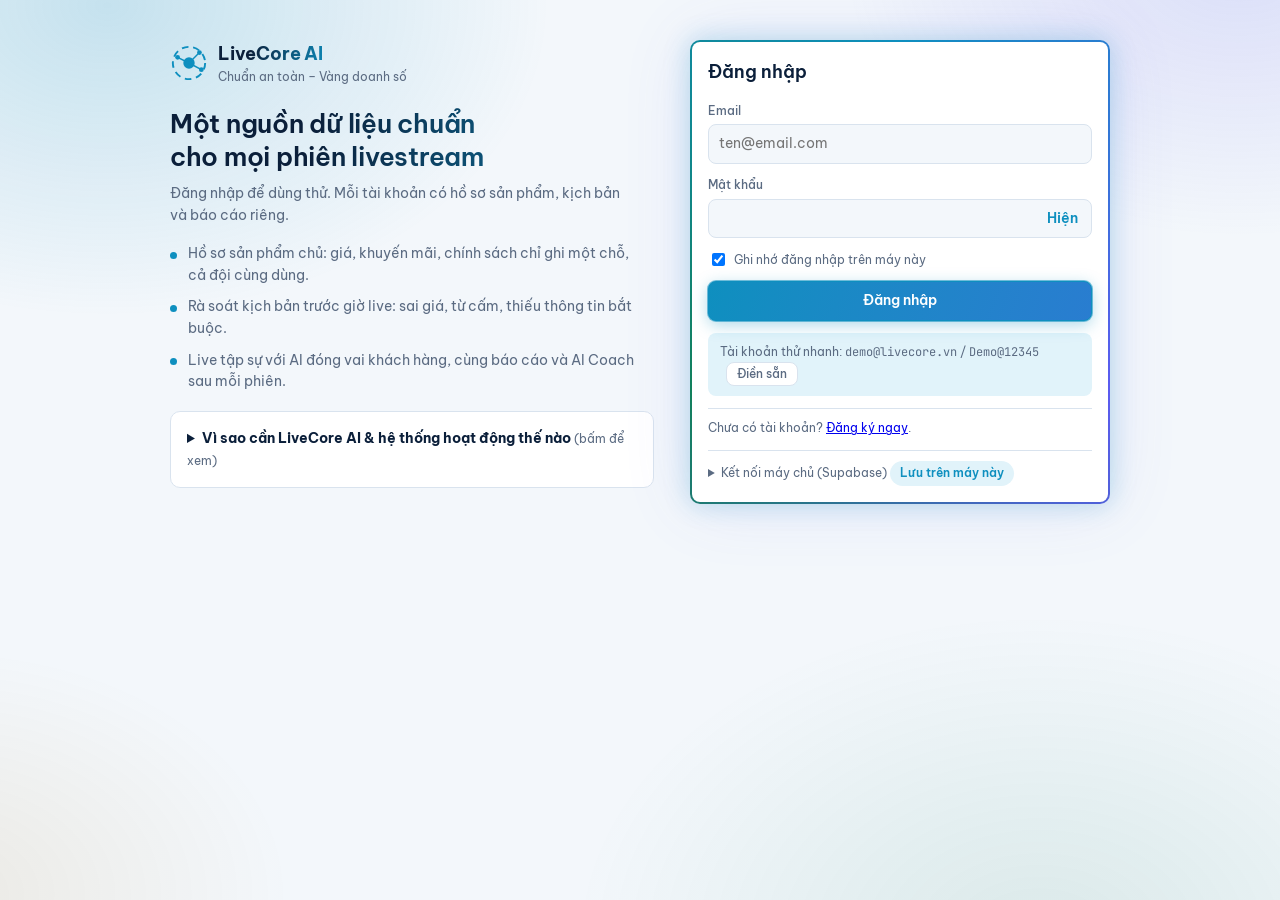
<file: index.html>
<!doctype html>
<html lang="vi">
<head>
<meta charset="utf-8">
<meta http-equiv="refresh" content="0; url=login.html">
<title>LiveCore AI</title>
<script>location.replace('login.html');</script>
</head>
<body>
<p>Đang chuyển sang trang đăng nhập… Nếu không tự chuyển, <a href="login.html">bấm vào đây</a>.</p>
</body>
</html>
</file>
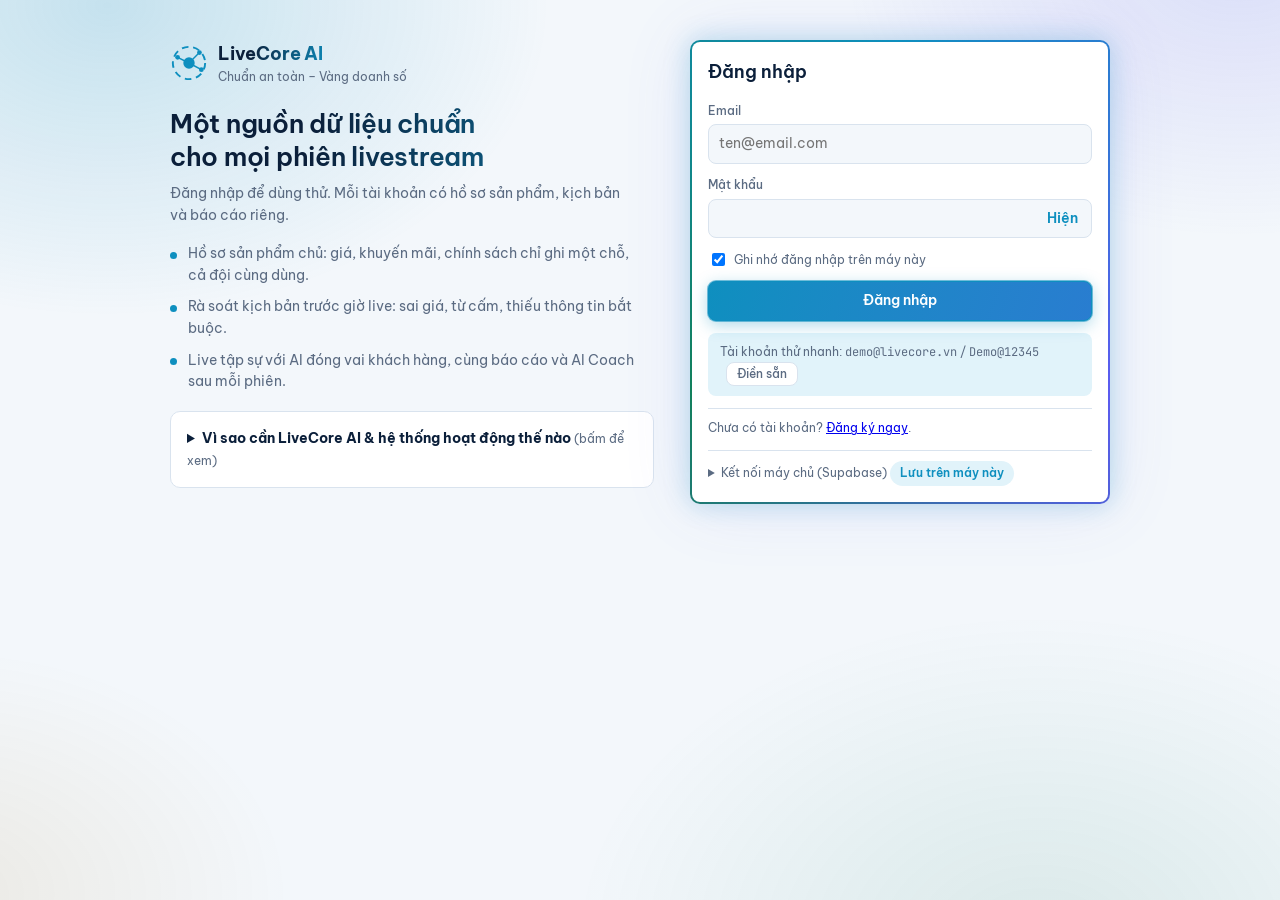
<file: app.html>
<!doctype html>
<html lang="vi">
<head>
<meta charset="utf-8">
<meta name="viewport" content="width=device-width, initial-scale=1">
<title>LiveCore AI</title>
<link rel="preconnect" href="https://fonts.googleapis.com">
<link rel="preconnect" href="https://fonts.gstatic.com" crossorigin>
<link rel="stylesheet" href="https://fonts.googleapis.com/css2?family=Be+Vietnam+Pro:wght@400;500;600;700&family=JetBrains+Mono:wght@400;600&display=swap">
<link rel="stylesheet" href="styles.css">
</head>
<body>
<div class="wrap" id="app" hidden>
  <div class="printonly" id="printHead"></div>
  <header class="top">
    <div class="brand">
      <svg viewBox="0 0 40 40" aria-hidden="true"><circle cx="20" cy="20" r="17" fill="none" stroke="var(--accent)" stroke-width="2"/><circle cx="20" cy="20" r="6" fill="var(--accent)"/><circle cx="8" cy="14" r="2.5" fill="var(--accent)"/><circle cx="31" cy="9" r="2.5" fill="var(--accent)"/><circle cx="33" cy="27" r="2.5" fill="var(--accent)"/><path d="M20 20L8 14M20 20L31 9M20 20L33 27" stroke="var(--accent)" stroke-width="1.5"/></svg>
      <div><b>LiveCore AI</b><span>Chuẩn an toàn – Vàng doanh số</span></div>
    </div>
    <span class="tag warn">Bản demo · dữ liệu mẫu</span>
    <span class="tag" id="aiState">AI: đang kiểm tra…</span>
    <span class="tag" id="planTag"></span>
    <button type="button" class="tag" id="syncTag" hidden style="border:0;cursor:pointer;font-family:inherit"></button>
    <label class="row small muted noprint" id="viewAsWrap" hidden style="gap:6px;flex-wrap:nowrap">Xem với vai trò<select id="viewAs" style="max-width:190px"></select></label>
    <button class="btn" id="logoutBtn" style="padding:4px 12px">Đăng xuất</button>
  </header>

  <div class="tabs" role="tablist" aria-label="Tính năng">
    <button class="tab" role="tab" id="t-profile" aria-selected="true" aria-controls="tab-profile">Hồ sơ sản phẩm chủ</button>
    <button class="tab" role="tab" id="t-script" aria-selected="false" aria-controls="tab-script">Rà soát kịch bản</button>
    <button class="tab" role="tab" id="t-live" aria-selected="false" aria-controls="tab-live">Phòng live<span class="rdot" id="tabLiveDot" hidden></span></button>
    <button class="tab" role="tab" id="t-sim" aria-selected="false" aria-controls="tab-sim">Live tập sự</button>
    <button class="tab" role="tab" id="t-history" aria-selected="false" aria-controls="tab-history">Lịch sử</button>
    <button class="tab" role="tab" id="t-report" aria-selected="false" aria-controls="tab-report">Báo cáo &amp; AI Coach<span class="n" id="badge" hidden>0</span></button>
    <button class="tab" role="tab" id="t-kol" aria-selected="false" aria-controls="tab-kol">KOC/KOL</button>
    <button class="tab" role="tab" id="t-policy" aria-selected="false" aria-controls="tab-policy">Chính sách TikTok Shop</button>
    <button class="tab" role="tab" id="t-account" aria-selected="false" aria-controls="tab-account">Tài khoản</button>
  </div>

  <!-- 1. PROFILE -->
  <section class="panel" id="tab-profile" role="tabpanel" aria-labelledby="t-profile">
    <p class="lead">Nguồn dữ liệu chuẩn duy nhất (Single Source of Truth). Mọi tính năng còn lại – rà soát, trợ lý bình luận, AI khách hàng, báo cáo – đều đọc từ đây. Thử sửa giá hoặc thêm từ cấm rồi sang tab khác để thấy kết quả đổi theo.</p>
    <div class="box stack" id="onb" hidden style="margin-bottom:14px"></div>
    <div class="stack" id="pBanner" hidden style="margin-bottom:14px"></div>
    <div class="grid-side">
      <div class="stack">
        <div class="plist" id="plist"></div>
        <button class="btn" id="addP">+ Thêm sản phẩm</button>
        <p class="small muted" id="addNote" role="status"></p>
        <details class="box" id="csvBox"><summary style="cursor:pointer"><b>Nhập / xuất CSV</b></summary><div class="stack" style="margin-top:10px">
          <p class="small muted" style="margin:0">Xuất toàn bộ hồ sơ để chỉnh bằng Excel, hoặc nhập nhiều sản phẩm cùng lúc. Sản phẩm trùng tên sẽ được cập nhật, tên mới sẽ được thêm.</p>
          <div class="row"><button class="btn" id="csvExp">Tải file CSV</button><button class="btn" id="csvCopy">Sao chép CSV</button><label class="btn" for="csvFile" style="cursor:pointer">Chọn file để nhập</label><input type="file" id="csvFile" accept=".csv,text/csv" hidden></div>
          <textarea id="csvTxt" rows="3" aria-label="Dán nội dung CSV" placeholder="Hoặc dán nội dung CSV vào đây"></textarea>
          <div class="row"><button class="btn" id="csvPrev">Xem trước khi nhập</button></div>
          <div class="stack" id="csvOut" role="status"></div>
        </div></details>
      </div>
      <div class="box stack" id="pform"></div>
    </div>
  </section>

  <!-- 2. SCRIPT -->
  <section class="panel" id="tab-script" role="tabpanel" aria-labelledby="t-script" hidden>
    <p class="lead">Dán kịch bản livestream. Hệ thống đối chiếu với Hồ sơ sản phẩm chủ và bộ quy tắc phát ngôn: sai giá, hết hạn khuyến mãi, từ ngữ tuyệt đối hóa, cam kết y tế, thiếu thông tin bắt buộc. Mức <b>Nghiêm trọng</b> là cảnh báo tự động vì sai rõ ràng; mức <b>Cảnh báo</b> là gợi ý xem lại, quyết định cuối vẫn ở bạn.</p>
    <details class="box" id="vidBox" style="margin-bottom:14px">
      <summary style="cursor:pointer"><b>Chuyển video/audio thành văn bản để rà soát (AI)</b> <span class="muted small">(cần đăng nhập tài khoản đám mây)</span></summary>
      <div class="stack" style="margin-top:10px">
        <p class="small muted" style="margin:0">Dùng cho video quay thử hoặc đoạn cần kiểm tra lại. Quá trình gồm 2 bước tách biệt: (1) <b>chuyển thành văn bản có mốc thời gian</b> cho từng câu — bấm vào mốc thời gian sẽ nhảy video tới đúng đoạn đó; (2) sau khi xem lại bản chuyển, bấm “Phân tích nội dung” để rà soát — không tự rà soát ngay để bạn có thể sửa bản chuyển (nếu AI nghe sai) trước khi phân tích. File tải lên và link video <i>không phải YouTube</i> được xử lý bởi máy chủ riêng của nhóm (tách âm thanh + nhận dạng giọng nói, cho mốc thời gian chính xác); link YouTube vẫn dùng AI đọc trực tiếp như trước (mốc thời gian khi đó chỉ là ước lượng). Chỉ tải lên hoặc dán link nội dung bạn có quyền sử dụng.</p>
        <details class="box" id="vidWorkerCfgBox" style="padding:10px 12px">
          <summary style="cursor:pointer" class="small"><b>Cấu hình máy chủ xử lý video (transcription worker)</b></summary>
          <div class="stack" style="margin-top:8px">
            <p class="small muted" style="margin:0">Chỉ cần cho file tải lên và link video không phải YouTube. Người triển khai tự chạy máy chủ này (xem <code class="mono">transcription-worker/README.md</code> đi kèm) rồi dán địa chỉ vào đây — dán một lần, mọi người dùng chung bản web này đều dùng được.</p>
            <div class="fld"><label for="vidWorkerUrl">Địa chỉ máy chủ (vd: https://ten-worker.onrender.com)</label>
              <input type="url" id="vidWorkerUrl" placeholder="https://..." autocomplete="off" spellcheck="false">
            </div>
            <div class="row"><button type="button" class="btn" id="vidWorkerSave">Lưu địa chỉ</button><span class="small muted" id="vidWorkerMsg" role="status"></span></div>
          </div>
        </details>
        <div class="fld"><label for="vidFile">Tải file lên (tối đa 8MB, khoảng 30–60 giây)</label>
          <div class="row"><label class="btn" for="vidFile" style="cursor:pointer">Chọn file video/audio</label><input type="file" id="vidFile" accept="video/*,audio/*" hidden><span class="small muted" id="vidName"></span></div>
          <div class="row"><button type="button" class="btn primary" id="vidTranscribeFile">Chuyển file thành văn bản</button></div>
        </div>
        <div class="fld"><label for="vidUrl">Hoặc dán link video (YouTube, hoặc link video phát trực tiếp trên mạng)</label>
          <input type="url" id="vidUrl" placeholder="https://www.youtube.com/watch?v=..." autocomplete="off" spellcheck="false">
          <div class="row"><button type="button" class="btn primary" id="vidTranscribeUrl">Chuyển link thành văn bản</button></div>
        </div>
        <div class="small" id="vidMsg" role="status"></div>
        <div class="stack" id="vidProgressBox" hidden>
          <div class="bar"><div class="h"><span id="vidStageLabel">—</span><span id="vidStagePct" class="mono"></span></div><div class="t"><i id="vidBar" style="width:0%"></i></div></div>
        </div>
        <div class="stack" id="vidResultBox" hidden>
          <div class="grid2">
            <div class="stack">
              <h4 style="margin:0">Video</h4>
              <div id="vidPreviewWrap"></div>
            </div>
            <div class="stack">
              <h4 style="margin:0">Bản chuyển văn bản (bấm mốc thời gian để nhảy video)</h4>
              <div class="preview" id="vidTranscriptList" style="max-height:260px"></div>
            </div>
          </div>
          <div class="row" style="align-items:center"><button type="button" class="btn primary" id="vidAnalyzeBtn">Phân tích nội dung</button><button type="button" class="btn" id="vidCopyBtn">Sao chép văn bản</button><span class="small muted" id="vidCopyMsg" role="status">Bấm “Phân tích nội dung” sẽ tự dán toàn bộ văn bản (không kèm mốc thời gian) xuống khung Kịch bản rồi rà soát.</span></div>
          <div class="stack" id="vidFindBox" hidden>
            <h4 style="margin:0">Phát hiện theo từng câu <span class="muted small">(bộ luật từ khóa + AI đọc hiểu ngữ nghĩa, bấm mốc thời gian để nhảy video)</span></h4>
            <div class="stack" id="vidFindOut"><div class="empty">Đang phân tích…</div></div>
          </div>
        </div>
      </div>
    </details>
    <div class="grid2">
      <div class="box stack">
        <h3>Kịch bản</h3>
        <textarea id="scriptIn" rows="14" aria-label="Kịch bản livestream"></textarea>
        <div class="row"><button class="btn primary" id="runScan">Rà soát ngay</button><button class="btn" id="loadSample">Nạp kịch bản mẫu</button><button class="btn" id="clearScript">Xóa</button></div>
        <p class="small muted">Quy tắc trong bản demo là bộ mẫu để minh họa cơ chế, chưa phải tư vấn pháp lý.</p>
      </div>
      <div class="stack" id="scanOut"><div class="empty">Bấm “Rà soát ngay” để xem kết quả.</div></div>
    </div>
    <details class="box" id="rulesBox" style="margin-top:18px"><summary style="cursor:pointer"><b>Bộ quy tắc và căn cứ pháp lý đang dùng</b> <span class="muted small">(bấm để xem)</span></summary><div id="rulesBody" class="stack" style="margin-top:12px"></div></details>
    <details class="box" id="evalBox" style="margin-top:14px"><summary style="cursor:pointer"><b>Kiểm định độ chính xác</b> <span class="muted small">(bộ câu mẫu nội bộ)</span></summary><div class="stack" style="margin-top:12px"><p class="small muted">Chạy bộ quy tắc trên các câu đã gán nhãn sẵn (đạt, cảnh báo, nghiêm trọng) và so kết quả. Dùng hồ sơ mẫu nên không bị ảnh hưởng bởi dữ liệu bạn đã sửa.</p><div class="row"><button class="btn primary" id="evalRun">Chạy kiểm định</button></div><div class="stack" id="evalOut"></div></div></details>
  </section>

  <!-- 3. LIVE ROOM -->
  <section class="panel" id="tab-live" role="tabpanel" aria-labelledby="t-live" hidden>
    <p class="lead">Mô phỏng phiên live đang chạy: bình luận đổ về theo thời gian, trợ lý xếp ưu tiên và gợi ý câu trả lời lấy từ Hồ sơ sản phẩm; ô “Phát ngôn” cảnh báo ngay khi bạn nói sai giá hoặc vi phạm.</p>
    <div class="row" id="liveAlertsRow" hidden style="margin-bottom:14px;align-items:center;gap:8px">
      <button class="camIconBtn" type="button" id="liveAlertsBtn" title="Cảnh báo khuyến mãi/giấy tờ">
        <svg viewBox="0 0 24 24" fill="none" stroke="currentColor" stroke-width="2" stroke-linecap="round" stroke-linejoin="round" width="18" height="18" aria-hidden="true"><path d="M9 18h6"/><path d="M10 22h4"/><path d="M12 2a7 7 0 0 0-4 12.7c.6.5 1 1.3 1 2.3h6c0-1 .4-1.8 1-2.3A7 7 0 0 0 12 2z"/></svg>
      </button>
      <span class="tag warn" id="liveAlertsCount" hidden></span>
    </div>
    <div class="grid2">
      <div class="box stack">
        <div class="row"><h3 style="margin-right:auto">Bình luận</h3><span class="livebadge" id="liveDot" hidden>LIVE</span><span class="tag" id="liveClock" hidden></span><button class="btn" id="feedStatsBtn">📊 Thống kê</button><button class="btn" id="feedExportBtn">Xuất CSV</button><button class="btn" id="liveToggle">Bắt đầu phiên live</button><button class="btn primary" id="liveEnd" hidden disabled>Kết thúc &amp; lưu kết quả</button></div>
        <div class="stack" id="realBox" hidden style="border:1px dashed var(--line);border-radius:12px;padding:12px">
          <div class="row" id="tkBridgeBox" hidden style="align-items:center;gap:8px">
            <button class="camIconBtn" type="button" id="tkBridgeBtn" aria-pressed="false" title="Kết nối trực tiếp TikTok LIVE — nhận bình luận, quà tặng, theo dõi, chia sẻ, thích thật qua máy chủ cầu nối trên máy bạn">
              <svg viewBox="0 0 24 24" fill="none" stroke="currentColor" stroke-width="2" stroke-linecap="round" stroke-linejoin="round" width="18" height="18" aria-hidden="true"><path d="M10 13a5 5 0 0 0 7.54.54l3-3a5 5 0 0 0-7.07-7.07l-1.72 1.71"/><path d="M14 11a5 5 0 0 0-7.54-.54l-3 3a5 5 0 0 0 7.07 7.07l1.71-1.71"/></svg>
            </button>
            <span class="tag ok" id="tkBridgeTag" hidden>Đang nhận trực tiếp</span>
            <span class="small muted" id="tkBridgeNote" role="status">Chưa kết nối.</span>
          </div>
          <div id="tkBridgePanel" class="stack" hidden>
            <p class="small muted" style="margin:0">Trình duyệt không tự kết nối được vào TikTok LIVE, cần chạy trước một máy chủ cầu nối nhỏ trên máy bạn: mở <code>tiktok_bridge.py</code> (đi kèm tool "TikTok LIVE Comment Collector"), giữ cửa sổ đó đang chạy, rồi nhập username bên dưới — bình luận, quà tặng, theo dõi, chia sẻ, thích thật sẽ tự hiện vào danh sách, không cần xuất/tải CSV thủ công nữa.</p>
            <div class="row" style="flex-wrap:wrap;align-items:flex-end">
              <label class="f" style="flex:1;min-width:160px">Username TikTok đang LIVE<input type="text" id="tkBridgeUser" placeholder="vd: tenshop hoặc @tenshop"></label>
              <label class="f" style="flex:1;min-width:170px">Địa chỉ bridge<input type="text" id="tkBridgeUrl" placeholder="ws://localhost:8765"></label>
              <button class="btn primary" type="button" id="tkBridgeGo">Kết nối</button>
              <button class="btn" type="button" id="tkBridgeStop" hidden>Ngắt kết nối</button>
            </div>
          </div>
          <div class="row" id="evtShowRow" style="flex-wrap:wrap;gap:10px 14px">
            <span class="small muted">Hiện trong danh sách:</span>
            <label class="row small" style="gap:4px"><input type="checkbox" id="showComment"> Bình luận</label>
            <label class="row small" style="gap:4px"><input type="checkbox" id="showGift"> Quà tặng</label>
            <label class="row small" style="gap:4px"><input type="checkbox" id="showFollow"> Theo dõi</label>
            <label class="row small" style="gap:4px"><input type="checkbox" id="showShare"> Chia sẻ</label>
            <label class="row small" style="gap:4px"><input type="checkbox" id="showLike"> Thích</label>
          </div>
          <div class="row" style="margin-top:8px;align-items:center;gap:8px">
            <button class="camIconBtn" type="button" id="realManualBtn" title="Nhập bình luận thủ công — dán chữ, đọc ảnh chụp, hoặc tải file CSV">
              <svg viewBox="0 0 24 24" fill="none" stroke="currentColor" stroke-width="2" stroke-linecap="round" stroke-linejoin="round" width="18" height="18" aria-hidden="true"><path d="M9 5H7a2 2 0 0 0-2 2v12a2 2 0 0 0 2 2h10a2 2 0 0 0 2-2V7a2 2 0 0 0-2-2h-2"/><rect x="9" y="3" width="6" height="4" rx="1"/><path d="M9 12h6M9 16h4"/></svg>
            </button>
            <span class="small muted">Hoặc nhập thủ công: dán bình luận, đọc ảnh chụp, hoặc tải CSV</span>
          </div>
          <div id="realManualPanel" class="stack" hidden>
            <p class="small muted" style="margin:0">Sao chép bình luận dán vào đây, mỗi dòng một bình luận (có thể ghi “Tên: nội dung”). Hoặc dán/tải một ảnh chụp màn hình để AI đọc giúp, hoặc tải thẳng file CSV xuất từ tool "TikTok LIVE Comment Collector" (kèm gift/follow/share/like nếu tool bắt được).</p>
            <textarea id="realTxt" rows="4" aria-label="Bình luận thật" placeholder="Ngọc Anh: Serum Lumi giá sao shop&#10;Minh Tuấn: Áo Nami còn size XL không"></textarea>
            <div class="row" style="flex-wrap:wrap">
              <button class="btn primary" id="realAdd">Thêm vào danh sách</button>
              <label class="btn" for="realImg" id="realImgL" style="cursor:pointer">Đọc từ ảnh chụp</label><input type="file" id="realImg" accept="image/png,image/jpeg,image/webp" hidden>
              <label class="btn" for="realCsv" id="realCsvL" style="cursor:pointer">Tải file CSV</label><input type="file" id="realCsv" accept=".csv" hidden>
              <span class="small muted" id="realNote" role="status"></span>
            </div>
          </div>
        </div>
        <div class="box stack" id="liveResult" hidden style="background:var(--bg)"></div>
        <div class="box stack" id="feedStats" hidden style="background:var(--bg)"></div>
        <div class="feed" id="feed"><div class="empty">Bấm “Bắt đầu phiên live” để bình luận bắt đầu đổ về.</div></div>
        <div class="suggest" id="suggest" hidden></div>
      </div>
      <div class="stack" style="gap:16px">
        <div class="box stack" id="camBoxLive" style="gap:10px">
          <div class="stack" id="liveProdRow" style="gap:6px">
            <div class="row" style="align-items:center;gap:10px">
              <button class="btn" type="button" id="liveProdPickBtn">Chọn sản phẩm live</button>
              <span class="small muted" id="liveProdSummary"></span>
            </div>
          </div>
          <div id="kolRow" class="stack" style="gap:6px" hidden>
            <div class="row" style="align-items:flex-end"><label class="f" style="flex:1;min-width:170px">KOC/KOL đang live<select id="kolSel"></select></label>
            <input type="text" id="kolQuickName" maxlength="40" placeholder="Thêm nhanh: tên KOC/KOL mới" aria-label="Tên KOC/KOL mới" style="flex:1;min-width:150px"><button class="btn" id="kolQuickAdd">Thêm</button></div>
            <div class="err" id="liveNote" role="alert"></div>
          </div>
          <div class="row" id="srcRow" style="align-items:center;gap:14px;flex-wrap:wrap">
            <div class="cycle" role="group" aria-label="Nguồn bình luận"><span>Nguồn:</span><button data-src="sim" aria-pressed="true">Mô phỏng</button><button data-src="real" aria-pressed="false">Bình luận thật</button></div>
            <label class="row small" id="platRow" hidden style="gap:6px;align-items:center">Nền tảng:<select id="platSel" aria-label="Chọn nền tảng đang live"><option value="facebook">Facebook</option><option value="tiktok">TikTok</option><option value="youtube">YouTube</option><option value="shopee">Shopee</option><option value="khac">Khác</option></select></label>
          </div>
          <div class="row" style="gap:8px;align-items:center;border-top:1px dashed var(--line);padding-top:10px">
            <button class="camIconBtn" type="button" id="camLiveBtn" aria-pressed="false" title="Bật camera xem trước — tự bật khi bắt đầu phiên live, chỉ hiện trên máy bạn, không ghi hay gửi đi đâu">
              <svg viewBox="0 0 24 24" fill="none" stroke="currentColor" stroke-width="2" stroke-linecap="round" stroke-linejoin="round" width="18" height="18" aria-hidden="true"><path d="M23 7l-7 5 7 5V7z"/><rect x="1" y="5" width="15" height="14" rx="2"/></svg>
            </button>
            <button class="camIconBtn" type="button" id="camLivePipBtn" aria-pressed="false" title="Mở camera nổi" hidden disabled>
              <svg viewBox="0 0 24 24" fill="none" stroke="currentColor" stroke-width="2" stroke-linecap="round" stroke-linejoin="round" width="16" height="16" aria-hidden="true"><rect x="2" y="4" width="20" height="16" rx="2"/><rect x="12" y="12" width="8" height="6" rx="1" fill="currentColor" stroke="none"/></svg>
            </button>
            <button class="camIconBtn" type="button" id="micBtn" aria-pressed="false" title="Micro đang tắt — bấm để bật nhận diện giọng nói">
              <svg viewBox="0 0 24 24" fill="none" stroke="currentColor" stroke-width="2" stroke-linecap="round" stroke-linejoin="round" width="18" height="18" aria-hidden="true"><path d="M12 1a3 3 0 0 0-3 3v8a3 3 0 0 0 6 0V4a3 3 0 0 0-3-3z"/><path d="M19 10v2a7 7 0 0 1-14 0v-2"/><line x1="12" y1="19" x2="12" y2="23"/><line x1="8" y1="23" x2="16" y2="23"/></svg>
            </button>
            <button class="camIconBtn" type="button" id="micSrcBtn" aria-pressed="false" title="Nguồn giọng nói: Mic ngoài — bấm để đổi hoặc xem hướng dẫn dùng âm thanh máy tính">
              <svg viewBox="0 0 24 24" fill="none" stroke="currentColor" stroke-width="2" stroke-linecap="round" stroke-linejoin="round" width="18" height="18" aria-hidden="true"><line x1="4" y1="21" x2="4" y2="14"/><line x1="4" y1="10" x2="4" y2="3"/><line x1="12" y1="21" x2="12" y2="12"/><line x1="12" y1="8" x2="12" y2="3"/><line x1="20" y1="21" x2="20" y2="16"/><line x1="20" y1="12" x2="20" y2="3"/><line x1="1" y1="14" x2="7" y2="14"/><line x1="9" y1="8" x2="15" y2="8"/><line x1="17" y1="16" x2="23" y2="16"/></svg>
            </button>
            <button class="camIconBtn" type="button" id="ttsOn" aria-pressed="false" title="Đọc cảnh báo nghiêm trọng bằng giọng nói (chỉ nên bật khi đeo tai nghe, kẻo cảnh báo bị phát lên sóng)">
              <svg viewBox="0 0 24 24" fill="none" stroke="currentColor" stroke-width="2" stroke-linecap="round" stroke-linejoin="round" width="18" height="18" aria-hidden="true"><path d="M11 5 6 9H2v6h4l5 4V5z"/><path d="M15.5 8.5a5 5 0 0 1 0 7"/><path d="M19 5.5a9 9 0 0 1 0 13"/></svg>
            </button>
            <span class="tag" id="camLiveTag" hidden>Đang bật</span>
            <span class="small muted" id="camLiveNote" role="status"></span>
          </div>
          <div class="camwrap" id="camLiveWrap" hidden><video id="camLiveVid" autoplay playsinline muted hidden class="camvid"></video></div>
        </div>
        <div class="box stack" id="ssLiveBox">
          <div class="row" style="gap:8px;align-items:center">
            <button class="camIconBtn" type="button" id="ssLiveBtn" aria-pressed="false" title="Chia sẻ màn hình đang live trên TikTok — tự bật khi bắt đầu phiên live, chỉ hiện trên máy bạn, không ghi hay gửi đi đâu">
              <svg viewBox="0 0 24 24" fill="none" stroke="currentColor" stroke-width="2" stroke-linecap="round" stroke-linejoin="round" width="18" height="18" aria-hidden="true"><rect x="2" y="3" width="20" height="14" rx="2"/><path d="M8 21h8M12 17v4"/></svg>
            </button>
            <span class="tag" id="ssLiveTag" hidden>Đang chia sẻ</span>
            <span class="small muted" id="ssLiveNote" role="status">Chia sẻ màn hình đang live trên TikTok để tự xem lại ngay trong lúc live.</span>
          </div>
          <div class="scrwrap" id="ssLiveWrap" hidden><video id="ssLiveVid" autoplay playsinline muted hidden class="scrvid"></video></div>
        </div>
        <div class="box stack">
          <h3>Phát ngôn của streamer</h3>
          <p class="small muted">Gõ đúng như bạn sẽ nói trên sóng. Thử: “Serum này rẻ nhất thị trường, chỉ 299k, khỏi mụn sau 3 ngày”.</p>
          <textarea id="speech" rows="4" aria-label="Phát ngôn"></textarea>
          <div class="row"><button class="btn primary" id="sendSpeech">Kiểm tra &amp; ghi nhật ký</button></div>
          <div id="speechOut"></div>
        </div>
      </div>
    </div>
    <div class="box stack" id="tpBox" style="margin-top:16px">
      <div class="row"><h3 style="margin-right:auto">Kịch bản dẫn và checklist</h3><label class="row small muted" for="tpBig" style="gap:6px"><input type="checkbox" id="tpBig"> Chữ lớn</label><button class="btn" id="tpReload">Nạp lại kịch bản</button><button class="btn" id="tpReset">Bắt đầu lại</button></div>
      <p class="small muted" style="margin:0">Kịch bản lấy từ tab Rà soát. Khi bạn nói (bằng micro hoặc gõ ở ô Phát ngôn), câu đang đọc được đánh dấu và di chuyển theo, còn checklist tự tích khi bạn đã nói đủ ý.</p>
      <div class="grid2"><div class="tp" id="tpList" aria-label="Kịch bản dẫn"></div><div class="stack"><h4>Checklist tự tích</h4><div id="tpCheck"></div><div class="small muted">Các mục theo ngành hàng hiện ra khi bạn nhắc tên sản phẩm.</div></div></div>
      <div class="row" style="border-top:1px dashed var(--line);padding-top:10px"><label class="row small" for="hudOn" style="gap:6px"><input type="checkbox" id="hudOn" checked> Bảng cảnh báo nổi khi đang live</label><label class="row small" for="beepOn" style="gap:6px"><input type="checkbox" id="beepOn"> Âm báo khi có cảnh báo</label><button class="btn" id="pipBtn" hidden>Mở cửa sổ nổi riêng</button><span class="small muted" id="pipNote"></span></div>
    </div>
  </section>

  <!-- 4. SIMULATOR -->
  <section class="panel" id="tab-sim" role="tabpanel" aria-labelledby="t-sim" hidden>
    <p class="lead">AI đóng vai khách hàng đặt câu hỏi khó dựa trên Hồ sơ sản phẩm. Bạn trả lời như đang live; mỗi câu trả lời được kiểm tra độ chính xác và tuân thủ. Trong lúc luyện, hệ thống không gợi ý câu trả lời — mọi nhận xét chỉ hiện ở báo cáo cuối phiên. <a href="#" id="simGoHist">Xem danh sách các phiên đã luyện →</a></p>
    <div class="box stack">
      <div class="row">
        <label class="f" style="min-width:200px">Dạng khách hàng<select id="persona"></select></label>
        <label class="f" style="min-width:200px">Sản phẩm<select id="simProd"></select></label>
        <label class="f" style="min-width:160px">Mức độ khó<select id="simDiff"><option value="easy">Dễ (4 câu hỏi)</option><option value="med" selected>Trung bình (6 câu hỏi)</option><option value="hard">Khó (8 câu hỏi)</option></select></label>
        <div class="row" style="margin-left:auto;align-self:flex-end"><button class="btn primary" id="simStart">Bắt đầu phiên tập</button><button class="btn" id="simEnd" disabled>Kết thúc &amp; xem báo cáo</button></div>
      </div>
      <div class="row" style="align-items:flex-start;gap:16px;flex-wrap:wrap">
        <div class="camwrap"><video id="camSimVid" autoplay playsinline muted hidden class="camvid"></video></div>
        <div class="stack" style="flex:1;min-width:160px;gap:6px">
          <span class="tag" id="camSimTag" hidden>Đang bật</span>
          <p class="small muted" style="margin:0">Bật camera để vừa tập trả lời khách vừa xem lại biểu cảm, ánh mắt, tư thế của mình như đang live thật.</p>
          <div class="row"><button class="btn" type="button" id="camSimBtn">Bật camera</button><button class="btn" type="button" id="camSimPipBtn" disabled>Mở camera nổi</button></div>
          <span class="small muted" id="camSimNote" role="status"></span>
        </div>
      </div>
      <div class="chat" id="chat" aria-live="polite"><div class="empty" style="margin:auto">Chọn dạng khách hàng rồi bấm “Bắt đầu phiên tập”.</div></div>
      <div class="row" style="flex-wrap:nowrap"><input type="text" id="simIn" placeholder="Trả lời khách bằng lời nói hoặc gõ chữ…" aria-label="Câu trả lời" disabled><button class="btn" id="simMic" disabled>Bật micro</button><button class="btn primary" id="simSend" disabled>Gửi</button></div>
      <div class="row small muted" style="gap:16px">
        <label class="row" for="simTts" style="gap:6px"><input type="checkbox" id="simTts" checked> Khách đọc câu hỏi thành tiếng</label>
        <label class="row" for="simAuto" style="gap:6px"><input type="checkbox" id="simAuto" checked> Tự mở micro khi bắt đầu phiên (mở một lần cho cả phiên)</label>
        <span class="eq" id="simEq" aria-hidden="true"><i></i><i></i><i></i><i></i><i></i></span><span id="simVoiceNote"></span>
      </div>
    </div>
    <details class="box" id="qsetBox" style="margin-top:16px">
      <summary style="cursor:pointer"><b>Bộ câu hỏi tuỳ chỉnh</b> <span class="muted small">(tự soạn thêm dạng khách và câu hỏi riêng để luyện đa dạng hơn)</span></summary>
      <div class="stack" style="margin-top:12px">
        <p class="small muted" style="margin:0">Mỗi dòng là một câu hỏi khách sẽ hỏi bạn; hệ thống sẽ hỏi ngẫu nhiên theo thứ tự khác nhau mỗi phiên tập. Có thể dùng <code>{n}</code> để tự thay bằng tên sản phẩm đang chọn. Tải lên file .txt/.csv (mỗi dòng một câu) hoặc dán trực tiếp vào ô bên dưới.</p>
        <div class="row">
          <label class="f" style="min-width:220px">Tên dạng khách hàng<input type="text" id="qsName" placeholder="VD: Khách hay hỏi ship COD"></label>
          <label class="btn" for="qsFile" style="cursor:pointer;align-self:flex-end">Chọn file để nạp câu hỏi</label><input type="file" id="qsFile" accept=".txt,.csv,text/plain,text/csv" hidden>
        </div>
        <textarea id="qsTxt" rows="5" aria-label="Danh sách câu hỏi, mỗi dòng một câu" placeholder="Mỗi dòng một câu hỏi, ví dụ:&#10;{n} còn hàng không bạn?&#10;Mua ở đây có được ship COD không?"></textarea>
        <div class="row"><button class="btn primary" id="qsSave">Lưu bộ câu hỏi này</button><span class="small muted" id="qsNote" role="status"></span></div>
        <div class="stack" id="qsList"></div>
      </div>
    </details>
    <div class="box stack" id="simProg" style="margin-top:16px"></div>
  </section>

  <!-- 4b. HISTORY -->
  <section class="panel" id="tab-history" role="tabpanel" aria-labelledby="t-history" hidden>
    <div id="histBody"></div>
  </section>

  <!-- 5. REPORT -->
  <section class="panel" id="tab-report" role="tabpanel" aria-labelledby="t-report" hidden>
    <p class="lead">Báo cáo tổng hợp từ mọi thứ bạn vừa làm trong phiên này (rà soát, phòng live, live tập sự). AI Coach chỉ ra điểm cần cải thiện.</p>
    <div class="row noprint" style="margin-bottom:12px"><button class="btn" id="rPrint">In / lưu PDF báo cáo</button></div>
    <div class="box stack" style="margin-bottom:18px"><h3>Độ chính xác của hệ thống cảnh báo</h3><p class="small muted" style="margin:0">Đo trên bộ câu kiểm định độc lập (chưa dùng để soạn quy tắc): cảnh báo đúng bao nhiêu, bỏ sót bao nhiêu, báo nhầm bao nhiêu.</p><div id="sysAcc"></div></div>
    <div class="grid2">
      <div class="box stack"><h3>Tiêu chí đánh giá</h3><div class="bars" id="bars"></div><div id="reportCmp" style="margin-top:4px"></div></div>
      <div class="box stack"><h3>AI Coach</h3><div id="coach"></div><button class="btn primary" id="coachBtn">Nhờ AI Coach nhận xét</button></div>
    </div>
    <div class="box" style="margin-top:18px"><h3>Nhật ký phiên</h3><div class="log" id="log"></div></div>
  </section>

  <!-- 5b. KOC/KOL -->
  <section class="panel" id="tab-kol" role="tabpanel" aria-labelledby="t-kol" hidden>
    <div id="kolBody"></div>
  </section>

  <!-- 5c. TIKTOK SHOP POLICY -->
  <section class="panel" id="tab-policy" role="tabpanel" aria-labelledby="t-policy" hidden>
    <p class="lead">Tóm tắt Chính sách Nội dung của TikTok Shop dành cho người bán/người sáng tạo, để bạn tra nhanh trước khi live. Đây là bản tóm tắt để đọc nhanh, không thay cho văn bản chính thức của TikTok Shop — bấm từng mục để xem chi tiết và ví dụ.</p>
    <div class="row" style="margin-bottom:12px"><label class="f" style="min-width:220px;flex:1">Tìm trong chính sách<input type="text" id="ttSearch" placeholder="VD: giảm cân, zalo, cờ bạc, AIGC…"></label></div>
    <div class="stack" id="ttPolicyBody"></div>
  </section>

  <!-- 6. ACCOUNT -->
  <section class="panel" id="tab-account" role="tabpanel" aria-labelledby="t-account" hidden>
    <div id="acctBody"></div>
  </section>
</div>

<script src="shared.js"></script>
<script>
/* ===== dữ liệu mẫu (thương hiệu và số liệu hư cấu) ===== */
const SAMPLE_PRODUCTS=()=>[
 {id:'p1',industry:'mypham',name:'Serum Vitamin C Lumi 30ml',keys:'lumi, serum',price:389000,promo:329000,promoUntil:isoDay(9),
  origin:'Sản xuất tại Việt Nam theo công thức Hàn Quốc',
  benefits:'Làm sáng da, hỗ trợ mờ thâm sau 4–8 tuần dùng đều đặn\nKết cấu lỏng nhẹ, thấm nhanh\nDùng buổi tối, kèm kem chống nắng ban ngày',
  banned:'khỏi mụn\ntrị mụn\ntrị nám\nhết thâm\nkhông kích ứng\nan toàn tuyệt đối',
  policy:'Đổi trả trong 7 ngày nếu lỗi nhà sản xuất hoặc dị ứng có chứng từ; giao sai hàng được hoàn tiền.',
  faq:'Da nhạy cảm dùng được không|Nên thử một vùng nhỏ sau tai 24 giờ trước khi dùng cả mặt. Da đang tổn thương thì chưa nên dùng.\nDùng khi mang thai được không|Bạn nên hỏi bác sĩ trước khi dùng mỹ phẩm chứa hoạt chất. Shop không tư vấn y tế.\nBao lâu thấy hiệu quả|Thường 4–8 tuần dùng đều, tùy làn da. Shop không cam kết kết quả cụ thể.\nCó ship COD không|Có, bạn được kiểm tra hàng khi nhận.'},
 {id:'p2',industry:'giadung',name:'Máy xay mini Blendy 350ml',keys:'blendy, máy xay',price:459000,promo:399000,promoUntil:isoDay(4),
  origin:'Lắp ráp tại Việt Nam',
  benefits:'Dung tích 350ml, xay sinh tố và đá viên nhỏ\nSạc USB-C, khoảng 12–15 lần xay mỗi lần sạc\nThân nhựa Tritan không chứa BPA',
  banned:'không bao giờ hỏng\nxay được mọi thứ\nbền vĩnh viễn\nrẻ nhất',
  specs:'Dung tích|350ml\nChất liệu|Nhựa Tritan',
  policy:'Bảo hành 12 tháng; 1 đổi 1 trong 7 ngày nếu lỗi kỹ thuật.',
  faq:'Xay được đá không|Xay được đá viên nhỏ, nên thêm chút nước. Không xay đá cây lớn.\nRửa thế nào|Tháo cụm lưỡi rửa nước. Không ngâm phần đế có mạch điện.\nPin dùng được bao lâu|Khoảng 12–15 lần xay mỗi lần sạc theo thử nghiệm của nhà sản xuất.'},
 {id:'p3',industry:'thoitrang',name:'Áo khoác chống nắng UV Nami',keys:'nami, áo khoác',price:249000,promo:199000,promoUntil:isoDay(-1),
  origin:'May tại Việt Nam',
  benefits:'Vải thoáng, chỉ số UPF 50+ theo công bố của nhà sản xuất\nCó mũ trùm và lỗ xỏ ngón tay\nSize S đến XXL',
  banned:'chống nắng 100%\nchặn hoàn toàn tia UV\nkhông bao giờ đen da',
  specs:'Chất liệu|Vải dù chống nước pha lưới thoáng khí',
  policy:'Đổi size trong 7 ngày, còn nguyên tem mác; shop chịu phí ship lần đổi đầu tiên.',
  faq:'Cao 1m65 nặng 65kg mặc size nào|Thường vừa size L hoặc XL. Bạn nhắn chiều cao, cân nặng để shop tư vấn kỹ hơn.\nGiặt máy được không|Giặt máy chế độ nhẹ, không dùng nước tẩy.'},
 {id:'p4',industry:'tpcn',name:'Viên uống Collagen Kira 60 viên',keys:'kira, collagen',price:590000,promo:490000,promoUntil:isoDay(12),
  origin:'Sản xuất tại Việt Nam',
  benefits:'Bổ sung collagen và vitamin C, hỗ trợ làn da khỏe từ bên trong\nDùng 2 viên mỗi ngày sau bữa ăn\nThực phẩm chức năng, không phải là thuốc và không có tác dụng thay thế thuốc chữa bệnh',
  banned:'chữa bệnh\nthay thế thuốc\nhết nhăn\nbác sĩ khuyên dùng\ngiảm cân nhanh',
  policy:'Đổi trả trong 7 ngày nếu hộp còn nguyên seal hoặc lỗi từ nhà sản xuất.',
  faq:'Phụ nữ mang thai dùng được không|Bạn nên hỏi bác sĩ trước khi dùng. Sản phẩm không phải thuốc.\nDùng bao lâu thấy hiệu quả|Tùy cơ địa từng người, shop không cam kết kết quả cụ thể.\nDùng chung với thuốc đang điều trị được không|Bạn hỏi bác sĩ hoặc dược sĩ đang điều trị cho bạn nhé, shop không tư vấn y tế.'},
 {id:'p5',industry:'mypham',name:'Kem chống nắng nâng tông Sunly SPF50 PA+++',keys:'sunly, chống nắng',price:259000,promo:219000,promoUntil:isoDay(6),
  origin:'Sản xuất tại Việt Nam, đạt chứng nhận CGMP-ASEAN',
  benefits:'Chống nắng phổ rộng SPF50 PA+++ theo công bố, nâng tông nhẹ tự nhiên\nKết cấu mỏng nhẹ, không gây bóng dầu\nDùng ban ngày, thoa lại sau 2–3 giờ khi ở ngoài trời lâu',
  banned:'chặn hoàn toàn tia uv\nkhông bao giờ đen da\nthay thế kem chống nắng y khoa\ntrắng da tức thì',
  policy:'Đổi trả trong 7 ngày nếu còn nguyên tem, lỗi từ nhà sản xuất hoặc dị ứng có chứng từ.',
  faq:'Da dầu mụn dùng được không|Kết cấu nhẹ, nhưng da đang viêm mụn nặng nên hỏi bác sĩ da liễu trước, bạn cũng nên thử vùng da nhỏ trước.\nCó cần dùng thêm kem chống nắng khác không|Không cần, đây đã là kem chống nắng, chỉ cần thoa lại sau 2–3 giờ khi ở ngoài trời lâu.\nMàu nâng tông có hợp da ngăm không|Sản phẩm chỉ nâng tông nhẹ, bạn nhắn tông da hiện tại để shop tư vấn thử.'},
 {id:'p6',industry:'giadung',name:'Nồi chiên không dầu Kobe 4L',keys:'kobe, nồi chiên',price:890000,promo:749000,promoUntil:isoDay(7),
  origin:'Lắp ráp tại Việt Nam, linh kiện nhập khẩu',
  benefits:'Dung tích 4L phù hợp gia đình 3–4 người\nMâm nhiệt đối lưu giúp chín đều, tiết kiệm dầu ăn\nHẹn giờ tối đa 60 phút, tự ngắt khi xong',
  banned:'không bao giờ hỏng\nbền vĩnh viễn\nkhông tốn điện\ngiòn hơn chiên dầu tuyệt đối',
  specs:'Dung tích|4 lít',
  policy:'Bảo hành 18 tháng; 1 đổi 1 trong 7 ngày nếu lỗi kỹ thuật từ nhà sản xuất.',
  faq:'Có cần thêm dầu ăn không|Có thể phết một chút dầu tùy món để giòn hơn, không bắt buộc.\nRửa mâm chiên thế nào|Mâm chiên tháo rời, rửa bằng nước rửa chén, không dùng vật cứng nhọn cạy lớp chống dính.\nHẹn giờ tối đa bao lâu|Tối đa 60 phút mỗi lần, hết giờ nồi tự ngắt.'},
 {id:'p7',industry:'thoitrang',name:'Giày sneaker thể thao Vantic',keys:'vantic, giày sneaker',price:459000,promo:379000,promoUntil:isoDay(5),
  origin:'Sản xuất tại Việt Nam',
  benefits:'Đế cao su chống trượt, đệm êm hỗ trợ đi bộ và chạy nhẹ\nForm giày ôm chân vừa phải, có size 36–43\nCó thể đổi size trong 7 ngày nếu chưa mang ra ngoài',
  banned:'êm nhất thị trường\nkhông bao giờ mòn đế\nchống trượt tuyệt đối\nsize nào cũng vừa',
  specs:'Chất liệu|Đế cao su, thân vải lưới thoáng khí',
  policy:'Đổi size trong 7 ngày nếu còn nguyên hộp, chưa mang ra ngoài; shop chịu phí ship lần đổi đầu tiên.',
  faq:'Chân bè có mang vừa không|Form giày ôm vừa phải, chân bè nên chọn tăng nửa size, bạn nhắn số đo bàn chân để shop tư vấn.\nGiặt máy được không|Nên giặt tay, phơi nơi thoáng gió, tránh nắng gắt làm bong keo đế.\nĐi mưa được không|Đế chống trượt cơ bản, không phải giày chuyên đi mưa, hạn chế ngâm nước lâu.'},
 {id:'p8',industry:'tpcn',name:'Viên uống lợi khuẩn tiêu hoá Bioflora',keys:'bioflora, lợi khuẩn',price:320000,promo:269000,promoUntil:isoDay(8),
  origin:'Sản xuất tại Việt Nam, đạt chuẩn GMP',
  benefits:'Bổ sung lợi khuẩn hỗ trợ tiêu hoá\nDùng 1 viên mỗi ngày sau bữa ăn, uống kèm nhiều nước\nThực phẩm chức năng, không phải là thuốc và không có tác dụng thay thế thuốc chữa bệnh',
  banned:'chữa bệnh\nthay thế thuốc\nkhỏi đau bụng ngay\nbác sĩ khuyên dùng\ngiảm cân nhanh',
  policy:'Đổi trả trong 7 ngày nếu hộp còn nguyên seal hoặc lỗi từ nhà sản xuất.',
  faq:'Trẻ em dùng được không|Bạn nên hỏi bác sĩ hoặc dược sĩ trước khi cho trẻ em dùng.\nDùng chung men tiêu hoá khác được không|Bạn nên hỏi dược sĩ đang tư vấn cho bạn, shop không tư vấn y tế.\nBảo quản thế nào|Bảo quản nơi khô ráo, thoáng mát, tránh ánh nắng trực tiếp.'},
 {id:'p9',industry:'giadung',name:'Nồi cơm điện Bear SB-NC30B 3L',keys:'bear, nồi cơm điện, sb-nc30b',price:1390000,promo:0,promoUntil:'',
  origin:'',
  benefits:'Dung tích nồi 3L, lòng nồi 1,2L, nấu được khoảng 12 bát cơm, phù hợp gia đình 2–4 người\nLòng nồi 6 lớp hợp kim nhôm, tráng men sứ chống dính chất lượng cao, hạn chế bong tróc tối đa\nCông suất 600W, màn hình cảm ứng với 8 chức năng: nấu cơm, nấu cháo, hầm, hấp, làm bánh, giữ ấm, hẹn giờ tới 24 tiếng\nKèm môi xới cơm, cốc đong gạo, xửng hấp',
  banned:'không bao giờ hỏng\ntuyệt đối không bám dính\nvĩnh viễn không tróc\ntốt nhất thị trường\nrẻ nhất Việt Nam\nchính hãng Bear',
  specs:'Dung tích|3 lít\nCông suất|600W',
  policy:'Bảo hành 18 tháng, hỗ trợ đổi trả theo đúng quy định sàn trong 10 ngày đầu nếu lỗi nhà sản xuất. Lưu ý: chỉ nói "chính hãng Bear" khi gian hàng đã liên kết ủy quyền thương hiệu (Brand Authorization) trên sàn.',
  faq:'Nồi cơm Bear giá bao nhiêu|Nồi cơm điện Bear SB-NC30B giá niêm yết 1.390.000đ.\nNồi Bear nấu được mấy bát cơm|Lòng nồi 1,2L, nấu được khoảng 12 bát cơm thành phẩm, phù hợp gia đình 2–4 người.\nNồi cơm Bear có phải hàng chính hãng không|Shop chỉ xác nhận chính hãng khi gian hàng đã liên kết ủy quyền thương hiệu trên sàn, bạn có thể kiểm tra ở trang gian hàng.\nNồi cơm Bear bảo hành bao lâu|Bảo hành 18 tháng, hỗ trợ đổi trả theo đúng quy định sàn trong 10 ngày đầu nếu lỗi nhà sản xuất.'},
 {id:'p10',industry:'giadung',name:'Nồi áp suất điện Kendon 4L KD-AS04L',keys:'kendon, nồi áp suất, kd-as04l',price:2490000,promo:1890000,promoUntil:isoDay(14),
  origin:'',
  benefits:'Dung tích nồi 4L, lòng nồi 2L, phù hợp gia đình 2–6 người\nMàn hình cảm ứng tiếng Việt có màu, 10 chức năng: hầm, kho, nấu cháo, nấu cơm, chiên xào, ăn lẩu, mở nắp nấu, làm sữa chua...\nCông suất 1300W, hỗ trợ hầm kho nhanh hơn, tiết kiệm thời gian\nKèm 2 lòng nồi inox 304 (kho thịt, hầm xương) và lòng nồi chống dính (chiên xào, nấu cơm mở nắp)\nHệ thống xả hơi an toàn, tự xả khi áp suất quá cao, không mở được khi áp suất trong nồi chưa an toàn\nKèm 2 nắp: nắp áp suất và nắp kính',
  banned:'tuyệt đối an toàn\n100% an toàn\nkhông bao giờ hỏng\ntốt nhất thị trường\nrẻ nhất Việt Nam',
  specs:'Dung tích|4 lít\nCông suất|1300W',
  policy:'Bảo hành 18 tháng. Lưu ý khi demo: không xả hơi bằng tay trực tiếp hướng về phía camera — hơi nước nóng phả gần ống kính có thể bị hệ thống nhận nhầm là khói cháy nổ. Không cắm dây điện lòng thòng hay dùng ổ cắm quá tải trên bàn live.',
  faq:'Nồi áp suất Kendon giá bao nhiêu|Giá niêm yết 2.490.000đ, hiện đang có ưu đãi.\nNồi áp suất Kendon nấu cho mấy người ăn|Lòng nồi 2L, phù hợp gia đình 2–6 người.\nNồi áp suất Kendon xả hơi có an toàn không|Nồi có hệ thống xả hơi an toàn, tự xả khi áp suất quá cao và không mở được khi áp suất trong nồi chưa an toàn.\nNồi áp suất Kendon bảo hành bao lâu|Bảo hành 18 tháng.'},
 {id:'p11',industry:'giadung',name:'Nồi chiên không dầu Kendon 6L KD-NK06L',keys:'kendon, nồi chiên không dầu, kd-nk06l',price:2490000,promo:1790000,promoUntil:isoDay(11),
  origin:'',
  benefits:'Dung tích 6L, nướng vừa một con gà nguyên con khoảng 1,8–1,9kg đã làm sạch, phù hợp gia đình 2–6 người\nCông suất 1800W, làm nóng nhanh, tiết kiệm thời gian\nCông nghệ chiên đối lưu 360 độ kết hợp 2 thanh truyền nhiệt trên và dưới, không cần lật trở vẫn chín đều 2 mặt, hỗ trợ giảm lượng dầu mỡ thừa\nMàn hình cảm ứng kết hợp núm xoay, 12 chức năng: nướng rau củ, thịt cá, nướng gà, nướng tôm, hâm nóng, rã đông, tùy chỉnh nhiệt độ\nChế độ phun sương tự động giúp thực phẩm mềm bên trong, giòn bên ngoài\nCửa kính cường lực trong suốt kèm đèn khoang nướng, dễ quan sát mà không cần kéo khay ra\nKhay chiên chống dính, dễ vệ sinh',
  banned:'giảm 85% mỡ thừa\ntốt nhất thị trường\nrẻ nhất Việt Nam\nkhông bao giờ hỏng\nvàng giòn tuyệt đối',
  specs:'Dung tích|6 lít\nCông suất|1800W',
  policy:'Bảo hành 18 tháng. Khi demo cắt/thái đồ ăn, tránh để lưỡi dao sắc nhọn chĩa về camera hoặc quay cận cảnh thao tác chặt.',
  faq:'Nồi chiên Kendon giá bao nhiêu|Giá niêm yết 2.490.000đ, hiện đang có giá ưu đãi.\nNồi chiên Kendon nướng được nguyên con gà không|Dung tích 6L, nướng vừa một con gà nguyên con khoảng 1,8–1,9kg đã làm sạch.\nNồi chiên Kendon có tốn điện không|Công suất 1800W, làm nóng nhanh nên tiết kiệm thời gian sử dụng.\nNồi chiên Kendon giảm dầu mỡ được nhiều không|Công nghệ chiên đối lưu 360 độ hỗ trợ giảm lượng dầu mỡ thừa so với chiên ngập dầu thông thường.'}
];
const SAMPLE_SCRIPT=`Chào cả nhà, mình mở màn với Serum Vitamin C Lumi nhé. Serum này rẻ nhất thị trường luôn, chỉ 299k thôi, dùng 3 ngày là khỏi mụn, cam kết 100% không kích ứng.
Tiếp theo là Áo khoác chống nắng Nami, giá ưu đãi 199k, chống nắng 100% luôn nha cả nhà. Chỉ còn 10 chiếc thôi, chốt nhanh kẻo hết.
Cuối cùng là Máy xay Blendy, bảo hành 12 tháng, chỉ 399k thôi ạ, xay được mọi thứ.`;

const REF={
 qc:{s:'Luật Quảng cáo 2012, Đ.8 k.11; Thông tư 12/2026/TT-BVHTTDL',l:'Luật Quảng cáo 2012 (sửa đổi 2018), Điều 8 khoản 11 và Thông tư 12/2026/TT-BVHTTDL (hiệu lực 05/7/2026): quảng cáo dùng “nhất”, “duy nhất”, “tốt nhất”, “số một” hoặc từ tương tự phải có tài liệu chứng minh hợp pháp (khảo sát thị trường của tổ chức hợp pháp hoặc giấy chứng nhận giải thưởng). Nghị định 87/2026/NĐ-CP, Điều 50 khoản 2: phạt 10–20 triệu đồng nếu không có.'},
 tmdt:{s:'Luật Thương mại điện tử 122/2025/QH15, Đ.24',l:'Luật Thương mại điện tử số 122/2025/QH15, Điều 24 (hiệu lực 01/7/2026): người livestream phải xác thực danh tính và không cung cấp thông tin gian dối hoặc gây nhầm lẫn về công dụng, chất lượng, xuất xứ, giá cả.'},
 tpcn:{s:'Nghị định 15/2018/NĐ-CP, Đ.27',l:'Nghị định 15/2018/NĐ-CP, Điều 27: quảng cáo thực phẩm (gồm thực phẩm chức năng) phải có Giấy xác nhận nội dung quảng cáo, đúng công dụng đã công bố, không quảng cáo như thuốc chữa bệnh, không dùng tên, hình ảnh của cơ sở y tế, bác sĩ, dược sĩ.'},
 mp:{s:'Thông tư 06/2011/TT-BYT; Nghị định 181/2013/NĐ-CP',l:'Thông tư 06/2011/TT-BYT (quản lý mỹ phẩm) và Nghị định 181/2013/NĐ-CP: mỹ phẩm không được quảng cáo có công dụng như thuốc chữa bệnh (ví dụ “đặc trị”, “điều trị”, “chữa khỏi”, “trị mụn”, “trị nám”); công dụng phải phù hợp nội dung đã công bố với cơ quan quản lý.'},
 td:{s:'Luật Bảo vệ quyền lợi người tiêu dùng 19/2023/QH15',l:'Luật Bảo vệ quyền lợi người tiêu dùng số 19/2023/QH15 (hiệu lực 01/7/2024): thông tin về giá, chất lượng, điều kiện đổi trả và bảo hành phải đầy đủ, chính xác.'},
 nhan:{s:'Nghị định 43/2017/NĐ-CP (nhãn hàng hóa)',l:'Nghị định 43/2017/NĐ-CP về nhãn hàng hóa: thông tin chất liệu, thành phần, xuất xứ nói khi bán phải khớp với nhãn và công bố của sản phẩm.'},
 tiktok:{s:'Chính sách Nội dung TikTok Shop, mục Nội dung gây nhầm lẫn & Điều hướng lưu lượng truy cập',l:'Chính sách Nội dung dành cho Người bán/Người sáng tạo trên TikTok Shop: cấm nội dung cường điệu hoặc gây nhầm lẫn về công dụng, giá, khuyến mãi; có quy tắc riêng, chặt hơn luật chung, cho nội dung quảng cáo giảm cân/quản lý cân nặng (không được hứa kết quả tức thì, tuyệt đối hoặc không cần ăn kiêng/tập luyện); cấm điều hướng người mua ra khỏi sàn (nhắn Zalo/Facebook, để lại số điện thoại, quét mã QR, mua/chuyển khoản ngoài sàn) để né phí sàn và chính sách bảo vệ người mua. Vi phạm có thể bị gỡ nội dung, tắt tiếng livestream, hạn chế hiển thị hoặc khóa tài khoản bán hàng. Xem đầy đủ ở phần “Chính sách TikTok Shop” trong app.'}
};
const INDS={mypham:'Mỹ phẩm',tpcn:'Thực phẩm chức năng',thoitrang:'Thời trang',giadung:'Gia dụng',khac:'Khác'};
function guessIndustry(p){
  const t=((p.name||'')+' '+(p.keys||'')+' '+(p.benefits||'')).toLowerCase();
  if(/thực phẩm chức năng|tpcn|viên uống|collagen|sữa bột|men vi sinh/.test(t))return 'tpcn';
  if(/serum|kem |sữa rửa|\bson\b|mặt nạ|dưỡng|toner|tẩy trang|mỹ phẩm/.test(t))return 'mypham';
  if(/\báo\b|quần|váy|giày|dép|túi|\bmũ\b|đầm/.test(t))return 'thoitrang';
  if(/máy|nồi|bếp|quạt|đèn|bình|chảo|\blò\b/.test(t))return 'giadung';
  return 'khac';
}
const industryOf=p=>p?(INDS[p.industry]?p.industry:guessIndustry(p)):null;
const migrateP=arr=>{arr.forEach(p=>{if(!INDS[p.industry])p.industry=guessIndustry(p)});return arr};
var entReady=false;
let products=migrateP(store.get('lc_products')||SAMPLE_PRODUCTS());
let curP=products[0].id;
const events=[];   /* nhật ký phiên */
const stats={priceErr:0,bad:0,warn:0,ckDone:0,ckTotal:0,simAns:0,simGood:0,cmtSeen:0,cmtAns:0,scans:0};
const log=(kind,sev,text)=>{events.push({t:nowT(),kind,sev,text});updateBadge()};
const updateBadge=()=>{const n=events.filter(e=>e.sev==='bad').length;const b=$('#badge');b.hidden=!n;b.textContent=n};

/* ===== tabs ===== */
const TABS=['profile','script','live','sim','history','report','kol','policy','account'];
function showTab(id){
  TABS.forEach(t=>{
    const on=t===id;
    $('#t-'+t).setAttribute('aria-selected',on);
    $('#tab-'+t).hidden=!on;
  });
  if(id==='report'){renderReport();if(typeof onb==='function'&&entReady)onb('report')}
  if(id==='profile'&&entReady)renderOnb();
  if(id==='sim'){fillSimProducts();if(entReady)renderSimProgress();const g=$('#simGoHist');if(g)g.onclick=e=>{e.preventDefault();histFilter.type='sim';showTab('history')}}
  if(id==='history'&&typeof renderHistory==='function'&&ME)renderHistory();
  if(id==='live'&&typeof fillKolSel==='function'&&ME){fillLiveProducts();fillKolSel();if(typeof tpSync==='function'&&entReady)tpSync()}
  if(id==='kol'&&typeof renderKol==='function'&&ME)renderKol();
  if(id==='account'&&typeof renderAccount==='function'&&ME)renderAccount();
}
TABS.forEach((t,i)=>{
  const b=$('#t-'+t);
  b.addEventListener('click',()=>showTab(t));
  b.addEventListener('keydown',e=>{
    if(e.key==='ArrowRight'||e.key==='ArrowLeft'){
      const n=TABS[(i+(e.key==='ArrowRight'?1:TABS.length-1))%TABS.length];
      showTab(n);$('#t-'+n).focus();
    }
  });
});

/* ===== Hồ sơ sản phẩm chủ ===== */
const getP=id=>products.find(p=>p.id===id);
const promoOK=p=>!!(p.promo&&p.promoUntil&&p.promoUntil>=today());
function saveProducts(){return store.set('lc_products',products)}
function renderProfile(){
  $('#plist').innerHTML=products.map(p=>{
    const exp=p.promo&&!promoOK(p);
    return `<button class="pitem" data-id="${p.id}" aria-current="${p.id===curP}"><b>${esc(p.name)}</b><span>${vnd(p.price)}${p.promo?' · KM '+vnd(p.promo)+(exp?' (hết hạn)':''):''}</span></button>`;
  }).join('');
  document.querySelectorAll('.pitem').forEach(b=>b.onclick=()=>{curP=b.dataset.id;renderProfile()});
  const p=getP(curP);
  const exp=p.promo&&!promoOK(p);
  const snap={price:p.price,promo:p.promo||0,until:p.promoUntil||''};
  $('#pform').innerHTML=`
    <div class="row"><h3 style="margin-right:auto">Hồ sơ: ${esc(p.name)}</h3>
      ${p.promo?(exp?'<span class="tag bad">Khuyến mãi đã hết hạn</span>':'<span class="tag ok">Khuyến mãi còn hiệu lực</span>'):''}
      <span class="tag" id="saved" hidden>Đã lưu</span></div>
    <label class="f">Tên sản phẩm<input type="text" id="f-name" value="${esc(p.name)}"></label>
    <label class="f">Ngành hàng (quyết định bộ quy tắc và căn cứ pháp lý áp dụng)<select id="f-ind">${Object.entries(INDS).map(([k,v])=>`<option value="${k}" ${industryOf(p)===k?'selected':''}>${v}</option>`).join('')}</select></label>
    <label class="f">Từ khóa nhận diện khi streamer nhắc (cách nhau bằng dấu phẩy)<input type="text" id="f-keys" value="${esc(p.keys)}"></label>
    <div class="row" style="align-items:flex-end">
      <label class="f" style="flex:1 1 130px">Giá niêm yết (đ)<input type="text" id="f-price" inputmode="numeric" value="${p.price}"></label>
      <label class="f" style="flex:1 1 130px">Giá khuyến mãi (đ)<input type="text" id="f-promo" inputmode="numeric" value="${p.promo||''}"></label>
      <label class="f" style="flex:1 1 150px">KM đến hết ngày<input type="text" id="f-until" placeholder="YYYY-MM-DD" value="${p.promoUntil||''}"></label>
    </div>
    <label class="f">Xuất xứ<input type="text" id="f-origin" value="${esc(p.origin)}"></label>
    <label class="f">${certOf(p)[0]}${certOf(p)[2]?' (nên có)':''}<input type="text" id="f-cert" value="${esc(p.certNo||'')}" placeholder="${esc(certOf(p)[1])}"></label>
    <div class="stack" style="gap:6px"><b class="small">Ảnh giấy tờ đính kèm (phiếu công bố, kiểm nghiệm, nhãn)</b><div id="docBox"></div></div>
    <label class="f">Công dụng được phép nói (mỗi dòng một ý)<textarea id="f-benefits">${esc(p.benefits)}</textarea></label>
    <label class="f">Cụm từ bị cấm riêng cho sản phẩm này (mỗi dòng một cụm)<textarea id="f-banned">${esc(p.banned)}</textarea></label>
    <label class="f">Thông số &amp; chất liệu chuẩn (mỗi dòng: nhãn|giá trị đúng, ví dụ “Dung tích|3 lít”) — hệ thống sẽ cảnh báo và nhắc lại giá trị đúng nếu streamer nói sai khi nhắc đến đúng nhãn này<textarea id="f-specs" rows="3">${esc(p.specs||'')}</textarea></label>
    <label class="f">Chính sách đổi trả / bảo hành<textarea id="f-policy">${esc(p.policy)}</textarea></label>
    <label class="f">Hỏi đáp thường gặp (mỗi dòng: câu hỏi|câu trả lời chuẩn)<textarea id="f-faq" rows="6">${esc(p.faq)}</textarea></label>
    <details><summary style="cursor:pointer"><b>Lịch sử giá</b> <span class="muted small">(${Math.max(0,(p.hist||[]).length-1)} lần thay đổi)</span></summary><div style="margin-top:8px">${histPriceHTML(p)}</div></details>
    <div class="row"><button class="btn" id="resetP">Khôi phục dữ liệu mẫu</button>${products.length>1?'<button class="btn" id="delP">Xóa sản phẩm này</button>':''}</div>`;
  let tm;
  const bind=(id,key,fn=v=>v)=>{
    $('#'+id).addEventListener('input',e=>{
      p[key]=fn(e.target.value);saveProducts();onb('profile');
      const s=$('#saved');s.hidden=false;clearTimeout(tm);tm=setTimeout(()=>s.hidden=true,1200);
    });
  };
  const num=v=>Number(String(v).replace(/[^\d]/g,''))||0;
  bind('f-name','name');bind('f-ind','industry');bind('f-keys','keys');bind('f-price','price',num);bind('f-promo','promo',num);
  bind('f-until','promoUntil');bind('f-origin','origin');bind('f-benefits','benefits');
  bind('f-banned','banned');bind('f-specs','specs');bind('f-policy','policy');bind('f-faq','faq');
  bind('f-cert','certNo');$('#f-cert').addEventListener('change',()=>{refreshAlerts()});
  $('#f-name').addEventListener('change',renderProfile);
  $('#f-ind').addEventListener('change',renderProfile);
  ['f-price','f-promo','f-until'].forEach(i=>$('#'+i).addEventListener('change',()=>{pushHist(p,snap);saveProducts();renderProfile()}));
  wireDocs(p);refreshAlerts();if(entReady)lockProfile();
  $('#resetP').onclick=()=>{products=SAMPLE_PRODUCTS();curP=products[0].id;saveProducts();renderProfile()};
  const d=$('#delP');if(d)d.onclick=()=>{products=products.filter(x=>x.id!==curP);curP=products[0].id;saveProducts();renderProfile()};
}
$('#addP').onclick=()=>{
  if(ME&&products.length>=PLANS[ME.plan].products){$('#addNote').textContent=`Gói ${PLANS[ME.plan].name} tối đa ${PLANS[ME.plan].products} sản phẩm. Vào tab Tài khoản để đổi gói.`;return}
  $('#addNote').textContent='';
  const id='p'+Date.now();
  products.push({id,industry:'khac',name:'Sản phẩm mới',keys:'',price:100000,promo:0,promoUntil:'',origin:'',benefits:'',banned:'',specs:'',policy:'',faq:''});
  curP=id;saveProducts();renderProfile();
};
/* ===== Product Master mở rộng: giấy tờ, lịch sử giá, nhắc KM, CSV ===== */
const CERT={mypham:['Số phiếu công bố sản phẩm mỹ phẩm','Ví dụ: 123456/26/CBMP-HN',true],tpcn:['Số tự công bố / giấy xác nhận nội dung quảng cáo','Ghi số giấy tờ của sản phẩm',true],thoitrang:['Nhãn, chất liệu hoặc chứng nhận (nếu có)','',false],giadung:['Chứng nhận hợp quy hoặc phiếu bảo hành (nếu có)','',false],khac:['Số giấy tờ liên quan (nếu có)','',false]};
const certOf=p=>CERT[industryOf(p)]||CERT.khac;
const missingDocs=()=>products.filter(p=>certOf(p)[2]&&!(p.certNo||'').trim()&&!(p.docs&&p.docs.length));
function promoAlerts(){
  const out=[],t0=new Date(today()+'T00:00:00');
  products.forEach(p=>{
    if(!p.promo||!p.promoUntil)return;
    const d=Math.round((new Date(p.promoUntil+'T00:00:00')-t0)/864e5);
    if(isNaN(d))return;
    if(d<0)out.push({p,d,kind:'exp'});else if(d<=5)out.push({p,d,kind:'soon'});
  });
  return out.sort((a,b)=>a.d-b.d);
}
function alertsHTML(withDocs){
  const pa=promoAlerts(),md=withDocs?missingDocs():[];
  const rows=pa.map(a=>`<div class="find ${a.kind==='exp'?'bad':'warn'}"><b>${esc(a.p.name)}</b>: ${a.kind==='exp'?`khuyến mãi ${vnd(a.p.promo)} đã hết hạn ngày ${dmy(a.p.promoUntil)}. Đừng nói giá này trên sóng, hãy gia hạn hoặc xóa giá KM.`:a.d===0?`khuyến mãi ${vnd(a.p.promo)} hết hạn hôm nay.`:`khuyến mãi ${vnd(a.p.promo)} còn ${a.d} ngày (đến ${dmy(a.p.promoUntil)}).`}</div>`);
  if(md.length)rows.push(`<div class="find warn"><b>Thiếu số công bố / giấy tờ</b>: ${md.map(p=>esc(p.name)).join('; ')}. Mỹ phẩm và thực phẩm chức năng nên có số công bố hoặc giấy xác nhận quảng cáo trước khi bán và livestream.</div>`);
  return rows.join('');
}
let liveAlertsHTML='';
function refreshAlerts(){
  const a=$('#pBanner');if(a){const h=alertsHTML(true);a.innerHTML=h;a.hidden=!h}
  const row=$('#liveAlertsRow');
  if(row){
    const pa=promoAlerts();
    liveAlertsHTML=alertsHTML(false);
    row.hidden=!pa.length;
    const cnt=$('#liveAlertsCount');
    if(cnt){cnt.hidden=!pa.length;cnt.textContent=pa.length;cnt.className='tag '+(pa.some(x=>x.kind==='exp')?'bad':'warn')}
    const btn=$('#liveAlertsBtn');if(btn)btn.title=pa.length?`${pa.length} cảnh báo khuyến mãi — bấm để xem`:'Cảnh báo khuyến mãi/giấy tờ';
  }
}
/* Cửa sổ nổi liệt kê cảnh báo khuyến mãi (thay cho khối cảnh báo hiện sẵn trước đây, giờ thu gọn còn 1 icon bóng đèn). */
function openLiveAlerts(){
  if(!liveAlertsHTML)return;
  const box=document.createElement('div');box.className='lb';box.setAttribute('role','dialog');box.setAttribute('aria-modal','true');box.setAttribute('aria-labelledby','laTitle');
  box.innerHTML=`<div class="box stack" style="max-width:480px;width:100%;background:var(--surface)">
    <div class="row"><h3 id="laTitle" style="margin-right:auto">Cảnh báo khuyến mãi</h3><button class="btn" type="button" id="laClose">Đóng</button></div>
    <div class="stack" style="max-height:60vh;overflow-y:auto">${liveAlertsHTML}</div>
  </div>`;
  const close=()=>{box.remove();document.removeEventListener('keydown',onKey)};
  const onKey=e=>{if(e.key==='Escape')close()};
  document.addEventListener('keydown',onKey);
  document.body.appendChild(box);
  box.querySelector('#laClose').onclick=close;
  box.addEventListener('click',e=>{if(e.target===box)close()});
  box.querySelector('#laClose').focus();
}
$('#liveAlertsBtn').onclick=openLiveAlerts;
function pushHist(p,snap){
  p.hist=p.hist||[];
  const cur={price:p.price,promo:p.promo||0,until:p.promoUntil||''};
  if(!p.hist.length&&snap)p.hist.push({t:null,...snap});
  const l=p.hist[p.hist.length-1];
  if(l&&l.price===cur.price&&l.promo===cur.promo&&l.until===cur.until)return false;
  p.hist.push({t:Date.now(),...cur});
  if(p.hist.length>20)p.hist.splice(0,p.hist.length-20);
  return true;
}
function histPriceHTML(p){
  const h=(p.hist||[]).slice().reverse();
  if(h.length<2)return '<div class="small muted">Chưa có thay đổi giá nào. Khi bạn sửa giá niêm yết, giá KM hoặc hạn KM, hệ thống ghi lại ở đây để đối chiếu khi khách hỏi “hôm qua giá khác”.</div>';
  return `<div class="tscroll"><table><thead><tr><th>Thời điểm</th><th>Giá niêm yết</th><th>Giá KM</th><th>KM đến hết</th></tr></thead><tbody>${h.map(x=>`<tr><td>${x.t?fmtWhen(x.t):'Ban đầu'}</td><td class="mono">${vnd(x.price)}</td><td class="mono">${x.promo?vnd(x.promo):'–'}</td><td>${x.until?dmy(x.until):'–'}</td></tr>`).join('')}</tbody></table></div>`;
}
function compressImg(file,max,q){
  return new Promise((res,rej)=>{
    const url=URL.createObjectURL(file),im=new Image();
    im.onload=()=>{
      const k=Math.min(1,max/Math.max(im.width,im.height)),c=document.createElement('canvas');
      c.width=Math.max(1,Math.round(im.width*k));c.height=Math.max(1,Math.round(im.height*k));
      const x=c.getContext('2d');x.fillStyle='#fff';x.fillRect(0,0,c.width,c.height);x.drawImage(im,0,0,c.width,c.height);
      URL.revokeObjectURL(url);res(c.toDataURL('image/jpeg',q));
    };
    im.onerror=()=>{URL.revokeObjectURL(url);rej(new Error('img'))};
    im.src=url;
  });
}
function docsHTML(p){
  const d=p.docs||[];
  return `<div class="row" style="gap:10px;align-items:flex-start">${d.map((x,i)=>`<figure class="thumb"><button type="button" class="thumbimg" data-view="${i}" aria-label="Xem ảnh ${esc(x.name)}"><img src="${x.data}" alt="${esc(x.name)}"></button><figcaption class="small muted">${esc(x.name)}</figcaption><button type="button" class="btn" data-rmdoc="${i}" style="padding:2px 8px;font-size:12px">Xóa</button></figure>`).join('')}
    ${d.length<3?`<label class="thumb add" for="f-doc" style="cursor:pointer"><span>+ Thêm ảnh giấy tờ</span><span class="small muted">JPG, PNG, WebP · tối đa 3 ảnh</span></label><input type="file" id="f-doc" accept="image/png,image/jpeg,image/webp" hidden>`:''}</div><div class="small muted" id="docNote" role="status">Ảnh được thu nhỏ và nén ngay trên máy bạn, không gửi đi đâu.</div>`;
}
function showLightbox(src,alt){
  const o=document.createElement('div');o.className='lb';o.setAttribute('role','dialog');o.setAttribute('aria-label',alt||'Ảnh giấy tờ');
  o.innerHTML=`<img alt="${esc(alt||'')}" src="${src}"><button class="btn primary" type="button">Đóng</button>`;
  const close=()=>{o.remove();document.removeEventListener('keydown',k)};
  const k=e=>{if(e.key==='Escape')close()};
  o.onclick=e=>{if(e.target===o||e.target.tagName==='BUTTON')close()};
  document.addEventListener('keydown',k);document.body.appendChild(o);o.querySelector('button').focus();
}
function wireDocs(p){
  const box=$('#docBox');
  box.innerHTML=docsHTML(p);
  box.querySelectorAll('[data-view]').forEach(b=>b.onclick=()=>showLightbox(p.docs[+b.dataset.view].data,p.docs[+b.dataset.view].name));
  box.querySelectorAll('[data-rmdoc]').forEach(b=>b.onclick=()=>{p.docs.splice(+b.dataset.rmdoc,1);saveProducts();wireDocs(p);refreshAlerts()});
  const inp=$('#f-doc');
  if(inp)inp.onchange=async e=>{
    const f=e.target.files[0];e.target.value='';if(!f)return;
    const note=$('#docNote');
    if(!/^image\/(png|jpe?g|webp)$/.test(f.type)){note.textContent='Chỉ nhận ảnh JPG, PNG hoặc WebP. Với file PDF, hãy chụp hoặc xuất ra ảnh trước.';return}
    try{
      let data=await compressImg(f,900,.72);
      if(data.length>220000)data=await compressImg(f,640,.55);
      p.docs=p.docs||[];p.docs.push({id:rid(),name:f.name.replace(/\.[^.]+$/,'').slice(0,40)||'Giấy tờ',data});
      if(!saveProducts()){p.docs.pop();note.textContent='Bộ nhớ trình duyệt đã đầy nên chưa lưu được ảnh này. Hãy xóa bớt ảnh cũ hoặc dữ liệu mẫu.';return}
      wireDocs(p);refreshAlerts();
    }catch(err){note.textContent='Không đọc được ảnh này, thử ảnh khác.'}
  };
}
/* --- CSV --- */
const CSV_COLS=[['name','Tên sản phẩm'],['industry','Ngành hàng'],['keys','Từ khóa'],['price','Giá niêm yết'],['promo','Giá khuyến mãi'],['promoUntil','KM đến hết ngày'],['origin','Xuất xứ'],['benefits','Công dụng được phép nói'],['banned','Cụm từ bị cấm'],['specs','Thông số & chất liệu chuẩn'],['policy','Chính sách đổi trả'],['faq','Hỏi đáp'],['certNo','Số công bố']];
const CSV_ALIAS={name:['ten san pham','ten','name','san pham'],industry:['nganh hang','nganh','industry'],keys:['tu khoa','keys','keywords'],price:['gia niem yet','gia','price'],promo:['gia khuyen mai','khuyen mai','promo'],promoUntil:['km den het ngay','han km','han khuyen mai','promo until','promountil'],origin:['xuat xu','origin'],benefits:['cong dung duoc phep noi','cong dung','benefits'],banned:['cum tu bi cam','tu cam','banned'],specs:['thong so','thong so & chat lieu chuan','chat lieu','specs'],policy:['chinh sach doi tra','chinh sach','policy'],faq:['hoi dap','faq'],certNo:['so cong bo','cert','certno','so giay to']};
const noAccent=s=>String(s||'').normalize('NFD').replace(/[̀-ͯ]/g,'').replace(/đ/g,'d').replace(/Đ/g,'D').toLowerCase().replace(/\s+/g,' ').trim();
/* Chống "CSV injection": nếu một ô bắt đầu bằng =, +, -, @ hoặc tab, Excel/Google Sheets có thể hiểu thành
   công thức khi mở file (kể cả khi ô đã nằm trong dấu ngoặc kép của CSV), có thể chạy lệnh hệ thống ở các
   bản Excel cũ. Thêm dấu nháy đơn phía trước để buộc Excel hiểu là chữ, không phải công thức. */
const csvSafe=v=>{v=String(v??'');return/^[=+\-@\t\r]/.test(v)?"'"+v:v};
function csvBuild(){
  const q=v=>'"'+csvSafe(v).replace(/"/g,'""')+'"';
  return CSV_COLS.map(c=>q(c[1])).join(',')+'\r\n'+products.map(p=>CSV_COLS.map(([k])=>q(k==='industry'?INDS[industryOf(p)]:k==='promo'&&!p.promo?'':p[k])).join(',')).join('\r\n');
}
function csvParse(text){
  text=String(text||'').replace(/^﻿/,'');
  const first=text.split(/\r?\n/)[0]||'',d=(first.match(/;/g)||[]).length>(first.match(/,/g)||[]).length?';':',';
  const rows=[];let row=[],cur='',inq=false;
  for(let i=0;i<text.length;i++){
    const c=text[i];
    if(inq){if(c==='"'){if(text[i+1]==='"'){cur+='"';i++}else inq=false}else cur+=c}
    else if(c==='"')inq=true;
    else if(c===d){row.push(cur);cur=''}
    else if(c==='\n'||c==='\r'){if(c==='\r'&&text[i+1]==='\n')i++;row.push(cur);cur='';if(row.some(x=>x.trim()))rows.push(row);row=[]}
    else cur+=c;
  }
  row.push(cur);if(row.some(x=>x.trim()))rows.push(row);
  return rows;
}
function csvPlan(text){
  const rows=csvParse(text);
  if(rows.length<2)return{err:'File trống hoặc chỉ có dòng tiêu đề.'};
  const idx={};rows[0].forEach((h,i)=>{const n=noAccent(h);for(const k in CSV_ALIAS)if(CSV_ALIAS[k].includes(n)&&idx[k]===undefined)idx[k]=i});
  if(idx.name===undefined)return{err:'Không thấy cột “Tên sản phẩm”. Hãy dùng đúng tên cột như file xuất ra.'};
  const indMap={};Object.entries(INDS).forEach(([k,v])=>{indMap[noAccent(v)]=k;indMap[k]=k});indMap.tpcn='tpcn';
  const num=v=>{const s=String(v||'').trim().toLowerCase();if(!s)return 0;const n=Number(s.replace(/[^\d.,]/g,'').replace(/[.,](?=\d{3}(\D|$))/g,'').replace(',','.'))||0;return /k$/.test(s)?n*1000:n};
  const date=v=>{v=String(v||'').trim();let m=v.match(/^(\d{4})-(\d{1,2})-(\d{1,2})$/);if(m)return `${m[1]}-${m[2].padStart(2,'0')}-${m[3].padStart(2,'0')}`;m=v.match(/^(\d{1,2})[\/.-](\d{1,2})[\/.-](\d{4})$/);return m?`${m[3]}-${m[2].padStart(2,'0')}-${m[1].padStart(2,'0')}`:''};
  const add=[],upd=[],skip=[];let room=ME?(PLANS[ME.plan].products-products.length):Infinity;
  rows.slice(1).forEach((r,ri)=>{
    const g=k=>idx[k]===undefined?undefined:(r[idx[k]]||'').trim();
    const name=g('name');if(!name){skip.push(`Dòng ${ri+2}: thiếu tên sản phẩm`);return}
    const price=g('price')!==undefined?num(g('price')):undefined;
    if(g('price')!==undefined&&!price){skip.push(`Dòng ${ri+2} (${name}): giá niêm yết không hợp lệ`);return}
    const data={};
    ['keys','origin','benefits','banned','policy','faq','certNo'].forEach(k=>{if(g(k)!==undefined)data[k]=g(k)});
    if(price!==undefined)data.price=price;
    if(g('promo')!==undefined)data.promo=num(g('promo'));
    if(g('promoUntil')!==undefined)data.promoUntil=date(g('promoUntil'));
    if(g('industry')!==undefined&&g('industry'))data.industry=indMap[noAccent(g('industry'))]||undefined;
    const ex=products.find(p=>noAccent(p.name)===noAccent(name));
    if(ex)upd.push({ex,data});
    else if(room>0){room--;add.push({name,data})}
    else skip.push(`${name}: vượt giới hạn ${PLANS[ME.plan].products} sản phẩm của gói ${PLANS[ME.plan].name}`);
  });
  return{add,upd,skip};
}
function csvApply(plan){
  plan.upd.forEach(({ex,data})=>{const snap={t:null,price:ex.price,promo:ex.promo||0,until:ex.promoUntil||''};Object.assign(ex,data);pushHist(ex,snap)});
  plan.add.forEach(({name,data})=>{
    const p={id:'p'+Date.now()+Math.floor(Math.random()*1e4),industry:'khac',name,keys:'',price:0,promo:0,promoUntil:'',origin:'',benefits:'',banned:'',specs:'',policy:'',faq:'',...data};
    if(!data.industry)p.industry=guessIndustry(p);
    products.push(p);
  });
  saveProducts();renderProfile();
}
function csvPreview(text){
  const out=$('#csvOut'),pl=csvPlan(text);
  if(pl.err){out.innerHTML=`<div class="find bad"><b>Không nhập được</b><div class="fix">${esc(pl.err)}</div></div>`;return}
  out.innerHTML=`<div class="find ${pl.skip.length?'warn':'ok'}"><b>Sẽ thêm ${pl.add.length} sản phẩm mới, cập nhật ${pl.upd.length} sản phẩm trùng tên${pl.skip.length?`, bỏ qua ${pl.skip.length} dòng`:''}.</b>${pl.skip.length?`<div class="fix">${pl.skip.slice(0,6).map(esc).join('<br>')}${pl.skip.length>6?'<br>…':''}</div>`:''}</div>
    ${pl.add.length+pl.upd.length?'<div class="row"><button class="btn primary" id="csvGo">Xác nhận nhập</button></div>':''}`;
  const go=$('#csvGo');if(go)go.onclick=()=>{csvApply(pl);$('#csvOut').innerHTML=`<div class="find ok"><b>Đã nhập xong: thêm ${pl.add.length}, cập nhật ${pl.upd.length}.</b></div>`;$('#csvTxt').value=''};
}
function csvDownload(){
  const blob=new Blob(['﻿'+csvBuild()],{type:'text/csv;charset=utf-8'}),a=document.createElement('a');
  a.href=URL.createObjectURL(blob);a.download='livecore-san-pham-'+today()+'.csv';document.body.appendChild(a);a.click();a.remove();setTimeout(()=>URL.revokeObjectURL(a.href),2000);
}
function wireCsv(){
  $('#csvExp').onclick=csvDownload;
  $('#csvCopy').onclick=async()=>{
    try{await navigator.clipboard.writeText(csvBuild());$('#csvOut').innerHTML='<div class="find ok"><b>Đã sao chép CSV.</b><div class="fix">Dán vào Excel hoặc Google Sheets để chỉnh, rồi dán ngược vào ô bên dưới để nhập lại.</div></div>'}
    catch(e){$('#csvTxt').value=csvBuild();$('#csvOut').innerHTML='<div class="find warn"><b>Trình duyệt chặn sao chép tự động.</b><div class="fix">Nội dung CSV đã được đặt vào ô bên dưới, hãy chọn hết và sao chép thủ công.</div></div>'}
  };
  $('#csvFile').onchange=async e=>{const f=e.target.files[0];e.target.value='';if(!f)return;csvPreview(await f.text())};
  $('#csvPrev').onclick=()=>csvPreview($('#csvTxt').value);
}
renderProfile();wireCsv();

/* ===== Bộ máy kiểm soát phát ngôn (quy tắc mẫu + đối chiếu Hồ sơ) ===== */
/* Quy tắc mẫu do nhóm soạn dựa trên các văn bản trong REF; cần đối chiếu văn bản hiện hành hoặc tư vấn pháp lý trước khi dùng thật. ind = ngành áp dụng (bỏ trống = mọi ngành) */
const RULES=[
 {id:'nhat',negGuard:1,re:/rẻ nhất|tốt nhất|số 1|số một|hàng đầu(?!\s*tiên)|độc nhất|duy nhất|nhất thị trường|nhất việt nam|nhất hiện nay|hiệu quả nhất|an toàn nhất|không đâu (?:rẻ|tốt) bằng|rẻ hơn (?:mọi|tất cả)/giu,sev:'warn',title:'So sánh tuyệt đối',ref:'qc',
  fix:'Chỉ nói “nhất/số một/duy nhất” khi có tài liệu chứng minh hợp pháp và nêu rõ trong quảng cáo. Nếu chưa có, dùng: “giá ưu đãi trong phiên live hôm nay”.'},
 {id:'tpcn-thuoc',ind:['tpcn'],negGuard:1,re:/(?:chữa|điều trị|đặc trị|ngăn ngừa)\s+(?:bệnh|tiểu đường|huyết áp|mỡ máu|ung thư|gout|tim mạch|dạ dày|xương khớp)|hết bệnh|thay (?:thế )?thuốc|không cần (?:uống )?thuốc|khỏi cần (?:đi )?(?:khám|uống thuốc|thuốc)|là thuốc bổ|(?:hết|khỏi)\s+đau\s+(?:xương khớp|dạ dày|đầu|lưng)/giu,sev:'bad',title:'Thực phẩm chức năng nói như thuốc chữa bệnh',ref:'tpcn',
  fix:'Thực phẩm chức năng chỉ được nói công dụng đã công bố. Nhắc rõ: “Sản phẩm này không phải là thuốc, không có tác dụng thay thế thuốc chữa bệnh”.'},
 {id:'tpcn-bacsi',ind:['tpcn'],re:/(?:bác sĩ|dược sĩ|chuyên gia y tế|giáo sư|bệnh viện)\s*(?:đã\s*)?(?:khuyên|khuyến cáo|khuyến nghị|tin dùng|giới thiệu|kiểm nghiệm|chứng nhận|đảm bảo)/giu,sev:'bad',title:'Dùng danh nghĩa bác sĩ hoặc cơ sở y tế',ref:'tpcn',
  fix:'Không nói bác sĩ, dược sĩ hay bệnh viện “khuyên dùng/chứng nhận” khi quảng cáo thực phẩm chức năng.'},
 {id:'mp-vuot',ind:['mypham'],negGuard:1,re:/đặc trị|tái tạo (?:tế bào|da)|thay da|xóa (?:nhăn|sẹo|thâm|nám)|mọc tóc|tăng chiều cao|lành (?:sẹo|vết thương)|diệt (?:vi khuẩn|nấm)|kháng viêm/giu,sev:'bad',title:'Công dụng vượt phạm vi mỹ phẩm',ref:'mp',
  fix:'Mỹ phẩm chỉ nói công dụng làm đẹp đã công bố, ví dụ “hỗ trợ làm sáng da, tùy cơ địa”. Không nói tác dụng chữa bệnh hoặc tái tạo mô.'},
 {id:'thuoc',negGuard:1,re:/(?:khỏi|trị|hết|chữa|điều trị)\s+(?:mụn|nám|thâm|bệnh)|(?:mụn|nám|thâm|sẹo|nhăn)\s+(?:biến mất|tan biến|sạch bóng)|hết sạch\s*(?:mụn|nám|thâm|sẹo)?|chữa khỏi|dứt điểm|thay thế thuốc/giu,sev:'bad',title:'Nói công dụng như thuốc',ref:{mypham:'mp',tpcn:'tpcn',_:'tmdt'},
  fix:'Chỉ nói công dụng có trong hồ sơ, ví dụ: “hỗ trợ làm sáng da sau 4–8 tuần dùng đều, tùy cơ địa”.'},
 {id:'camket',re:/cam kết\s+(?:100%|hiệu quả|khỏi|luôn|chắc chắn)|đảm bảo\s+(?:hiệu quả|khỏi|thành công)|chắc chắn\s+(?:hiệu quả|khỏi)|không tác dụng phụ|an toàn tuyệt đối|không kích ứng/giu,sev:'bad',title:'Cam kết tuyệt đối',ref:'tmdt',
  fix:'Tránh cam kết tuyệt đối. Hướng dẫn thử một vùng nhỏ và nhắc “tùy cơ địa từng người”.'},
 {id:'hua',re:/trẻ (?:ra|lại)\s+\S+\s+tuổi|biến mất (?:luôn|hoàn toàn|sạch)|sạch bóng|hết sạch|đẹp ngay lập tức|hiệu quả ngay (?:lập tức|tức thì)/giu,sev:'warn',title:'Hứa kết quả phi thực tế',ref:'tmdt',
  fix:'Không hứa kết quả tức thì hay tuyệt đối. Nói theo hồ sơ: “hỗ trợ cải thiện dần, tùy cơ địa từng người”.'},
 {id:'thoigian',re:/(?:dùng|xài|uống|bôi|thoa)(?:\s+[^\d\s.,!?]+){0,3}\s*\d+\s*(?:ngày|tuần)\s*(?:là|thì)?\s*(?:khỏi|hết|trắng|sáng|giảm|mất)|(?:sau|chỉ sau)\s*\d+\s*(?:ngày|giờ|tiếng)[^.!?\n]{0,25}(?:khỏi|hết|trắng|sáng|giảm)/giu,sev:'warn',title:'Hứa thời gian có kết quả',ref:'tmdt',
  fix:'Dùng khoảng thời gian ghi trong hồ sơ và nói rõ kết quả khác nhau theo từng người.'},
 {id:'khan',re:/(?:chỉ\s+)?còn\s*\d+\s*(?:suất|chiếc|cái|sản phẩm|món|hộp)|chỉ còn\s*\d+\s*phút|hết ngay|cơ hội cuối/giu,sev:'warn',title:'Tạo khan hiếm',ref:'tmdt',
  fix:'Chỉ nói số lượng còn lại khi khớp tồn kho thật. Ưu tiên nói hạn khuyến mãi có thật.'},
 {id:'tt-chatlieu',ind:['thoitrang'],re:/100%\s*(?:cotton|lụa|len|da thật|tơ tằm|cashmere)/giu,sev:'warn',title:'Cam kết chất liệu tuyệt đối',ref:'nhan',
  fix:'Nói đúng chất liệu ghi trên nhãn, ví dụ “vải cotton pha” thay vì “100% cotton” nếu chưa chắc chắn.'},
 {id:'tt-uv',ind:['thoitrang'],negGuard:1,re:/chống (?:nắng|tia uv)\s*(?:100%|tuyệt đối)|chặn (?:hoàn toàn|100%)\s*(?:tia )?uv/giu,sev:'bad',title:'Cam kết khả năng chống nắng tuyệt đối',ref:'nhan',
  fix:'Không nói chống nắng “100%/tuyệt đối”. Chỉ nói đúng chỉ số công bố, ví dụ “UPF 50+ theo công bố của nhà sản xuất”.'},
 {id:'gd-ben',ind:['giadung'],re:/không (?:bao giờ |dễ )?hỏng|bền vĩnh viễn|bảo hành trọn đời|xay được mọi thứ|dùng được mọi|tiết kiệm điện 100%|không tốn điện|tuyệt đối(?:\s+\S+){0,3}?\s+không(?:\s+\S+){0,2}?\s+bám dính|không\s+bao\s+giờ(?:\s+\S+){0,2}?\s+bám dính|vĩnh viễn(?:\s+\S+){0,3}?\s+tróc|bền(?:\s+\S+){0,2}?\s+(?:theo thời gian|vĩnh viễn|mãi mãi)/giu,sev:'warn',title:'Hứa độ bền hoặc công năng tuyệt đối',ref:'tmdt',
  fix:'Nói đúng thông số và thời hạn bảo hành trong hồ sơ, ví dụ “bảo hành 12 tháng”.'},
 {id:'tt-cannang',ind:['tpcn','mypham'],negGuard:1,re:/giảm\s*(?:cân|mỡ|béo)\s*(?:nhanh|cấp tốc|thần tốc|siêu tốc|tức thì|ngay lập tức|chỉ trong \d+\s*(?:ngày|tuần))|đốt mỡ\s*(?:cấp tốc|thần tốc|siêu tốc|ngay|cực nhanh)|tan mỡ\s*(?:bụng|toàn thân)?\s*(?:sau một đêm|cấp tốc|thần tốc)|giảm\s*\d+\s*(?:kg|cân)\s*(?:trong|sau|chỉ trong)\s*\d+\s*(?:ngày|tuần)|giảm cân\s*(?:mà )?không cần (?:ăn kiêng|tập luyện|nhịn ăn)|tăng cơ\s*(?:thần tốc|siêu tốc|cấp tốc|nhanh chóng)|eo thon\s*(?:sau một đêm|tức thì|ngay lập tức)/giu,sev:'bad',title:'Quảng cáo giảm cân/quản lý cân nặng cường điệu',ref:'tiktok',
  fix:'TikTok Shop có quy tắc riêng, chặt hơn luật chung, cho nội dung giảm cân/quản lý cân nặng: không hứa kết quả tức thì, tuyệt đối hoặc “không cần ăn kiêng/tập luyện”. Nói đúng công dụng đã công bố và nhắc “kết quả tùy cơ địa, cần kết hợp ăn uống/tập luyện hợp lý”.'},
 {id:'tt-dieuhuong',re:/(?:ib|inbox|nhắn|liên hệ)\s+(?:qua\s+)?(?:zalo|facebook|fb|messenger)|để lại\s+(?:số điện thoại|sđt|sdt)|(?:quét|scan)\s+(?:mã\s+)?qr|mua\s+(?:ở|tại|qua\s+)?(?:ngoài sàn|kênh khác|shop khác|web khác)|đặt hàng\s+(?:ngoài (?:sàn|app)|trực tiếp qua zalo|trực tiếp qua facebook)|chuyển khoản\s+(?:trực tiếp|riêng)(?:\s+cho (?:mình|shop|em))?/giu,sev:'warn',title:'Điều hướng giao dịch ra ngoài sàn',ref:'tiktok',
  fix:'Tránh mời khách nhắn Zalo/Facebook, để lại số điện thoại, quét QR hoặc mua/chuyển khoản ngoài sàn — vi phạm chính sách điều hướng lưu lượng của TikTok Shop và khách mất quyền bảo vệ khi mua ngoài sàn. Hướng dẫn khách đặt hàng qua giỏ hàng/link sản phẩm ngay trên phiên live.'}
];
const CHECKS=[
 {label:'Nêu xuất xứ sản phẩm',re:/xuất xứ|sản xuất tại|may tại|lắp ráp|nhập khẩu/iu},
 {label:'Nêu chính sách đổi trả / bảo hành',re:/đổi trả|đổi size|hoàn tiền|bảo hành|1 đổi 1/iu},
 {label:'Nêu hạn khuyến mãi',re:/đến hết|đến ngày|đến \d{1,2}[\/.-]\d{1,2}|hết ngày|trong phiên|chỉ hôm nay|hôm nay/iu},
 {label:'Có hướng dẫn / lưu ý khi dùng',re:/hướng dẫn|cách dùng|lưu ý|thử .{0,20}vùng|kiểm tra hàng|tùy cơ địa/iu}
];
const INDUSTRY_CHECKS={
 mypham:[{label:'Nhắc thử vùng da nhỏ hoặc “tùy cơ địa”',re:/thử .{0,20}vùng|tùy cơ địa|tùy (?:từng )?(?:người|da|làn da)/iu}],
 tpcn:[{label:'Nhắc “không phải là thuốc”',re:/không phải (?:là )?thuốc|không thay thế thuốc/iu}],
 thoitrang:[{label:'Nêu size hoặc chất liệu',re:/size|chất liệu|vải/iu}],
 giadung:[{label:'Nêu thời hạn bảo hành hoặc lưu ý an toàn',re:/bảo hành|an toàn|hướng dẫn/iu}]
};
let spokenP=null;
const keysOf=p=>[...(p.keys||'').split(','),p.name].map(s=>s.trim().toLowerCase()).filter(k=>k.length>2);
const PRICE_RE=/(\d{1,3}(?:[.,]\d{3})+|\d+(?:[.,]\d+)?)\s*(triệu|nghìn|ngàn|tr|k|đồng|đ|vnd)(?![\p{L}])/giu;
function sentences(text){
  const out=[];let s=0;
  for(let i=0;i<text.length;i++){
    const c=text[i];
    if(c==='\n'||('.!?'.includes(c)&&(i===text.length-1||/\s/.test(text[i+1])))){out.push([s,i+1]);s=i+1}
  }
  if(s<text.length)out.push([s,text.length]);
  return out;
}
function toVND(num,unit){
  unit=unit.toLowerCase();
  if(unit==='đ'||unit==='đồng'||unit==='vnd')return Number(num.replace(/[.,]/g,''));
  const n=Number(num.replace(',','.'));
  return Math.round(n*(unit==='k'||unit==='nghìn'||unit==='ngàn'?1e3:1e6));
}
const NEGWORD=/\b(không|chưa|chẳng|hổng|hông)\b/iu;
function negBefore(text,pos){
  let s=pos-1;
  while(s>=0&&!',.!?\n'.includes(text[s])&&pos-s<60)s--;
  return NEGWORD.test(text.slice(s+1,pos));
}
const SHIPCUE=/phí ship|tiền ship|phí vận chuyển|freeship|quà tặng|tặng kèm|mua kèm|đặt cọc|tiền cọc|mã giảm giá|voucher/iu;
/* Cụm bị cấm khai trong hồ sơ sản phẩm không khớp 100% lời nói thật (giọng nói/gõ tay hay có từ đệm chen giữa,
   ví dụ “tuyệt đối là không bao giờ bám dính” thay vì đúng y “tuyệt đối không bám dính”), nên so khớp có nới
   lỏng tối đa 2 từ đệm giữa mỗi từ khóa của cụm, thay vì chỉ tìm nguyên văn. */
const bannedReCache=new Map();
function fuzzyBannedRe(phrase){
  if(bannedReCache.has(phrase))return bannedReCache.get(phrase);
  const words=phrase.trim().split(/\s+/).filter(Boolean);
  const esc=w=>w.replace(/[.*+?^${}()|[\]\\]/g,'\\$&');
  const re=new RegExp(words.map(esc).join('(?:\\s+\\S+){0,2}?\\s+'),'giu');
  bannedReCache.set(phrase,re);
  return re;
}
/* ===== Đối chiếu “xuất xứ” nói trên sóng với hồ sơ (tương tự cách đối chiếu giá ở trên) =====
   Chỉ bắt khi có từ khóa dẫn (“xuất xứ/sản xuất/lắp ráp/...”) đứng trước tên một quốc gia/vùng cụ thể,
   để tránh báo nhầm khi tên nước xuất hiện ở chỗ khác trong câu không liên quan tới xuất xứ. */
const ORIGIN_GROUPS=[['việt nam'],['trung quốc','china'],['nhật bản','nhật'],['hàn quốc','hàn'],['mỹ','hoa kỳ'],['đức'],['pháp'],['anh'],['ý','italy'],['thái lan'],['malaysia'],['indonesia'],['ấn độ'],['đài loan'],['singapore'],['châu âu','eu']];
const originFamily=s=>{s=(s||'').toLowerCase();for(let i=0;i<ORIGIN_GROUPS.length;i++)if(ORIGIN_GROUPS[i].some(a=>s.includes(a)))return i;return -1};
const originFamilies=s=>{s=(s||'').toLowerCase();const out=[];ORIGIN_GROUPS.forEach((g,i)=>{if(g.some(a=>s.includes(a)))out.push(i)});return out};
const escRe=w=>w.replace(/[.*+?^${}()|[\]\\]/g,'\\$&');
const ORIGIN_RE=new RegExp(`(?:xuất xứ|sản xuất|lắp ráp|gia công|nhập khẩu|made in)\\s*(?:tại|từ|ở|:)?\\s*(${ORIGIN_GROUPS.flat().sort((a,b)=>b.length-a.length).map(escRe).join('|')})`,'giu');
/* ===== Đối chiếu thông số/chất liệu nói trên sóng với hồ sơ (trường “Thông số & chất liệu chuẩn”) =====
   Chỉ so khi câu có nhắc đúng tên nhãn (ví dụ “dung tích”), để không đoán bừa số nào ứng với thông số nào. */
const MATERIAL_WORDS=['cotton','polyester','len','lụa','da thật','da pu','nhựa tritan','nhựa','thép','nhôm','gốm','sứ','tre','gỗ','silicon','thủy tinh','inox','titan','cao su','vải dù','vải lưới','denim','kaki','ren','nylon','spandex'].sort((a,b)=>b.length-a.length);
const SPEC_NUM_RE=/(\d+(?:[.,]\d+)?)\s*(lít|l|ml|kw|w|kg|g|cm|mm|inch|watt)\b/iu;
const normUnit=u=>{u=u.toLowerCase();return u==='lít'?'l':u==='watt'?'w':u};
function specNumMatch(text){
  const m=SPEC_NUM_RE.exec(text);
  return m?{n:Number(m[1].replace(',','.')),u:normUnit(m[2]),index:m.index,length:m[0].length}:null;
}
function specMaterialMatch(text){
  const low=text.toLowerCase();
  for(const w of MATERIAL_WORDS){const i=low.indexOf(w);if(i>=0)return{w,index:i,length:w.length}}
  return null;
}
const specCache=new WeakMap();
function parseSpecs(p){
  if(!p.specs)return[];
  if(specCache.has(p)&&specCache.get(p).src===p.specs)return specCache.get(p).list;
  const list=p.specs.split('\n').map(s=>s.trim()).filter(Boolean).map(line=>{
    const i=line.indexOf('|');if(i<0)return null;
    const label=line.slice(0,i).trim(),val=line.slice(i+1).trim();
    return label&&val?{label,val}:null;
  }).filter(Boolean);
  specCache.set(p,{src:p.specs,list});
  return list;
}
function analyze(text,opts={}){
  const findings=[];const low=text.toLowerCase();
  const add=f=>{if(!findings.some(x=>x.start===f.start&&x.end===f.end&&(x.title===f.title||x.sev===f.sev)))findings.push(f)};
  /* xác định sản phẩm đang được nói tới ở từng câu (để chọn quy tắc theo ngành và đối chiếu giá) */
  let lastP=opts.product||spokenP;
  const sctx=sentences(text).map(([a,b])=>{
    const sl=text.slice(a,b).toLowerCase();
    const hit=products.find(p=>keysOf(p).some(k=>sl.includes(k)));
    if(hit)lastP=hit;
    return{a,b,s:text.slice(a,b),hit,p:hit||lastP};
  });
  const ctxAt=pos=>sctx.find(c=>pos>=c.a&&pos<c.b)||{};
  const refFor=(r,ind)=>{const k=typeof r.ref==='string'?r.ref:(r.ref&&(r.ref[ind]||r.ref._));return k?REF[k]:null};
  RULES.forEach(r=>{r.re.lastIndex=0;let m;while((m=r.re.exec(text))){
    if(r.negGuard&&negBefore(text,m.index))continue;
    const pc=ctxAt(m.index).p,ind=pc?industryOf(pc):null;
    if(r.ind&&!(ind&&r.ind.includes(ind)))continue;
    add({sev:r.sev,title:r.title,fix:r.fix,ref:refFor(r,ind),start:m.index,end:m.index+m[0].length,phrase:m[0],rule:r.id});
  }});
  products.forEach(p=>{
    (p.banned||'').split('\n').map(s=>s.trim()).filter(Boolean).forEach(ph=>{
      const re=fuzzyBannedRe(ph);re.lastIndex=0;let m;
      while((m=re.exec(text))){
        const i=m.index,end=i+m[0].length;
        if(negBefore(text,i))continue;
        const cp=ctxAt(i).p;if(cp&&cp!==p)continue;
        const ex=findings.findIndex(x=>x.start===i&&x.end===end);
        let keepRef=null;
        if(ex>=0){if(findings[ex].sev==='bad')continue;keepRef=findings[ex].ref;findings.splice(ex,1)}
        add({sev:'bad',title:`Cụm bị cấm trong hồ sơ “${p.name}”`,fix:'Xem mục “Công dụng được phép nói” của sản phẩm để chọn cách diễn đạt an toàn.',start:i,end,phrase:text.slice(i,end),ref:keepRef||REF.tmdt});
      }
    });
  });
  /* đối chiếu giá */
  let priceErr=0;
  sctx.forEach(({a,s,hit,p:ctxP})=>{
    if(SHIPCUE.test(s))return;
    PRICE_RE.lastIndex=0;let m;
    while((m=PRICE_RE.exec(s))){
      const v=toVND(m[1],m[2]);if(!v||v<1000)continue;
      const st=a+m.index,en=st+m[0].length,p=ctxP;
      if(p){
        if(v===p.price||(v===p.promo&&promoOK(p)))continue;
        priceErr++;
        if(v===p.promo)add({price:1,sev:'bad',title:'Khuyến mãi đã hết hạn',ref:REF.tmdt,start:st,end:en,phrase:m[0],fix:`“${p.name}” niêm yết ${vnd(p.price)}. Giá KM ${vnd(p.promo)} đã hết hạn ngày ${dmy(p.promoUntil)}.`});
        else add({price:1,sev:'bad',title:'Sai giá so với hồ sơ',ref:REF.tmdt,start:st,end:en,phrase:m[0],fix:`Hồ sơ “${p.name}”: ${vnd(p.price)}${promoOK(p)?`, KM ${vnd(p.promo)} đến hết ${dmy(p.promoUntil)}`:''}.`});
      }else if(!products.some(q=>v===q.price||(v===q.promo&&promoOK(q)))){
        priceErr++;add({price:1,sev:'warn',title:'Giá không khớp sản phẩm nào',ref:REF.tmdt,start:st,end:en,phrase:m[0],fix:'Không gắn được mức giá này với sản phẩm nào trong hồ sơ. Kiểm tra lại.'});
      }
    }
  });
  /* đối chiếu xuất xứ */
  sctx.forEach(({a,s,p:ctxP})=>{
    if(!ctxP)return;
    const fams=originFamilies(ctxP.origin);
    if(!fams.length)return;
    ORIGIN_RE.lastIndex=0;let m;
    while((m=ORIGIN_RE.exec(s))){
      const claimed=originFamily(m[1]);
      if(claimed<0||fams.includes(claimed))continue;
      const st=a+m.index,en=st+m[0].length;
      priceErr++;
      add({price:1,sev:'bad',title:'Sai xuất xứ so với hồ sơ',ref:REF.nhan,start:st,end:en,phrase:m[0],fix:`Hồ sơ “${ctxP.name}” ghi xuất xứ: “${ctxP.origin}”. Nói đúng theo hồ sơ, hoặc cập nhật lại hồ sơ nếu xuất xứ đã thay đổi.`});
    }
  });
  /* đối chiếu thông số & chất liệu chuẩn */
  sctx.forEach(({a,s,p:ctxP})=>{
    if(!ctxP)return;
    const specs=parseSpecs(ctxP);
    if(!specs.length)return;
    const sl=s.toLowerCase();
    specs.forEach(sp=>{
      const li=sl.indexOf(sp.label.toLowerCase());
      if(li<0)return;
      const seg=s.slice(li);
      const cm=specNumMatch(seg);
      const correctNum=specNumMatch(sp.val);
      if(cm&&correctNum){
        if(cm.u===correctNum.u&&Math.abs(cm.n-correctNum.n)>1e-9){
          const st=a+li+cm.index,en=st+cm.length;
          priceErr++;
          add({price:1,sev:'bad',title:`Sai thông số so với hồ sơ (${sp.label})`,ref:REF.nhan,start:st,end:en,phrase:seg.slice(cm.index,cm.index+cm.length),fix:`Hồ sơ “${ctxP.name}”, ${sp.label}: ${sp.val}. Nói đúng theo hồ sơ, hoặc cập nhật lại hồ sơ nếu thông số đã thay đổi.`});
        }
        return;
      }
      const cmat=specMaterialMatch(seg);
      if(cmat&&!sp.val.toLowerCase().includes(cmat.w)){
        const st=a+li+cmat.index,en=st+cmat.length;
        priceErr++;
        add({price:1,sev:'bad',title:`Sai thông số so với hồ sơ (${sp.label})`,ref:REF.nhan,start:st,end:en,phrase:seg.slice(cmat.index,cmat.index+cmat.length),fix:`Hồ sơ “${ctxP.name}”, ${sp.label}: ${sp.val}. Nói đúng theo hồ sơ, hoặc cập nhật lại hồ sơ nếu thông số đã thay đổi.`});
      }
    });
  });
  /* đối chiếu hỏi đáp chuẩn: chủ đề đã có đáp án chuẩn (kèm lưu ý “hỏi bác sĩ / tùy cơ địa / không cam kết”) mà lời nói không nhắc lưu ý đó */
  const norm=t=>t.toLowerCase().replace(/có bầu|mang bầu|đang bầu|\bbầu\b|có thai/g,'mang thai');
  const CUES=['bác sĩ','không cam kết','tùy','không tư vấn','thử','hỏi','xác nhận','không phải thuốc'];
  sentences(text).forEach(([a,b])=>{
    const raw=text.slice(a,b),n=norm(raw),st=new Set(toks(n));
    if(st.size<2||CUES.some(c=>n.includes(c)))return;
    products.forEach(p=>(p.faq||'').split('\n').forEach(line=>{
      const [q,ans]=line.split('|');if(!q||!ans)return;
      const qt=toks(norm(q));if(qt.length<2)return;
      if(qt.filter(w=>st.has(w)).length<Math.max(2,Math.ceil(qt.length*0.6)))return;
      if(!CUES.some(c=>ans.toLowerCase().includes(c)))return;
      const risky=/thai|bệnh|dị ứng|nhạy cảm|mụn|nám|thuốc/.test(norm(q));
      const phrase=raw.trim().replace(/[.!?]+$/,'');
      add({wide:true,sev:risky?'bad':'warn',title:'Chưa khớp đáp án chuẩn trong hồ sơ',start:a+raw.search(/\S/),end:b-(raw.length-raw.trimEnd().length),phrase:phrase.length>70?phrase.slice(0,70)+'…':phrase,fix:`Hồ sơ “${p.name}”, hỏi đáp “${q}”: ${ans}`});
    }));
  });
  findings.sort((x,y)=>x.start-y.start);
  const bad=findings.filter(f=>f.sev==='bad').length,warn=findings.length-bad;
  let checklist=null,missing=0;
  if(opts.checklist){
    checklist=CHECKS.map(c=>({label:c.label,ok:c.re.test(text)}));
    checklist.unshift({label:'Nhắc đúng tên sản phẩm trong hồ sơ',ok:products.some(p=>keysOf(p).some(k=>low.includes(k)))});
    const inds=[...new Set(products.filter(p=>keysOf(p).some(k=>low.includes(k))).map(industryOf))];
    inds.forEach(i=>(INDUSTRY_CHECKS[i]||[]).forEach(c=>checklist.push({label:`${c.label} (${INDS[i]})`,ok:c.re.test(text)})));
    missing=checklist.filter(c=>!c.ok).length;
  }
  if(opts.track&&lastP)spokenP=lastP;
  const score=clamp(100-bad*16-warn*6-missing*5,0,100);
  const cf=findings.filter(f=>!f.price);
  return{findings,bad,warn,priceErr,checklist,score,compBad:cf.filter(f=>f.sev==='bad').length,compWarn:cf.filter(f=>f.sev==='warn').length};
}
function highlight(text,findings){
  let out='',pos=0;
  const base=findings.filter(f=>!f.wide);
  const use=[...base,...findings.filter(f=>f.wide&&!base.some(x=>x.start<f.end&&x.end>f.start))].sort((x,y)=>x.start-y.start);
  use.forEach(f=>{
    if(f.start<pos)return;
    out+=esc(text.slice(pos,f.start))+`<mark class="${f.sev}" title="${esc(f.title)}">${esc(text.slice(f.start,f.end))}</mark>`;
    pos=f.end;
  });
  return out+esc(text.slice(pos));
}
function ring(score){
  const c=2*Math.PI*30,col=score>=80?'var(--ok)':score>=55?'var(--warn)':'var(--bad)';
  return `<svg class="ring" viewBox="0 0 72 72" role="img" aria-label="Điểm ${score} trên 100"><circle cx="36" cy="36" r="30" fill="none" stroke="var(--line)" stroke-width="7"/><circle cx="36" cy="36" r="30" fill="none" stroke="${col}" stroke-width="7" stroke-linecap="round" stroke-dasharray="${(c*score/100).toFixed(1)} ${c.toFixed(1)}" transform="rotate(-90 36 36)"/><text x="36" y="42" text-anchor="middle" data-n="${score}">${score}</text></svg>`;
}
const findHTML=f=>`<div class="find ${f.sev}"><b>${esc(f.title)}</b> <span class="mono muted">“${esc(f.phrase)}”</span><div class="fix">${esc(f.fix)}</div>${f.ref?`<div class="ref">Căn cứ: ${esc(f.ref.s)}</div>`:''}</div>`;

/* ===== Tab: Rà soát kịch bản ===== */
let lastScan=null;
$('#scriptIn').value=store.get('lc_script')||SAMPLE_SCRIPT;
function runScan(silent){
  const text=$('#scriptIn').value.trim();
  store.set('lc_script',text);
  if(text.length<20){$('#scanOut').innerHTML='<div class="empty">Kịch bản quá ngắn để rà soát.</div>';return}
  const a=analyze(text,{checklist:true});
  if(silent!==true)lastScan={bad:a.compBad,warn:a.compWarn,priceErr:a.priceErr,ckDone:a.checklist.filter(c=>c.ok).length,ckTotal:a.checklist.length,score:a.score};
  const verdict=a.score>=80?['ok','Sẵn sàng lên sóng']:a.score>=55?['warn','Cần sửa trước khi live']:['bad','Chưa nên lên sóng'];
  $('#scanOut').innerHTML=`
    <div class="box"><div class="score">${ring(a.score)}<div><span class="tag ${verdict[0]}">${verdict[1]}</span>
      <p class="small muted" style="margin-top:6px">${a.bad} lỗi nghiêm trọng · ${a.warn} cảnh báo · ${a.priceErr} lỗi giá/thông tin sản phẩm</p></div></div></div>
    <div class="box"><h3>Kịch bản đã đánh dấu</h3><div class="preview">${highlight(text,a.findings)}</div></div>
    <div class="stack">${a.findings.length?a.findings.map(findHTML).join(''):'<div class="find ok"><b>Không phát hiện vi phạm nào.</b></div>'}</div>
    <div class="box"><h3>Checklist bắt buộc</h3>${a.checklist.map(c=>`<div class="chk"><span class="dot ${c.ok?'ok':'no'}" aria-hidden="true">${c.ok?'✓':'!'}</span><span>${esc(c.label)}${c.ok?'':' <span class="muted">— chưa thấy trong kịch bản</span>'}</span></div>`).join('')}</div>`;
  if(silent!==true)onb('scan');
  if(silent!==true)log('scan',a.bad?'bad':a.warn?'warn':'ok',`Rà soát kịch bản: ${a.bad} lỗi nghiêm trọng, ${a.warn} cảnh báo, điểm ${a.score}/100`);
}
$('#runScan').onclick=()=>runScan();
$('#loadSample').onclick=()=>{$('#scriptIn').value=SAMPLE_SCRIPT;runScan()};
$('#clearScript').onclick=()=>{$('#scriptIn').value='';$('#scanOut').innerHTML='<div class="empty">Bấm “Rà soát ngay” để xem kết quả.</div>'};

/* ===== Chuyển video/audio thành văn bản có mốc thời gian, TÁCH RIÊNG khỏi bước rà soát =====
   Kiến trúc: file tải lên và link video KHÔNG phải YouTube đi qua một máy chủ Python riêng
   (transcription worker: FFmpeg tách âm thanh + faster-whisper nhận dạng giọng nói, chạy
   theo job nền có tiến độ thật — xem transcription-worker/README.md). Link YouTube vẫn đi
   qua ai-bridge (Gemini đọc trực tiếp link công khai), vì tải video YouTube bằng tay nằm
   trong vùng xám về điều khoản dịch vụ — đổi lại mốc thời gian của nhánh này chỉ là ước
   lượng của AI, không chính xác bằng nhánh worker. Cả hai nhánh đều trả về cùng một dạng
   {segments:[{start,end,text}]} nên phần hiển thị dưới đây dùng chung một đường xử lý. */
const VID_MAX=8*1024*1024; /* ~8MB — khớp với giới hạn phía worker (MEDIA_RAW_CAP trong main.py) */
const VID_PROMPT='Hãy nghe và chuyển toàn bộ lời nói trong video/audio này thành văn bản tiếng Việt đầy đủ, đúng chính tả, không thêm bình luận hay tóm tắt, không thêm nhãn người nói nếu không chắc.';

/* Địa chỉ máy chủ transcription worker — cấu hình riêng cho app.html (không cần ở login/register
   nên không đặt trong shared.js). Mặc định trỏ vào http://localhost:8000: giống hệt cách
   ws://localhost:8765 của bridge TikTok đã làm — mỗi người tự chạy worker trên MÁY CỦA MÌNH
   (xem transcription_worker/README.md đi kèm tool TikTok LIVE Comment Collector), nên
   "localhost" luôn đúng là máy của người đang mở trang, không cần cấu hình gì thêm. Khác với
   SB_DEFAULT (một máy chủ Supabase DÙNG CHUNG cho cả nhóm), trường này KHÔNG khoá — mỗi người
   có thể tự đổi sang một worker khác (vd worker dùng chung trên mạng) nếu muốn. */
const WORKER_DEFAULT={url:'http://localhost:8000'};
function workerCfg(){
  const c=raw.get('lc_workercfg');
  const url=String((c&&c.url!==undefined?c.url:WORKER_DEFAULT.url)||'').trim().replace(/\/+$/,'');
  return /^https?:\/\//i.test(url)?{url}:null;
}
if($('#vidWorkerUrl')){
  const wc0=workerCfg();if(wc0)$('#vidWorkerUrl').value=wc0.url;
  if($('#vidWorkerSave'))$('#vidWorkerSave').onclick=()=>{
    const url=$('#vidWorkerUrl').value.trim().replace(/\/+$/,''),m=$('#vidWorkerMsg');
    if(url&&!/^https?:\/\//i.test(url)){m.className='small bad';m.textContent='Địa chỉ cần bắt đầu bằng http:// hoặc https://';return}
    raw.set('lc_workercfg',{url});
    m.className='small '+(url?'ok':'muted');m.textContent=url?'Đã lưu địa chỉ máy chủ.':'Đã xoá địa chỉ máy chủ.';
  };
}
function ytId(u){const m=String(u||'').match(/(?:youtube\.com\/(?:watch\?v=|shorts\/)|youtu\.be\/)([A-Za-z0-9_-]{6,})/);return m?m[1]:null}

function vidSay(t,c){const m=$('#vidMsg');if(m){m.className='small '+(c||'muted');m.textContent=t}}
const VID_STAGE_LABEL={queued:'Đang chờ máy chủ xử lý…',extracting_audio:'Đang tách âm thanh…',transcribing:'Đang nhận dạng giọng nói…',transcribed:'Xong'};
function vidStage(label,pct){
  if($('#vidProgressBox'))$('#vidProgressBox').hidden=false;
  if($('#vidStageLabel'))$('#vidStageLabel').textContent=label;
  if($('#vidStagePct'))$('#vidStagePct').textContent=(pct==null?'':Math.round(pct*100)+'%');
  if($('#vidBar'))$('#vidBar').style.width=Math.round((pct||0)*100)+'%';
}

let vidSegments=[],vidObjUrl=null,vidKind=null,vidYtId=null,vidPollT=null;
function vidResetPreview(){
  if(vidObjUrl){URL.revokeObjectURL(vidObjUrl);vidObjUrl=null}
  if(vidPollT){clearTimeout(vidPollT);vidPollT=null}
  vidSegments=[];vidKind=null;vidYtId=null;
  if($('#vidResultBox'))$('#vidResultBox').hidden=true;
  if($('#vidProgressBox'))$('#vidProgressBox').hidden=true;
}
function vidSeek(t){
  if(vidKind==='youtube'&&vidYtId){
    const f=$('#vidYtFrame');
    if(f)f.src=`https://www.youtube.com/embed/${vidYtId}?start=${Math.max(0,Math.floor(t))}&autoplay=1`;
  }else{
    const v=$('#vidPlayer');
    if(v){v.currentTime=t;v.play().catch(()=>{})}
  }
}
function vidRenderTranscript(){
  const box=$('#vidTranscriptList');if(!box)return;
  if(!vidSegments.length){box.innerHTML='<div class="empty">Không có nội dung.</div>';return}
  box.innerHTML=vidSegments.map(s=>`<div class="row" style="align-items:flex-start;gap:8px;padding:4px 0;flex-wrap:nowrap"><button type="button" class="btn mono" data-seek="${s.start}" style="padding:2px 8px;font-size:12px;flex:none">${fmtSec(s.start)}</button><span style="flex:1;min-width:0;padding-top:2px">${esc(s.text)}</span></div>`).join('');
  box.querySelectorAll('[data-seek]').forEach(b=>b.onclick=()=>vidSeek(Number(b.dataset.seek)));
}
function vidFillScriptAndShow(){
  /* THAY HẲN nội dung khung Kịch bản bằng bản chuyển (mỗi câu một dòng) — trước đây nối thêm vào
     sau kịch bản cũ nên khung bị lẫn kịch bản mẫu + các lần chuyển trước, làm kết quả rà soát sai. */
  const joined=vidSegments.map(s=>String(s.text||'').trim()).filter(Boolean).join('\n');
  $('#scriptIn').value=joined;
  store.set('lc_script',joined);
  vidRenderTranscript();
  if($('#vidResultBox'))$('#vidResultBox').hidden=false;
  if($('#vidProgressBox'))$('#vidProgressBox').hidden=true;
}
function vidPlainText(){return vidSegments.map(s=>String(s.text||'').trim()).filter(Boolean).join('\n')}
if($('#vidCopyBtn'))$('#vidCopyBtn').onclick=async()=>{
  const t=vidPlainText(),m=$('#vidCopyMsg');
  if(!t){m.className='small bad';m.textContent='Chưa có văn bản để sao chép.';return}
  try{await navigator.clipboard.writeText(t)}
  catch(e){const ta=document.createElement('textarea');ta.value=t;document.body.appendChild(ta);ta.select();try{document.execCommand('copy')}catch(_){}ta.remove()}
  m.className='small ok';m.textContent='Đã sao chép toàn bộ văn bản ('+t.split('\n').length+' câu).';
};
if($('#vidAnalyzeBtn'))$('#vidAnalyzeBtn').onclick=()=>{
  /* Rà soát bản chuyển y như một kịch bản gõ tay: chép nguyên văn bản (người dùng có thể đã sửa
     tay trong khung Kịch bản thì giữ bản đã sửa) rồi chạy đúng runScan() của nút "Rà soát ngay". */
  /* Luôn dán LẠI toàn bộ bản chuyển (chỉ chữ, không kèm mốc thời gian) đè lên khung Kịch bản,
     để kết quả rà soát đúng là nội dung video — không lẫn kịch bản cũ hay chữ dán tay. */
  const t=vidPlainText();
  if(t){$('#scriptIn').value=t;store.set('lc_script',t)}
  runScan();
  ($('#scanOut')||$('#scriptIn')).scrollIntoView({behavior:'smooth',block:'start'});
  runVidAnalysis();
};

/* ===== Phát hiện gộp theo từng câu: bộ luật (analyze() chạy trên TỪNG segment, nên tự có
   mốc thời gian thật) + AI đọc hiểu ngữ nghĩa (Gemini, qua sample.json() có sẵn — bắt các
   câu nói vòng/ngụ ý mà bộ lọc từ khóa bỏ sót, vd "dùng thử một tuần là thấy khác liền"
   ngụ ý công dụng mà không dùng từ cấm nào). Hai nguồn được gộp và sắp theo thời gian. ===== */
const vidFindHTML=f=>`<div class="find ${f.sev}">
    <div class="row" style="align-items:center;gap:8px;flex-wrap:wrap"><button type="button" class="btn mono" data-seek="${f.start}" style="padding:2px 8px;font-size:12px;flex:none">${f.sev==='bad'?'🔴':'🟡'} ${fmtSec(f.start)}</button><b>${esc(f.title)}</b>${f.src==='ai'?'<span class="tag" style="margin-left:auto">AI ngữ nghĩa</span>':''}</div>
    <div class="mono small" style="margin-top:4px;color:var(--muted)">“${esc(f.phrase)}”</div>
    <div class="fix">${esc(f.fix)}</div>
    ${f.ref?`<div class="ref">Căn cứ: ${esc(f.ref.s)}</div>`:''}
  </div>`;
function renderVidFindings(list,note){
  const box=$('#vidFindOut');if(!box)return;
  const body=list.length?list.map(vidFindHTML).join(''):'<div class="find ok"><b>Không phát hiện vi phạm nào theo bộ luật.</b></div>';
  box.innerHTML=body+(note?`<p class="small muted" style="margin-top:8px">${esc(note)}</p>`:'');
  box.querySelectorAll('[data-seek]').forEach(b=>b.onclick=()=>vidSeek(Number(b.dataset.seek)));
}
async function runVidAnalysis(){
  if(!vidSegments.length)return;
  if($('#vidFindBox'))$('#vidFindBox').hidden=false;
  if($('#vidFindOut'))$('#vidFindOut').innerHTML='<div class="empty">Đang phân tích…</div>';
  /* 1) Bộ luật từ khóa — chạy TRÊN TỪNG CÂU (không phải cả đoạn gộp) để mỗi lỗi tự mang đúng
     mốc thời gian của câu đó, không cần quy đổi từ vị trí ký tự sang thời gian. Đánh đổi: lỗi
     vắt qua ranh giới 2 câu liền nhau có thể bị bỏ sót — chấp nhận được cho bản demo. */
  const ruleFinds=[];
  vidSegments.forEach(s=>{
    if(!s.text||!s.text.trim())return;
    try{
      const a=analyze(s.text,{});
      a.findings.forEach(f=>ruleFinds.push({sev:f.sev,title:f.title,fix:f.fix,ref:f.ref,phrase:f.phrase,start:s.start,end:s.end,src:'rule'}));
    }catch(e){/* một câu lỗi không nên chặn các câu khác */}
  });
  renderVidFindings(ruleFinds.sort((a,b)=>a.start-b.start),'Đang chờ AI đọc hiểu ngữ nghĩa thêm…');
  /* 2) AI đọc hiểu ngữ nghĩa — tái dùng sample.json() và profileText() đã có sẵn, không cần
     sửa gì thêm ở ai-bridge. Chỉ gửi những sản phẩm thực sự được nhắc tới trong transcript
     (dùng keysOf() giống analyze() đang làm) để prompt gọn và đúng ngữ cảnh. */
  let aiFinds=[],note='';
  if(sample&&sample.json){
    try{
      const joined=vidSegments.map(s=>s.text).join(' ').toLowerCase();
      const mentioned=products.filter(p=>keysOf(p).some(k=>joined.includes(k)));
      const ctx=mentioned.length?mentioned.map(profileText).join('\n\n'):'(Không khớp sản phẩm cụ thể nào trong Hồ sơ sản phẩm chủ.)';
      const numbered=vidSegments.map((s,i)=>`[#${i}] ${s.text}`).join('\n');
      const prompt=`Bạn là chuyên gia tuân thủ quảng cáo livestream tại Việt Nam. Dưới đây là bản chuyển lời nói của một video, chia theo câu, mỗi câu có số thứ tự [#n].\n\nTHÔNG TIN SẢN PHẨM THAM CHIẾU (hồ sơ chủ, coi là đúng):\n${ctx}\n\nBẢN CHUYỂN LỜI NÓI:\n${numbered}\n\nNhiệm vụ: tìm các câu có khả năng VI PHẠM NGẦM mà một bộ lọc từ khóa đơn giản sẽ bỏ sót — ví dụ ngụ ý công dụng y tế/giảm cân/chữa bệnh mà không dùng từ cấm rõ ràng (vd "dùng một tuần là thấy khác liền"), so sánh/chê bai gián tiếp, cam kết ngầm về kết quả, phóng đại không có căn cứ. Bỏ qua câu bình thường, không suy diễn quá mức. Trả lời DUY NHẤT một JSON hợp lệ dạng {"findings":[{"seg":số # của câu,"sev":"bad" hoặc "warn","title":"tên ngắn gọn loại vi phạm","why":"vì sao đây là vi phạm ngầm, 1 câu","suggest":"gợi ý cách nói an toàn hơn, 1 câu"}]}. Nếu không thấy câu nào đáng ngờ, trả {"findings":[]}.`;
      const data=await sample.json(prompt,{modelTier:'default'});
      const arr=Array.isArray(data&&data.findings)?data.findings:[];
      arr.forEach(f=>{
        const seg=vidSegments[Number(f.seg)];
        if(!seg)return;
        aiFinds.push({sev:f.sev==='bad'?'bad':'warn',title:String(f.title||'Nghi ngờ vi phạm ngầm').slice(0,120),fix:String(f.suggest||f.why||'Cân nhắc diễn đạt lại để tránh ngụ ý gây hiểu nhầm.').slice(0,260),phrase:seg.text.slice(0,140),start:seg.start,end:seg.end,src:'ai'});
      });
      note=aiFinds.length?'':'AI ngữ nghĩa không thấy thêm câu nào đáng ngờ ngoài bộ luật ở trên.';
    }catch(e){note='Không gọi được AI để rà soát ngữ nghĩa sâu hơn: '+aiErr(e)+(aiErrDetail(e)?' ['+aiErrDetail(e)+']':'')+' — vẫn còn kết quả theo bộ luật từ khóa ở trên.'}
  }else{
    note=aiOffHint('Chưa có AI để rà soát ngữ nghĩa sâu hơn — chỉ hiện kết quả theo bộ luật từ khóa.');
  }
  const all=[...ruleFinds,...aiFinds].sort((a,b)=>a.start-b.start);
  renderVidFindings(all,note);
}

/* ---- Nhánh YouTube: vẫn qua ai-bridge (Gemini đọc link YouTube công khai) ---- */
async function vidTranscribeYouTube(url,btn){
  if(!sample||!sample.media)return vidSay(aiOffHint('Chưa có AI để đọc link YouTube.'),'bad');
  let lim=null;try{lim=await sample.limits()}catch(e){}
  if(!lim||!lim.media)return vidSay('AI hiện tại chưa hỗ trợ đọc link YouTube (cần đăng nhập tài khoản đám mây để dùng qua máy chủ của nhóm).','bad');
  vidResetPreview();vidKind='youtube';vidYtId=ytId(url);
  btn.disabled=true;vidSay('Đang gửi cho AI đọc video YouTube… có thể mất 10–40 giây tuỳ độ dài.');vidStage('Đang gửi cho AI đọc video…',null);
  try{
    const r=await sample.media({url,prompt:VID_PROMPT,modelTier:'default'});
    vidSegments=Array.isArray(r.segments)?r.segments:[];
    if(!vidSegments.length){vidSay('Không nhận được văn bản nào (có thể video không có tiếng nói rõ, hoặc không đọc được link này).','bad');return}
    if($('#vidPreviewWrap'))$('#vidPreviewWrap').innerHTML=vidYtId?`<iframe id="vidYtFrame" width="100%" height="220" style="border:0;border-radius:8px" src="https://www.youtube.com/embed/${vidYtId}" allow="autoplay" allowfullscreen title="Xem trước video YouTube"></iframe>`:'<p class="small muted">Không xem trước được link này.</p>';
    vidSay('Đã chuyển xong. Mốc thời gian là ƯỚC LƯỢNG của AI (đọc YouTube không tách được âm thanh thật để đo chính xác), có thể lệch vài giây.','ok');
    vidFillScriptAndShow();
  }catch(e){vidSay(aiErr(e)+(aiErrDetail(e)?' ['+aiErrDetail(e)+']':''),'bad')}
  finally{btn.disabled=false}
}

/* ---- Nhánh worker: file tải lên hoặc link video khác, theo mô hình job nền + polling ---- */
async function vidPollJob(jobUrl,btn){
  let token;try{token=await sbToken()}catch(e){vidSay('Phiên đăng nhập đã hết hạn, hãy đăng nhập lại rồi thử lại.','bad');btn.disabled=false;return}
  let r,j=null;
  try{r=await fetch(jobUrl,{headers:{Authorization:'Bearer '+token}});try{j=await r.json()}catch(e){}}
  catch(e){vidSay('Mất kết nối tới máy chủ xử lý video khi đang theo dõi tiến độ (kiểm tra lại địa chỉ worker hoặc mạng).','bad');btn.disabled=false;return}
  if(!r.ok){vidSay('Máy chủ xử lý video báo lỗi khi theo dõi tiến độ: '+((j&&(j.detail||j.message))||('HTTP '+r.status)),'bad');btn.disabled=false;return}
  if(j.status==='failed'){vidSay('Lỗi xử lý video: '+(j.error||'không rõ nguyên nhân'),'bad');btn.disabled=false;return}
  if(j.status==='transcribed'){
    vidSegments=Array.isArray(j.segments)?j.segments:[];
    vidStage('Xong',1);btn.disabled=false;
    if(!vidSegments.length){vidSay('Không nhận được văn bản nào (có thể không có tiếng nói rõ trong đoạn này).','bad');return}
    vidSay('Đã chuyển xong.','ok');vidFillScriptAndShow();return;
  }
  vidStage(VID_STAGE_LABEL[j.status]||j.status,j.progress);
  vidPollT=setTimeout(()=>vidPollJob(jobUrl,btn),1500);
}
async function vidTranscribeViaWorker(opts,btn){
  const wc=workerCfg();
  if(!wc)return vidSay('Chưa cấu hình địa chỉ máy chủ xử lý video — mở phần "Cấu hình máy chủ xử lý video" phía trên và dán địa chỉ đã triển khai.','bad');
  if(!sbCfg()||!sbSess)return vidSay('Cần đăng nhập tài khoản đám mây để dùng máy chủ xử lý video.','bad');
  let token;try{token=await sbToken()}catch(e){return vidSay('Phiên đăng nhập đã hết hạn, hãy đăng nhập lại.','bad')}
  vidResetPreview();vidKind=opts.file?'upload':'directurl';
  btn.disabled=true;vidSay('Đang gửi lên máy chủ xử lý…');vidStage('Đang chờ máy chủ xử lý…',0);
  try{
    const fd=new FormData();
    if(opts.file)fd.append('file',opts.file,opts.file.name||'video');else fd.append('url',opts.url);
    const r=await fetch(wc.url+'/jobs',{method:'POST',headers:{Authorization:'Bearer '+token},body:fd});
    let j=null;try{j=await r.json()}catch(e){}
    if(!r.ok){vidSay('Máy chủ xử lý video từ chối: '+((j&&(j.detail||j.message))||('HTTP '+r.status)),'bad');btn.disabled=false;return}
    if(opts.file){
      vidObjUrl=URL.createObjectURL(opts.file);
      if($('#vidPreviewWrap'))$('#vidPreviewWrap').innerHTML=`<video id="vidPlayer" controls style="width:100%;border-radius:8px;background:#000" src="${vidObjUrl}"></video>`;
    }else{
      if($('#vidPreviewWrap'))$('#vidPreviewWrap').innerHTML=`<video id="vidPlayer" controls style="width:100%;border-radius:8px;background:#000" src="${esc(opts.url)}"></video><p class="small muted" style="margin:4px 0 0">Xem trước lấy trực tiếp từ link gốc — có thể không phát được nếu trang nguồn chặn nhúng (vẫn không ảnh hưởng tới việc chuyển văn bản, worker tự tải link này riêng).</p>`;
    }
    vidPollJob(wc.url+'/jobs/'+j.job_id,btn);
  }catch(e){vidSay('Không gửi được lên máy chủ xử lý video (lỗi mạng, CORS, hoặc địa chỉ worker sai): '+((e&&e.message)||''),'bad');btn.disabled=false}
}

if($('#vidFile'))$('#vidFile').onchange=()=>{
  const f=$('#vidFile').files[0];
  $('#vidName').textContent=f?`${f.name} (${(f.size/1024/1024).toFixed(1)} MB)`:'';
  vidSay('');
};
if($('#vidTranscribeFile'))$('#vidTranscribeFile').onclick=()=>{
  const f=$('#vidFile').files[0];
  if(!f)return vidSay('Hãy chọn một file video hoặc audio trước.','bad');
  if(f.size>VID_MAX)return vidSay(`File ${(f.size/1024/1024).toFixed(1)}MB vượt giới hạn ${(VID_MAX/1024/1024)|0}MB của bản demo. Hãy quay đoạn ngắn hơn hoặc nén video trước.`,'bad');
  vidTranscribeViaWorker({file:f},$('#vidTranscribeFile'));
};
if($('#vidTranscribeUrl'))$('#vidTranscribeUrl').onclick=()=>{
  const url=$('#vidUrl').value.trim();
  if(!url)return vidSay('Hãy dán một link video.','bad');
  if(!/^https?:\/\//i.test(url))return vidSay('Link cần bắt đầu bằng http:// hoặc https://','bad');
  if(ytId(url))vidTranscribeYouTube(url,$('#vidTranscribeUrl'));
  else vidTranscribeViaWorker({url},$('#vidTranscribeUrl'));
};

function renderRulesPanel(){
  const sevT={bad:['Nghiêm trọng','bad'],warn:['Cảnh báo','warn']};
  const rows=RULES.map(r=>{
    const refs=typeof r.ref==='string'?[r.ref]:[...new Set(Object.values(r.ref))];
    return `<tr><td><b>${esc(r.title)}</b></td><td>${r.ind?r.ind.map(i=>INDS[i]).join(', '):'Mọi ngành'}</td><td><span class="tag ${sevT[r.sev][1]}">${sevT[r.sev][0]}</span></td><td class="small">${refs.map(k=>esc(REF[k].s)).join('<br>')}</td></tr>`;
  }).join('');
  $('#rulesBody').innerHTML=`<div class="tscroll"><table><thead><tr><th>Quy tắc</th><th>Ngành áp dụng</th><th>Mức</th><th>Căn cứ</th></tr></thead><tbody>${rows}</tbody></table></div>
    <div class="stack"><h4>Nội dung các văn bản được dẫn</h4>${Object.values(REF).map(r=>`<div class="small"><b>${esc(r.s)}</b><div class="muted">${esc(r.l)}</div></div>`).join('')}</div>
    <div class="find warn"><b>Lưu ý</b><div class="fix">Đây là bộ quy tắc mẫu do nhóm soạn, tổng hợp từ nguồn công khai (cập nhật 09/2026), chưa phải tư vấn pháp lý. Văn bản có thể được sửa đổi, hãy đối chiếu bản hiện hành hoặc hỏi luật sư trước khi áp dụng thật. Ngoài ra hệ thống còn kiểm tra giá, khuyến mãi hết hạn, cụm bị cấm riêng của từng sản phẩm và câu trả lời chuẩn trong hồ sơ.</div></div>
    <div class="find ok"><b>Ranh giới của hệ thống</b><div class="fix">LiveCore AI chỉ đối chiếu lời nói với những gì <i>bạn</i> khai trong Hồ sơ sản phẩm chủ và bộ quy tắc mẫu ở trên — hệ thống không tự chỉnh sửa hay chặn phát ngôn của bạn, không thay bạn quyết định, và không đảm bảo tuân thủ mọi quy định (kể cả quy định riêng của sàn/nền tảng livestream). Rủi ro nói sai vẫn có thật: mức phạt hành chính với quảng cáo sai công dụng có thể tới 10–20 triệu đồng/lần (Nghị định 87/2026/NĐ-CP, Điều 50 khoản 2), chưa kể rủi ro hình sự với trường hợp nghiêm trọng như vụ “kẹo Kera”. Hồ sơ càng đầy đủ, hệ thống càng đối chiếu được nhiều — phần bạn chưa khai, hệ thống sẽ không đoán.</div></div>`;
}
renderRulesPanel();

/* ===== Chính sách Nội dung TikTok Shop — bản tóm tắt để đọc trong app =====
   Tóm tắt từ tài liệu "NGUYÊN TẮC của TikTok Shop" người dùng cung cấp, rút gọn theo từng nhóm,
   kèm ví dụ cụ thể, để ai chưa đọc bản đầy đủ vẫn tra được nhanh trước khi live. Không thay cho
   văn bản chính thức của TikTok Shop, chỉ để tham khảo trong lúc chuẩn bị/luyện live. */
const TT_POLICY=[
{t:'1. Hoạt động bất hợp pháp hoặc tội phạm',sev:'bad',b:`<p>Chúng tôi cấm tất cả nội dung có chứa hoặc cổ xúy các hình thức hoạt động bất hợp pháp. Nếu nội dung của bạn vi phạm luật lệ hoặc quy định của khu vực, chúng tôi sẽ xóa nội dung đó khỏi nền tảng.</p>
<p>Bạn không được phép đăng, tải lên, phát trực tiếp hoặc chia sẻ nội dung quảng cáo về:</p>
<ul>
<li>Dịch vụ đánh bạc hoặc bất kỳ nội dung nào khác có thể được coi là quảng cáo về sòng bạc, cá cược thể thao hoặc bất kỳ hoạt động đánh bạc thương mại nào khác</li>
<li>Lừa đảo</li>
<li>Mô hình Ponzi, tiếp thị đa cấp hoặc mô hình kim tự tháp</li>
<li>Cơ chế đầu tư hứa hẹn đem lại lợi nhuận cao</li>
<li>Cá cược theo tỷ lệ cố định hoặc bất kỳ hình thức lừa đảo nào khác</li>
<li>Bóc lột con người, bao gồm buôn bán người, lao động lệ thuộc, nô lệ trong gia đình, buôn bán tình dục hoặc mại dâm</li>
<li>Phá hoại hoặc làm hư hỏng tài sản</li>
<li>Săn trộm hoặc buôn bán trái phép động vật hoang dã</li>
<li>Mua, bán, trao đổi hoặc chào mua hàng hóa có được bằng hình thức bất hợp pháp hoặc là hàng giả</li>
</ul>
<div class="small" style="margin-top:10px"><b>Nếu vi phạm:</b> có thể bị áp dụng hành động thực thi đối với tài khoản; vi phạm lặp lại dẫn đến hình phạt nghiêm trọng hơn. Đọc "Lý do vi phạm, Điểm vi phạm & Hành động thực thi" và "Điều khoản dịch vụ"; kháng nghị qua Ứng dụng TikTok nếu cho là nhầm lẫn.</div>`},

{t:'2. Nội dung cờ bạc',sev:'bad',b:`<p>Nhằm tuân thủ quy định của địa phương và tăng cường bảo vệ người dùng, nền tảng kiểm soát nghiêm ngặt hoạt động có tính chất trò chơi. Nghiêm cấm hành vi cờ bạc và sử dụng kỹ thuật trò chơi hóa (có yếu tố may rủi), ngay cả khi mục đích là để khuyến khích tương tác.</p>
<div class="find warn">Lưu ý: Một số hình thức Trò chơi hóa có yếu tố may rủi có thể được thực hiện thông qua tính năng Quà tặng LIVE.</div>
<div style="font-weight:600;margin:10px 0 4px">Cờ bạc là gì?</div>
<p>Nghiêm cấm thực hiện và/hoặc quảng bá mọi hoạt động cờ bạc trong LIVE và Video; không được bán sản phẩm/dịch vụ/đồ dùng liên quan đến cờ bạc. Cấm các hoạt động trò chơi hóa trong đó yếu tố may rủi quyết định tặng phẩm khách nhận được (vòng quay may mắn, bốc thăm trúng thưởng, rút thăm may mắn).</p>
<img src="policy-assets/ch02_1.jpg" alt="Ví dụ nội dung cờ bạc: tung xúc xắc đoán số, mở hàu tìm ngọc trai, chơi Blackjack LIVE kèm cá cược" loading="lazy">
<div style="font-weight:600;margin:10px 0 4px">Ví dụ nội dung Cờ bạc</div>
<ul>
<li><b>Ví dụ A:</b> bán cơ hội tung xúc xắc đoán số, đoán đúng mới nhận thưởng.</li>
<li><b>Ví dụ B:</b> bán hàu chưa mở để khách chọn mở, không đảm bảo con nào cũng có ngọc trai.</li>
<li><b>Ví dụ C:</b> chơi bài Blackjack trong LIVE, mời người xem mua cơ hội cá cược.</li>
</ul>
<img src="policy-assets/ch02_2.jpg" alt="Ví dụ trò chơi hóa có yếu tố may rủi: đào pha lê may mắn, vòng quay may mắn" loading="lazy">
<div style="font-weight:600;margin:10px 0 4px">Ví dụ Trò chơi hóa có yếu tố may rủi</div>
<ul>
<li><b>Ví dụ A:</b> bán viên pha lê may mắn với mức giá trị khác nhau.</li>
<li><b>Ví dụ B:</b> dùng vòng quay may mắn để cho cơ hội đoạt nhiều phần thưởng miễn phí.</li>
</ul>
<div style="font-weight:600;margin:10px 0 4px">Tránh những gì trong bài niêm yết?</div>
<ul>
<li>Bán/quảng bá cơ hội cá cược kiểu casino (roulette, máy đánh bạc, xổ số, rút thăm, lô đề...)</li>
<li>Dùng trò chơi may rủi để bán/quảng bá sản phẩm, trao quà tặng miễn phí, hoặc xác định ưu đãi mua hàng</li>
</ul>
<div class="small" style="margin-top:10px"><b>Nếu vi phạm:</b> có thể bị áp dụng hành động thực thi; vi phạm lặp lại bị phạt nặng hơn. Người bán đọc "Lý do vi phạm & Hành động thực thi với người bán", kháng nghị qua Trung tâm Nhà bán hàng. Nhà sáng tạo đọc tài liệu tương ứng, kháng nghị qua ứng dụng TikTok.</div>`},

{t:'3. Nội dung khiêu dâm',sev:'bad',b:`<p>Nội dung quảng cáo sản phẩm không được chứa hành động, ngôn ngữ hoặc hành vi khêu gợi tình dục. Áp dụng cho cả nội dung có người thật lẫn nhân vật/đồ vật dạng kỹ thuật số.</p>
<div style="font-weight:600;margin:10px 0 4px">Ví dụ về nội dung tình dục bị cấm</div>
<ul>
<li><b>Khung hình mang tính khiêu dâm:</b> dùng góc quay thu hút chú ý vào bộ phận nhạy cảm không nhằm minh họa sản phẩm; tư thế/trang phục khêu gợi.</li>
<li><b>Ngụ ý khỏa thân:</b> ám chỉ trạng thái khỏa thân, kể cả khi bộ phận cơ thể được làm mờ/che đi.</li>
<li><b>Ngôn ngữ khiêu dâm:</b> thảo luận/trò chuyện về hoạt động tình dục (kể cả hài hước/châm biếm), văn bản/emoji khiêu gợi.</li>
<li><b>Trang phục không phù hợp:</b> chỉ mặc nội y/đồ bơi (trừ khi mặc ngoài quần áo thường, hoặc đúng bối cảnh bể bơi/bãi biển); đồ lót lộ bộ phận riêng tư; cởi/điều chỉnh trang phục theo hướng khiêu dâm.</li>
<li><b>Tuyên bố về hiệu quả/kích thích tình dục:</b> sản phẩm kéo dài thời gian, hỗ trợ hoạt động tình dục hoặc phát triển bộ phận riêng tư.</li>
</ul>
<div style="font-weight:600;margin:10px 0 4px">Phương pháp hay nhất để tránh vi phạm</div>
<ul>
<li>Quảng cáo trang phục/đồ lót nên tập trung mô tả chất liệu, độ vừa vặn, khả năng hỗ trợ, thiết kế — không tập trung vào bộ phận cơ thể.</li>
<li>Trang phục trên người mẫu/ma-nơ-canh không thể hiện khiêu dâm, phù hợp thông lệ quảng cáo địa phương.</li>
<li>Tránh quay cảnh thay/cởi đồ mang tính khiêu dâm khi quảng cáo quần áo.</li>
</ul>
<div class="small" style="margin-top:10px"><b>Nếu vi phạm:</b> có thể bị chế tài; vi phạm lặp lại bị phạt nặng hơn. Đọc "Lý do vi phạm & Biện pháp thi hành với nhà sáng tạo" và "Điều khoản dịch vụ"; kháng nghị qua ứng dụng TikTok nếu cho là nhầm lẫn.</div>`},

{t:'4. Nội dung giới thiệu/nhắm tới trẻ vị thành niên',sev:'bad',b:`<p>Trẻ vị thành niên là trẻ em dưới 18 tuổi.</p>
<div style="font-weight:600;margin:10px 0 4px">Nội dung giới thiệu trẻ vị thành niên</div>
<p>Nếu nội dung có trẻ vị thành niên quảng cáo sản phẩm, nội dung phải liên quan trực tiếp đến sản phẩm, và <b>người lớn phải có mặt trong khung hình</b>. Ví dụ sản phẩm được phép: đồ chơi/quần áo/giày dép trẻ em, nhạc cụ trẻ em.</p>
<p>Nghiêm cấm đưa hình ảnh trẻ vị thành niên vào nội dung về: khỏa thân hoặc khiêu dâm (đồ bơi, đồ lót); sản phẩm liên quan người lớn như rượu, thuốc lá.</p>
<div style="font-weight:600;margin:10px 0 4px">Nội dung hướng tới trẻ vị thành niên</div>
<p>Sản phẩm trẻ em có thể xuất hiện trong video/LIVE, nhưng nội dung không được nhắm đến trẻ vị thành niên. Không được đăng/tải lên/live/chia sẻ:</p>
<ul>
<li>Nội dung thuyết phục trẻ vị thành niên mua sản phẩm/dịch vụ</li>
<li>Nội dung khuyến khích trẻ vị thành niên yêu cầu cha mẹ/người giám hộ mua sản phẩm/dịch vụ</li>
<li>Nội dung khác có thể gây tác động tiêu cực đến trẻ vị thành niên (theo toàn quyền quyết định của nền tảng)</li>
</ul>
<div class="find ok" style="margin-top:8px"><b>Câu hỏi thường gặp:</b> Không bao giờ để trẻ vị thành niên xuất hiện trong nội dung khêu gợi như đồ bơi/đồ lót. "Nội dung quảng cáo có trẻ em" là nội dung trong đó trẻ xuất hiện qua lời nói nhằm quảng cáo sản phẩm — không để trẻ tự trình bày/sử dụng/giới thiệu sản phẩm. Nội dung cần thể hiện sự tôn trọng, trẻ mặc trang phục đầy đủ, không ảnh hưởng sức khỏe thể chất/tinh thần của trẻ.</div>
<div class="small" style="margin-top:10px"><b>Nếu vi phạm:</b> có thể bị áp dụng hành động thực thi; vi phạm lặp lại bị phạt nặng hơn. Kháng nghị qua ứng dụng TikTok nếu cho là nhầm lẫn.</div>`},

{t:'5. Nội dung giật gân hoặc gây sốc',sev:'bad',b:`<p>Không được đăng tải hoặc chia sẻ nội dung giật gân hay gây sốc khiến người dùng khó chịu, ví dụ:</p>
<ul>
<li>Nội dung đẫm máu, ghê rợn hoặc phản cảm (hiện trường vụ án, tai nạn, cảnh kinh dị...)</li>
<li>Hình ảnh gây khó chịu (máu thật/trông như thật, chất thải người/động vật, chất bẩn lấy từ cống)</li>
<li>Cận cảnh chăm sóc da/cơ thể gây khó chịu (nặn mụn, lấy ráy tai, cạo lưỡi, bóc da, tẩy lông bằng sáp, lấy máu)</li>
<li>Tội phạm, bạo lực, tàn ác hoặc ngược đãi động vật (đánh nhau đẫm máu, chọi gà/chọi chó)</li>
<li>Nội dung nguy hiểm/nhạy cảm được làm nổi bật để thu hút chú ý</li>
<li>Ngôn từ bạo lực/xúc phạm: chửi thề, phát ngôn thù ghét, lời miệt thị</li>
<li>Phân biệt đối xử dựa trên chủng tộc, giới tính, bản dạng giới, văn hóa...</li>
<li>Phỉ báng, mô tả không công bằng hoặc xúc phạm cá nhân/đối thủ cạnh tranh</li>
<li>Quảng bá dựa trên sự thương cảm, cố ý gây áp lực mua hàng bằng cách khơi gợi lòng thương hại/cảm giác tội lỗi (kể cả dùng nhân vật AI hoặc nội dung gây hiểu lầm do AI tạo để mô tả sai lệch sự kiện khủng hoảng)</li>
</ul>
<div style="font-weight:600;margin:10px 0 4px">Chống đối xử tàn ác với động vật</div>
<p>Nghiêm cấm nội dung cổ xúy hành vi tàn ác với động vật, động vật hoang dã và thực vật được bảo vệ: cảnh giết mổ/động vật chết không tự nhiên; tiêu thụ động vật sống (trừ hải sản như nghêu, hàu); chặt rời/cắt xẻ/đốt động vật; cảnh máu me/đối xử tàn ác; tra tấn/ngược đãi; dùng thiết bị gây hại cho động vật (bẫy mèo, bẫy keo dính, vòng cổ tĩnh điện cho chó).</p>
<div class="find ok" style="margin-top:8px"><b>Câu hỏi thường gặp:</b> Dù sản phẩm chủ đề kinh dị cũng không nên dùng hình ảnh phản cảm/gây khó chịu — không có ngoại lệ. Tránh nội dung bạo lực/phản cảm quá mức dù muốn cho sản phẩm thú vị hơn. Sản phẩm vật liệu không thân thiện môi trường nên cung cấp thông tin sử dụng/thải bỏ có trách nhiệm thay vì hình ảnh gây sốc.</div>
<div class="small" style="margin-top:10px"><b>Nếu vi phạm:</b> có thể bị áp dụng hành động thực thi; vi phạm lặp lại bị phạt nặng hơn. Kháng nghị qua ứng dụng TikTok nếu cho là nhầm lẫn.</div>`},

{t:'6. Tránh đưa ra tuyên bố về quản lý cân nặng',sev:'bad',b:`<p>Khi quảng bá sản phẩm Sức khỏe và Thể chất, cần thực hiện có trách nhiệm, tuân thủ Tiêu chuẩn Cộng đồng.</p>
<div class="find bad">🚫 <b>Không được phép:</b> quảng bá sản phẩm giảm cân/đốt mỡ (thuốc, đồ uống, miếng dán, kem, dầu); tăng cơ rủi ro cao (chất tiền anabolic, prohormone, peptide hormone tăng trưởng); đưa ra tuyên bố giảm cân/tăng cơ gây hiểu lầm hoặc phóng đại, hình ảnh trước/sau phóng đại, ngôn ngữ body-shaming. Nội dung tập trung chủ yếu vào tuyên bố giảm cân/tăng cơ có thể bị hạn chế lưu lượng truy cập.</div>
<div class="find ok">✅ <b>Được phép:</b> quảng bá sản phẩm tăng cân không dùng cho mục đích y tế (sữa, mật ong, thực phẩm bổ sung); đề cập hiệu quả giảm cân/tăng cơ không phóng đại khi chỉ là lợi ích phụ bên cạnh lợi ích sức khỏe toàn diện (ví dụ creatine, bột protein nếu trọng tâm là sức khỏe/hiệu suất thể thao).</div>
<p>Tuyên bố về quản lý cân nặng là bất kỳ phát biểu/gợi ý nào rằng sản phẩm hỗ trợ giảm cân, giảm mỡ hoặc tăng cơ — dưới mọi hình thức (văn bản, âm thanh, video, mô tả, hashtag).</p>
<img src="policy-assets/ch06_1.jpg" alt="Ví dụ bị cấm: đo vòng eo để quảng bá hiệu quả giảm cân của sản phẩm" loading="lazy">
<ul>
<li><b>Sản phẩm bị cấm:</b> "Mua viên uống giảm cân này!", "Trà giảm cân", "Đồ uống thải độc giảm cân", "Kẹo dẻo đốt mỡ".</li>
<li><b>Dễ dàng/nhanh chóng không thực tế:</b> "Giảm cân dễ dàng/nhanh chóng", "Đốt mỡ ngay lập tức", "Giảm cảm giác thèm ăn", "Đeo đai thắt lưng này để giảm cân".</li>
</ul>
<img src="policy-assets/ch06_2.jpg" alt="Ví dụ bị cấm: hình ảnh trước và sau minh họa thay đổi cân nặng/vóc dáng" loading="lazy">
<ul>
<li><b>Hình ảnh "trước và sau":</b> "Tôi đã giảm từ 80kg xuống 70kg!"</li>
<li><b>Chỉ định mức giảm/số đo/thời gian:</b> "Giảm 10kg...", "Từ size XL xuống S", "Giảm 8 inch vòng eo", "Giảm mỡ trong 1 tuần".</li>
<li><b>Hashtag kiểm soát cân nặng:</b> #WeightLossTea, #FatBurningCoffee, #Lose7kgin7Days.</li>
</ul>
<img src="policy-assets/ch06_3.jpg" alt="Ví dụ bị cấm: dùng cử chỉ véo mỡ bụng để ám chỉ sản phẩm giúp giảm mỡ" loading="lazy">
<ul>
<li><b>Cử chỉ:</b> véo mỡ bụng ám chỉ sản phẩm giúp giảm mỡ.</li>
<li><b>Gây xấu hổ/tiêu cực:</b> "Thôi đừng béo nữa!", "Hãy làm bản thân gầy hơn và hấp dẫn hơn!"</li>
<li><b>So sánh với dược phẩm:</b> "Ozempic thiên nhiên", "Tăng cường GLP-1".</li>
<li><b>Khuyến khích tập/dùng sai cách, nguy hiểm:</b> "Vẫn phải chạy bộ dù đang ốm", "uống 4 viên để có kết quả nhanh hơn" dù nhãn ghi 2 viên.</li>
<li><b>Hành vi ăn uống mất kiểm soát/nguy hiểm:</b> ăn kiêng cực đoan, nhịn ăn nghiêm trọng, "xông hơi để đổ mồ hôi giảm cân".</li>
</ul>
<div class="find warn">Lưu ý: Chứng nhận/giải thưởng về hiệu quả không miễn trừ sản phẩm khỏi việc tuân thủ các quy tắc này.</div>
<div style="font-weight:600;margin:10px 0 4px">Quy tắc theo từng loại sản phẩm</div>
<table><tr><th>Loại sản phẩm</th><th>Tránh</th><th>Được phép</th></tr>
<tr><td>Thực phẩm chức năng</td><td>"Chứa L-arabinose giúp giảm cân dễ dàng"</td><td>"Tăng cường miễn dịch tự nhiên"</td></tr>
<tr><td>Sản phẩm giải độc</td><td>"Trà detox đốt cháy mỡ"</td><td>"Giữ đường ruột khỏe mạnh"</td></tr>
<tr><td>Bột protein</td><td>"Giảm cân ngay khi ngủ"</td><td>"Hỗ trợ phục hồi cơ bắp"</td></tr>
<tr><td>TPBS thể thao</td><td>"Thúc đẩy giảm cân vượt trội"</td><td>"Cải thiện hiệu suất thể thao"</td></tr>
<tr><td>Ít calo/đường</td><td>"Chỉ ăn chip rau củ này để giảm cân cực nhanh"</td><td>"Không calo", "ít đường", "80kcal mỗi gói"</td></tr>
<tr><td>Quần áo định hình</td><td>"Đai nịt eo giúp giảm cân bằng cách thay đổi nội tạng"</td><td>"Sản phẩm định hình giúp váy vừa vặn hơn"</td></tr>
<tr><td>Cân sức khỏe/thực phẩm</td><td>"Theo dõi từng gram để giảm cân nhanh"</td><td>"Đo được lượng mỡ cơ thể"</td></tr>
</table>
<div class="small" style="margin-top:10px"><b>Nếu vi phạm:</b> tài khoản có thể bị áp dụng hành động thực thi; vi phạm lặp lại bị phạt nặng hơn. Kháng nghị qua ứng dụng TikTok nếu cho là nhầm lẫn.</div>`},

{t:'7. Né tránh giới hạn về nội dung',sev:'bad',b:`<p>Nhà sáng tạo cần tránh giới thiệu/quảng cáo sản phẩm bị cấm hoặc không được hỗ trợ. Mọi sản phẩm hiển thị/giới thiệu phải tuân thủ pháp luật, quy định địa phương và Nguyên tắc cộng đồng, và phải có sự phê duyệt cần thiết để quảng cáo.</p>
<p>Không nên tìm cách vượt qua chính sách niêm yết/nội dung. Khi live hoặc tạo video, nội dung phải hiển thị rõ ràng sản phẩm được giới thiệu, và phải giống với sản phẩm trong danh sách niêm yết liên kết. Không được tham gia hành vi gian lận niêm yết, ví dụ:</p>
<ul>
<li>Quảng cáo sản phẩm không tương ứng với danh sách niêm yết được liên kết</li>
<li>Quảng cáo sản phẩm và danh sách niêm yết không nhất quán</li>
<li>Quảng cáo hoặc che giấu sản phẩm bị cấm/không được hỗ trợ trong nội dung hoặc danh sách niêm yết</li>
<li>Tham gia bất kỳ hành vi nào nhằm gian lận tính năng niêm yết sản phẩm</li>
</ul>
<div class="find warn">Lưu ý: Nếu phát hiện che giấu sản phẩm không khớp niêm yết, bán sản phẩm không tuân thủ, hoặc gian lận niêm yết liên quan sản phẩm có thương hiệu/quyền sở hữu trí tuệ, có thể áp dụng thêm hoặc nâng mức hành động thực thi.</div>
<div class="small" style="margin-top:10px"><b>Nếu vi phạm:</b> có thể áp dụng hành động thực thi; vi phạm lặp lại bị phạt nặng hơn. Kháng nghị qua ứng dụng TikTok nếu cho là nhầm lẫn.</div>`},

{t:'8. Tránh các hoạt động Ra giá không chính thức',sev:'bad',b:`<p>Các cuộc ra giá chỉ được phép thực hiện qua tính năng <b>Ra giá LIVE chính thức</b>, hiện chỉ dành cho Tài khoản Chính thức và Tài khoản Marketing đủ điều kiện. Mọi hoạt động ra giá ngoài tính năng này đều không được phép: đặt giá thầu, chào giá hoặc mời đặt giá thầu, kể cả hướng người dùng đến hoạt động ra giá trên nền tảng khác/bên thứ ba.</p>
<p><b>Vì sao bị cấm?</b> Vì có thể tạo rủi ro cho người mua và người bán: định giá không rõ ràng, giao dịch trái phép và hành vi gian lận tiềm ẩn.</p>
<p><b>Ra giá là gì?</b> Sự kiện bán hàng trong đó người mua tiềm năng đặt giá thầu cạnh tranh, mặt hàng về tay người trả giá cao nhất. Bao gồm: đặt giá thầu, cung cấp tùy chọn đặt giá thầu, mời thầu.</p>
<img src="policy-assets/ch08_1.jpg" alt="Ví dụ ra giá không chính thức: bảng đấu giá Open Bid trên màn hình LIVE, dùng đồng hồ đếm ngược để chốt giá thầu" loading="lazy">
<ul>
<li>Dùng đồng hồ đếm ngược cho phép đặt giá thầu trong khoảng thời gian nhất định; ai đặt giá cao nhất khi hết giờ được mua</li>
<li>Quy định số lượng giá thầu cho một mặt hàng (ví dụ giá thầu thứ 5 thắng)</li>
<li><b>Ví dụ A:</b> giá khởi điểm 20 USD, người mua đưa giá cao hơn để giành quyền mua</li>
<li><b>Ví dụ B:</b> đặt đồng hồ đếm ngược 3 phút, sản phẩm về tay người trả giá cao nhất trước khi hết giờ</li>
</ul>
<div style="font-weight:600;margin:10px 0 4px">Cách tránh vi phạm</div>
<p>Nếu đủ điều kiện dùng Ra giá TikTok LIVE, chỉ được thực hiện qua tính năng chính thức. Nếu không đủ điều kiện, cần tránh:</p>
<ul>
<li><b>Dùng mức giá cố định:</b> không cung cấp đấu thầu/mời thầu hay chiến lược tương tự để tăng giá</li>
<li><b>Tránh từ ngữ liên quan đấu giá:</b> không dùng "giá thầu", "đấu giá", "giá khởi điểm", "giá mở phiên" trong LIVE</li>
<li><b>Không quảng cáo ra giá bên ngoài:</b> không chuyển hướng người dùng đến cuộc ra giá trên nền tảng bên thứ ba</li>
</ul>
<div class="small" style="margin-top:10px"><b>Nếu vi phạm:</b> có thể áp dụng hành động thực thi; vi phạm lặp lại bị phạt nặng hơn. Kháng nghị qua ứng dụng TikTok nếu cho là nhầm lẫn.</div>`},

{t:'9. Tương tác ảo, nội dung rác và hành vi tương tác không xác thực',sev:'bad',b:`<p>Còn gọi là lưu lượng truy cập gây hiểu lầm, lừa đảo và gian lận. Không cho phép bất kỳ hình thức lừa đảo/gian lận nào trong hồ sơ, nội dung, bình luận hoặc đoạn chat:</p>
<ul>
<li><b>Tương tác ảo:</b> thao túng lượt tương tác/thuật toán nền tảng để tăng hiệu suất, thường qua hệ thống tạo tương tác ảo</li>
<li><b>Nội dung rác:</b> bài đăng/bình luận/tin nhắn không liên quan hoặc lặp lại được chia sẻ quá mức</li>
<li><b>Hành vi tương tác không xác thực khác:</b> nhóm tương tác, clickbait, chiêu trò tạo tăng trưởng ảo</li>
</ul>
<div style="font-weight:600;margin:10px 0 4px">Ví dụ về tương tác ảo</div>
<ul>
<li>Thao túng cơ chế nền tảng để tạo đơn hàng, lượt xem, lượt thích, bình luận, lượt theo dõi hoặc đánh giá tích cực ảo</li>
<li>Sử dụng nhiều tài khoản để phát cùng một buổi LIVE</li>
<li>Tạo phần mềm độc hại hoặc chỉnh sửa mã để tăng đơn/lượt xem/lượt thích/người theo dõi ảo</li>
<li>Bán số người theo dõi/lượt thích; hướng dẫn cách tăng tương tác ảo; hứa hẹn "đổi lượt thích lấy lượt thích" và ưu đãi giả để tương tác</li>
</ul>
<div style="font-weight:600;margin:10px 0 4px">Ví dụ về nội dung rác</div>
<ul>
<li>Giả mạo cá nhân/tổ chức khác để lừa dối công chúng</li>
<li>Quảng cáo dịch vụ tạo lưu lượng truy cập ảo</li>
<li>Chuyển hướng đến trang đích trái phép: trang không hợp lệ, yêu cầu thông tin cá nhân, hoặc tự động tải tệp xuống máy</li>
<li>Đăng nội dung lặp đi lặp lại, ít giá trị: số lượng lớn video gần giống hệt nhau; video chỉ hiển thị sản phẩm/bàn tay không có khuôn mặt/giọng nói; lạm dụng giọng đọc AI chung chung; đăng video tương tự trên nhiều tài khoản</li>
</ul>
<img src="policy-assets/ch09_1.jpg" alt="Ví dụ nội dung lặp lại, ít giá trị: nhiều ảnh gần giống hệt sản phẩm, chỉ đổi góc chụp tối thiểu" loading="lazy">
<p>Hành vi tương tác không xác thực còn bao gồm chiến thuật lừa đảo thao túng hành vi khách hàng: lừa dối/xúi giục khách đặt hàng/thích/bình luận; quảng cáo sản phẩm bằng cách tạo sự đồng cảm giả tạo.</p>
<div class="small" style="margin-top:10px"><b>Nếu vi phạm:</b> nội dung/tài khoản sẽ chịu biện pháp chế tài; vi phạm lặp lại bị phạt nặng hơn. Kháng nghị qua ứng dụng TikTok nếu cho là nhầm lẫn.</div>`},

{t:'10. Phát song song và Phát trực tiếp bằng nhiều tài khoản',sev:'bad',b:`<p>Phát song song và phát trực tiếp bằng nhiều tài khoản gây cản trở trải nghiệm tốt nhất trên TikTok Shop:</p>
<ul>
<li><b>Kết nối kém hơn:</b> chia sự chú ý đến nhiều nền tảng khiến khó toàn tâm toàn ý, ảnh hưởng lòng tin và doanh số</li>
<li><b>Gây nhầm lẫn cho người mua:</b> thông điệp khác nhau giữa các nền tảng khiến khách hàng bối rối</li>
<li><b>Trải nghiệm kém hấp dẫn hơn:</b> người xem xứng đáng nhận sự chú ý trọn vẹn</li>
</ul>
<p>Do đó, nền tảng <b>nghiêm cấm</b> việc Phát song song và Phát trực tiếp bằng nhiều tài khoản.</p>
<img src="policy-assets/ch10_1.jpg" alt="So sánh Phát trực tiếp đồng thời (TikTok Shop và nền tảng khác cùng lúc) và Phát trực tiếp bằng nhiều tài khoản — cả hai đều bị cấm" loading="lazy">
<div class="find ok"><b>Vẫn có thể phát trực tiếp trên nền tảng khác chứ?</b> Chắc chắn rồi! Nhà sáng tạo được tự do phát trực tiếp trên nền tảng khác, nhưng cần tránh phát <b>song song</b> với phiên LIVE trên TikTok Shop.</div>
<div class="small" style="margin-top:10px"><b>Nếu vi phạm:</b> nội dung/tài khoản sẽ chịu biện pháp chế tài; vi phạm lặp lại bị phạt nặng hơn. Kháng nghị qua ứng dụng TikTok nếu cho là nhầm lẫn.</div>`},

{t:'11. Các hành động bị cấm của nhà sáng tạo',sev:'bad',b:`<p>Điều khoản sử dụng đối với Nhà sáng tạo liệt kê các hành vi không được phép sau:</p>
<div style="font-weight:600;margin:10px 0 4px">Tham gia hoạt động bất hợp pháp hoặc tội phạm</div>
<p>Sử dụng nền tảng để thực hiện hoạt động bị pháp luật nghiêm cấm: rửa tiền, trộm cắp danh tính, lừa đảo.</p>
<div style="font-weight:600;margin:10px 0 4px">Lạm dụng thông tin cá nhân/nhạy cảm</div>
<p>Thu thập, chia sẻ hoặc lạm dụng thông tin cá nhân: dùng chiến thuật độc hại để thu thập thông tin nhạy cảm nhằm mục đích bất hợp pháp; chia sẻ/tải lên thông tin khi chủ sở hữu chưa đồng ý.</p>
<div style="font-weight:600;margin:10px 0 4px">Hoạt động gian lận tài khoản</div>
<p>Né tránh biện pháp bảo mật để tạo tài khoản giả: dùng phần mềm/bot để tạo tài khoản giả mạo; hoạt động đăng nhập bất thường; liên kết với tài khoản đã bị cấm.</p>
<div style="font-weight:600;margin:10px 0 4px">Thực hiện đơn đặt hàng giả mạo</div>
<p>Đơn không phải do người mua hợp pháp thực hiện, do chính nhà sáng tạo hoặc người liên quan thực hiện để tạo hiệu suất bán hàng/lưu lượng giả mạo, lợi dụng ưu đãi nền tảng, giành phần thưởng chiến dịch; hoặc đặt hàng thay mặt khách không có tài khoản TikTok Shop.</p>
<div style="font-weight:600;margin:10px 0 4px">Thao túng lưu lượng truy cập</div>
<p>Dùng bên thứ ba/bot để tăng lượt thích, theo dõi, chia sẻ, bình luận; dùng ưu đãi giả mạo để lôi kéo hành động nhằm tăng hiển thị/lưu lượng được đề xuất.</p>
<div style="font-weight:600;margin:10px 0 4px">Hành vi tải xuống bất thường của bên thứ ba</div>
<p>Không được ủy quyền cho nền tảng khác trích xuất, chuyển và đăng lại nội dung TikTok Shop lên nơi khác để quảng bá sản phẩm ở nơi khác, bao gồm: chuyển/đăng lại hàng loạt; sao chép qua kênh bán hàng khác; đăng lại với sản phẩm gây hiểu lầm/không liên quan.</p>
<div style="font-weight:600;margin:10px 0 4px">Hành vi gây hại</div>
<p>Sử dụng nền tảng nhằm gây tổn hại cho người dùng khác, ví dụ liên tục yêu cầu hàng dùng thử miễn phí mà không thực hiện nghĩa vụ quảng cáo.</p>
<div class="find warn"><b>Về TikTok PayLater:</b> không được tuyên bố sai rằng mua hàng/tương tác LIVE giúp tăng cơ hội được duyệt; cần nói rõ tiêu chí đủ điều kiện khác nhau tùy người; hướng dẫn kiểm tra điều kiện tại trang chính thức; nhắc rằng PayLater không bắt buộc.</div>
<div class="small" style="margin-top:10px"><b>Nếu vi phạm:</b> có thể áp dụng hành động thực thi với tài khoản, kể cả cửa hàng liên kết; vi phạm lặp lại bị phạt nặng hơn. Kháng nghị qua ứng dụng TikTok nếu cho là nhầm lẫn.</div>`},

{t:'12. Hành vi tải xuống bất thường của bên thứ ba',sev:'warn',b:`<div class="find warn">Xây dựng lòng tin với khách hàng, bảo vệ nội dung của bạn!</div>
<p>Để đảm bảo TikTok Shop luôn an toàn với người tiêu dùng, bạn không được phép ủy quyền cho nền tảng khác trích xuất, chuyển hoặc đăng lại nội dung lên các nền tảng bên ngoài nhằm mục đích quảng bá sản phẩm/dịch vụ ở nơi khác.</p>
<img src="policy-assets/ch12_1.jpg" alt="Xây dựng lòng tin với khách hàng, bảo vệ nội dung của bạn — vì sao không được ủy quyền nền tảng khác đăng lại nội dung" loading="lazy">
<p><b>Tại sao không cho phép?</b> ❌ Khi nội dung của bạn bị người khác đăng lại trên nền tảng khác, nội dung có thể bị sử dụng sai mục đích hoặc trình bày sai lệch, khiến người mua nhầm lẫn — dẫn đến rủi ro vi phạm bản quyền, giả mạo thương hiệu hoặc bị đánh cắp thương hiệu. ✅ Bạn có thể tự đăng lại nội dung của chính mình mà không dùng tính năng tự động của bên thứ ba, miễn nội dung vẫn chính xác và không gây hiểu lầm.</p>
<div style="font-weight:600;margin:10px 0 4px">Nên</div>
<ul>
<li>Tạo nội dung nguyên bản cho khán giả trên TikTok Shop — giúp xây dựng lòng tin và cải thiện doanh số</li>
<li>Điều chỉnh nội dung cho phù hợp với sản phẩm cụ thể đang quảng bá</li>
<li>Liên hệ TikTok Shop nếu phát hiện nội dung của mình bị dùng lại mà không có sự cho phép</li>
</ul>
<div style="font-weight:600;margin:10px 0 4px">Không nên</div>
<ul>
<li>Không cho phép nền tảng khác trích xuất, chuyển hoặc đăng lại nội dung của bạn trên các nền tảng bên ngoài</li>
<li>Không dùng công cụ/dịch vụ không được cấp phép để chuyển hàng loạt nội dung — có thể dẫn đến gian lận hoặc rủi ro bảo mật</li>
</ul>`},

{t:'13. Sản phẩm có yếu tố bất ngờ và LIVE mở hộp/thẻ',sev:'warn',b:`<p><b>Sản phẩm có yếu tố bất ngờ</b> là sản phẩm mà người mua biết các mặt hàng có thể có, nhưng không biết chính xác mình sẽ nhận gì cho đến khi mở (Hộp bí ẩn, Trứng vàng, Lịch Mùa Vọng, Hộp mù, Gói thẻ trao đổi). <b>"Buổi LIVE mở hộp/thẻ"</b>: người bán/nhà sáng tạo mở sản phẩm bất ngờ niêm phong trước máy quay, rồi phân bổ và vận chuyển mặt hàng đã khui cho người mua theo quy tắc đã nêu.</p>
<div style="font-weight:600;margin:10px 0 4px">Yêu cầu đối với Sản phẩm có yếu tố bất ngờ</div>
<ul>
<li>Sản phẩm phải được sản xuất trong nhà máy, <b>không</b> do thương hiệu/người bán/nhà sáng tạo tự lắp ráp — nghiêm cấm gói sản phẩm ngẫu nhiên tự lắp ráp</li>
<li>Không được là/chứa mặt hàng bị cấm hoặc không được hỗ trợ</li>
<li>Phải trình bày rõ trong mô tả: hình ảnh các sản phẩm có thể nhận; số lượng, danh mục, biến thể; giá trị sản phẩm</li>
<li>Tổng giá trị toàn bộ sản phẩm phải <b>dưới 100 USD</b></li>
<li>Phải chọn đúng ngành hàng sản phẩm</li>
</ul>
<div style="font-weight:600;margin:10px 0 4px">Ngành hàng được phép cho LIVE mở thẻ/hộp</div>
<img src="policy-assets/ch13_1.jpg" alt="Bảng ngành hàng được phép dùng cho LIVE mở thẻ/hộp mù: Sở thích & Sưu tầm > Thẻ bài sưu tầm và phụ kiện; Đồ cũ > Thẻ bài sưu tầm; Sưu tầm > Giải trí (Hộp mù)" loading="lazy">
<div class="find warn">Lưu ý: Một số ngành hàng chưa được kích hoạt cho thị trường Việt Nam — không niêm yết/bán đến khi ngành hàng được mở. Tổ chức LIVE mở hộp/thẻ mà phân loại sai ngành hàng có thể bị chế tài.</div>
<img src="policy-assets/ch13_2.jpg" alt="Hình thức mở hộp/thẻ được phép và hình thức bị cấm (kéo thẻ, điểm tích lũy, trò đoàn tàu, vua ngọn đồi, đấu HP...)" loading="lazy">
<div class="find ok"><b>Được phép:</b> mở hộp/thẻ cá nhân từ mở trước camera; chọn đội/cầu thủ/nhân vật trước khi mở; người bán tự mở 1 hộp niêm phong rồi phân bổ; mở thùng (nhiều hộp) với cách phân chia rõ ràng; hộp mù quảng bá/bán rõ ràng miễn là nêu rõ yếu tố bất ngờ và các mặt hàng có thể nhận.</div>
<div class="find bad"><b>Bị cấm:</b> mở thẻ ngẫu nhiên không do lựa chọn; thẻ/hộp có thưởng/giải thưởng bổ sung ngẫu nhiên; trò kéo thẻ (Pull Games Break); mở hộp/thẻ tích điểm (Points Program Break); trò đoàn tàu (Train Game); vua ngọn đồi (King of the Hill); đấu HP (HP Battle); bất kỳ hình thức nào liên quan cờ bạc hoặc cơ chế may rủi chưa được liệt kê.</div>
<div style="font-weight:600;margin:10px 0 4px">Bảo vệ khách hàng</div>
<p>Nhằm ngăn chặn mua sắm gây nghiện, áp dụng các hạn chế (triển khai từng bước): <b>Giới hạn độ tuổi</b> — người mua phải đủ 18 tuổi; <b>Giới hạn giao dịch hằng ngày</b> — dưới 25 tuổi bị giới hạn 8 giao dịch/ngày; <b>Thời gian chờ</b> — sau 20 giao dịch, phải đợi 15 phút trước giao dịch tiếp theo (cộng dồn giữa các cửa hàng).</p>
<div class="small" style="margin-top:10px"><b>Nếu vi phạm:</b> có thể áp dụng chế tài; vi phạm lặp lại bị phạt nặng hơn. Người bán kháng nghị qua Trung tâm Nhà bán hàng; nhà sáng tạo kháng nghị qua ứng dụng TikTok.</div>`},

{t:'14. Quà tặng miễn phí và Ưu đãi khi mua hàng',sev:'warn',b:`<p>Bạn có thể trao <b>"Quà tặng miễn phí"</b> (khách có cơ hội nhận quà miễn phí bằng cách thực hiện nhiệm vụ) và <b>"Ưu đãi khi mua hàng"</b> (khách đủ điều kiện nhận quà miễn phí sau khi mua) theo nguyên tắc dưới đây.</p>
<div class="find warn">Lưu ý: Không được dùng hình thức trò chơi hóa như vòng quay trúng thưởng cho cả hai loại này.</div>
<div style="font-weight:600;margin:10px 0 4px">Quà tặng miễn phí (Quà tặng LIVE)</div>
<p>Chỉ được dùng tính năng <b>Quà tặng LIVE</b> chính thức. Cần tuân thủ: không dùng cờ bạc/game hóa/lựa chọn ngẫu nhiên; nghiêm cấm quà tặng là tiền mặt, tiền ảo, thẻ quà tặng; cần nêu rõ cách tham gia, thời gian/số người trúng/chi tiết phần thưởng, quy trình chọn và cách nhận quà; bạn hoàn toàn chịu trách nhiệm, không ngụ ý liên kết với TikTok Shop. 3 loại được hỗ trợ: "Tham gia để trúng thưởng" (vào LIVE), "Bình luận để trúng thưởng", "Đặt hàng để trúng thưởng" (mua hàng).</p>
<div style="font-weight:600;margin:10px 0 4px">5 mẹo tránh vi phạm</div>
<img src="policy-assets/ch14_1.jpg" alt="Nên xin phê duyệt sản phẩm quà tặng trước khi LIVE, không tổ chức khi chứng nhận thương hiệu đang chờ xử lý" loading="lazy">
<p>1. Trước khi tổ chức: đảm bảo sản phẩm quà tặng đã được phê duyệt (đặc biệt sản phẩm hạn chế).</p>
<img src="policy-assets/ch14_2.jpg" alt="Nên nói rõ người xem cần làm gì để tham gia trúng thưởng, không mập mờ" loading="lazy">
<p>2. Trong khi diễn ra: nêu rõ điều kiện tham gia.</p>
<img src="policy-assets/ch14_3.jpg" alt="Nên chỉ rõ nút/khu vực bấm để tham gia trực tiếp" loading="lazy">
<p>3. Trong khi diễn ra: giải thích cách tham gia rõ ràng.</p>
<img src="policy-assets/ch14_4.jpg" alt="Nên thông báo rõ sản phẩm quà tặng thực tế, không mơ hồ" loading="lazy">
<p>4. Trong khi diễn ra: nêu rõ phần thưởng sẽ trao.</p>
<img src="policy-assets/ch14_5.jpg" alt="Nên trao quà/phần thưởng đầy đủ như đã hứa" loading="lazy">
<p>5. Sau khi diễn ra: hoàn thành việc gửi quà như đã hứa — không hoàn thành có thể bị tước quyền dùng tính năng Quà tặng LIVE và chịu phạt thêm.</p>
<div style="font-weight:600;margin:10px 0 4px">Ưu đãi khi mua hàng</div>
<p>Cho phép 3 hình thức: (1) Mua một, tặng một (cùng mặt hàng); (2) Mua một, tặng một/nhiều mặt hàng khác; (3) Mua X sản phẩm, nhận bộ quà tặng Y qua Công cụ khuyến mãi chính thức (ví dụ GWP).</p>
<p><b>Nếu KHÔNG dùng công cụ khuyến mãi chính thức</b>, cần: liệt kê quà tặng/ưu đãi trong tiêu đề/hình ảnh/mô tả sản phẩm; quà tặng nhất quán với nội dung quảng cáo; tất cả khách nhận cùng quà/mức giá/chủng loại; quà không phải tiền mặt/tiền ảo/thẻ quà tặng; trình bày rõ điều khoản áp dụng trong LIVE/video/mô tả.</p>
<img src="policy-assets/ch14_6.jpg" alt="Ví dụ đúng: nêu rõ quà tặng miễn phí trong tiêu đề và dùng Công cụ Quà Tặng Khi Mua Hàng" loading="lazy">
<img src="policy-assets/ch14_7.jpg" alt="Ví dụ sai cần tránh: quà tặng không nêu rõ trong tiêu đề/mô tả, không dùng Công cụ Quà Tặng Khi Mua Hàng" loading="lazy">
<div class="find ok"><b>Câu hỏi thường gặp:</b> Nếu không thể trao phần thưởng đã hứa, thông báo ngay cho người tham gia, xin lỗi và cung cấp giải pháp thay thế. Có thể hứa hoàn tiền bằng tín dụng cửa hàng nếu trình bày rõ khoản hoàn lại sẽ ở dạng tín dụng.</div>
<div class="small" style="margin-top:10px"><b>Nếu vi phạm:</b> có thể bị biện pháp xử lý; vi phạm lặp lại bị phạt nặng hơn. Người bán kháng nghị qua Trung tâm Nhà bán hàng; nhà sáng tạo kháng nghị qua ứng dụng TikTok.</div>`},

{t:'15. Chính sách ra giá trên LIVE',sev:'info',b:`<p><b>Ra giá trên LIVE</b> là hình thức mua sắm tương tác thời gian thực: người bán niêm yết mặt hàng ra giá và đặt giá khởi điểm ngay trong LIVE; người xem trả giá, ai trả cao nhất giành quyền mua. Phù hợp cho đồ sưu tầm, đồ xa xỉ đã qua sử dụng, giày sneaker, trang sức và hàng khan hiếm.</p>
<div style="font-weight:600;margin:10px 0 4px">Tại sao nên sử dụng?</div>
<ul>
<li>🔥 <b>Tăng tương tác:</b> xây dựng tệp khách trung thành cảm thấy kết nối cá nhân</li>
<li>⏰ <b>Khuyến khích giao dịch:</b> đồng hồ đếm ngược + hàng tồn kho có hạn thúc đẩy hành động nhanh</li>
<li>💰 <b>Tối đa hóa chuyển đổi:</b> nhiều người trả giá cùng lúc có thể đẩy giá lên cao hơn kỳ vọng</li>
<li>📦 <b>Đơn giản hóa hoàn thiện đơn hàng:</b> tạo bài niêm yết ra giá trong chưa đầy 2 phút</li>
</ul>
<p><b>Điều kiện sử dụng:</b> chỉ dành cho Nhà sáng tạo có Tài khoản chính thức/Marketing (không hỗ trợ Nhà sáng tạo liên kết), cần điểm tình trạng &gt; 150 và tài khoản không bị gắn cờ rủi ro/gian lận.</p>
<p><b>Dịch vụ hậu mãi:</b> vì giá trúng thầu là cam kết mua hàng ràng buộc, một số ngoại lệ áp dụng — hủy đơn do người bán chỉ tự động phê duyệt trong trường hợp ngoại lệ; chính sách trả hàng/hoàn tiền ưu tiên người bán, không tự động phê duyệt; đơn ra giá không đủ điều kiện đổi hàng/giao lại.</p>
<div style="font-weight:600;margin:10px 0 4px">Nên</div>
<table><tr><th>Nên</th><th>Chi tiết</th></tr>
<tr><td>Dẫn đầu nhờ ngành hàng phù hợp</td><td>Hiệu quả cao nhất với hàng hiếm, đồ sưu tầm, đồ xa xỉ đã qua sử dụng, hàng tồn ít</td></tr>
<tr><td>Thúc đẩy môi trường ra giá công bằng</td><td>Đối xử bình đẳng mọi người tham gia, nêu rõ điều khoản từ đầu</td></tr>
<tr><td>Tạo minh bạch trong quy trình</td><td>Truyền đạt rõ cơ chế ra giá và cách chọn người thắng</td></tr>
<tr><td>Đặt kỳ vọng rõ ràng</td><td>Nói rõ giá khởi điểm, quy tắc, điều kiện hậu mãi ngay đầu LIVE</td></tr>
<tr><td>Chặn người mua gây rối</td><td>Dùng tính năng chặn với tài khoản đặt giá đáng ngờ</td></tr>
<tr><td>Gắn sản phẩm thường</td><td>Luôn gắn ít nhất 1 sản phẩm thường để duy trì trạng thái Shoppable Live</td></tr>
</table>
<div style="font-weight:600;margin:10px 0 4px">Không nên</div>
<table><tr><th>Không nên</th><th>Chi tiết</th></tr>
<tr><td>Đề nghị/mời chào giá thầu</td><td>Không thương lượng giá ngoài quy trình đấu thầu chính thức</td></tr>
<tr><td>Chuẩn bị bài niêm yết vào phút chót</td><td>Nên chuẩn bị trước để có thời gian tương tác</td></tr>
<tr><td>Quảng bá hàng giả</td><td>Chỉ niêm yết sản phẩm chính hãng cho ra giá</td></tr>
<tr><td>Hủy đơn sau buổi ra giá</td><td>Không được hủy vì không hài lòng với giá cuối cùng</td></tr>
</table>
<p>Vẫn áp dụng nguyên tắc chung cho một buổi LIVE hiệu quả: sản phẩm khớp với bài niêm yết; không dùng cơ chế cờ bạc/game hóa; không hứa hẹn sai sự thật; tránh tuyên bố gây hiểu nhầm (đặc biệt sản phẩm chăm sóc sức khỏe/làm đẹp).</p>`},

{t:'16. Tổng quan về nội dung gây hiểu lầm',sev:'warn',b:`<p>Để bảo vệ khách hàng và duy trì niềm tin, TikTok Shop nghiêm cấm mọi nội dung có thể gây hiểu lầm cho người mua trong quá trình ra quyết định mua hàng. Áp dụng cho mọi định dạng nội dung: bài đăng bán sản phẩm, video ngắn, buổi LIVE và tất cả yếu tố trên màn hình/siêu dữ liệu (ảnh bìa, tiêu đề, kịch bản, chú thích, hyperlink, hành vi, giọng nói, trang phục, biệt danh, giới thiệu cá nhân...).</p>
<div class="find warn">Chương này là <b>tổng quan</b>. Mỗi nhóm hành vi bị cấm dưới đây có một chương chi tiết riêng (17–26) trong mục này với đầy đủ quy định, ví dụ và mức xử phạt.</div>
<p>Nội dung được xem là gây hiểu lầm nếu trình bày thông tin sai lệch, phóng đại tuyên bố, so sánh không chính xác hoặc dùng lời hứa hẹn lừa dối. Các nhóm hành vi bị cấm gồm:</p>
<ul>
<li><b>Mô tả hoặc tuyên bố phóng đại</b> — không đưa tuyên bố về chức năng/kết quả chưa được chứng minh, phi khoa học, hoặc hứa hẹn kết quả trong thời gian phi thực tế; tránh hình ảnh chỉnh sửa/đánh lừa (chương 19–20, 17).</li>
<li><b>Hiển thị thông tin sai lệch / Quảng bá sản phẩm không nhất quán</b> — video/LIVE phải phản ánh đúng sản phẩm liên kết trong bài đăng (giá, thương hiệu, chính sách trả hàng, chất liệu, nguồn gốc...) (chương 18, 26).</li>
<li><b>Tuyên bố sai sự thật và trình bày sai sự thật</b> — không tuyên bố phần thưởng/chứng nhận/xác nhận không có thật, không ngụ ý liên kết thương hiệu khi chưa được phép, không sai lệch nguồn gốc/chất liệu/thông số (chương 21).</li>
<li><b>Nội dung so sánh/chê bai</b> — tránh so sánh ác ý hoặc tuyên bố tiêu cực nhắm vào thương hiệu/sản phẩm/nền tảng khác; so sánh phải có căn cứ, trung lập (chương 22).</li>
<li><b>Hứa hẹn suông về phần thưởng hoặc lợi ích</b> — không quảng cáo tặng phẩm/ưu đãi/phần thưởng trừ khi là hàng thật, có sẵn, mô tả chính xác; chỉ dùng tính năng Quà tặng LIVE chính thức (chương 14, 23).</li>
<li><b>Gian lận trong đăng bán sản phẩm</b> — không giới thiệu sản phẩm bị cấm/không hỗ trợ; không qua mặt chính sách niêm yết/nội dung (chương 7).</li>
<li><b>Tuyên bố về giá gây hiểu lầm / khuyến mãi đã hết hạn</b> — giá khuyến mãi phải khớp bài đăng, không thổi phồng chiết khấu hoặc quảng cáo giá đã hết hạn (chương 25).</li>
</ul>
<div class="small" style="margin-top:10px"><b>Nếu vi phạm:</b> có thể áp dụng hành động thực thi; vi phạm lặp lại bị phạt nặng hơn. Kháng nghị qua ứng dụng TikTok nếu cho là nhầm lẫn.</div>`},

{t:'17. Thông tin sai lệch về y tế',sev:'bad',b:`<p>Để bảo vệ khách hàng khỏi sản phẩm gây hại và hoạt động y tế không an toàn, chúng tôi <b>không cho phép tuyên bố y tế gây hiểu lầm</b>.</p>
<div style="font-weight:600;margin:10px 0 4px">Thông tin sai lệch về y tế là gì?</div>
<p>Bao gồm các tuyên bố rằng sản phẩm có tác dụng <b>chữa trị, điều trị, phòng ngừa hoặc làm thuyên giảm</b> bệnh tật. Ví dụ: "Phòng ngừa ung thư", "Giảm cholesterol cao", "Phòng ngừa huyết áp cao", "Phòng ngừa đột quỵ", "Làm thuyên giảm bệnh tiểu đường", "Đảo ngược bệnh đục thủy tinh thể".</p>
<img src="policy-assets/ch17_1.jpg" alt="Hàng chục ví dụ tuyên bố y tế bị cấm và danh sách bệnh nghiêm trọng không được phép quảng cáo là chữa/trị" loading="lazy">
<div style="font-weight:600;margin:10px 0 4px">Nhóm bệnh/tình trạng không được tuyên bố "chữa trị"</div>
<p>Không cho phép tuyên bố sản phẩm có tác dụng với <b>bệnh nghiêm trọng</b>: tiểu đường, đường huyết cao, đột quỵ, tim mạch, cholesterol/mỡ máu cao, huyết áp cao, bệnh thận/sỏi thận, bệnh gan/xơ gan, sỏi mật, đục thủy tinh thể, tăng nhãn áp, viêm phổi, suy giáp, sốt xuất huyết, mụn rộp, nghiện ma túy, mất ngủ mãn tính, Alzheimer... (danh sách không đầy đủ). Cũng không được tuyên bố chữa trị/gây ra hoặc đảo ngược <b>tình trạng sức khỏe sinh sản</b> (gout, UTI, mãn kinh, kinh nguyệt, phá thai, hen suyễn, vô sinh, mang thai...) hay các tình trạng khác (hormone, thiếu máu, đau nửa đầu, cúm/covid/thủy đậu, viêm khớp, viêm xoang, chàm/vẩy nến/mụn trứng cá đỏ, trĩ, nấm, cận/lão thị...).</p>
<div style="font-weight:600;margin:10px 0 4px">Cách tránh vi phạm</div>
<img src="policy-assets/ch17_2.jpg" alt="Bảng so sánh Không nên / Nên: không tự đưa tuyên bố y tế hay chẩn đoán bệnh, chỉ trích dẫn tuyên bố đã in trên bao bì hoặc tài liệu phê duyệt" loading="lazy">
<p><b>Không nên:</b> đưa tuyên bố chữa trị/phòng ngừa bệnh tật (vd "đau đầu thường xuyên có thể bạn mắc tiểu đường"); ngăn cản người xem tìm lời khuyên chuyên nghiệp (vd "không cần đi khám bác sĩ").</p>
<p><b>Nên:</b> hỗ trợ tuyên bố bằng cách trình bày đúng nguyên văn tác dụng in trên (a) bao bì sản phẩm; (b) tài liệu phê duyệt quảng cáo của chính phủ — và phóng to để người xem đọc rõ.</p>
<div class="find warn"><b>Ví dụ:</b> có thể nói "Sản phẩm này <b>giảm đau do viêm khớp</b>" nếu cụm từ chính xác này có trên bao bì/tài liệu phê duyệt. <b>Không thể</b> nói "Sản phẩm này <b>chữa bệnh viêm khớp</b>". <b>Lưu ý:</b> dù một số tuyên bố sức khỏe rủi ro thấp hơn nếu in trên bao bì, vẫn <b>không thể</b> dựa vào bao bì nếu liên quan <b>bệnh lý nghiêm trọng hoặc hiếm nghèo</b>.</div>
<div style="font-weight:600;margin:10px 0 4px">Ví dụ theo từng nhóm sản phẩm</div>
<img src="policy-assets/ch17_3.jpg" alt="Bảng ví dụ Không nên/Nên theo từng nhóm sản phẩm: đồ uống ít đường, dầu cá, vitamin, trái cây/rau củ, canxi, sản phẩm vệ sinh, kem dưỡng ẩm..." loading="lazy">
<table><tr><th>Sản phẩm</th><th>Không nên nói</th><th>Nên nói</th></tr>
<tr><td>Đồ uống ít đường</td><td>"Làm thuyên giảm bệnh tiểu đường"</td><td>"Có ít đường"</td></tr>
<tr><td>TPBS dầu cá</td><td>"Đã giảm cholesterol cao của tôi"</td><td>"Cung cấp chất béo lành mạnh"</td></tr>
<tr><td>TPBS vitamin</td><td>"Hạ huyết áp cao"</td><td>"Có thể giúp cân bằng lưu thông máu"</td></tr>
<tr><td>Trái cây và rau củ</td><td>"Giúp phòng ngừa bệnh tim"</td><td>"Giúp trái tim tôi luôn khỏe"</td></tr>
<tr><td>Viên canxi</td><td>"Chữa lành gãy xương"</td><td>"Hỗ trợ phát triển xương khỏe mạnh"</td></tr>
<tr><td>Kem dưỡng/bôi da</td><td>"Chữa bệnh trĩ"</td><td>"Làm dịu bệnh trĩ"</td></tr>
<tr><td>Vitamin thai kỳ</td><td>"Đã giúp tôi có thai"</td><td>"Đã được dùng trong thai kỳ"</td></tr>
<tr><td>Viên ngậm ho</td><td>"Chữa trị covid"</td><td>"Hỗ trợ giảm ho, đau họng, triệu chứng cúm"</td></tr>
</table>
<img src="policy-assets/ch17_4.jpg" alt="Không — ngay cả khi tuyên bố về bệnh nghiêm trọng được in trên bao bì, vẫn không được nhắc tác dụng lâu dài với bệnh nghiêm trọng" loading="lazy">
<p><b>Có được tuyên bố y tế nào miễn là in trên bao bì không?</b> <b>Không.</b> Dù có thể trích tuyên bố sức khỏe rủi ro thấp hơn nếu in trên bao bì, vẫn <b>không cho phép tuyên bố về tác dụng lâu dài với bệnh nghiêm trọng</b>, kể cả khi in trên bao bì — ví dụ "#chữatrịungthư", "Chữa bệnh tiểu đường", "Loại bỏ khối u", "Giải pháp cho bệnh HIV".</p>
<img src="policy-assets/ch17_5.jpg" alt="Thực thi và kháng nghị: cảnh báo chính thức, xóa sản phẩm/nội dung, gián đoạn LIVE, tính Điểm vi phạm, tạm ngưng đặc quyền" loading="lazy">
<div class="small" style="margin-top:10px"><b>Nếu vi phạm:</b> thông báo cảnh báo, xóa sản phẩm/nội dung, gián đoạn LIVE, tính Điểm vi phạm, có thể tạm ngưng đặc quyền; vi phạm lặp lại bị phạt nặng hơn. Kháng nghị qua ứng dụng TikTok kèm bằng chứng (nguyên văn trên bao bì, tài liệu phê duyệt quảng cáo).</div>`},

{t:'18. Hiển thị thông tin sai lệch',sev:'bad',b:`<p>Nội dung phải trình bày chính xác về sản phẩm được bán. Các loại sau được xem là "Hiển thị thông tin sai lệch":</p>
<ul>
<li>Giá cả, tình trạng sẵn hàng hoặc chiết khấu không khớp</li>
<li>Hình ảnh, tên thương hiệu, mô tả, tính năng, thông tin bảo hành hoặc bảo đảm không chính xác</li>
<li>Trình bày sai lệch về chính sách giao hàng, trả hàng, hoàn tiền hoặc dịch vụ khách hàng</li>
</ul>
<img src="policy-assets/ch18_1.jpg" alt="Ví dụ LIVE: nhà sáng tạo quảng cáo đôi bốt đỏ còn cỡ số 7, nhưng bài niêm yết chỉ có cỡ số 9" loading="lazy">
<p><i>Ví dụ điển hình: nhà sáng tạo quảng cáo đôi bốt màu đỏ và cho biết còn sản phẩm cỡ số 7, nhưng bài niêm yết chỉ có cỡ số 9.</i></p>
<div style="font-weight:600;margin:10px 0 4px">Cách tránh</div>
<ul>
<li>Cung cấp thông tin chi tiết chính xác về sản phẩm: kích thước, chất liệu, nguồn gốc, tác dụng</li>
<li>Không phóng đại hoặc đưa tuyên bố sai lệch</li>
<li>Giải thưởng/chứng nhận/đơn vị liên kết phải khớp bao bì, có bằng chứng khi cần</li>
<li>Không so sánh ác ý hoặc chê bai thương hiệu khác</li>
<li>Trình bày trung thực trải nghiệm cá nhân với sản phẩm</li>
</ul>
<div class="small" style="margin-top:10px"><b>Nếu vi phạm:</b> có thể áp dụng hành động thực thi; vi phạm lặp lại bị phạt nặng hơn. Kháng nghị qua ứng dụng TikTok nếu cho là nhầm lẫn.</div>`},

{t:'19. Mô tả hoặc tuyên bố phóng đại',sev:'bad',b:`<div style="font-weight:600;margin:10px 0 4px">Tuyên bố tuyệt đối</div>
<p>Không được chứa tuyên bố tuyệt đối về hiệu suất/hiệu quả sản phẩm. Nghiêm cấm: "Sản phẩm số 1 Châu Á"; dùng "tốt nhất…", "rẻ nhất tại…", "bán chạy nhất trong TikTok Shop" — <i>trừ khi có bằng chứng kèm theo hoặc có tuyên bố từ chối trách nhiệm rõ ràng</i>.</p>
<div style="font-weight:600;margin:10px 0 4px">Ví dụ 1 — tuyên bố "thương hiệu số 1"</div>
<table><tr><th>❌ Bị cấm</th><th>✅ Được phép</th></tr>
<tr><td>"Thương hiệu số 1 tại Singapore" — không nêu nguồn</td><td>Nguồn tuyên bố được ghi rõ (vd "No.1 Fish Oil Brand in Singapore in FY2023")</td></tr></table>
<img src="policy-assets/ch19_1.jpg" alt="Quảng cáo No.1 Brand in Singapore không kèm nguồn tuyên bố" loading="lazy">
<img src="policy-assets/ch19_2.jpg" alt="Cùng quảng cáo nhưng có chú thích nguồn và khuyến cáo tham khảo ý kiến bác sĩ" loading="lazy">
<div style="font-weight:600;margin:10px 0 4px">Ví dụ 2 — tuyên bố "số 1 trên TikTok"</div>
<table><tr><th>❌ Bị cấm</th><th>✅ Được phép</th></tr>
<tr><td>"Gluta-thione số 1 trên TikTok", không nguồn</td><td>Nguồn tuyên bố rõ (dữ liệu nội bộ/đánh giá người dùng, kèm "kết quả có thể không giống nhau")</td></tr></table>
<img src="policy-assets/ch19_3.jpg" alt="The No.1 Glutathione on TikTok không có tuyên bố nguồn" loading="lazy">
<img src="policy-assets/ch19_4.jpg" alt="Cùng quảng cáo có chú thích nguồn dữ liệu nội bộ và lưu ý kết quả khác nhau tùy người" loading="lazy">
<div style="font-weight:600;margin:10px 0 4px">Ví dụ 3 — tuyên bố không khớp bao bì</div>
<table><tr><th>❌ Bị cấm</th><th>✅ Được phép</th></tr>
<tr><td>Video "100% hữu cơ" nhưng bao bì ghi hóa chất khác</td><td>Nội dung "100% hữu cơ" khớp đúng trên bao bì</td></tr></table>
<img src="policy-assets/ch19_5.jpg" alt="Bài đăng Scented Soap 100% Organic khoanh tròn danh sách thành phần chứa hóa chất khác" loading="lazy">
<img src="policy-assets/ch19_6.jpg" alt="Xà phòng thật với bao bì ghi rõ 100% Organic đúng như quảng cáo" loading="lazy">
<div style="font-weight:600;margin:10px 0 4px">Phương pháp hay nhất</div>
<ul>
<li>Thêm tuyên bố từ chối trách nhiệm vào nội dung để hỗ trợ cho tuyên bố</li>
<li>Luôn đưa tuyên bố dựa trên bằng chứng, nghiên cứu vững chắc; khi nghi ngờ, tham khảo chuyên gia pháp lý/quản lý am hiểu tiêu chuẩn mỹ phẩm &amp; quảng cáo địa phương</li>
<li>Nếu sản phẩm có thành phần đem lại lợi ích nhất định, phân biệt rõ tác dụng thẩm mỹ và tác dụng chữa bệnh — nhấn mạnh thành phần có lợi nhưng tránh tuyên bố y tế trực tiếp</li>
</ul>
<div class="small" style="margin-top:10px"><b>Nếu vi phạm:</b> có thể áp dụng hành động thực thi; vi phạm lặp lại bị phạt nặng hơn. Kháng nghị qua ứng dụng TikTok nếu cho là nhầm lẫn.</div>`},

{t:'20. Tuyên bố gây hiểu lầm (Sản phẩm làm đẹp và chăm sóc sức khỏe)',sev:'bad',b:`<p>Quảng bá sản phẩm gây hiểu lầm sẽ dẫn đến đánh giá tiêu cực và khiến người mua mất lòng tin. Do đó không cho phép tuyên bố gây hiểu lầm về chức năng/tác dụng. Các tuyên bố phải trung thực, chính xác, có bằng chứng khoa học, và tuân thủ luật địa phương khi quảng bá mỹ phẩm.</p>
<img src="policy-assets/ch20_1.jpg" alt="Sơ đồ tuyên bố nào gây hiểu lầm về chức năng/tác dụng sản phẩm làm đẹp & chăm sóc sức khỏe" loading="lazy">
<p>Tuyên bố sản phẩm có tác dụng <b>chữa trị, loại bỏ hoặc phòng ngừa</b> tình trạng nhạy cảm, dễ kích ứng trong một <b>khoảng thời gian cụ thể</b> bị xem là gây hiểu lầm. Ví dụ: "ngăn mụn chỉ sau một lần dùng", "xóa nếp nhăn trong 2 tháng", "làm mờ nám trong 2 tuần", "ngăn rụng tóc ngay lập tức".</p>
<table><tr><th>Tác dụng chữa trị/loại bỏ/phòng ngừa</th><th>Tình trạng nhạy cảm</th><th>Khung thời gian cụ thể</th></tr>
<tr><td>Đánh bay, chữa lành, chữa trị, xóa tan, tránh, loại bỏ, ngăn chặn</td><td>Mụn, nếp nhăn, rụng tóc, hói đầu, sẹo, da vô cảm, viêm rạn da...</td><td>"Ngay lập tức", "Trong vòng X ngày", "Sau một lần sử dụng"</td></tr></table>
<p><b>Tình trạng nhạy cảm</b> bao gồm (không đầy đủ): mụn, sẹo, nếp nhăn, mụn cóc, đốm đen, lão hóa da, rạn da, nám, sần da cam, hói/rụng tóc, làm trắng răng, viêm nướu.</p>
<div style="font-weight:600;margin:10px 0 4px">Không phóng đại hiệu quả bằng chỉnh sửa/AI</div>
<ul>
<li>Không dùng công cụ kỹ thuật số hoặc nội dung AI (bộ lọc, công cụ xóa, làm mờ) để phóng đại hiệu quả sản phẩm</li>
<li>Tránh hiển thị hiệu quả trước/sau trên nhân vật AI — có thể thể hiện sai hiệu quả thực tế</li>
</ul>
<p><i>Ví dụ bị cấm kèm ảnh trước/sau do AI tạo: "Loại bỏ nám, tàn nhang sau một lần sử dụng"; "Xóa nếp nhăn trong 14 ngày"; "Da trắng hơn chỉ sau 7 ngày".</i></p>
<img src="policy-assets/ch20_2.jpg" alt="Bảng ví dụ Không nên/Nên theo nhóm sản phẩm làm đẹp: sữa rửa mặt, kem bôi da, dầu gội, serum, kem chống nắng" loading="lazy">
<table><tr><th>Sản phẩm</th><th>Không nên nói</th><th>Nên nói</th></tr>
<tr><td>Sữa rửa mặt</td><td>"Ngăn mụn chỉ sau một lần dùng"</td><td>"Theo trải nghiệm cá nhân tôi, giúp giảm mụn sau một thời gian" (góc nhìn cá nhân + khung thời gian thực tế)</td></tr>
<tr><td>Kem bôi/dưỡng da</td><td>"Làm trắng da vĩnh viễn trong 2 tuần"</td><td>"Giúp làm sáng đốm đen nếu dùng thường xuyên" (dùng "làm sáng" thay "loại bỏ vĩnh viễn")</td></tr>
<tr><td>Kem dưỡng ẩm</td><td>"Xóa nếp nhăn trong 2 tháng"</td><td>"Đã giảm sự xuất hiện của nếp nhăn"</td></tr>
<tr><td>Dầu gội</td><td>"Ngăn rụng tóc ngay lập tức"</td><td>"Hỗ trợ phòng ngừa rụng tóc nếu dùng hằng ngày" (không nêu khung thời gian)</td></tr>
<tr><td>Serum, gel, miếng dán mụn</td><td>Cam đoan tác động vĩnh viễn, không dẫn chứng</td><td>Bổ sung dẫn chứng nghiên cứu (thời gian, số người); dùng "giảm bớt" thay "đánh bay"</td></tr>
<tr><td>Trang điểm/mỹ phẩm</td><td>Dùng bộ lọc/chỉnh sửa gây hiểu lầm</td><td>Trình bày rõ đây là sản phẩm trang điểm che khuyết điểm</td></tr>
<tr><td>Kem chống nắng</td><td>Dùng bộ lọc/chỉnh sửa gây hiểu lầm về tác dụng</td><td>Trình bày trải nghiệm xác thực cá nhân với thời gian cụ thể</td></tr>
</table>
<div style="font-weight:600;margin:10px 0 4px">Sản phẩm trang điểm — tác dụng tạm thời</div>
<p>Được phép quảng bá tác dụng <b>tạm thời</b>, dùng từ: "che, che phủ, ẩn, làm mờ, che mờ, che khuất, giấu, tạo khối, chỉnh màu". Ví dụ: "Loại phấn này có thể che khuyết điểm sẹo"; "Ngay lập tức che nếp nhăn nhờ kem che khuyết điểm"; "Son này làm môi hồng trong vài giây".</p>
<div style="font-weight:600;margin:10px 0 4px">Chia sẻ trải nghiệm cá nhân</div>
<p>Dùng đại từ ngôi thứ nhất: "Tôi đã sử dụng sản phẩm", "Sản phẩm này đã giúp tôi". <b>Không</b> đưa tuyên bố/chứng thực thay người khác (vd "một khách hàng của tôi đã chữa khỏi mụn trứng cá" — không được).</p>
<img src="policy-assets/ch20_3.jpg" alt="Bảng Không nên/Nên tránh bị gắn cờ: không dùng chữa/trị/loại bỏ/đánh bay vĩnh viễn, bổ sung tuyên bố tự chịu trách nhiệm, dùng ảnh thật không giả trước/sau" loading="lazy">
<p><b>Không nên:</b> dùng "chữa lành", "chữa trị", "điều trị", "loại bỏ", "đánh bay", "vĩnh viễn" cho tình trạng nhạy cảm; nêu khung thời gian cụ thể ("ngay lập tức", "X ngày/tháng"); so sánh trước/sau được dàn dựng/chỉnh sửa kỹ thuật số.</p>
<p><b>Nên:</b> dùng ngôn ngữ thực tế ("giảm", "giúp", "hỗ trợ", "cải thiện"); bổ sung "kết quả có thể khác nhau tùy cơ thể"; chỉ tuyên bố dựa trên bằng chứng — nguyên văn từ (a) bao bì; (b) tài liệu kiểm nghiệm; (c) tài liệu phê duyệt quảng cáo của chính phủ, phóng to để người xem đọc rõ; dùng ảnh thật, "Tôi/của tôi/của chúng tôi".</p>
<img src="policy-assets/ch20_4.jpg" alt="Hướng dẫn tài liệu hỗ trợ tuyên bố: bao bì, tài liệu kiểm nghiệm, tài liệu phê duyệt quảng cáo của chính phủ" loading="lazy">
<div class="find warn"><b>Lưu ý quan trọng:</b> chỉ được dùng <b>cụm từ chính xác</b> in trên bao bì/tài liệu. Nếu bao bì ghi "trị nếp nhăn trong vòng 3 tháng": ✅ có thể nói y hệt; ❌ không thể nói "trong vòng 3 tuần".</div>
<img src="policy-assets/ch20_5.jpg" alt="Thực thi và kháng nghị: cảnh báo, xóa sản phẩm/nội dung, gián đoạn LIVE, tính Điểm vi phạm" loading="lazy">
<div class="small" style="margin-top:10px"><b>Nếu vi phạm:</b> thông báo cảnh báo, xóa sản phẩm/nội dung, gián đoạn LIVE, tính Điểm vi phạm, có thể tạm ngưng đặc quyền; vi phạm lặp lại bị phạt nặng hơn. Kháng nghị qua ứng dụng TikTok kèm bằng chứng.</div>`},

{t:'21. Tuyên bố sai sự thật',sev:'bad',b:`<p>Tất cả nội dung không được đưa ra tuyên bố sai sự thật về sản phẩm. Nghiêm cấm:</p>
<ul>
<li>Tuyên bố sai rằng sản phẩm đã giành giải thưởng/chứng nhận mà không cung cấp bằng chứng</li>
<li>Tuyên bố sai về việc sản phẩm liên kết với các sản phẩm khác</li>
<li>Phóng đại mức giá ưu đãi hoặc so sánh giá không được hỗ trợ — mọi tuyên bố về giá, kể cả giá ưu đãi, phải chính xác</li>
<li>Tuyên bố sai về nguồn gốc sản phẩm</li>
<li>Tuyên bố sai về chính sách bảo hành</li>
<li>Tuyên bố sai về chính sách trả hàng/hoàn tiền</li>
<li>Tuyên bố sai về kích thước, trọng lượng hoặc số lượng sản phẩm</li>
<li>Tuyên bố sai về chính sách vận chuyển (ví dụ hứa miễn phí vận chuyển không đúng thực tế)</li>
<li>Chê bai các thương hiệu khác</li>
</ul>
<div class="small" style="margin-top:10px"><b>Nếu vi phạm:</b> có thể áp dụng hành động thực thi; vi phạm lặp lại bị phạt nặng hơn. Kháng nghị qua ứng dụng TikTok nếu cho là nhầm lẫn.</div>`},

{t:'22. Nội dung chê bai và so sánh sản phẩm',sev:'bad',b:`<p>Tất cả nội dung không được chứa so sánh ác ý hoặc bình luận chê bai nhắm đến sản phẩm, thương hiệu hoặc trang web thương mại điện tử khác, ví dụ:</p>
<ul>
<li>Cố ý dùng từ ngữ xúc phạm để mô tả sản phẩm của thương hiệu khác (vd "Sản phẩm ABC gây hại cho sức khỏe")</li>
<li>Thể hiện cảm xúc tiêu cực/hành vi ác ý với sản phẩm mang thương hiệu khác (vd vứt sản phẩm đối thủ vào thùng rác)</li>
</ul>
<img src="policy-assets/ch22_1.jpg" alt="Màn hình LIVE: nhà sáng tạo nói kem đánh răng của tôi tốt hơn Brand X vì thành phần của họ gây kích ứng nướu, kèm hình sản phẩm đối thủ nêu tên cụ thể" loading="lazy">
<p><i>Ví dụ vi phạm điển hình: nhà sáng tạo tuyên bố sản phẩm của mình tốt hơn thương hiệu cạnh tranh vì đối thủ dùng thành phần có hại.</i></p>
<div style="font-weight:600;margin:10px 0 4px">Cách tránh</div>
<ul>
<li>Cung cấp thông tin chi tiết chính xác (kích thước, chất liệu, nguồn gốc, tác dụng)</li>
<li>Không phóng đại/đưa tuyên bố sai lệch</li>
<li>Giải thưởng/chứng nhận phải khớp bao bì, có bằng chứng</li>
<li>Không so sánh ác ý/chê bai thương hiệu khác</li>
<li>Tập trung vào điểm mạnh, tính năng, lợi ích sản phẩm của bạn; dùng dữ liệu, bằng chứng; cân nhắc tuyên bố miễn trừ "kết quả có thể khác nhau tùy từng trường hợp"</li>
</ul>
<div class="small" style="margin-top:10px"><b>Nếu vi phạm:</b> có thể áp dụng hành động thực thi; vi phạm lặp lại bị phạt nặng hơn. Kháng nghị qua ứng dụng TikTok nếu cho là nhầm lẫn.</div>`},

{t:'23. Hứa hẹn sai về phần thưởng hoặc lợi nhuận',sev:'bad',b:`<p>Nhà sáng tạo không được khiến người xem hiểu lầm bằng cách hứa hẹn sai sự thật về phần thưởng/quà tặng nhằm tăng lượt xem hoặc doanh số — bao gồm lời hứa sai về quà tặng, ưu đãi, giải thưởng và quà tặng miễn phí.</p>
<div style="font-weight:600;margin:10px 0 4px">Yêu cầu khi hứa hẹn phần thưởng/quà tặng</div>
<p>Phải nêu rõ trong LIVE hoặc video: số lượng chính xác người trúng thưởng; quy trình nhận phần thưởng/quà tặng; phương pháp lựa chọn người trúng thưởng. Áp dụng cùng Yêu cầu đối với Quà tặng và Ưu đãi khi mua hàng (chương 14).</p>
<div class="find ok"><b>Câu hỏi thường gặp:</b> Nếu không thể trao phần thưởng đã hứa, thông báo ngay cho người tham gia để xin lỗi và đưa giải pháp thay thế. Có thể hứa hoàn tiền bằng tín dụng cửa hàng nếu nói rõ đó là tín dụng, không phải tiền mặt.</div>
<div class="small" style="margin-top:10px"><b>Nếu vi phạm:</b> có thể áp dụng hành động thực thi; vi phạm lặp lại bị phạt nặng hơn. Kháng nghị qua ứng dụng TikTok nếu cho là nhầm lẫn.</div>`},

{t:'24. Nội dung thương mại điện tử chất lượng cao',sev:'info',b:`<p>Sáng tạo nội dung hấp dẫn là điều cần thiết để thu hút khán giả, xây dựng lòng tin và thúc đẩy doanh số. 5 mẹo chính:</p>
<img src="policy-assets/ch24_1.jpg" alt="5 mẹo: Hình ảnh/âm thanh rõ ràng, Làm nổi bật sản phẩm, Tương tác với khán giả, Chân thực, Lời kêu gọi hành động mạnh mẽ" loading="lazy">
<div style="font-weight:600;margin:10px 0 4px">1. Hình ảnh/âm thanh rõ ràng</div>
<img src="policy-assets/ch24_2.jpg" alt="Sản phẩm đặt phía trước, không bị che khuất, bố cục chữ/lớp phủ gọn gàng" loading="lazy">
<p>Hình ảnh sắc nét, âm thanh rõ ràng, bối cảnh quay gọn gàng bắt mắt. Giữ hình ảnh ổn định, lấy nét rõ; âm thanh khớp hình ảnh; dùng chữ/nhãn dán vừa đủ, không làm người xem quá tải.</p>
<div style="font-weight:600;margin:10px 0 4px">2. Làm nổi bật sản phẩm</div>
<img src="policy-assets/ch24_3.jpg" alt="Làm nổi bật sản phẩm từ nhiều góc độ, giải thích lợi ích kèm minh họa cách sử dụng" loading="lazy">
<p>Hiển thị sản phẩm từ nhiều góc độ; luôn hiển thị rõ ràng khi LIVE; nêu bật tính năng/lợi ích/tình huống sử dụng; minh họa sản phẩm đang hoạt động; chia sẻ về thương hiệu khi cần để xây dựng lòng tin.</p>
<div style="font-weight:600;margin:10px 0 4px">3. Tương tác với khán giả</div>
<img src="policy-assets/ch24_4.jpg" alt="Chủ phòng luôn xuất hiện trong khung hình, trả lời bình luận theo thời gian thực" loading="lazy">
<p>Khuyến khích tương tác thời gian thực: chủ phòng luôn trong khung hình, nhiệt tình trả lời bình luận, hỏi — đáp để thúc đẩy tương tác.</p>
<div style="font-weight:600;margin:10px 0 4px">4. Chân thực và là chính mình</div>
<img src="policy-assets/ch24_5.jpg" alt="Chia sẻ trải nghiệm chân thực khi dùng sản phẩm, nhấn mạnh đây là trải nghiệm riêng" loading="lazy">
<p>Quảng cáo trung thực, minh bạch; chia sẻ tình huống/câu chuyện thực tế. <i>Nhấn mạnh đây là trải nghiệm của riêng bạn, có thể không giống người khác — giúp giảm rủi ro tuyên bố sai lệch/gây hiểu lầm.</i></p>
<div style="font-weight:600;margin:10px 0 4px">5. Lời kêu gọi hành động mạnh mẽ</div>
<img src="policy-assets/ch24_6.jpg" alt="Lời kêu gọi hành động: Mua ngay, Theo dõi để biết thêm cập nhật, nêu bật khuyến mãi" loading="lazy">
<p>Hướng dẫn rõ ràng việc cần làm tiếp theo ("Mua ngay", "Theo dõi để biết thêm cập nhật"); nêu bật chương trình khuyến mãi/ưu đãi đặc biệt.</p>
<div style="font-weight:600;margin:10px 0 4px">Nguyên nhân phổ biến dẫn đến nội dung chất lượng thấp</div>
<img src="policy-assets/ch24_7.jpg" alt="Tránh từ ngữ không thích hợp, nội dung tĩnh, thiếu tương tác, trọng tâm sản phẩm và lời kêu gọi hành động chưa đủ mạnh" loading="lazy">
<p><b>Nên tránh khi LIVE hoặc tạo video ngắn:</b> sử dụng từ ngữ tục tĩu/xúc phạm; nội dung tĩnh (ảnh chụp màn hình, quay lại màn hình); thiếu tương tác (định dạng không hấp dẫn); trọng tâm sản phẩm và lời kêu gọi hành động chưa đủ mạnh.</p>
<p>Xem thêm chương 30 — Nội dung không tương tác và chất lượng thấp.</p>`},

{t:'25. Tuyên bố về giá gây hiểu lầm và giá đã hết hạn',sev:'bad',b:`<p>Thông tin giá chính xác giúp người mua quyết định đúng đắn và xây dựng lòng tin. Nội dung không được chứa tuyên bố giá gây hiểu lầm hoặc giá đã hết hạn, gồm 3 nhóm chính:</p>
<ul>
<li><b>Tuyên bố giá gây hiểu lầm:</b> giá nói trong nội dung không khớp giá thực tế niêm yết</li>
<li><b>Chiêu trò "Mồi giá - Đổi giá":</b> quảng cáo giá hấp dẫn cho một sản phẩm/gói nhưng thực tế bán giá khác hoặc gói khác</li>
<li><b>Đặt giá đã hết hạn:</b> dùng nội dung cũ nêu giá/khuyến mãi không còn áp dụng</li>
</ul>
<div style="font-weight:600;margin:10px 0 4px">Mẹo tránh vi phạm</div>
<ul>
<li>Đảm bảo giá nêu trong video/LIVE khớp đúng giá niêm yết trên sản phẩm</li>
<li>Nêu rõ điều kiện áp dụng khuyến mãi (số lượng, thời gian, đối tượng)</li>
<li>Tránh phóng đại mức giảm giá hoặc so sánh giá không có căn cứ</li>
<li>Dùng tuyên bố miễn trừ như "Giá có thể thay đổi" khi phù hợp</li>
</ul>
<div style="font-weight:600;margin:10px 0 4px">Nội dung/giá không khớp</div>
<img src="policy-assets/ch25_1.jpg" alt="Video quảng cáo giày giá 150.000đ nhưng giá niêm yết thực tế là 200.000đ" loading="lazy">
<p><i>Ví dụ: nhà sáng tạo nói giá giày là 150.000đ trong khi giá niêm yết thật là 200.000đ — đây là tuyên bố giá gây hiểu lầm.</i></p>
<div style="font-weight:600;margin:10px 0 4px">Giá theo đơn vị và giá theo gói</div>
<img src="policy-assets/ch25_2.jpg" alt="Nêu giá 40.000đ/hộp sữa nhưng thực tế chỉ bán theo gói 6 hộp với giá 240.000đ" loading="lazy">
<p><i>Ví dụ: nêu giá 40.000đ/hộp nhưng sản phẩm chỉ bán theo gói 6 hộp giá 240.000đ — phải nói rõ đơn vị tính giá là theo gói, không phải theo hộp lẻ.</i></p>
<div style="font-weight:600;margin:10px 0 4px">Giá sản phẩm liên quan/phụ kiện</div>
<img src="policy-assets/ch25_3.jpg" alt="Giá nêu trong video chỉ áp dụng cho phụ kiện đi kèm, không áp dụng cho sản phẩm chính" loading="lazy">
<p><i>Ví dụ: giá được nêu chỉ áp dụng cho phụ kiện đi kèm (vd dây sạc) nhưng người xem hiểu nhầm là giá của sản phẩm chính.</i></p>
<div style="font-weight:600;margin:10px 0 4px">Giá biến thể "ảo" không có thật để bán</div>
<img src="policy-assets/ch25_4.jpg" alt="Niêm yết biến thể giá thấp nhưng biến thể đó không có hàng để bán, nhằm thu hút nhấp vào sản phẩm" loading="lazy">
<p><i>Ví dụ: tạo biến thể giá rất thấp nhưng không có hàng thực tế để bán (hết hàng vĩnh viễn), chỉ nhằm thu hút sự chú ý vào gian hàng.</i></p>
<div class="find bad"><b>Các vi phạm liên quan khác:</b> Flash Sale không sử dụng công cụ chính thức của nền tảng; voucher/mã giảm giá không chính xác; kể câu chuyện giả về mức giá thấp; tuyên bố sai về COD hoặc miễn phí vận chuyển.</div>
<div style="font-weight:600;margin:10px 0 4px">Giá cũ không được cập nhật</div>
<img src="policy-assets/ch25_5.jpg" alt="Video đăng tháng 9/2025 nêu giá 169.000đ, nhưng giá niêm yết đã cập nhật thành 181.000đ vào tháng 12/2025 — cần gắn nhãn hoặc xóa nội dung cũ" loading="lazy">
<p><i>Ví dụ: video đăng từ tháng 9/2025 nêu giá 169.000đ; đến tháng 12/2025 giá niêm yết đã tăng lên 181.000đ nhưng video cũ vẫn còn hiển thị giá cũ — nhà sáng tạo cần cập nhật hoặc gỡ nội dung khi giá thay đổi.</i></p>
<div class="small" style="margin-top:10px"><b>Nếu vi phạm:</b> nội dung/sản phẩm có thể bị gỡ, tài khoản chịu hành động thực thi; vi phạm lặp lại bị phạt nặng hơn. Kháng nghị qua ứng dụng TikTok nếu cho là nhầm lẫn.</div>`},

{t:'26. Tránh quảng bá sản phẩm không nhất quán',sev:'bad',b:`<p><b>Quảng bá sản phẩm không nhất quán</b> là khi sản phẩm hiển thị trong video/LIVE không khớp với sản phẩm thực tế đang được đăng bán, khiến người mua hiểu sai về thứ họ sẽ nhận được.</p>
<div class="find warn"><b>Lưu ý với nội dung AIGC:</b> sản phẩm do AI tạo ra trong video phải khớp chính xác với sản phẩm thật đang bán — không được dùng AI để hiển thị phiên bản khác hoặc đẹp hơn thực tế.</div>
<div style="font-weight:600;margin:10px 0 4px">Ví dụ minh họa</div>
<img src="policy-assets/ch26_1.jpg" alt="Video hiển thị 3 chiếc áo phông khác màu nhưng sản phẩm đăng bán chỉ có 1 chiếc áo phông màu trắng" loading="lazy">
<p><i>Video hiển thị 3 chiếc áo phông khác nhau nhưng sản phẩm thực tế đăng bán chỉ có 1 màu.</i></p>
<img src="policy-assets/ch26_2.jpg" alt="Video quảng cáo áo hoodie có khóa kéo nhưng sản phẩm thật được bán không có khóa kéo" loading="lazy">
<p><i>Video cho thấy áo hoodie có khóa kéo nhưng sản phẩm thật lại không có khóa kéo.</i></p>
<img src="policy-assets/ch26_3.jpg" alt="Video quảng cáo giày da màu nâu, ghi xuất xứ Italy, nhưng sản phẩm thật màu xanh đậm, xuất xứ Trung Quốc" loading="lazy">
<p><i>Video quảng cáo giày da màu nâu, "Made in Italy" nhưng sản phẩm thật màu xanh đậm, "Made in China".</i></p>
<img src="policy-assets/ch26_4.jpg" alt="Video quảng cáo áo len chất liệu cashmere nhưng sản phẩm thật là chất liệu polyester" loading="lazy">
<p><i>Video quảng cáo áo len cashmere cao cấp nhưng sản phẩm thật thực chất là chất liệu polyester.</i></p>
<div style="font-weight:600;margin:10px 0 4px">Các thuộc tính cần giữ nhất quán</div>
<table><tr><th>Thuộc tính</th><th>Mô tả</th></tr>
<tr><td>Loại sản phẩm</td><td>Danh mục/chủng loại sản phẩm</td></tr>
<tr><td>Chất liệu</td><td>Vật liệu cấu thành sản phẩm</td></tr>
<tr><td>Kích thước</td><td>Kích cỡ thực tế của sản phẩm</td></tr>
<tr><td>Trọng lượng</td><td>Khối lượng/cân nặng sản phẩm</td></tr>
<tr><td>Số lượng</td><td>Số lượng đơn vị trong một đơn hàng/gói</td></tr>
<tr><td>Kiểu dáng</td><td>Phong cách thiết kế tổng thể</td></tr>
<tr><td>Hình dạng</td><td>Hình thể, cấu trúc hình học sản phẩm</td></tr>
<tr><td>Họa tiết</td><td>Hoa văn, màu sắc, chi tiết trang trí</td></tr>
<tr><td>Nguồn gốc</td><td>Nơi sản xuất/xuất xứ</td></tr>
</table>
<div class="find ok"><b>Trường hợp được miễn trừ:</b> sản phẩm tùy chỉnh/cá nhân hóa theo yêu cầu; cập nhật bao bì ở quy mô nhỏ không ảnh hưởng chức năng; biến thể màu sắc đã công bố rõ; hàng mẫu/ảnh minh họa có kèm tuyên bố miễn trừ rõ ràng.</div>
<div class="small" style="margin-top:10px"><b>Nếu vi phạm:</b> nội dung/sản phẩm có thể bị gỡ, tài khoản chịu hành động thực thi; vi phạm lặp lại bị phạt nặng hơn. Kháng nghị qua ứng dụng TikTok nếu cho là nhầm lẫn.</div>`},

{t:'27. Nội dung do AI tạo ra (AIGC)',sev:'warn',b:`<p>Nội dung do AI tạo ra (AIGC) được phép sử dụng trên nền tảng nếu tuân thủ đầy đủ các chính sách nội dung. AIGC phải tuân theo <b>3 quy tắc vàng</b>:</p>
<div style="font-weight:600;margin:10px 0 4px">Quy tắc #1: Không trình bày sai lệch sản phẩm</div>
<img src="policy-assets/ch27_1.jpg" alt="Túi xách do AI tạo ra có khóa và quai xách không khớp với sản phẩm thật đang bán" loading="lazy">
<p><i>Ví dụ: hình ảnh túi xách do AI tạo ra có khóa/quai xách khác với sản phẩm thật đang được bán.</i></p>
<div style="font-weight:600;margin:10px 0 4px">Quy tắc #2: Không làm giả kết quả</div>
<img src="policy-assets/ch27_2.jpg" alt="Ảnh trước/sau do AI tạo giả về hiệu quả làm tóc, không phản ánh kết quả thực tế của sản phẩm" loading="lazy">
<p><i>Ví dụ: ảnh so sánh trước/sau được AI tạo giả để phóng đại hiệu quả sản phẩm chăm sóc tóc.</i></p>
<div style="font-weight:600;margin:10px 0 4px">Quy tắc #3: Không bịa chuyện thúc đẩy doanh số</div>
<img src="policy-assets/ch27_3.jpg" alt="Nhân vật AI kể câu chuyện giả về lũ lụt hoặc khủng hoảng để thúc đẩy người xem mua hàng" loading="lazy">
<p><i>Ví dụ: nhân vật do AI tạo ra kể câu chuyện bịa đặt về thiên tai/khủng hoảng để tạo cảm giác cấp bách thúc đẩy mua hàng.</i></p>
<div style="font-weight:600;margin:10px 0 4px">Nên / Không nên khi dùng AIGC</div>
<table><tr><th>Nên ✅</th><th>Không nên ⛔</th></tr>
<tr><td colspan="2">Gắn nhãn rõ nội dung do AI tạo ra</td></tr>
<tr><td colspan="2">Đảm bảo nội dung AI khớp chính xác với sản phẩm/bài đăng thật</td></tr>
<tr><td colspan="2">Chỉ thể hiện kết quả/hiệu quả thực tế, có căn cứ</td></tr>
<tr><td colspan="2">Kể câu chuyện chân thực, không bịa đặt</td></tr>
<tr><td colspan="2">Không mạo danh chuyên gia/người nổi tiếng bằng AI</td></tr>
<tr><td colspan="2">Giữ nội dung linh hoạt, sống động — không chỉ dùng ảnh tĩnh</td></tr>
</table>
<div style="font-weight:600;margin:10px 0 4px">Vi phạm phổ biến theo ngành hàng</div>
<p><b>Nhà cửa & Đời sống:</b></p>
<img src="policy-assets/ch27_4.jpg" alt="6 điểm cần lưu ý cho ngành Nhà cửa & Đời sống: gắn nhãn AI, hiện kích thước thật, giữ thuộc tính thực, không hiệu ứng bịa đặt, mô tả đúng khả năng, không lặp lại quảng cáo" loading="lazy">
<p>Gắn nhãn nội dung AI; hiển thị kích thước thật của sản phẩm; giữ đúng thuộc tính thực tế; không tạo hiệu ứng bịa đặt (vd biến đổi không gian phi thực tế); mô tả đúng khả năng sản phẩm; không lặp lại cùng kiểu quảng cáo gây nhàm/giả tạo.</p>
<p><b>Thực phẩm & Đồ uống:</b></p>
<img src="policy-assets/ch27_5.jpg" alt="Lưu ý ngành Thực phẩm & Đồ uống: tương tự nhà cửa, cộng thêm không giả mạo chuyên gia hoặc quan chức y tế" loading="lazy">
<p>Áp dụng các lưu ý tương tự, cộng thêm: không dùng AI mạo danh chuyên gia dinh dưỡng hoặc quan chức y tế để tạo uy tín giả.</p>
<p><b>Thời trang:</b></p>
<img src="policy-assets/ch27_6.jpg" alt="Lưu ý ngành Thời trang: tương tự các ngành trên, cộng thêm mô tả đúng chất liệu và kích thước thật" loading="lazy">
<p>Áp dụng các lưu ý tương tự, cộng thêm: mô tả đúng chất liệu và kích thước thật của trang phục, không dùng AI chỉnh sửa để trông "đẹp hơn" phi thực tế.</p>
<div class="small" style="margin-top:10px"><b>Nếu vi phạm:</b> nội dung/sản phẩm có thể bị gỡ, tài khoản chịu hành động thực thi; vi phạm lặp lại bị phạt nặng hơn. Kháng nghị qua ứng dụng TikTok nếu cho là nhầm lẫn.</div>`},

{t:'28. Tổng quan về quyền sở hữu trí tuệ (IPR)',sev:'warn',b:`<p>Quyền sở hữu trí tuệ (IPR) bao gồm <b>nhãn hiệu</b>, <b>bản quyền</b>, và <b>bằng sáng chế/thiết kế</b>. Vi phạm xảy ra khi sử dụng tài liệu được bảo vệ (logo, hình ảnh, thiết kế, nội dung sáng tạo...) mà chưa được cho phép của chủ sở hữu.</p>
<div style="font-weight:600;margin:10px 0 4px">Lời khuyên</div>
<ul>
<li>Luôn tôn trọng quyền sở hữu trí tuệ của người khác — thiếu kiến thức về luật IPR không phải là lý do để biện minh cho vi phạm</li>
<li>Xin cấp quyền sử dụng hoặc tìm tư vấn pháp lý trước khi sử dụng tài liệu có khả năng được bảo vệ</li>
<li>Ưu tiên sáng tạo nội dung nguyên bản, tránh rủi ro vi phạm bản quyền/nhãn hiệu của người khác</li>
</ul>
<div class="find warn"><b>Lưu ý:</b> TikTok không cung cấp tư vấn pháp lý về quyền sở hữu trí tuệ. Nếu cần xác định quyền sử dụng một tài liệu cụ thể, nên tham khảo ý kiến chuyên gia pháp lý.</div>
<p>Khi gặp vi phạm liên quan đến IPR, xem thêm hướng dẫn "Báo cáo vi phạm quyền sở hữu trí tuệ" để biết cách xử lý. Người bị gắn cờ vi phạm có thể kháng nghị qua ứng dụng TikTok nếu cho là nhầm lẫn.</p>
<div class="small" style="margin-top:10px"><b>Nếu vi phạm:</b> nội dung có thể bị gỡ bỏ, tài khoản chịu hành động thực thi theo mức độ nghiêm trọng; vi phạm lặp lại bị phạt nặng hơn.</div>`},

{t:'29. Nội dung không nguyên bản',sev:'bad',b:`<p><b>Nội dung không nguyên bản</b> là nội dung sao chép/tái sử dụng tài liệu của người khác mà không có góc nhìn, bình luận hoặc giá trị mới. Ví dụ các hành vi vi phạm:</p>
<ul>
<li>Stitch một video khác mà không thêm bình luận/góc nhìn mới</li>
<li>Quay lại màn hình phim/video khác, có làm mờ logo để che giấu</li>
<li>Duet/chèn lớp phủ lên nội dung khác mà không có lời bình luận, nhằm mục đích quảng cáo</li>
<li>Chuyển đổi giữa các bản LIVE hoặc phát lại nội dung đã quay sẵn</li>
<li>Tái tạo lại hành động/nội dung của người khác</li>
<li>Ghép các đoạn nội dung của người khác mà không được phép</li>
</ul>
<div style="font-weight:600;margin:10px 0 4px">Kỹ thuật chỉnh sửa bị cấm để che giấu nội dung sao chép</div>
<img src="policy-assets/ch29_2.jpg" alt="Khung kẹp (Sandwich Frames): chèn hình ảnh không liên quan phía trên và dưới video chính để che giấu nội dung sao chép" loading="lazy">
<p><b>Khung kẹp (Sandwich Frames):</b> chèn hình ảnh/video không liên quan ở phía trên và dưới nội dung chính nhằm che giấu việc sao chép.</p>
<img src="policy-assets/ch29_3.jpg" alt="Chèn khung hình tinh vi (Subtle Frame Insertion): chèn khung hình như hình con mèo thoáng qua để đánh lạc hướng kiểm duyệt" loading="lazy">
<p><b>Chèn khung hình tinh vi (Subtle Frame Insertion):</b> chèn thoáng qua một khung hình không liên quan (vd hình con mèo) để đánh lạc hướng việc kiểm duyệt nội dung sao chép.</p>
<div style="font-weight:600;margin:10px 0 4px">Phương pháp hay nhất</div>
<img src="policy-assets/ch29_1.jpg" alt="Bảng Phương pháp hay nhất nên làm và điều nên tránh để giữ nội dung nguyên bản" loading="lazy">
<table><tr><th>Nên làm ✅</th><th>Nên tránh ⛔</th></tr>
<tr><td>Tạo ra điều gì đó mới</td><td>Đăng lại nội dung không có góc nhìn mới</td></tr>
<tr><td>Thể hiện chính mình</td><td>Dùng tài liệu có bản quyền của người khác</td></tr>
<tr><td>Làm mới kịch bản</td><td>Phát nội dung quay sẵn trong LIVE</td></tr>
<tr><td>Giữ nội dung luôn mới mẻ</td><td>Quay lại màn hình nội dung khác</td></tr>
<tr><td>Ghi rõ nguồn tham khảo</td><td>Dùng AI thuyết minh giả trong LIVE</td></tr>
<tr><td>Kể câu chuyện của riêng bạn</td><td>Sao chép xu hướng không liên quan đến sản phẩm</td></tr>
<tr><td>Báo cáo nội dung sao chép của người khác</td><td>Đăng lại chính nội dung của mình nhiều lần</td></tr>
<tr><td>Đăng nội dung cộng tác (collab) hợp lệ</td><td>Ngụy trang bằng bộ lọc (chỉ thêm hình mờ/logo không đủ để coi là nguyên bản)</td></tr>
</table>
<div class="small" style="margin-top:10px"><b>Nếu vi phạm:</b> nội dung/sản phẩm có thể bị gỡ, tài khoản chịu hành động thực thi; vi phạm lặp lại bị phạt nặng hơn. Kháng nghị qua ứng dụng TikTok nếu cho là nhầm lẫn.</div>`},

{t:'30. Nội dung không tương tác - Cách tránh vi phạm',sev:'warn',b:`<p><b>Nội dung không tương tác</b> là nội dung chất lượng thấp, thiếu hoạt động màn hình có ý nghĩa hoặc thiếu tương tác lời nói thời gian thực. Bao gồm: hình ảnh tĩnh/thụ động, thiếu tương tác lời nói khi LIVE, hoặc phát trực tiếp lặp lại/tĩnh.</p>
<div class="find warn"><b>Lưu ý:</b> video ngắn lặp lại nhiều lần không có tương tác được xem là "Spam" (xem chương 9). Ngôn ngữ/cử chỉ xúc phạm quá mức cũng được coi là nội dung chất lượng thấp.</div>
<p>Nội dung tương tác giúp xây dựng lòng tin với khán giả và khuyến khích quyết định mua hàng — vì vậy nền tảng khuyến khích tránh các dạng nội dung không tương tác dưới đây.</p>
<div style="font-weight:600;margin:10px 0 4px">1. Dùng nhiều ảnh tĩnh thay cho nội dung thực</div>
<img src="policy-assets/ch30_1.jpg" alt="Livestream/video dạng trình chiếu lặp lại các ảnh tĩnh — không có hoạt động thực, bị coi là nội dung chất lượng thấp" loading="lazy">
<p><i>Livestream/video dùng vòng lặp slideshow ảnh tĩnh, hoặc phủ văn bản/ảnh tĩnh lên cảnh không liên quan.</i></p>
<img src="policy-assets/ch30_2.jpg" alt="Khuôn mặt người sáng tạo bị ảnh tĩnh che khuất hoàn toàn trong LIVE" loading="lazy">
<img src="policy-assets/ch30_3.jpg" alt="Một ví dụ khác về khuôn mặt người sáng tạo bị che khuất bởi lớp phủ ảnh tĩnh" loading="lazy">
<p><i>Khuôn mặt của người sáng tạo bị ảnh tĩnh che khuất, không còn hiện diện thực trong khung hình.</i></p>
<div style="font-weight:600;margin:10px 0 4px">2. Chuyển động tối thiểu, cảnh tĩnh/lặp lại</div>
<img src="policy-assets/ch30_4.jpg" alt="Sản phẩm đặt trên bàn xoay tự động phía sau, trong khi video không liên quan chạy ở phía trước, không có tương tác thực" loading="lazy">
<p><i>Sản phẩm trên bàn xoay tự động với video không liên quan chạy phía trước; cảnh tĩnh/lặp lại; thiếu tương tác trực tiếp với khán giả; trình diễn sản phẩm yếu.</i></p>
<div style="font-weight:600;margin:10px 0 4px">Thực tiễn tốt nhất</div>
<img src="policy-assets/ch30_5.jpg" alt="Trình bày và trưng bày sản phẩm rõ ràng trên camera, người sáng tạo vẫn xuất hiện cùng sản phẩm" loading="lazy">
<p><b>Trình bày/trưng bày sản phẩm rõ ràng ✅:</b> luôn hiển thị sản phẩm rõ trên camera; có thể phóng to sản phẩm nhưng vẫn giữ một phần người sáng tạo xuất hiện; thể hiện tính năng sản phẩm ở nhiều góc độ/mức zoom khác nhau.</p>
<p><b>Nói và tương tác thời gian thực ✅:</b> giới thiệu sản phẩm bằng lời nói; trả lời bình luận của người xem (đọc to bình luận trước khi trả lời).</p>
<div style="font-weight:600;margin:10px 0 4px">Dùng chức năng TẠM DỪNG khi cần [chỉ áp dụng cho LIVE]</div>
<img src="policy-assets/ch30_6.jpg" alt="Cách dùng nút Tạm dừng trực tiếp: mở menu '...' ở góc dưới phải rồi chọn Tạm dừng trực tiếp" loading="lazy">
<ul>
<li>Nếu đi vắng thời gian ngắn, nên tiếp tục nói chuyện/tương tác với khán giả thay vì im lặng</li>
<li>Nếu vắng mặt hơn 2 phút, dùng nút <b>TẠM DỪNG</b> (tối đa 5 phút)</li>
<li>Nếu cần vắng lâu hơn, hoặc đã dùng tạm dừng 3 lần trong phiên, nên kết thúc phiên LIVE</li>
<li>Khi gặp sự cố kỹ thuật/mic, tạm dừng ngay lập tức</li>
<li>Cách dùng: nhấn "..." ở góc dưới phải màn hình LIVE → chọn "TẠM DỪNG TRỰC TIẾP"</li>
</ul>
<div class="small" style="margin-top:10px"><b>Nếu vi phạm:</b> áp dụng Giới hạn đăng nội dung (xem chương 33), hành động thực thi khác tùy mức độ; vi phạm lặp lại bị phạt nặng hơn. Kháng nghị qua ứng dụng TikTok nếu cho là nhầm lẫn.</div>`},

{t:'31. Nội dung quảng cáo không liên quan',sev:'bad',b:`<p><b>Nội dung quảng cáo không liên quan</b> là nội dung không quảng bá rõ ràng sản phẩm đang được đăng bán: hiển thị sản phẩm không được nhắc đến trong bài đăng, không hiển thị/quảng bá sản phẩm rõ ràng, hoặc LIVE không có mục đích thương mại/không thảo luận về sản phẩm. Hành vi này <b>bị cấm hoàn toàn</b> trên nền tảng.</p>
<div style="font-weight:600;margin:10px 0 4px">Ví dụ vi phạm</div>
<img src="policy-assets/ch31_1.jpg" alt="Ba ví dụ vi phạm: (A) quảng bá sản phẩm khác với sản phẩm đăng bán — người live cho xem giày cao gót nhưng sản phẩm đăng bán là dép lê; (B) sản phẩm không phải trọng tâm — vừa ăn pizza vừa liên kết bán xà phòng, dầu gội, kem; (C) không hiển thị sản phẩm vật lý — chỉ yêu cầu mua mà không cho xem sản phẩm thật" loading="lazy">
<table><tr><th>Ví dụ</th><th>Vi phạm</th></tr>
<tr><td>A — Quảng bá một sản phẩm khác</td><td>Live hiển thị đôi giày cao gót nhưng sản phẩm đăng bán thực tế là đôi dép lê; người xem không tìm thấy đôi giày cao gót được quảng bá</td></tr>
<tr><td>B — Sản phẩm không phải trọng tâm chính</td><td>Người sáng tạo đang ăn pizza hoặc làm việc khác mà không quảng bá/hiển thị rõ các sản phẩm (xà phòng, dầu gội, kem) được liên kết trong phiên LIVE</td></tr>
<tr><td>C — Không hiển thị sản phẩm vật lý</td><td>Chỉ đưa ảnh sản phẩm và yêu cầu khách mua nhưng không cho xem sản phẩm thực tế hoặc cung cấp bất kỳ thông tin nào về sản phẩm</td></tr>
</table>
<div style="font-weight:600;margin:10px 0 4px">Phương pháp hay nhất ✅</div>
<img src="policy-assets/ch31_2.jpg" alt="Phương pháp hay nhất: biến sản phẩm thành trọng tâm bằng hình ảnh trực quan và lời nói, đảm bảo sản phẩm quảng cáo khớp sản phẩm đăng bán, sử dụng mô tả rõ ràng" loading="lazy">
<p><b>1. Biến sản phẩm thành trọng tâm:</b></p>
<ul>
<li>Hiển thị hình ảnh trực quan: minh họa cách sử dụng, hiển thị từ nhiều góc quay, làm nổi bật chi tiết chính, trình bày cách tạo ra hoặc đóng gói sản phẩm</li>
<li>Giải thích bằng lời nói: chia sẻ thông tin chi tiết (kích thước, trọng lượng, màu sắc, mùi hương, thành phần), giải thích tính năng và cách sử dụng, kể câu chuyện về thương hiệu/nguồn cảm hứng, đề cập mức giá/chiết khấu/thông tin vận chuyển, chia sẻ đánh giá hoặc trải nghiệm cá nhân</li>
</ul>
<p><b>2. Đảm bảo sản phẩm được quảng cáo khớp sản phẩm được đăng bán:</b></p>
<ul>
<li>✅ Được phép giới thiệu các sản phẩm mẫu cùng bao bì, kích thước hoặc màu sắc khác với sản phẩm đăng bán</li>
<li>❌ Không được phép giới thiệu sản phẩm có chủng loại, mẫu mã, logo hoặc số lượng khác với sản phẩm đăng bán</li>
<li>Với sản phẩm chăm sóc da/trang điểm, có thể trình bày về tác dụng trên làn da thay vì chỉ nói về chính sản phẩm</li>
</ul>
<p><b>3. Sử dụng mô tả rõ ràng:</b> bổ sung thông tin chi tiết chính xác về sản phẩm vào văn bản, tiêu đề và mô tả video/buổi LIVE.</p>
<div style="font-weight:600;margin:10px 0 4px">Điều nên tránh ⛔</div>
<ul>
<li><b>Phát LIVE mà không hiển thị sản phẩm:</b> luôn hiển thị sản phẩm được quảng cáo (trừ sản phẩm trang điểm/chăm sóc da — có thể trình bày cách thoa sản phẩm lên da, miễn là thấy được hiệu quả)</li>
<li><b>Bỏ qua các chi tiết quan trọng:</b> không bỏ qua phần giải thích sản phẩm bằng hình ảnh hoặc lời nói</li>
<li><b>Sử dụng nội dung trực quan không liên quan:</b> không dùng cảnh quay dựng sẵn, hình ảnh động chung chung hoặc hình ảnh không phản ánh chính xác sản phẩm</li>
</ul>
<div class="small" style="margin-top:10px"><b>Nếu vi phạm:</b> nội dung/sản phẩm có thể bị gỡ, tài khoản chịu hành động thực thi; vi phạm lặp lại bị phạt nặng hơn. Kháng nghị qua ứng dụng TikTok nếu cho là nhầm lẫn.</div>`},

{t:'32. Chuyển hướng lưu lượng truy cập',sev:'bad',b:`<p><b>Chuyển hướng lưu lượng truy cập</b> là việc dùng liên kết, số điện thoại, mạng xã hội, mã QR, nội dung tham chiếu hoặc lời kêu gọi hành động (CTA) để khuyến khích người xem rời khỏi TikTok Shop. Quy định này áp dụng cho <b>mọi dạng nội dung</b> (cửa sổ gian hàng, video, LIVE) và <b>mọi vị trí</b> (ảnh bìa, tiêu đề, hyperlink, phần mô tả...).</p>
<div class="find warn"><b>Vì sao bị kiểm soát:</b> TikTok Shop không thể đảm bảo an toàn và bảo mật cho giao dịch diễn ra bên ngoài nền tảng — có rủi ro lừa đảo, gian lận hoặc thu thập thông tin trái phép.</div>
<div style="font-weight:600;margin:10px 0 4px">Ví dụ vi phạm</div>
<img src="policy-assets/ch32_1.jpg" alt="(A) Yêu cầu nhấp link trong bio để biết thêm thông tin; (B) Quảng cáo ưu đãi/giảm giá chỉ có trên website khác, mời truy cập website đó" loading="lazy">
<table><tr><th>Ví dụ</th><th>Mô tả</th></tr>
<tr><td>A</td><td>Không yêu cầu người xem nhấp vào liên kết trong tiểu sử (bio) để dẫn ra ngoài nền tảng ("Mua thêm tại đây [link]", "Nhấp vào link trong bio")</td></tr>
<tr><td>B</td><td>Không thông báo sản phẩm được bán trên website khác hoặc ưu đãi lớn chỉ có ở website đó ("Truy cập website này để được giảm giá!", "Quét mã QR này")</td></tr>
</table>
<img src="policy-assets/ch32_2.jpg" alt="(C) Đề cập liên hệ qua số điện thoại/nền tảng khác để mua sỉ; (D) Mời nhấp link trong bio để xem thêm sản phẩm" loading="lazy">
<table><tr><th>Ví dụ</th><th>Mô tả</th></tr>
<tr><td>C</td><td>Không đề cập đến việc liên hệ qua số điện thoại hoặc nền tảng khác để biết thêm thông tin (ví dụ bán buôn/bán sỉ) ("Liên hệ tôi qua XYZ để mua sỉ", để lại số điện thoại)</td></tr>
<tr><td>D</td><td>Không mời gọi nhấp vào link trong bio hoặc minh họa cách mua hàng từ website khác ("Nhấp vào link trong bio để xem thêm sản phẩm")</td></tr>
</table>
<div style="font-weight:600;margin:10px 0 4px">Cách tránh vi phạm</div>
<ul>
<li>Không đưa liên kết, tên người dùng, website hoặc thông tin liên hệ vào phần mô tả hoặc bình luận</li>
<li>Không yêu cầu người xem nhấp vào liên kết nằm ngoài phạm vi video/LIVE</li>
<li>Không chia sẻ tên người dùng, liên kết hoặc số điện thoại trong phần tiểu sử (bio)</li>
<li>Tránh yêu cầu bất kỳ hình thức tương tác nào diễn ra ngoài TikTok Shop</li>
<li>Tránh các liên kết ngụ ý có khuyến mãi/ưu đãi tốt hơn ở bên ngoài nền tảng</li>
</ul>
<div class="find ok"><b>Câu hỏi thường gặp:</b> "Tại sao tôi không thể thêm website riêng vào nội dung của mình?" — Vì TikTok Shop không thể đảm bảo tính hợp lệ hoặc bảo mật của các nền tảng khác, và ưu tiên mang đến môi trường mua sắm an toàn cho người dùng trên chính nền tảng.</div>
<div class="small" style="margin-top:10px"><b>Nếu vi phạm:</b> nội dung/sản phẩm có thể bị gỡ, tài khoản chịu hành động thực thi; vi phạm lặp lại bị phạt nặng hơn. Kháng nghị qua ứng dụng TikTok nếu cho là nhầm lẫn.</div>`},

{t:'33. Giới hạn đăng nội dung TikTok Shop',sev:'info',b:`<p><b>Giới hạn đăng nội dung (Content Posting Limit - CPL)</b> là giới hạn số lượng video/LIVE có gắn liên kết bán hàng mà một tài khoản được phép đăng trong một khoảng thời gian nhất định. Giới hạn có thể áp dụng cho video, LIVE, hoặc cả hai tùy theo loại vi phạm.</p>
<p>Giới hạn được áp dụng khi tài khoản liên tục đăng nội dung chất lượng thấp — ví dụ nội dung không tương tác (chương 30) hoặc nội dung quảng cáo không liên quan/gây hiểu lầm (chương 31). Nếu đăng nội dung sau khi đã đạt giới hạn: video/LIVE vẫn được đăng bình thường nhưng <b>liên kết sản phẩm sẽ bị ẩn</b>. Giới hạn chỉ áp dụng cho nội dung có gắn TikTok Shop, không ảnh hưởng đến nội dung không gắn liên kết sản phẩm.</p>
<div style="font-weight:600;margin:10px 0 4px">Khi nào giới hạn được áp dụng</div>
<p>Nếu một tài khoản đăng từ <b>5 video trở lên</b> không tương tác hoặc gây hiểu lầm trong vòng <b>7 ngày</b> trước đó, tài khoản sẽ bị giới hạn: tối đa <b>7 video TikTok Shop</b> trong 7 ngày tiếp theo. Video gắn liên kết đăng thêm sau khi đạt giới hạn sẽ bị ẩn liên kết sản phẩm (LIVE không bị ảnh hưởng bởi giới hạn này). Giới hạn cũng áp dụng cho nội dung AIGC nếu chứa các vi phạm như quảng bá sản phẩm không nhất quán, tuyên bố chức năng/hiệu quả gây hiểu lầm, hoặc quảng bá lợi dụng sự thương cảm.</p>
<div style="font-weight:600;margin:10px 0 4px">Cách kiểm tra vi phạm</div>
<img src="policy-assets/ch33_1.jpg" alt="Vào mục Video > Quản lý trên ứng dụng TikTok Shop Seller để xem video" loading="lazy">
<img src="policy-assets/ch33_2.jpg" alt="Tab Quản lý hiển thị nhãn 'Vi phạm chất lượng nội dung' trên video bị gắn cờ, và thông báo đã đạt giới hạn video có thể bán hàng trong 7 ngày" loading="lazy">
<p>Vào <b>Video &gt; Quản lý</b> trong ứng dụng người bán/nhà sáng tạo để xem danh sách video. Video vi phạm sẽ hiển thị nhãn <b>"Vi phạm chất lượng nội dung"</b>. Khi đạt giới hạn, hệ thống sẽ thông báo "Bạn đã đạt giới hạn video có thể bán hàng — đã đăng đủ số video cho phép trong 7 ngày; có thể đăng video bán hàng tiếp khi chu kỳ mới bắt đầu."</p>
<div style="font-weight:600;margin:10px 0 4px">Câu hỏi thường gặp</div>
<div class="find ok"><b>Làm sao biết tài khoản đang bị giới hạn?</b> Kiểm tra mục Video &gt; Quản lý — video bị gắn cờ sẽ hiển thị nhãn vi phạm chất lượng nội dung, và hệ thống sẽ thông báo khi đạt giới hạn đăng.</div>
<div class="find ok"><b>Làm sao để tránh bị giới hạn?</b> Đảm bảo nội dung luôn có sự tương tác thực sự (xem chương 30), quảng bá đúng sản phẩm đang bán (xem chương 31), tránh đăng lặp lại nội dung chất lượng thấp trong thời gian ngắn.</div>
<div class="find ok"><b>Có thể khiếu nại nếu cho là bị giới hạn nhầm không?</b> Có thể kháng nghị qua ứng dụng TikTok nếu cho rằng video bị gắn cờ nhầm lẫn.</div>
<div class="small" style="margin-top:10px"><b>Lưu ý:</b> giới hạn tự động được gỡ bỏ khi bắt đầu chu kỳ 7 ngày mới, miễn tài khoản không tiếp tục vi phạm.</div>`},

{t:'34. Hướng dẫn về Công cụ Ủy quyền Nội dung',sev:'info',b:`<p>Chính sách Nội dung không nguyên bản (chương 29) giúp bảo vệ tác phẩm gốc của nhà sáng tạo. <b>Công cụ Ủy quyền Nội dung</b> cho phép:</p>
<ul>
<li>Yêu cầu ủy quyền để sử dụng nội dung của tài khoản khác</li>
<li>Cấp quyền cho người khác sử dụng nội dung của bạn</li>
<li>Phản hồi các yêu cầu ủy quyền gửi đến</li>
<li>Xem trạng thái các yêu cầu đã gửi</li>
<li>Yêu cầu ủy quyền trực tiếp từ một phiếu vi phạm đủ điều kiện</li>
</ul>
<div class="find warn"><b>Lưu ý:</b> quyền chỉ có thể được cấp từ tài khoản sở hữu nội dung gốc, xác định qua @tên người dùng TikTok. Việc chấp nhận/ủy quyền <b>không</b> miễn trừ trách nhiệm thực thi theo Chính sách Quyền sở hữu trí tuệ (IPR).</div>
<div style="font-weight:600;margin:10px 0 4px">2 cách sử dụng công cụ</div>
<p><b>1. Ủy quyền cấp tài khoản</b> (qua trang Điểm tình trạng nhà sáng tạo - CHR): cho phép tối đa <b>5 tài khoản</b> được ủy quyền sử dụng toàn bộ nội dung trong tối đa 1 năm.</p>
<p><b>2. Ủy quyền cấp video</b> (qua phiếu vi phạm cụ thể): nếu được chủ sở hữu gốc chấp thuận, vi phạm liên quan có thể được gỡ bỏ.</p>
<div style="font-weight:600;margin:10px 0 4px">3 điều cần lưu ý</div>
<ul>
<li>Mỗi yêu cầu cần có quyết định từ chủ sở hữu — không được tự động chấp thuận</li>
<li>Giới hạn gửi tối thiểu 2 yêu cầu, có thể tăng theo doanh số; giới hạn hằng ngày là 3 yêu cầu cấp video + 3 yêu cầu cấp tài khoản</li>
<li>Công bằng hệ thống: nếu cùng một chủ sở hữu từ chối 2 lần trong 30 ngày → không thể gửi lại yêu cầu đến người đó trong 30 ngày tiếp theo; nếu bị 5 chủ sở hữu khác nhau từ chối trong 30 ngày → không thể gửi yêu cầu mới trong 30 ngày</li>
</ul>
<div style="font-weight:600;margin:10px 0 4px">Cách yêu cầu ủy quyền từ phiếu vi phạm</div>
<img src="policy-assets/ch34_1.jpg" alt="6 bước: mở phiếu vi phạm đủ điều kiện trong Điểm tình trạng nhà sáng tạo, chọn Yêu cầu khắc phục, nhập tên người dùng TikTok của chủ sở hữu gốc, chọn video sử dụng, thêm hình ảnh dẫn chứng (không bắt buộc), nhấn Gửi" loading="lazy">
<ol>
<li>Mở phiếu vi phạm đủ điều kiện trong mục "Điểm tình trạng nhà sáng tạo"</li>
<li>Chọn "Yêu cầu khắc phục"</li>
<li>Chọn nhà sáng tạo gốc bằng cách nhập tên người dùng TikTok của họ</li>
<li>Xác nhận và đặt ngày hết hạn ủy quyền (tối đa 1 năm)</li>
<li>Thêm hình ảnh dẫn chứng (tùy chọn, không bắt buộc)</li>
<li>Nhấn "Gửi" — yêu cầu có hiệu lực trong 3 ngày; nếu chủ sở hữu không phản hồi, yêu cầu sẽ tự động bị từ chối</li>
</ol>
<p><b>Kết quả:</b> ✅ Được phê duyệt — vi phạm/hành động xử lý liên quan sẽ được gỡ bỏ. ❌ Bị từ chối — vi phạm vẫn còn nhưng có thể kháng nghị tùy thời hạn còn lại. ⏱ Không được xem xét trong 3 ngày — tự động bị từ chối.</p>
<div style="font-weight:600;margin:10px 0 4px">Cách yêu cầu quyền từ trang Điểm tình trạng nhà sáng tạo (CHR)</div>
<img src="policy-assets/ch34_2.jpg" alt="Vào Công cụ ủy quyền nội dung, chọn 'Xin phép sử dụng video', nhập tên chủ sở hữu video và chọn video áp dụng, thêm hình ảnh dẫn chứng rồi gửi yêu cầu" loading="lazy">
<p>Vào mục "Công cụ ủy quyền nội dung" trong Thư viện chính sách → chọn "Xin phép sử dụng video" → nhập tên người dùng của chủ sở hữu video gốc → chọn video muốn sử dụng đến → thêm hình ảnh dẫn chứng (không bắt buộc) → nhấn Gửi để yêu cầu được chuyển đến chủ sở hữu video xem xét.</p>
<div style="font-weight:600;margin:10px 0 4px">Cách cấp quyền cho người khác sử dụng nội dung của bạn</div>
<img src="policy-assets/ch34_3.jpg" alt="Chọn 'Cho phép người khác sử dụng video của bạn', chọn nhà sáng tạo được cấp quyền và đặt ngày kết thúc ủy quyền (tối đa 5 nhà sáng tạo, tối đa 1 năm)" loading="lazy">
<p>Trong "Công cụ ủy quyền nội dung" → chọn "Cho phép người khác sử dụng video của bạn" → chọn nhà sáng tạo muốn cấp quyền (tối đa 5 nhà sáng tạo) → đặt ngày kết thúc ủy quyền (tối đa 1 năm) → nhấn Gửi; quyền có hiệu lực sau khi được phê duyệt.</p>
<div style="font-weight:600;margin:10px 0 4px">Cách xem xét yêu cầu đến</div>
<img src="policy-assets/ch34_4.jpg" alt="Nhận thông báo yêu cầu sử dụng lại video qua Hộp thư TikTok Shop, xem chi tiết người yêu cầu, video và thời hạn, sau đó chọn Chấp nhận hoặc Từ chối" loading="lazy">
<p>Yêu cầu sử dụng lại video từ người khác sẽ xuất hiện qua thông báo trong Hộp thư TikTok Shop. Mở thông báo để xem thông tin người yêu cầu, video liên quan và thời hạn sử dụng đề xuất, sau đó chọn <b>"Accept" (Chấp nhận)</b> hoặc <b>"Decline" (Từ chối)</b>.</p>
<div style="font-weight:600;margin:10px 0 4px">Cách kiểm tra yêu cầu của bạn</div>
<img src="policy-assets/ch34_5.jpg" alt="Vào biểu tượng Lịch sử trong Công cụ ủy quyền nội dung để xem Lịch sử ủy quyền nội dung, theo dõi trạng thái từng yêu cầu: Đã từ chối, Đã phê duyệt, Đã hết hạn" loading="lazy">
<p>Nhấn vào biểu tượng "Lịch sử" (đồng hồ) trong "Công cụ ủy quyền nội dung" để mở "Lịch sử ủy quyền nội dung", xem danh sách các yêu cầu đã gửi và trạng thái tương ứng (Đã từ chối / Đã phê duyệt / Đã hết hạn), bấm vào từng mục để xem chi tiết.</p>
<div style="font-weight:600;margin:10px 0 4px">Câu hỏi thường gặp</div>
<div class="find ok"><b>Nên yêu cầu ủy quyền hay kháng nghị?</b> Yêu cầu ủy quyền khi người khác sở hữu nội dung gốc và bạn muốn có quyền đăng lại hợp pháp. Kháng nghị khi bạn chính là chủ sở hữu nội dung gốc nhưng bị xác định sai là "không nguyên bản", hoặc khi biện pháp xử lý bị áp dụng nhầm lẫn. Không thể thực hiện cả hai cùng lúc cho cùng một vi phạm.</div>
<div class="small" style="margin-top:10px"><b>Điều quan trọng cần nhớ:</b> ủy quyền không chuyển quyền sở hữu nội dung; quyền được cấp không thể chuyển nhượng cho bên thứ ba khác; không được xóa/ẩn video khi yêu cầu đang trong quá trình xem xét; bị từ chối lặp lại có thể hạn chế khả năng gửi thêm yêu cầu; thời hạn ủy quyền tối đa là 1 năm.</div>`},

];
function renderTTPolicy(q){
  q=(q||'').trim().toLowerCase();
  const sevT={bad:['Cần tránh','bad'],warn:['Lưu ý','warn'],info:['Tham khảo','ok']};
  const items=TT_POLICY.filter(x=>!q||x.t.toLowerCase().includes(q)||x.b.toLowerCase().includes(q));
  $('#ttPolicyBody').innerHTML=(items.length?items:[]).map(x=>`<details class="box"><summary style="cursor:pointer"><b>${esc(x.t)}</b> <span class="tag ${sevT[x.sev][1]}">${sevT[x.sev][0]}</span></summary><div class="small" style="margin-top:8px">${x.b}</div></details>`).join('')
    ||'<div class="empty">Không tìm thấy mục nào khớp từ khóa.</div>';
  if(items.length&&!q)$('#ttPolicyBody').insertAdjacentHTML('beforeend','<div class="find warn" style="margin-top:4px"><b>Lưu ý</b><div class="fix">Đây là bản tóm tắt do nhóm soạn để dễ đọc trong app, dựa trên tài liệu chính sách TikTok Shop được cung cấp, có thể chưa đầy đủ 100% và chính sách có thể thay đổi. Luôn đối chiếu bản chính thức mới nhất từ Trung tâm Người bán TikTok Shop trước khi áp dụng.</div></div>');
}
renderTTPolicy();
$('#ttSearch')?.addEventListener('input',e=>renderTTPolicy(e.target.value));

/* ===== Kiểm định độ chính xác trên bộ câu mẫu nội bộ ===== */
/* [câu nói, nhãn đúng (ok | warn | bad), spoken=1 nếu là lời nói cần đổi chữ số]. Bộ mẫu do nhóm tự soạn và gán nhãn, dùng bộ hồ sơ mẫu (Lumi, Blendy, Nami, Kira). */
const EVALSET=[
 ['Chào cả nhà, hôm nay mình giới thiệu Serum Vitamin C Lumi nhé.','ok'],
 ['Serum Lumi đang có giá 329k đến hết ngày khuyến mãi, giá niêm yết là 389k.','ok'],
 ['Serum Lumi giúp làm sáng da, hỗ trợ mờ thâm sau 4 đến 8 tuần dùng đều đặn, tùy cơ địa từng người.','ok'],
 ['Bạn da nhạy cảm nên thử một vùng nhỏ sau tai 24 giờ trước khi dùng cả mặt nha.','ok'],
 ['Lumi sản xuất tại Việt Nam theo công thức Hàn Quốc, đổi trả trong 7 ngày nếu lỗi nhà sản xuất.','ok'],
 ['Kết cấu Lumi lỏng nhẹ, thấm nhanh, buổi tối dùng rồi ban ngày nhớ kem chống nắng.','ok'],
 ['Mình nhắc lại giá Serum Lumi hôm nay là 329.000đ nhé.','ok'],
 ['Bạn nào mang thai thì hỏi bác sĩ trước khi dùng nhé, shop không tư vấn y tế.','ok'],
 ['Cảm ơn các bạn đã vào xem, ai chưa theo dõi thì bấm theo dõi giúp mình.','ok'],
 ['Chốt đơn thì bấm vào giỏ hàng góc trái màn hình nha.','ok'],
 ['Hôm nay live có nhiều quà tặng cho các bạn.','ok'],
 ['Bạn nào cần tư vấn size cứ bình luận nhé.','ok'],
 ['Máy xay Blendy dung tích 350ml, xay sinh tố và đá viên nhỏ.','ok'],
 ['Blendy sạc USB-C, khoảng 12 đến 15 lần xay mỗi lần sạc.','ok'],
 ['Blendy giá 399k đến hết khuyến mãi, bảo hành 12 tháng.','ok'],
 ['Thân máy Blendy làm từ nhựa Tritan không chứa BPA.','ok'],
 ['Máy xay Blendy lắp ráp tại Việt Nam, lỗi kỹ thuật thì 1 đổi 1 trong 7 ngày.','ok'],
 ['Đá cây lớn thì máy Blendy không xay được, bạn thêm chút nước khi xay đá viên nhỏ nhé.','ok'],
 ['Máy xay Blendy giá 459.000đ.','ok'],
 ['Áo khoác Nami vải thoáng, chỉ số UPF 50+ theo công bố của nhà sản xuất.','ok'],
 ['Áo Nami có mũ trùm và lỗ xỏ ngón tay, size từ S đến XXL.','ok'],
 ['Áo khoác Nami giá 249k nhé các bạn.','ok'],
 ['Đổi size trong 7 ngày, còn nguyên tem mác, shop chịu phí ship lần đầu.','ok'],
 ['Áo Nami giặt máy chế độ nhẹ, không dùng nước tẩy.','ok'],
 ['Viên uống Collagen Kira bổ sung collagen và vitamin C, hỗ trợ làn da khỏe từ bên trong.','ok'],
 ['Kira uống 2 viên mỗi ngày sau bữa ăn, đây là thực phẩm chức năng không phải là thuốc.','ok'],
 ['Kira giá 490k đến hết khuyến mãi, niêm yết 590k.','ok'],
 ['Mẹ bầu muốn dùng Kira thì hỏi bác sĩ trước nhé.','ok'],
 ['Tùy cơ địa từng người mà thời gian thấy hiệu quả khác nhau, shop không cam kết kết quả cụ thể.','ok'],
 ['Bạn đang uống thuốc điều trị thì hỏi bác sĩ hoặc dược sĩ trước khi dùng Kira.','ok'],
 ['Serum Lumi giá ba trăm hai mươi chín nghìn đồng.','ok',1],
 ['Máy xay Blendy giá bốn trăm năm mươi chín nghìn đồng.','ok',1],
 ['Kira giá bốn trăm chín mươi nghìn.','ok',1],
 ['Ai chưa có Lumi thì nhớ xem kỹ thành phần trên bao bì nhé.','ok'],
 ['Serum Lumi rẻ nhất thị trường luôn.','warn'],
 ['Lumi hiệu quả nhất trong các loại serum.','warn'],
 ['Chọn Lumi vì nó số một hiện nay.','warn'],
 ['Áo Nami rẻ nhất thị trường.','warn'],
 ['Kira tốt nhất cho làn da.','warn'],
 ['Đây là số 1 về chất lượng.','warn'],
 ['Dùng Lumi sau 7 ngày là trắng sáng thấy rõ.','warn'],
 ['Uống Kira 1 tuần là trắng da.','warn'],
 ['Chỉ còn 5 suất cuối thôi, hết là mất giá nha.','warn'],
 ['Cơ hội cuối cùng, hết ngay thôi các bạn ơi.','warn'],
 ['Áo Nami chỉ còn 3 chiếc size L thôi.','warn'],
 ['Áo Nami làm từ 100% cotton mềm mịn.','warn'],
 ['Áo Nami chống tia UV 100%.','bad'],
 ['Blendy bảo hành trọn đời.','warn'],
 ['Blendy tiết kiệm điện 100% luôn.','warn'],
 ['Lumi trẻ lại mười tuổi.','warn'],
 ['Dùng Lumi 3 ngày là khỏi mụn.','bad'],
 ['Lumi cam kết 100% hiệu quả.','bad'],
 ['Serum Lumi không kích ứng đâu, an toàn tuyệt đối.','bad'],
 ['Lumi trị nám cực kỳ hiệu quả.','bad'],
 ['Serum Lumi đặc trị thâm nám.','bad'],
 ['Serum Lumi tái tạo tế bào da, xóa nhăn xóa sẹo.','bad'],
 ['Lumi hết thâm sau một tuần.','bad'],
 ['Đảm bảo hiệu quả, không hiệu quả hoàn tiền.','bad'],
 ['Sản phẩm này chữa dứt điểm nám cho chị em.','bad'],
 ['Serum Lumi không tác dụng phụ nha.','bad'],
 ['Lumi kháng viêm rất tốt.','bad'],
 ['Nhiều bạn dùng Lumi đã hết mụn hoàn toàn.','bad'],
 ['Ai mang thai dùng Lumi thoải mái nhé.','bad'],
 ['Da nhạy cảm dùng Lumi được không? Được nha, không sao hết.','bad'],
 ['Bạn cứ dùng Lumi đi, mụn biến mất luôn.','bad'],
 ['Serum Lumi giá chỉ 299k thôi các bạn.','bad'],
 ['Serum Lumi giá 350k đó các bạn.','bad'],
 ['Máy xay Blendy không bao giờ hỏng.','bad'],
 ['Blendy xay được mọi thứ luôn.','bad'],
 ['Blendy bền vĩnh viễn nha.','bad'],
 ['Máy xay Blendy giá 299k rẻ vô địch.','bad'],
 ['Blendy giá 450k thôi.','bad'],
 ['Máy Blendy rẻ nhất thị trường.','bad'],
 ['Áo khoác Nami giá 199k hôm nay.','bad'],
 ['Áo Nami chống nắng 100%.','bad'],
 ['Nami chặn hoàn toàn tia UV luôn.','bad'],
 ['Mặc Nami là không bao giờ đen da.','bad'],
 ['Giá Nami hôm nay chỉ 220k.','bad'],
 ['Collagen Kira chữa bệnh xương khớp rất tốt.','bad'],
 ['Kira thay thế thuốc, bạn không cần uống thuốc nữa.','bad'],
 ['Bác sĩ khuyên dùng Kira cho mọi người.','bad'],
 ['Kira giúp giảm cân nhanh.','bad'],
 ['Uống Kira hết nhăn sau 2 tuần.','bad'],
 ['Kira giá 390k cực hời.','bad'],
 ['Kira điều trị tiểu đường hiệu quả.','bad'],
 ['Kira uống được cho phụ nữ mang thai thoải mái.','bad'],
 ['Đảm bảo thành công 100% cho mọi người.','bad'],
 ['Cam kết khỏi ngay sau một lần dùng.','bad'],
 ['Serum Lumi giá ba trăm năm mươi nghìn đồng.','bad',1],
 ['Kira giá ba trăm chín mươi nghìn.','bad',1],
 ['Áo khoác Nami giá một trăm chín mươi chín nghìn.','bad',1]
];
const EVALSET_HO=[
 ['Chị em yên tâm, Lumi bôi vào là hết sạch thâm nám luôn nha.','bad'],
 ['Mình dùng Lumi hai tuần thấy da sáng lên, mỗi người mỗi khác nha.','ok'],
 ['Blendy giá bốn trăm năm mươi nghìn thôi chị em.','bad',1],
 ['Áo khoác Nami giá hai trăm bốn mươi chín nghìn đồng.','ok',1],
 ['Serum Lumi này là hàng đầu về làm sáng da.','warn'],
 ['Kira là thuốc bổ, uống vào khỏi cần đi khám.','bad'],
 ['Kira hỗ trợ làn da, đây là thực phẩm chức năng, không phải thuốc nha.','ok'],
 ['Áo Nami mặc là chống nắng tuyệt đối, ra biển thoải mái.','bad'],
 ['Blendy pin dùng khoảng 12 đến 15 lần xay theo thử nghiệm của hãng.','ok'],
 ['Nhanh tay lên, còn 2 chiếc Nami cuối cùng thôi.','warn'],
 ['Lumi giá 329k đó, ai đặt trong hôm nay còn được giá này.','ok'],
 ['Đảm bảo dùng Lumi là hết mụn, không thì hoàn tiền.','bad'],
 ['Bạn đang bị viêm da thì nên hỏi bác sĩ trước khi thoa Lumi nhé.','ok'],
 ['Máy xay này bền lắm, dùng mấy chục năm không hỏng đâu.','warn'],
 ['Serum này tốt nhất trong tầm giá luôn các bạn.','warn'],
 ['Kira giá 590k, uống đều mỗi ngày nhé cả nhà.','ok'],
 ['Kira giá 500k thôi mọi người.','bad'],
 ['Cả nhà bấm giỏ hàng số 2 để chốt Blendy nha.','ok'],
 ['Nami này 100% lụa tơ tằm đó các bạn.','warn'],
 ['Lumi làm da căng bóng ngay sau một lần dùng, cam kết luôn.','bad'],
 ['Cảm ơn bạn Ngọc Anh đã ủng hộ shop.','ok'],
 ['Uống Kira xong là hết đau xương khớp, khỏi cần thuốc.','bad'],
 ['Chỉ còn 10 phút nữa là hết khuyến mãi, ai cần thì chốt nha.','warn'],
 ['Bà bầu dùng Kira được hông ạ? Được, an toàn hết nha.','bad'],
 ['Kira là thực phẩm chức năng, không phải là thuốc và không có tác dụng thay thế thuốc chữa bệnh nha cả nhà.','ok'],
 ['Serum Lumi này không trị mụn đâu nha, chỉ hỗ trợ làm sáng da thôi các bạn.','ok'],
 ['Áo Nami không phải chống nắng tuyệt đối đâu nha, có UPF 50+ theo công bố thôi.','ok'],
 ['Lumi không phải là tốt nhất thị trường đâu, nhưng giá hợp lý cho chất lượng này.','ok'],
 ['Phí ship hôm nay 20 nghìn cho đơn dưới 300 nghìn nha cả nhà.','ok'],
 ['Mua Lumi hôm nay tặng kèm túi vải trị giá 30 nghìn.','ok'],
 ['Áp mã giảm giá 50 nghìn cho đơn hàng đầu tiên nha.','ok'],
 ['Máy xay Blendy không bao giờ hỏng đâu nha, cứ dùng thoải mái.','bad'],
 ['Kira uống vào là không cần uống thuốc gì thêm nữa đâu.','bad']
];
function runEval(set){
  set=set||EVALSET;
  const sp=products,ss=spokenP;let rows;
  try{
    products=SAMPLE_PRODUCTS();
    rows=set.map(([t,y,spk])=>{spokenP=null;const a=analyze(spk?viNumbers(t):t);return{t,y,g:a.bad?'bad':a.warn?'warn':'ok'}});
  }finally{products=sp;spokenP=ss}
  const L=['ok','warn','bad'],cm={};L.forEach(y=>{cm[y]={};L.forEach(g=>cm[y][g]=0)});
  rows.forEach(r=>cm[r.y][r.g]++);
  let tp=0,fp=0,fn=0,tn=0,ex=0;
  rows.forEach(r=>{const pos=r.y!=='ok',fl=r.g!=='ok';if(pos&&fl)tp++;else if(!pos&&fl)fp++;else if(pos&&!fl)fn++;else tn++;if(r.y===r.g)ex++});
  const n=rows.length,pct=v=>Math.round(v*1000)/10;
  return{n,tp,fp,fn,tn,acc:pct((tp+tn)/n),prec:tp+fp?pct(tp/(tp+fp)):null,rec:tp+fn?pct(tp/(tp+fn)):null,exact:pct(ex/n),cm,miss:rows.filter(r=>r.y!==r.g)};
}
function evalBlock(title,sub,set){
  const r=runEval(set),LB={ok:'Đạt',warn:'Cảnh báo',bad:'Nghiêm trọng'},f=v=>v===null?'–':String(v).replace('.',',')+'%';
  const tile=(l,v,s)=>`<div class="tile"><div class="small muted">${l}</div><b class="mono">${v}</b><div class="small muted">${s}</div></div>`;
  return `<div class="box stack" style="background:var(--bg)"><div><h4 style="margin:0">${title}</h4><div class="small muted">${sub}</div></div>
    <div class="ktiles" style="grid-template-columns:repeat(auto-fit,minmax(150px,1fr))">
    ${tile('Phát hiện đúng/sai',f(r.acc),`${r.tp+r.tn}/${r.n} câu (có lỗi hay không)`)}${tile('Độ chuẩn xác (precision)',f(r.prec),`${r.tp}/${r.tp+r.fp} câu bị gắn cờ là đúng lỗi`)}${tile('Độ phủ (recall)',f(r.rec),`${r.tp}/${r.tp+r.fn} câu có lỗi được phát hiện`)}${tile('Đúng cả mức độ',f(r.exact),`${r.n-r.miss.length}/${r.n} câu khớp nhãn`)}</div>
    <div class="tscroll"><table><thead><tr><th>Nhãn đúng ↓ / Hệ thống báo →</th>${['ok','warn','bad'].map(g=>`<th>${LB[g]}</th>`).join('')}</tr></thead><tbody>${['ok','warn','bad'].map(y=>`<tr><td><b>${LB[y]}</b></td>${['ok','warn','bad'].map(g=>`<td class="mono">${r.cm[y][g]}</td>`).join('')}</tr>`).join('')}</tbody></table></div>
    <details><summary style="cursor:pointer"><b>${r.miss.length?`${r.miss.length} câu hệ thống chưa khớp nhãn`:'Không có câu nào lệch nhãn'}</b></summary><div class="stack" style="margin-top:8px">${r.miss.map(m=>{const kind=m.y!=='ok'&&m.g==='ok'?'Bỏ sót lỗi':m.y==='ok'?'Báo nhầm':'Sai mức độ';return `<div class="find ${m.y==='bad'||m.g==='bad'?'bad':'warn'}"><b>${kind}</b> <span class="muted small">nhãn: ${LB[m.y]} · hệ thống: ${LB[m.g]}</span><div class="fix">“${esc(m.t)}”</div></div>`}).join('')}</div></details></div>`;
}
function renderEval(){
  $('#evalOut').innerHTML=evalBlock('Bộ kiểm tra độc lập',`${EVALSET_HO.length} câu viết theo cách nói tự nhiên, chưa dùng để chỉnh quy tắc. Đây là con số sát thực tế hơn.`,EVALSET_HO)
    +evalBlock('Bộ đã dùng để chỉnh quy tắc',`${EVALSET.length} câu nhóm dùng khi soạn quy tắc, nên số liệu cao là điều dễ hiểu.`,EVALSET)
    +`<div class="find warn"><b>Cách đọc số liệu</b><div class="fix">Các câu mẫu do nhóm tự soạn và tự gán nhãn, dùng hồ sơ mẫu, chỉ để so sánh giữa các phiên bản quy tắc và cho thấy giới hạn của cách làm theo luật: bắt tốt các cụm đã biết, bỏ sót những cách nói vòng. Không phải cam kết độ chính xác trên lời nói thật. Bản thật cần dữ liệu từ phiên live thật, có người chuyên môn gán nhãn, và lớp AI hiểu ngữ cảnh.</div></div>`;
}
$('#evalRun').onclick=renderEval;

/* ===== AI (Claude qua capability "sample" khi mở bằng link Claude, hoặc qua cầu nối ai-bridge trên Supabase — hiện gọi Google Gemini miễn phí — khi mở trên web; không có gì thì chạy theo luật) ===== */
let sample=null,aiBackend=null;
const AI_LABEL={artifact:'AI: Claude sẵn sàng',edge:'AI: đã sẵn sàng (qua máy chủ nhóm)'};
function setAi(){
  const t=$('#aiState');
  t.className='tag '+(sample?'ok':'warn');
  t.textContent=sample?(AI_LABEL[aiBackend]||'AI: đã sẵn sàng'):'AI: chế độ mô phỏng theo luật';
}
(async()=>{try{sample=(await window.claude?.use?.('sample'))||null}catch(e){sample=null}if(sample)aiBackend='artifact';setAi()})();
const aiErr=e=>({not_granted:'Bạn chưa cho phép dùng AI nên hệ thống chuyển sang mô phỏng theo luật.',rate_limited:'AI đang quá tải hoặc hết hạn mức, thử lại sau ít phút.',upstream_error:'Kết nối AI bị gián đoạn.'}[e&&e.code]||'AI chưa trả lời được lần này.');
/* Chi tiết kỹ thuật (mã lỗi HTTP, thông báo từ ai-bridge, lỗi mạng…) để người quản trị đối chiếu với nhật ký
   Supabase Edge Function khi cần, thay vì chỉ thấy một câu chung chung không biết bắt đầu tra ở đâu. */
const aiErrDetail=e=>{
  const d=e&&(e.detail||e.message);
  return d&&!['upstream_error','not_granted','rate_limited'].includes(d)?String(d).slice(0,400):'';
};
function aiOffHint(base){
  return sbCfg()&&(!ME||!ME.cloud)?base+' Hoặc đăng nhập bằng tài khoản đám mây để dùng AI qua máy chủ của nhóm.':base;
}
function fileToB64(file){
  return new Promise((resolve,reject)=>{
    const r=new FileReader();
    r.onload=()=>{const s=String(r.result||''),i=s.indexOf(',');resolve({data:i>=0?s.slice(i+1):s,mime:file.type||'application/octet-stream'})};
    r.onerror=()=>reject(new Error('read_failed'));
    r.readAsDataURL(file);
  });
}
function makeEdgeBridge(cfg){
  const endpoint=cfg.url+'/functions/v1/ai-bridge';
  async function callEdge(body){
    let token;try{token=await sbToken()}catch(e){const err=new Error('not_granted');err.code='not_granted';throw err}
    let r,j=null;
    try{r=await fetch(endpoint,{method:'POST',headers:{'Content-Type':'application/json',apikey:cfg.key,Authorization:'Bearer '+token},body:JSON.stringify(body)})}
    catch(e){const err=new Error('upstream_error');err.code='upstream_error';err.detail='Không gọi được máy chủ AI: '+((e&&e.message)||'lỗi mạng/CORS không rõ');throw err}
    try{j=await r.json()}catch(e){}
    if(!r.ok){
      const err=new Error((j&&j.error)||'upstream_error');
      err.code=r.status===401||r.status===403?'not_granted':r.status===429?'rate_limited':'upstream_error';
      /* ai-bridge (Supabase Edge Function) tự phân loại lỗi kỹ hơn qua j.error (vd
         "model_not_found" khi Google đổi/khai tử tên model) và kèm j.message (giải thích
         dễ hiểu) + j.detail (nội dung gốc từ Gemini). Truoc day chi hien "HTTP xxx: <ma loi>"
         nen khong biet duong nao ma sua; gio gop het lai de tu doc doan nay la biet huong xu ly,
         khong phai doi vao xem nhat ky server. */
      if(j&&j.error){
        const extraMsg=j.message?` — ${j.message}`:'';
        let extraDetail='';
        if(j.detail)extraDetail=' ['+(typeof j.detail==='string'?j.detail:JSON.stringify(j.detail)).slice(0,300)+']';
        else if(j.raw)extraDetail=' ['+String(j.raw).slice(0,300)+']';
        err.detail=`HTTP ${r.status}: ${j.error}${extraMsg}${extraDetail}`;
      }else{
        err.detail=`HTTP ${r.status} từ ai-bridge (không có nội dung lỗi trả về)`;
      }
      throw err;
    }
    return j;
  }
  const fn=async(turns,opts={})=>{
    const j=await callEdge({mode:'chat',turns,modelTier:opts.modelTier});
    const text=(j&&j.text)||'';
    if(opts.onText)opts.onText({text});
    return{text};
  };
  fn.json=async(prompt,opts={})=>{
    let images=null;
    if(opts.images){const files=Array.isArray(opts.images)?opts.images:[opts.images];images=await Promise.all(files.map(fileToB64))}
    const j=await callEdge({mode:'json',prompt,images,modelTier:opts.modelTier});
    if(!j||j.data===undefined){const err=new Error('upstream_error');err.code='upstream_error';err.detail='ai-bridge trả về JSON nhưng thiếu trường "data" như hợp đồng mong đợi.';throw err}
    return j.data;
  };
  /* Chuyển video thành văn bản: CHỈ còn nhận link YouTube (opts.url) — Gemini tự đọc video
     công khai qua file_data.file_uri, không cần tải/gửi file. File tải lên và link video
     khác giờ đi qua transcription worker riêng (FFmpeg+faster-whisper, xem app.html hàm
     vidTranscribeViaWorker), KHÔNG còn qua đây nữa. Trả về {segments:[{start,end,text}]}
     để cùng hợp đồng với worker — xem ai-bridge/index.ts mode "media". */
  fn.media=async(opts={})=>{
    if(!opts.url)throw new Error('url_required');
    const j=await callEdge({mode:'media',mediaUrl:opts.url,prompt:opts.prompt,modelTier:opts.modelTier});
    return{segments:Array.isArray(j&&j.segments)?j.segments:[]};
  };
  fn.limits=async()=>({images:true,text:true,media:true});
  return fn;
}
function tryEdgeAI(){
  if(sample)return;
  const cfg=sbCfg();
  if(!cfg||!sbSess)return;
  sample=makeEdgeBridge(cfg);aiBackend='edge';setAi();
}

/* ===== Truy xuất câu trả lời từ Hồ sơ (dùng cho Phòng live) ===== */
const STOP=new Set('cho có không là và của này kia thì mà ạ ơi nhé shop bạn chị anh em được với mình cái sao thế nào vậy gì hả'.split(' '));
const toks=s=>s.toLowerCase().replace(/[^\p{L}\p{N}\s]/gu,' ').split(/\s+/).filter(w=>w.length>1&&!STOP.has(w));
let lastMentioned=null;
function answerFor(text){
  const low=text.toLowerCase();
  let p=products.find(x=>keysOf(x).some(k=>low.includes(k)));
  if(p)lastMentioned=p;else p=lastMentioned||products[0];
  if(/xinh|đẹp quá|chào|hello|hi shop|dễ thương/.test(low)&&!/\?|giá|bao nhiêu/.test(low))
    return{pri:'low',intent:'Xã giao',ans:'Cảm ơn bạn nhé, chúc bạn xem live vui vẻ!',src:'Mẫu xã giao'};
  if(/giá|bao nhiêu|nhiêu tiền|khuyến mãi|\bkm\b|sale|giảm/.test(low))
    return{pri:'high',intent:'Hỏi giá / khuyến mãi',ans:`${p.name} niêm yết ${vnd(p.price)}`+(promoOK(p)?`, đang ưu đãi ${vnd(p.promo)} đến hết ngày ${dmy(p.promoUntil)}.`:(p.promo?`. Ưu đãi ${vnd(p.promo)} đã kết thúc ngày ${dmy(p.promoUntil)}, hiện bán giá niêm yết.`:'.')),src:`Hồ sơ › ${p.name} › Giá`};
  if(/đổi|trả|bảo hành|hoàn|dị ứng|lỗi/.test(low)&&p.policy)
    return{pri:'high',intent:'Chính sách đổi trả / bảo hành',ans:p.policy,src:`Hồ sơ › ${p.name} › Chính sách`};
  if(/xuất xứ|ở đâu|nước nào|hàng chính hãng/.test(low)&&p.origin)
    return{pri:'normal',intent:'Hỏi xuất xứ',ans:p.origin+'.',src:`Hồ sơ › ${p.name} › Xuất xứ`};
  const qt=new Set(toks(text));
  let best=null,bs=0;
  products.forEach(pp=>(pp.faq||'').split('\n').forEach(line=>{
    const [q,a]=line.split('|');if(!q||!a)return;
    const sc=toks(q).filter(w=>qt.has(w)).length+(pp===p?0.5:0);
    if(sc>bs){bs=sc;best={pp,q,a}}
  }));
  if(best&&bs>=1.5)return{pri:/mụn|nám|bệnh|thuốc|mang thai|bầu/.test(low)?'high':'normal',intent:'Câu hỏi thường gặp',ans:best.a,src:`Hồ sơ › ${best.pp.name} › Hỏi đáp: “${best.q}”`};
  if(/mụn|nám|bệnh|thuốc|khỏi|trị|mang thai|bầu/.test(low))
    return{pri:'high',intent:'Câu hỏi nhạy cảm (sức khỏe)',ans:'Không hứa kết quả điều trị. Nói: “Sản phẩm không phải thuốc, bạn có vấn đề về da hoặc sức khỏe nên hỏi bác sĩ nhé.”',src:'Quy tắc phát ngôn'};
  return{pri:'normal',intent:'Chưa có trong hồ sơ',ans:'Hồ sơ chưa có thông tin này. Nói: “Bạn chờ mình xác nhận với shop rồi trả lời nhé”, đồng thời bổ sung vào Hồ sơ sản phẩm chủ.',src:'Không tìm thấy',gap:true};
}

/* ===== Tab: Phòng live ===== */
const CMTS=[
{pid:'p1',text:'Serum Lumi giá sao shop'},{pid:'p1',text:'Lumi dùng cho da nhạy cảm được không'},
{pid:'p2',text:'Blendy xay đá được không shop'},{pid:'p3',text:'Nami size XL cao 1m65 nặng 65kg mặc được không'},
{pid:'p2',text:'Máy xay Blendy pin dùng được bao lâu'},{pid:'p3',text:'Áo Nami còn KM 199k không ạ'},
{pid:'p1',text:'Mình dùng serum bị dị ứng thì đổi trả sao'},{pid:'p1',text:'Serum này trị mụn được không chị'},
{pid:'p2',text:'Hàng Blendy xuất xứ ở đâu vậy'},{pid:null,text:'Xinh quá chị ơi'},
{pid:'p1',text:'Serum Lumi ship COD được không'},{pid:'p2',text:'Máy xay bảo hành bao lâu vậy shop'},
{pid:'p1',text:'Bạn bầu dùng Lumi được không'},{pid:'p3',text:'Áo Nami giặt máy được không'},
{pid:'p2',text:'Blendy giá bao nhiêu vậy ạ'},{pid:'p4',text:'Collagen Kira giá sao shop'},
{pid:'p4',text:'Kira uống có chữa được bệnh gì không chị'},{pid:'p4',text:'Mẹ bầu uống Kira được không'},
{pid:'p9',text:'Nồi cơm điện Bear giá sao shop'},{pid:'p9',text:'Nồi Bear nấu được mấy bát cơm vậy chị'},
{pid:'p9',text:'Nồi cơm Bear có phải hàng chính hãng không shop'},{pid:'p9',text:'Nồi cơm Bear bảo hành bao lâu vậy'},
{pid:'p10',text:'Nồi áp suất Kendon giá bao nhiêu vậy ạ'},{pid:'p10',text:'Nồi áp suất Kendon nấu cho mấy người ăn được shop'},
{pid:'p10',text:'Nồi áp suất Kendon xả hơi có an toàn không chị'},{pid:'p11',text:'Nồi chiên không dầu Kendon giá sao shop'},
{pid:'p11',text:'Nồi chiên Kendon nướng được nguyên con gà không ạ'},{pid:'p11',text:'Nồi chiên Kendon 6L có tốn điện không shop'}
];
const CMTS_GENERIC=['%N% giá sao shop','%N% còn hàng không ạ','%N% dùng có tốt không chị','%N% đổi trả/bảo hành thế nào ạ','%N% có ship COD không shop','Xinh quá chị ơi'];
function liveCmtPool(pids){
  pids=(Array.isArray(pids)?pids:[pids]).filter(Boolean);
  if(!pids.length)return CMTS;
  let pool=[];
  pids.forEach(pid=>{
    const p=getP(pid);
    const tagged=CMTS.filter(c=>c.pid===pid);
    pool=pool.concat(tagged);
    if(p&&tagged.length<3)pool=pool.concat(CMTS_GENERIC.map(t=>({pid,text:t.replace(/%N%/g,p.name)})));
  });
  pool=pool.concat(CMTS.filter(c=>!c.pid));
  return pool.length?pool:CMTS;
}
const NAMES=['Ngọc Anh','Minh Tuấn','Thu Hà','Quốc Bảo','Lan Chi','Đức Huy','Mai Phương','Hoàng Nam'];
const PRI={high:['Ưu tiên','bad'],normal:['Thường','warn'],low:['Xã giao','']};
let liveTimer=null,feedN=0,selC=null,liveSess=null,clockTimer=null;const cm=[];
/* cmAll: luu toan bo binh luan/gift/follow/share/like cua phien hien tai, KHONG bi gioi han 60 dong
   nhu cm (cm chi phuc vu hien thi feed); dung rieng cho Thong ke + Xuat CSV de co so lieu day du. */
const cmAll=[];
let feedShow={comment:true,gift:true,follow:true,share:true,like:false};
function feedTypeVisible(t){return feedShow[t]!==false}
let cmtSrc='sim';
function addComment(text,u,time){
  if(!text){
    const pool=liveCmtPool(liveProdSel);
    const c=pool[Math.floor(Math.random()*pool.length)];
    text=c.text;u=NAMES[Math.floor(Math.random()*NAMES.length)];
  }
  const r=answerFor(text);
  const item={id:++feedN,u:u||'Khách',text,r,done:false,fresh:true,type:'comment',time:time||new Date().toLocaleTimeString('vi-VN')};
  cm.unshift(item);cmAll.push(item);
  if(r.pri!=='low'){stats.cmtSeen++;if(liveSess)liveSess.cmtSeen++}
  if(cm.length>60)cm.pop();
  renderFeed();
}
/* Su kien gift/follow/share/like: khong can goi y tra loi (r:null), chi de hien trong feed + tinh vao thong ke */
function addEvent(type,u,text,time){
  const item={id:++feedN,u:u||'Khách',text,r:null,done:true,fresh:true,type,time:time||new Date().toLocaleTimeString('vi-VN')};
  cm.unshift(item);cmAll.push(item);
  if(cm.length>60)cm.pop();
  renderFeed();
}
const EVT_LABEL={gift:'Quà tặng',follow:'Theo dõi',share:'Chia sẻ',like:'Thích'};
function renderFeed(){
  const order={high:0,normal:1,low:2};
  const visible=cm.filter(c=>feedTypeVisible(c.type||'comment'));
  const list=[...visible].sort((a,b)=>a.done-b.done||order[a.r?a.r.pri:'low']-order[b.r?b.r.pri:'low']||b.id-a.id);
  $('#feed').innerHTML=list.length?list.map(c=>{
    const isCmt=(c.type||'comment')==='comment';
    const badge=isCmt?`<span class="tag ${PRI[c.r.pri][1]} pri">${c.done?'Đã trả lời':PRI[c.r.pri][0]}</span>`:`<span class="tag pri">${EVT_LABEL[c.type]||c.type}</span>`;
    return `<button class="cmt${c.fresh?' new':''}" data-id="${c.id}" aria-current="${c.id===selC}" ${c.done&&isCmt?'style="opacity:.5"':''}><div><div class="u">${esc(c.u)}</div>${esc(c.text)}</div>${badge}</button>`;
  }).join(''):`<div class="empty">${cmtSrc==='real'?'Dán hoặc tải bình luận vào khung phía trên rồi bấm “Thêm vào danh sách”.':'Bấm “Bắt đầu phiên live” để bình luận bắt đầu đổ về.'}</div>`;
  cm.forEach(c=>{c.fresh=false});
  document.querySelectorAll('.cmt').forEach(b=>b.onclick=()=>{selC=+b.dataset.id;renderFeed();renderSuggest()});
}
function renderSuggest(){
  const c=cm.find(x=>x.id===selC),box=$('#suggest');
  if(!c||!c.r){box.hidden=true;return}
  box.hidden=false;
  box.innerHTML=`<div class="row"><b>Gợi ý trả lời</b><span class="tag ${c.r.gap?'bad':''}">${esc(c.r.intent)}</span></div>
    <q style="margin:8px 0">${esc(c.r.ans)}</q><div class="small muted">Nguồn: ${esc(c.r.src)}</div>
    <div class="row" style="margin-top:8px"><button class="btn primary" id="doneC" ${c.done?'disabled':''}>Đã trả lời</button></div>`;
  $('#doneC').onclick=()=>{
    c.done=true;if(c.r.pri!=='low'){stats.cmtAns++;if(liveSess)liveSess.cmtAns++}
    if(liveSess&&liveSess.tl.length<120)liveSess.tl.push({o:Math.round(liveSecs()),k:'cmt',text:c.text.slice(0,200),intent:c.r.intent,gap:!!c.r.gap,sev:c.r.gap?'warn':'ok',f:[]});
    log('comment',c.r.gap?'warn':'ok',`Trả lời bình luận “${c.text}” (${c.r.intent})${c.r.gap?' – thiếu dữ liệu trong hồ sơ':''}`);
    renderFeed();renderSuggest();
  };
}
/* --- Nhập bình luận thật (dán chữ / đọc từ ảnh chụp) --- */
function startFeed(){
  if(cmtSrc==='sim'){addComment();addComment();liveTimer=setInterval(()=>addComment(),2600)}
  else liveTimer=setInterval(()=>{},60000);
}
function parseCmts(raw){
  const out=[];
  String(raw||'').split(/\r?\n/).forEach(line=>{
    line=line.replace(/\s+/g,' ').trim();if(!line)return;
    let u='Khách',t=line;const m=line.match(/^@?([^:：]{1,26}?)\s*[:：]\s*(.+)$/);
    if(m&&m[1].trim().split(' ').length<=4&&!/[?!]/.test(m[1])){u=m[1].replace(/^@/,'').trim();t=m[2]}
    t=t.slice(0,300);if(t.length>=2)out.push({u:u.slice(0,26),text:t});
  });
  return out.slice(0,40);
}
function setSrc(v){
  cmtSrc=v;
  document.querySelectorAll('#srcRow [data-src]').forEach(b=>b.setAttribute('aria-pressed',String(b.dataset.src===v)));
  $('#realBox').hidden=v!=='real';
  $('#platRow').hidden=v!=='real';
  if(v!=='real'&&typeof tkBridgeDisconnect==='function'&&(tkBridge.connected||tkBridge.connecting))tkBridgeDisconnect(true);
  cm.length=0;cmAll.length=0;selC=null;renderFeed();renderSuggest();
  if(liveTimer){clearInterval(liveTimer);liveTimer=null;startFeed()}
}
document.querySelectorAll('#srcRow [data-src]').forEach(b=>b.onclick=()=>setSrc(b.dataset.src));
$('#realAdd').onclick=()=>{
  const list=parseCmts($('#realTxt').value);
  if(!list.length){$('#realNote').textContent='Chưa có bình luận nào để thêm.';return}
  list.forEach(c=>addComment(c.text,c.u));
  $('#realTxt').value='';$('#realNote').textContent=`Đã thêm ${list.length} bình luận. Bấm vào từng bình luận để xem gợi ý trả lời.`;
};
/* Cửa sổ nổi nhập bình luận thủ công (dán chữ / đọc ảnh / tải CSV), thay cho khối luôn hiện sẵn trước đây, giờ thu gọn còn 1 icon. */
function openRealManual(){
  const panel=$('#realManualPanel');
  const box=document.createElement('div');box.className='lb';box.setAttribute('role','dialog');box.setAttribute('aria-modal','true');box.setAttribute('aria-labelledby','rmTitle');
  box.innerHTML=`<div class="box stack" style="max-width:520px;width:100%;background:var(--surface)">
    <div class="row"><h3 id="rmTitle" style="margin-right:auto">Nhập bình luận thủ công</h3><button class="btn" type="button" id="rmClose">Đóng</button></div>
  </div>`;
  const inner=box.querySelector('.box');
  panel.hidden=false;
  inner.appendChild(panel);
  const close=()=>{panel.hidden=true;$('#realBox').appendChild(panel);box.remove();document.removeEventListener('keydown',onKey)};
  const onKey=e=>{if(e.key==='Escape')close()};
  document.addEventListener('keydown',onKey);
  document.body.appendChild(box);
  box.querySelector('#rmClose').onclick=close;
  box.addEventListener('click',e=>{if(e.target===box)close()});
  $('#realTxt').focus();
}
$('#realManualBtn').onclick=openRealManual;
async function readCmtImage(file){
  const note=$('#realNote');
  if(!file)return;
  if(!sample){note.textContent=aiOffHint('Đọc ảnh cần bật tính năng AI, hiện chưa bật ở bản này. Bạn dán chữ bình luận vào khung phía trên nhé.');return}
  let lim=null;try{lim=await sample.limits()}catch(e){}
  if(!lim||!lim.images){note.textContent='Bản xem hiện tại chưa hỗ trợ gửi ảnh cho AI. Bạn dán chữ bình luận vào khung phía trên nhé.';return}
  note.textContent='AI đang đọc ảnh…';$('#realImgL').setAttribute('aria-busy','true');
  try{
    const arr=await sample.json('Ảnh là ảnh chụp phần bình luận của một phiên livestream bán hàng. Trích từng bình luận của người xem thành mảng JSON dạng [{"name":"tên người bình luận","text":"nội dung"}]. Bỏ qua thông báo hệ thống (đã vào phòng, đã theo dõi, đã mua, tặng quà), tên sản phẩm ghim và nút bấm. Nếu không thấy bình luận nào trả về []. Chỉ trả về JSON.',{images:file,modelTier:'quick'});
    const list=(Array.isArray(arr)?arr:[]).map(x=>({u:String((x&&x.name)||'Khách').slice(0,26),text:String((x&&x.text)||'').slice(0,300)})).filter(x=>x.text.length>=2).slice(0,40);
    if(!list.length){note.textContent='AI không thấy bình luận nào trong ảnh. Thử ảnh rõ hơn hoặc dán chữ.';return}
    $('#realTxt').value=list.map(x=>x.u+': '+x.text).join('\n');
    note.textContent=`AI đọc được ${list.length} bình luận. Kiểm tra lại nội dung rồi bấm “Thêm vào danh sách”.`;
  }catch(e){const d=aiErrDetail(e);note.textContent=(e&&e.code==='images_unavailable'?'Bản xem hiện tại chưa hỗ trợ gửi ảnh cho AI.':aiErr(e))+(d?` (Chi tiết: ${d})`:'')}
  finally{$('#realImgL').removeAttribute('aria-busy')}
}
$('#realImg').onchange=e=>{const f=e.target.files[0];e.target.value='';readCmtImage(f)};
$('#realTxt').addEventListener('paste',e=>{
  const it=[...(e.clipboardData?e.clipboardData.items:[])].find(i=>i.kind==='file'&&/^image\//.test(i.type));
  if(it){e.preventDefault();readCmtImage(it.getAsFile())}
});
['dragover','drop'].forEach(ev=>$('#realBox').addEventListener(ev,e=>{
  e.preventDefault();if(ev==='dragover')return;
  const f=[...(e.dataTransfer?e.dataTransfer.files:[])].find(x=>/^image\//.test(x.type));
  if(!document.querySelector('body>.lb'))openRealManual();
  if(f)readCmtImage(f);else{const t=e.dataTransfer&&e.dataTransfer.getData('text');if(t)$('#realTxt').value+=(($('#realTxt').value?'\n':'')+t)}
}));
/* --- Nhập file CSV xuất từ tool "TikTok LIVE Comment Collector" (có thể có cột Loại:
   Bình luận/Quà tặng/Theo dõi/Chia sẻ/Thích; file CSV cũ không có cột Loại vẫn đọc được,
   coi mọi dòng là bình luận) --- */
function normKey(s){
  return String(s||'').normalize('NFD').replace(/[̀-ͯ]/g,'').toLowerCase().replace(/[^a-z0-9]/g,'');
}
function parseCsvText(text){
  const rows=[];let row=[],field='',inQ=false;
  for(let i=0;i<text.length;i++){
    const ch=text[i];
    if(inQ){
      if(ch==='"'){if(text[i+1]==='"'){field+='"';i++}else inQ=false}
      else field+=ch;
    }else{
      if(ch==='"')inQ=true;
      else if(ch===','){row.push(field);field=''}
      else if(ch==='\r'){/*bỏ qua*/}
      else if(ch==='\n'){row.push(field);rows.push(row);row=[];field=''}
      else field+=ch;
    }
  }
  if(field.length||row.length){row.push(field);rows.push(row)}
  return rows.filter(r=>!(r.length===1&&r[0]===''));
}
const CSV_TYPE_MAP={binhluan:'comment',comment:'comment',quatang:'gift',gift:'gift',theodoi:'follow',follow:'follow',chiase:'share',share:'share',thich:'like',like:'like'};
$('#realCsv').onchange=e=>{
  const f=e.target.files[0];e.target.value='';if(!f)return;
  const note=$('#realNote');
  const rd=new FileReader();
  rd.onload=()=>{
    try{
      const text=String(rd.result||'').replace(/^﻿/,'');
      const rows=parseCsvText(text);
      if(!rows.length){note.textContent='File CSV trống hoặc không đọc được.';return}
      const header=rows[0].map(normKey);
      const find=(...names)=>{for(const n of names){const i=header.indexOf(n);if(i>=0)return i}return -1};
      const iTime=find('thoigian','time'),iType=find('loai','type'),iUser=find('username','user'),
            iNick=find('nickname'),iText=find('noidung','content','comment','text');
      if(iText<0){note.textContent='Không tìm thấy cột nội dung/comment trong file CSV.';return}
      let n=0;
      rows.slice(1).forEach(r=>{
        const text=(r[iText]||'').trim();if(text.length<2)return;
        const nick=iNick>=0?(r[iNick]||'').trim():'',uname=iUser>=0?(r[iUser]||'').trim():'';
        const u=(nick||uname||'Khách').slice(0,26);
        const time=iTime>=0?(r[iTime]||'').trim():'';
        const t=iType>=0?(CSV_TYPE_MAP[normKey(r[iType]||'')]||'comment'):'comment';
        if(t==='comment')addComment(text,u,time);else addEvent(t,u,text,time);
        n++;
      });
      note.textContent=n?`Đã nhập ${n} dòng từ file CSV.`:'Không có dòng hợp lệ nào trong file CSV.';
    }catch(err){note.textContent='Không đọc được file CSV: '+((err&&err.message)||err)}
  };
  rd.readAsText(f,'utf-8');
};
/* --- Hiện/ẩn từng loại trong feed --- */
Object.entries({comment:'showComment',gift:'showGift',follow:'showFollow',share:'showShare',like:'showLike'}).forEach(([t,id])=>{
  const el=$('#'+id);if(!el)return;
  el.checked=feedShow[t];
  el.onchange=()=>{feedShow[t]=el.checked;renderFeed()};
});
/* --- Thống kê phòng live: tính trên toàn bộ cmAll (không bị giới hạn 60 dòng hiển thị của feed) --- */
function computeFeedStats(){
  const commenters={},intentCounts={};let nComment=0,nGift=0,nFollow=0,nShare=0,nLike=0;
  cmAll.forEach(c=>{
    const t=c.type||'comment';
    if(t==='comment'){
      nComment++;commenters[c.u]=(commenters[c.u]||0)+1;
      const lbl=c.r?c.r.intent:'Khác';intentCounts[lbl]=(intentCounts[lbl]||0)+1;
    }else if(t==='gift')nGift++;else if(t==='follow')nFollow++;else if(t==='share')nShare++;else if(t==='like')nLike++;
  });
  return {nComment,nCommenters:Object.keys(commenters).length,top:Object.entries(commenters).sort((a,b)=>b[1]-a[1]).slice(0,10),intentCounts,nGift,nFollow,nShare,nLike};
}
function renderFeedStats(){
  const s=computeFeedStats();
  const kv=(k,v)=>`<div class="row" style="justify-content:space-between"><span>${esc(k)}</span><b>${v}</b></div>`;
  const intentRows=Object.entries(s.intentCounts).sort((a,b)=>b[1]-a[1]).map(([k,v])=>kv(k,v)).join('')||'<div class="small muted">Chưa có bình luận nào.</div>';
  const topRows=s.top.map(([u,c])=>kv(u,c)).join('')||'<div class="small muted">—</div>';
  $('#feedStats').innerHTML=`
    <div class="row"><h3 style="margin-right:auto">Thống kê phòng live</h3><button class="btn" id="feedStatsClose">Đóng</button></div>
    <div class="grid2">
      <div class="stack"><b>Tổng quan</b>${kv('Số bình luận',s.nComment)}${kv('Số người bình luận khác nhau',s.nCommenters)}${kv('Lượt tặng quà',s.nGift)}${kv('Lượt follow',s.nFollow)}${kv('Lượt chia sẻ',s.nShare)}${kv('Lượt thích ghi nhận',s.nLike)}</div>
      <div class="stack"><b>Nhóm ý định bình luận</b>${intentRows}</div>
    </div>
    <div class="stack" style="margin-top:10px"><b>Top người bình luận nhiều nhất</b>${topRows}</div>`;
  $('#feedStatsClose').onclick=()=>{$('#feedStats').hidden=true};
}
$('#feedStatsBtn').onclick=()=>{
  const box=$('#feedStats');
  if(!box.hidden){box.hidden=true;return}
  renderFeedStats();box.hidden=false;
};
function feedCsvExport(){
  if(!cmAll.length){$('#realNote')&&($('#realNote').textContent='Chưa có dữ liệu để xuất.');return}
  const TYPE_VI={comment:'Bình luận',gift:'Quà tặng',follow:'Theo dõi',share:'Chia sẻ',like:'Thích'};
  const q=v=>'"'+csvSafe(v).replace(/"/g,'""')+'"';
  const header=['Thời gian','Loại','Username/Tên','Nội dung','Ý định'];
  const rows=cmAll.map(c=>[c.time||'',TYPE_VI[c.type]||c.type,c.u,c.text,c.r?c.r.intent:'']);
  const blob=new Blob(['﻿'+[header,...rows].map(r=>r.map(q).join(',')).join('\r\n')],{type:'text/csv;charset=utf-8'});
  const a=document.createElement('a');a.href=URL.createObjectURL(blob);a.download='livecore-phong-live-'+today()+'.csv';
  document.body.appendChild(a);a.click();a.remove();setTimeout(()=>URL.revokeObjectURL(a.href),2000);
}
$('#feedExportBtn').onclick=feedCsvExport;
/* --- Chọn nền tảng & nhận diện bình luận tự động qua chia sẻ màn hình --- */
const PLATFORMS={facebook:'Facebook',tiktok:'TikTok',youtube:'YouTube',shopee:'Shopee',khac:'nền tảng bạn đang dùng'};
let platform='facebook';
function setPlat(v){
  platform=v;
  $('#platSel').value=v;
  const tb=$('#tkBridgeBox');if(tb)tb.hidden=v!=='tiktok';
}
$('#platSel').onchange=e=>setPlat(e.target.value);
/* --- Kết nối trực tiếp TikTok LIVE qua bridge cục bộ (tiktok_bridge.py) ---
   Trình duyệt không tự nối được vào giao thức Webcast của TikTok, nên cần một
   máy chủ WebSocket nhỏ chạy trên máy người dùng (tiktok_bridge.py, dùng thư
   viện TikTokLive) làm cầu nối. Trang này chỉ mở kết nối WebSocket tới đó và
   đổ thẳng sự kiện nhận được vào addComment()/addEvent() sẵn có. */
const tkBridge={ws:null,connecting:false,connected:false};
function tkBridgeSavedCfg(){return raw.get('lc_tkbridge')||{}}
(function(){
  const c=tkBridgeSavedCfg();
  if(c.url)$('#tkBridgeUrl').value=c.url;else $('#tkBridgeUrl').value='ws://localhost:8765';
  if(c.user)$('#tkBridgeUser').value=c.user;
})();
function tkBridgeNote(t){const n=$('#tkBridgeNote');if(n)n.textContent=t}
function tkBridgeUI(){
  const go=$('#tkBridgeGo'),stop=$('#tkBridgeStop'),tag=$('#tkBridgeTag'),btn=$('#tkBridgeBtn');
  const busy=tkBridge.connecting||tkBridge.connected;
  go.hidden=tkBridge.connected;go.disabled=tkBridge.connecting;
  stop.hidden=!busy;
  tag.hidden=!tkBridge.connected;
  btn.setAttribute('aria-pressed',String(tkBridge.connected));
  btn.classList.toggle('ok',tkBridge.connected);
  btn.title=tkBridge.connected?'Đang nhận trực tiếp TikTok LIVE — bấm để mở/ngắt kết nối':'Kết nối trực tiếp TikTok LIVE — nhận bình luận, quà tặng, theo dõi, chia sẻ, thích thật qua máy chủ cầu nối trên máy bạn';
  $('#tkBridgeUser').disabled=busy;$('#tkBridgeUrl').disabled=busy;
  [...$('#platSel').options].forEach(o=>{if(o.value!=='tiktok')o.disabled=busy});
}
/* Cửa sổ nổi cấu hình kết nối TikTok LIVE (username/địa chỉ bridge), thay cho khối luôn hiện sẵn trước đây, giờ thu gọn còn 1 icon. */
function openTkBridge(){
  const panel=$('#tkBridgePanel');
  const box=document.createElement('div');box.className='lb';box.setAttribute('role','dialog');box.setAttribute('aria-modal','true');box.setAttribute('aria-labelledby','tkTitle');
  box.innerHTML=`<div class="box stack" style="max-width:480px;width:100%;background:var(--surface)">
    <div class="row"><h3 id="tkTitle" style="margin-right:auto">Kết nối trực tiếp TikTok LIVE</h3><button class="btn" type="button" id="tkClose">Đóng</button></div>
  </div>`;
  const inner=box.querySelector('.box');
  panel.hidden=false;
  inner.appendChild(panel);
  const close=()=>{panel.hidden=true;$('#tkBridgeBox').insertAdjacentElement('afterend',panel);box.remove();document.removeEventListener('keydown',onKey)};
  const onKey=e=>{if(e.key==='Escape')close()};
  document.addEventListener('keydown',onKey);
  document.body.appendChild(box);
  box.querySelector('#tkClose').onclick=close;
  box.addEventListener('click',e=>{if(e.target===box)close()});
  $('#tkBridgeUser').focus();
}
$('#tkBridgeBtn').onclick=openTkBridge;
function tkBridgeRoute(msg){
  if(!msg||typeof msg!=='object')return;
  if(msg.type==='status'){
    if(msg.state==='connected'){tkBridge.connecting=false;tkBridge.connected=true;tkBridgeNote(msg.message||'Đã kết nối.');tkBridgeUI()}
    else if(msg.state==='connecting'){tkBridgeNote(msg.message||'Đang kết nối…')}
    else if(msg.state==='disconnected'){tkBridge.connecting=false;tkBridge.connected=false;tkBridgeNote(msg.message||'Đã ngắt kết nối.');tkBridgeUI()}
    else if(msg.state==='error'){tkBridge.connecting=false;tkBridge.connected=false;tkBridgeNote('Lỗi: '+(msg.message||'không rõ nguyên nhân.'));tkBridgeUI()}
    return;
  }
  if(msg.type==='event'){
    const u=msg.nickname||msg.username||'Khách',time=msg.time||'';
    if(msg.kind==='comment')addComment(msg.content||'',u,time);
    else if(['gift','follow','share','like'].includes(msg.kind))addEvent(msg.kind,u,msg.content||'',time);
  }
}
function tkBridgeConnect(){
  if(tkBridge.connecting||tkBridge.connected)return;
  const url=$('#tkBridgeUrl').value.trim()||'ws://localhost:8765',user=$('#tkBridgeUser').value.trim();
  if(!user){tkBridgeNote('Nhập username TikTok đang LIVE trước.');return}
  raw.set('lc_tkbridge',{url,user});
  let ws;
  try{ws=new WebSocket(url)}catch(e){tkBridgeNote('Địa chỉ bridge không hợp lệ: '+url);return}
  tkBridge.ws=ws;tkBridge.connecting=true;tkBridgeNote('Đang mở kết nối tới bridge…');tkBridgeUI();
  ws.onopen=()=>{tkBridgeNote('Đã nối bridge, đang kết nối TikTok LIVE cho '+user+'…');ws.send(JSON.stringify({cmd:'connect',username:user}))};
  ws.onmessage=e=>{let m=null;try{m=JSON.parse(e.data)}catch(err){return}tkBridgeRoute(m)};
  ws.onerror=()=>{tkBridgeNote('Không nối được tới bridge tại '+url+'. Kiểm tra đã chạy tiktok_bridge.py trên máy chưa.')};
  ws.onclose=()=>{tkBridge.ws=null;tkBridge.connecting=false;tkBridge.connected=false;tkBridgeUI()};
}
function tkBridgeDisconnect(silent){
  if(tkBridge.ws){try{tkBridge.ws.send(JSON.stringify({cmd:'disconnect'}))}catch(e){}try{tkBridge.ws.close()}catch(e){}}
  tkBridge.ws=null;tkBridge.connecting=false;tkBridge.connected=false;
  if(!silent)tkBridgeNote('Đã ngắt kết nối.');
  tkBridgeUI();
}
$('#tkBridgeGo').onclick=tkBridgeConnect;
$('#tkBridgeStop').onclick=()=>tkBridgeDisconnect();
/* Chia sẻ màn hình đang live trên TikTok để tự xem lại ngay trong trang — chỉ là màn hình xem trước
   (giống camera), không tự đọc bình luận từ ảnh nữa (đã bỏ nhận diện tự động qua AI ở bản trước). */
function makeScreenShare(vidId,btnId,noteId,tagId,opts){
  opts=opts||{};
  const wrap=opts.wrapId?$(opts.wrapId):null,defaultNote=opts.defaultNote||'';
  const ON_TITLE='Dừng chia sẻ màn hình',OFF_TITLE='Chia sẻ màn hình đang live trên TikTok — tự bật khi bắt đầu phiên live, chỉ hiện trên máy bạn, không ghi hay gửi đi đâu';
  let stream=null;
  const v=$(vidId),btn=$(btnId),note=$(noteId),tag=$(tagId);
  function stop(msg){
    if(stream){stream.getTracks().forEach(t=>t.stop());stream=null}
    v.srcObject=null;v.hidden=true;
    if(wrap)wrap.hidden=true;
    btn.setAttribute('aria-pressed','false');btn.title=OFF_TITLE;btn.disabled=false;
    tag.hidden=true;
    note.textContent=msg||defaultNote;
  }
  async function startInternal(){
    if(!navigator.mediaDevices||!navigator.mediaDevices.getDisplayMedia){note.textContent='Trình duyệt này chưa hỗ trợ chia sẻ màn hình, hoặc trang chưa mở qua địa chỉ https.';return}
    btn.disabled=true;note.textContent='Đang mở hộp thoại chọn màn hình để chia sẻ…';
    let s=null;
    try{s=await navigator.mediaDevices.getDisplayMedia({video:true,audio:false})}
    catch(e){btn.disabled=false;note.textContent='Bạn đã hủy chia sẻ màn hình.';return}
    stream=s;v.srcObject=stream;v.hidden=false;v.muted=true;await v.play().catch(()=>{});
    if(wrap)wrap.hidden=false;
    stream.getVideoTracks()[0].onended=()=>stop('Bạn đã dừng chia sẻ màn hình.');
    btn.disabled=false;
    btn.setAttribute('aria-pressed','true');btn.title=ON_TITLE;
    tag.hidden=false;note.textContent='Đang chia sẻ màn hình livestream TikTok.';
  }
  function toggle(){if(stream)return stop();return startInternal()}
  function ensureOn(){if(stream)return;return startInternal()}
  btn.onclick=toggle;
  return{stop,ensureOn,get on(){return!!stream}};
}
const screenShareLive=makeScreenShare('#ssLiveVid','#ssLiveBtn','#ssLiveNote','#ssLiveTag',{wrapId:'#ssLiveWrap',defaultNote:'Chia sẻ màn hình đang live trên TikTok để tự xem lại ngay trong lúc live.'});
/* ===== Kịch bản dẫn (teleprompter), checklist tự tích, bảng cảnh báo nổi, âm báo ===== */
const tp={sents:[],cur:0,done:new Set(),spoken:'',src:null};
function tpSplit(text){return sentences(text).map(([a,b])=>text.slice(a,b).trim()).filter(x=>x.length>3)}
function tpSync(force){
  const src=$('#scriptIn').value;
  if(!force&&tp.src===src)return;
  tp.src=src;tp.sents=tpSplit(src);tp.cur=0;tp.done=new Set();tp.spoken='';tpRender();
}
function tpReset(){tp.cur=0;tp.done=new Set();tp.spoken='';tpRender()}
function tpRender(){
  const L=$('#tpList');if(!L)return;
  L.classList.toggle('big',$('#tpBig').checked);
  L.innerHTML=tp.sents.length?tp.sents.map((s,i)=>`<button type="button" class="tps ${tp.done.has(i)?'done':i===tp.cur?'cur':''}" data-i="${i}" ${i===tp.cur?'aria-current="true"':''}>${esc(s)}</button>`).join(''):'<div class="empty">Chưa có kịch bản. Dán kịch bản ở tab Rà soát kịch bản rồi quay lại đây.</div>';
  L.querySelectorAll('.tps').forEach(b=>b.onclick=()=>{tp.cur=+b.dataset.i;tpRender()});
  const c=L.querySelector('.cur');if(c)L.scrollTop=Math.max(0,c.offsetTop-L.clientHeight/3);
  const ck=analyze(tp.spoken,{checklist:true,product:spokenP}).checklist;
  $('#tpCheck').innerHTML=ck.map(x=>`<div class="chk"><span class="dot ${x.ok?'ok':'no'}" aria-hidden="true">${x.ok?'✓':'○'}</span><span>${esc(x.label)}${x.ok?'':' <span class="muted small">chưa nói</span>'}</span></div>`).join('');
}
function tpFeed(text){
  tp.spoken+=' '+text;
  const t=new Set(toks(text));
  if(t.size>=2&&tp.sents.length){
    let best=-1,bs=0;
    for(let i=Math.max(0,tp.cur-2);i<Math.min(tp.sents.length,tp.cur+8);i++){
      const st=toks(tp.sents[i]);if(st.length<2)continue;
      const hit=st.filter(w=>t.has(w)).length,sc=Math.max(hit/Math.min(st.length,t.size+2),0)*(hit>=2?1:0)-Math.abs(i-tp.cur)*0.01;
      if(sc>bs){bs=sc;best=i}
    }
    if(best>=0&&bs>=0.45){for(let i=tp.cur;i<=best;i++)tp.done.add(i);tp.cur=Math.min(tp.sents.length-1,best+1);if(best===tp.sents.length-1)tp.done.add(best)}
  }
  tpRender();
}
$('#tpBig').onchange=tpRender;
$('#tpReload').onclick=()=>tpSync(true);
$('#tpReset').onclick=tpReset;
/* --- Bảng cảnh báo nổi --- */
const hud=document.createElement('div');
hud.id='hud';hud.className='hud';hud.hidden=true;hud.setAttribute('role','status');hud.setAttribute('aria-live','assertive');
hud.innerHTML='<div class="hud-h"><span class="livebadge">LIVE</span><span class="mono small" id="hudClock">00:00</span><span class="tag" id="hudChecked">0 câu đã đối chiếu</span><span class="tag bad" id="hudBad">0 nghiêm trọng</span><span class="tag warn" id="hudWarn">0 cảnh báo</span></div><div id="hudBody" class="small muted">Chưa có cảnh báo nào. Bảng này hiện cảnh báo mới nhất ngay khi bạn nói, đối chiếu trực tiếp với hồ sơ sản phẩm chuẩn.</div>';
document.body.appendChild(hud);
let pipWin=null;
function hudSync(){
  const show=$('#hudOn').checked&&!!liveSess&&!!liveTimer;
  hud.hidden=!show;
  if(!show&&pipWin){try{pipWin.close()}catch(e){}}
  const pb=$('#pipBtn');if(pb)pb.hidden=!('documentPictureInPicture' in window);
  hudClock();
}
function hudClock(){
  if(!liveSess)return;
  $('#hudClock').textContent=fmtSec(liveSecs());
  $('#hudChecked').textContent=liveSess.speeches+' câu đã đối chiếu';
  $('#hudBad').textContent=liveSess.bad+' nghiêm trọng';$('#hudWarn').textContent=liveSess.warn+' cảnh báo';
  const rb=$('#realWarnBad'),rw=$('#realWarnWarn');
  if(rb){rb.textContent=liveSess.bad+' nghiêm trọng';rb.hidden=!liveSess.bad;rw.textContent=liveSess.warn+' cảnh báo';rw.hidden=!liveSess.warn}
}
function hudUpdate(a,text){
  if(!liveSess)return;
  hudClock();
  const f=a.findings.find(x=>x.sev==='bad')||a.findings[0];
  hud.classList.toggle('alert',!!f&&f.sev==='bad');
  const bodyHTML=f?`<div class="find ${f.sev}" style="margin:0"><b>${esc(f.title)}</b> <span class="mono muted">“${esc(f.phrase)}”</span><div class="fix">Nên nói: ${esc(f.fix)}</div></div>`:`<span class="tag ok">Ổn</span> <span class="small muted">“${esc(text.slice(0,80))}${text.length>80?'…':''}”</span>`;
  $('#hudBody').className=f?'':'small muted';
  $('#hudBody').innerHTML=bodyHTML;
  const rwBody=$('#realWarnBody');
  if(rwBody){rwBody.className=f?'':'small muted';rwBody.innerHTML=bodyHTML}
}
$('#hudOn').onchange=hudSync;
$('#pipBtn').onclick=async()=>{
  if(pipWin){try{pipWin.close()}catch(e){}return}
  try{
    const w=await window.documentPictureInPicture.requestWindow({width:360,height:250});
    document.querySelectorAll('style').forEach(st=>{const c=w.document.createElement('style');c.textContent=st.textContent;w.document.head.appendChild(c)});
    document.querySelectorAll('link[rel=stylesheet]').forEach(l=>{const c=w.document.createElement('link');c.rel='stylesheet';c.href=l.href;w.document.head.appendChild(c)});
    const th=document.documentElement.getAttribute('data-theme');if(th)w.document.documentElement.setAttribute('data-theme',th);
    w.document.body.style.margin='0';w.document.body.style.padding='8px';
    hud.classList.add('pip');w.document.body.append(hud);pipWin=w;$('#pipBtn').textContent='Đóng cửa sổ nổi riêng';
    w.addEventListener('pagehide',()=>{hud.classList.remove('pip');document.body.append(hud);pipWin=null;$('#pipBtn').textContent='Mở cửa sổ nổi riêng';hudSync()});
  }catch(e){$('#pipNote').textContent='Trình duyệt không cho mở cửa sổ nổi riêng ở đây, bảng cảnh báo vẫn hiện ngay trên trang.'}
};
/* --- Camera xem trước (Phòng live & Live tập sự) --- */
function makeCam(vidId,btnId,pipBtnId,noteId,tagId,opts){
  opts=opts||{};
  const icon=!!opts.icon,wrap=opts.wrapId?$(opts.wrapId):null;
  const ON_TITLE='Tắt camera',OFF_TITLE='Bật camera xem trước — chỉ hiện trên máy bạn, không ghi hay gửi đi đâu';
  let stream=null,pipWin=null;
  const v=$(vidId),btn=$(btnId),pipBtn=$(pipBtnId),note=$(noteId),tag=$(tagId);
  function stop(msg){
    if(pipWin){try{pipWin.close()}catch(e){}pipWin=null}
    if(stream){stream.getTracks().forEach(t=>t.stop());stream=null}
    v.srcObject=null;v.hidden=true;v.classList.remove('pip');
    if(wrap)wrap.hidden=true;
    if(icon){
      btn.setAttribute('aria-pressed','false');btn.title=OFF_TITLE;btn.disabled=false;
      pipBtn.hidden=true;pipBtn.disabled=true;pipBtn.setAttribute('aria-pressed','false');pipBtn.title='Mở camera nổi';
    }else{
      btn.textContent='Bật camera';btn.disabled=false;pipBtn.disabled=true;pipBtn.textContent='Mở camera nổi';
    }
    tag.hidden=true;
    if(msg)note.textContent=msg;
  }
  async function startInternal(){
    if(!navigator.mediaDevices||!navigator.mediaDevices.getUserMedia){note.textContent='Trình duyệt này chưa hỗ trợ mở camera, hoặc trang chưa mở qua địa chỉ https.';return}
    btn.disabled=true;note.textContent='Đang mở camera…';
    try{stream=await navigator.mediaDevices.getUserMedia({video:{facingMode:'user'},audio:false})}
    catch(e){
      btn.disabled=false;
      note.textContent=e&&e.name==='NotAllowedError'?'Bạn chưa cho phép dùng camera.':e&&e.name==='NotFoundError'?'Không tìm thấy camera trên thiết bị này.':'Không mở được camera, thử lại sau.';
      return;
    }
    v.srcObject=stream;v.hidden=false;
    if(wrap)wrap.hidden=false;
    stream.getVideoTracks()[0].onended=()=>stop('Camera đã bị tắt hoặc ngắt kết nối.');
    btn.disabled=false;
    const canPip=document.pictureInPictureEnabled&&v.requestPictureInPicture;
    if(icon){btn.setAttribute('aria-pressed','true');btn.title=ON_TITLE;pipBtn.hidden=!canPip;pipBtn.disabled=!canPip}
    else{btn.textContent='Tắt camera';pipBtn.disabled=!canPip}
    tag.hidden=false;note.textContent='';
  }
  function toggle(){if(stream)return stop();return startInternal()}
  function ensureOn(){if(stream)return;return startInternal()}
  btn.onclick=toggle;
  pipBtn.onclick=async()=>{
    if(!stream)return;
    try{
      if(document.pictureInPictureElement===v){await document.exitPictureInPicture();return}
      pipWin=await v.requestPictureInPicture();
      if(icon){pipBtn.setAttribute('aria-pressed','true');pipBtn.title='Đang nổi… (bấm để tắt)'}else pipBtn.textContent='Đang nổi…';
      v.addEventListener('leavepictureinpicture',()=>{pipWin=null;if(icon){pipBtn.setAttribute('aria-pressed','false');pipBtn.title='Mở camera nổi'}else pipBtn.textContent='Mở camera nổi'},{once:true});
    }catch(e){note.textContent='Trình duyệt không cho mở camera nổi ở đây.'}
  };
  return{stop,ensureOn,get on(){return!!stream}};
}
const camLive=makeCam('#camLiveVid','#camLiveBtn','#camLivePipBtn','#camLiveNote','#camLiveTag',{icon:true,wrapId:'#camLiveWrap'});
const camSim=makeCam('#camSimVid','#camSimBtn','#camSimPipBtn','#camSimNote','#camSimTag');
/* --- Âm báo --- */
let actx=null;
function beep(sev){
  if(!$('#beepOn').checked)return;
  try{
    actx=actx||new (window.AudioContext||window.webkitAudioContext)();
    const seq=sev==='bad'?[[660,0],[880,.16]]:[[740,0]];
    seq.forEach(([f,d])=>{const o=actx.createOscillator(),g=actx.createGain();o.frequency.value=f;o.type='sine';o.connect(g);g.connect(actx.destination);const t=actx.currentTime+d;g.gain.setValueAtTime(.0001,t);g.gain.exponentialRampToValueAtTime(.18,t+.02);g.gain.exponentialRampToValueAtTime(.0001,t+.14);o.start(t);o.stop(t+.16)});
  }catch(e){}
}
$('#beepOn').onchange=()=>{if($('#beepOn').checked)beep('warn')};
function alertFx(a){const s=a.bad?'bad':a.warn?'warn':'';if(s)beep(s)}
/* Kiểm soát phát ngôn */
function checkSpeech(text,kind,product){
  const a=analyze(text,{product,track:kind==='speech'});
  stats.bad+=a.compBad;stats.warn+=a.compWarn;stats.priceErr+=a.priceErr;
  if(kind==='speech'&&liveSess){
    if(liveSess.tl.length<120)liveSess.tl.push({o:Math.round(liveSecs()),k:'speech',text:text.slice(0,240),sev:a.bad?'bad':a.warn?'warn':'ok',f:fcomp(a.findings)});
    liveSess.speeches++;liveSess.bad+=a.compBad;liveSess.warn+=a.compWarn;liveSess.priceErr+=a.priceErr;
    a.findings.forEach(f=>{if(f.sev==='bad'||f.sev==='warn')liveSess.viol[f.title]=(liveSess.viol[f.title]||0)+1});
  }
  if(kind==='speech'){tpFeed(text);hudUpdate(a,text);alertFx(a);onb('speech')}
  log(kind,a.bad?'bad':a.warn?'warn':'ok',`${kind==='speech'?'Phát ngôn':'Trả lời khách'}: “${text.length>70?text.slice(0,70)+'…':text}” → ${a.bad} nghiêm trọng, ${a.warn} cảnh báo`);
  return a;
}
function handleSpeech(t){
  t=t.trim();if(!t)return null;
  const a=checkSpeech(t,'speech');
  $('#speechOut').innerHTML=`<div class="stack" style="margin-top:10px"><div class="preview">${highlight(t,a.findings)}</div>${a.findings.length?a.findings.map(findHTML).join(''):'<div class="find ok"><b>Phát ngôn phù hợp với hồ sơ.</b></div>'}<div class="small muted">Đã ghi vào nhật ký lúc ${nowT()}. <a href="#" id="goReport">Xem nhật ký</a></div></div>`;
  $('#goReport').onclick=e=>{e.preventDefault();showTab('report')};
  return a;
}
$('#sendSpeech').onclick=()=>{
  const t=$('#speech').value.trim();
  if(!t){$('#speechOut').innerHTML='<div class="find warn" style="margin-top:10px"><b>Chưa có nội dung để kiểm tra.</b><div class="fix">Bật micro và nói, hoặc gõ câu bạn định nói vào ô phía trên rồi bấm lại.</div></div>';return}
  handleSpeech(t);
};

/* ===== Micro: nhận diện giọng nói tiếng Việt và kiểm tra ngay khi vừa nói xong câu ===== */
const SR=window.SpeechRecognition||window.webkitSpeechRecognition;
const FILE_NOTE=location.protocol==='file:'?'Bạn đang mở file trực tiếp nên trình duyệt hay hỏi lại quyền micro. Mở qua địa chỉ https hoặc http://localhost thì trình duyệt sẽ nhớ quyền.':'';
const framed=(()=>{try{return window.self!==window.top}catch(e){return true}})();
const MIC_BLOCK=framed?'Micro bị chặn vì trang đang chạy trong khung nhúng nên trình duyệt không hỏi quyền được. Hãy tải bản .html về và mở bằng Chrome hoặc Edge trên máy tính.':'Micro bị chặn: bấm biểu tượng ổ khóa cạnh thanh địa chỉ, cho phép micro rồi thử lại.';
let rec=null,micOn=false,micPaused=false,lastSpoke=0;
const micStat=(t,c='')=>{const b=$('#micBtn');b.title=t;b.classList.remove('ok','warn','bad');if(c)b.classList.add(c)};
const ttsIsOn=()=>$('#ttsOn').getAttribute('aria-pressed')==='true';
function speakWarn(a){
  const f=a.findings.find(x=>x.sev==='bad');
  if(!f||!ttsIsOn()||!window.speechSynthesis||Date.now()-lastSpoke<4000)return;
  lastSpoke=Date.now();
  const u=new SpeechSynthesisUtterance(`Cảnh báo. ${f.title}. ${f.fix}`);
  u.lang='vi-VN';u.rate=1.05;
  micPaused=true;
  const back=()=>setTimeout(()=>{micPaused=false},700);
  u.onend=back;u.onerror=back;
  speechSynthesis.speak(u);
}
function startMic(){
  rec=new SR();rec.lang='vi-VN';rec.continuous=true;rec.interimResults=true;
  rec.onresult=e=>{
    if(micPaused)return;
    for(let i=e.resultIndex;i<e.results.length;i++){
      const r=e.results[i];
      if(r.isFinal){
        const nt=viNumbers(r[0].transcript);
        const a=handleSpeech(nt);
        $('#speech').value=nt.trim();
        if(a)speakWarn(a);
      }
    }
  };
  rec.onerror=e=>{
    if(e.error==='no-speech'||e.error==='aborted')return;
    micOn=false;$('#micBtn').setAttribute('aria-pressed','false');
    micStat(e.error==='not-allowed'||e.error==='service-not-allowed'?MIC_BLOCK:'Lỗi nhận diện: '+e.error,'bad');
  };
  /* Trình duyệt (Chrome) tự dừng nhận diện liên tục sau một khoảng im lặng hoặc sau
     một thời gian, dù đã bật continuous=true — đây là hành vi bình thường, không phải
     lỗi. Trước đây khi đó bị dừng, code cố gọi lại rec.start() trên CHÍNH đối tượng cũ,
     nhưng nhiều trình duyệt không cho khởi động lại 1 phiên đã kết thúc (ném lỗi
     "already started"/"InvalidStateError") — lỗi đó bị nuốt lặng lẽ (catch rỗng), nên
     micro coi như đã "chết" nhưng icon vẫn hiện đang nghe, khiến người dùng nói tiếp mà
     ô "Phát ngôn của streamer" không cập nhật gì nữa. Giờ sửa: đợi 1 chút cho trình duyệt
     giải phóng xong phiên cũ, rồi TẠO MỚI hẳn đối tượng nhận diện (gọi lại startMic(),
     không gọi rec.start() trên object cũ) — đây là cách khởi động lại đáng tin cậy hơn
     nhiều cho continuous recognition. Nếu vẫn thất bại, báo lỗi rõ ràng thay vì im lặng. */
  rec.onend=()=>{
    if(!micOn)return;
    setTimeout(()=>{
      if(!micOn)return;
      try{startMic()}
      catch(e){
        micOn=false;$('#micBtn').setAttribute('aria-pressed','false');
        micStat('Micro bị trình duyệt tự dừng và không bật lại được — bấm lại để bật.','bad');
      }
    },300);
  };
  rec.start();
}
function micGo(){
  micOn=true;$('#micBtn').setAttribute('aria-pressed','true');micStat(`Đang nghe (vi-VN, nguồn: ${MICSRC_INFO[micSrcMode()].label}) — bấm để tắt`,'ok');
  try{startMic()}catch(e){micOn=false;$('#micBtn').setAttribute('aria-pressed','false');micStat('Không bật được micro','bad')}
}
function micEnsureOn(){
  if(!SR||micOn)return;
  micOk()?micGo():askMic(micGo);
}
if(!SR){
  $('#micBtn').disabled=true;$('#ttsOn').disabled=true;
  micStat('Trình duyệt chưa hỗ trợ nhận diện giọng nói','warn');
}else{
  $('#micBtn').onclick=()=>{
    if(micOn){micOn=false;try{rec.stop()}catch(e){}$('#micBtn').setAttribute('aria-pressed','false');micStat('Micro đang tắt — bấm để bật nhận diện giọng nói');return}
    micOk()?micGo():askMic(micGo);
  };
  $('#ttsOn').onclick=()=>{
    const on=ttsIsOn();
    $('#ttsOn').setAttribute('aria-pressed',on?'false':'true');
  };
}

/* ===== Nguồn giọng nói cho micro: Web Speech API KHÔNG cho gắn thẳng 1 MediaStream tuỳ
   chọn (như luồng audio từ getDisplayMedia khi chia sẻ màn hình) vào — trình duyệt luôn
   nghe theo đúng 1 thiết bị thu âm MẶC ĐỊNH của hệ điều hành, không có cách nào chọn nguồn
   khác từ phía trang web. Vì vậy đây chỉ là 1 lựa chọn/ghi nhớ + hướng dẫn để người dùng tự
   đặt "audio cable ảo" (VB-Audio Cable, Stereo Mix…) làm thiết bị mặc định ở hệ điều hành —
   khi đó micro mặc định CHÍNH LÀ âm thanh máy tính, app tự nghe đúng mà không cần đổi gì
   thêm trong code. */
const MICSRC_INFO={
  ext:{label:'Mic ngoài'},
  system:{label:'Âm thanh máy tính'},
};
const micSrcMode=()=>raw.get('lc_micsrc')==='system'?'system':'ext';
function micSrcUI(){
  const m=micSrcMode(),b=$('#micSrcBtn');
  if(!b)return;
  b.setAttribute('aria-pressed',String(m==='system'));
  b.title=`Nguồn giọng nói: ${MICSRC_INFO[m].label} — bấm để đổi hoặc xem hướng dẫn dùng âm thanh máy tính`;
}
function openMicSrc(){
  const box=document.createElement('div');box.className='lb';box.setAttribute('role','dialog');box.setAttribute('aria-modal','true');box.setAttribute('aria-labelledby','msTitle');
  const cur=micSrcMode();
  box.innerHTML=`<div class="box stack" style="max-width:480px;width:100%;background:var(--surface)">
    <div class="row"><h3 id="msTitle" style="margin-right:auto">Nguồn giọng nói cho micro</h3><button class="btn" type="button" id="msClose">Đóng</button></div>
    <p class="small muted" style="margin:0">Trình duyệt luôn nhận diện giọng nói từ <b>thiết bị thu âm mặc định của máy</b> — không thể "cắm" thẳng âm thanh từ màn hình chia sẻ vào micro được. Muốn hệ thống nghe đúng âm thanh phát ra từ máy tính (ví dụ đang live bằng phần mềm khác, hoặc âm thanh không phát qua mic ngoài), hãy đặt thiết bị thu mặc định của máy thành 1 "audio cable ảo" trước — chọn chế độ dưới đây để app ghi nhớ và nhắc đúng nguồn đang dùng.</p>
    <div class="cycle" role="group" aria-label="Nguồn giọng nói" id="msCycle" style="align-self:flex-start">
      <span>Nguồn:</span>
      <button type="button" data-src="ext" aria-pressed="${cur==='ext'}">Mic ngoài</button>
      <button type="button" data-src="system" aria-pressed="${cur==='system'}">Âm thanh máy tính</button>
    </div>
    <div class="find warn" style="margin:0" id="msGuide" ${cur==='system'?'':'hidden'}>
      <b>Cách đặt "âm thanh máy tính" làm nguồn thu mặc định:</b>
      <div class="fix">
        Windows: cài <a href="https://vb-audio.com/Cable/" target="_blank" rel="noopener">VB-Audio Virtual Cable</a> (miễn phí) hoặc bật "Stereo Mix" trong Cài đặt âm thanh → Recording, rồi đặt nó làm thiết bị mặc định.<br>
        macOS: cài BlackHole hoặc Loopback, đặt làm thiết bị thu âm mặc định trong System Settings → Sound.<br>
        Đặt xong ở hệ điều hành thì quay lại đây bấm micro như bình thường — app tự nghe đúng nguồn mới, không cần chỉnh gì thêm trong LiveCore AI. Muốn quay lại nghe mic ngoài thì đổi thiết bị mặc định của hệ điều hành về mic thật, rồi chọn lại "Mic ngoài" ở đây.
      </div>
    </div>
  </div>`;
  const close=()=>{box.remove();document.removeEventListener('keydown',onKey)};
  const onKey=e=>{if(e.key==='Escape')close()};
  document.addEventListener('keydown',onKey);
  document.body.appendChild(box);
  box.querySelector('#msClose').onclick=close;
  box.addEventListener('click',e=>{if(e.target===box)close()});
  box.querySelectorAll('#msCycle [data-src]').forEach(btn=>btn.onclick=()=>{
    const v=btn.dataset.src;
    raw.set('lc_micsrc',v);
    box.querySelectorAll('#msCycle [data-src]').forEach(x=>x.setAttribute('aria-pressed',String(x.dataset.src===v)));
    box.querySelector('#msGuide').hidden=(v!=='system');
    micSrcUI();
    if(micOn)micStat(`Đang nghe (vi-VN, nguồn: ${MICSRC_INFO[v].label}) — bấm để tắt`,'ok');
  });
}
if($('#micSrcBtn')){$('#micSrcBtn').onclick=openMicSrc;micSrcUI()}

/* ===== Tab: Live tập sự (AI đóng vai khách hàng) ===== */
/* 10 dạng khách hàng mô phỏng — 6 đầu (Cơ bản trở lên), 4 cuối (Chuyên nghiệp trở lên), đúng thứ tự PERSONA_ORDER bên dưới */
const PERSONAS=[
 {id:'common',label:'Khách hàng thông thường',brief:'hỏi thông tin cơ bản nhất về sản phẩm, giá và cách đặt hàng',q:['{n} còn hàng không bạn?','Sản phẩm này dùng để làm gì vậy?','Giá {n} bao nhiêu vậy bạn?','Mua {n} thì đặt hàng kiểu gì vậy bạn?','Shop giao hàng về tỉnh mình được không?','{n} có mấy loại/màu vậy bạn?','Thanh toán khi nhận hàng được không bạn?','Đặt rồi bao lâu thì nhận được hàng vậy?']},
 {id:'quick',label:'Khách hàng hỏi nhanh',brief:'đặt câu hỏi ngắn, đòi trả lời tức thì, rời phòng nếu phải chờ lâu',q:['{n} giá sao bạn ơi, trả lời nhanh giúp mình','Còn hàng không, chốt lẹ giúp mình','Ship bao lâu vậy bạn, gấp lắm','Sao hỏi hoài không thấy trả lời vậy bạn','Chốt giá đi bạn, mình không đợi lâu được đâu','Có hay không vậy bạn, trả lời 1 câu thôi','Mình hỏi rồi đó, bạn trả lời giúp mình với','Không trả lời là mình thoát live luôn à nha']},
 {id:'price',label:'Khách hàng quan tâm về giá',brief:'đòi giảm giá, so sánh với giá ngoài livestream, hỏi mã giảm và quà tặng',q:['{n} giá bao nhiêu vậy bạn?','Bên khác bán rẻ hơn mà, bạn giảm thêm cho mình được không?','Khuyến mãi này đến bao giờ vậy?','Mua 2 {n} có được tính giá sỉ không bạn?','Giá niêm yết với giá live có khác nhau không vậy?','Có mã giảm giá riêng cho khách xem live không bạn?','Freeship toàn quốc luôn hả, hay chỉ vài nơi thôi?','Nếu đặt ngay bây giờ có được tặng kèm gì không?']},
 {id:'benefit',label:'Khách hàng quan tâm về công dụng',brief:'hỏi sâu về thành phần, cách dùng, hiệu quả và đối tượng phù hợp',q:['{n} dùng có hiệu quả chắc chắn không bạn? Cam kết được không?','Mình đang có vấn đề về da/sức khỏe, dùng có an toàn tuyệt đối không?','Dùng bao lâu thì thấy kết quả?','Da/cơ địa mình khá nhạy cảm, dùng {n} có bị gì không?','Người lớn tuổi/trẻ nhỏ dùng {n} được không bạn?','Dùng chung với sản phẩm/thuốc khác được không bạn?','Bạn dùng thử chưa, có thấy hiệu quả thật sự không?','Có tác dụng phụ gì không, bạn nói thật cho mình yên tâm.']},
 {id:'compare',label:'Khách hàng so sánh đối thủ',brief:'nêu tên sản phẩm cạnh tranh và yêu cầu giải thích điểm khác biệt',q:['{n} so với mấy loại shop khác đang bán thì khác gì vậy bạn?','Mình thấy chỗ khác bán món y vậy, sao giá chênh nhau dữ vậy?','Loại này so với thương hiệu nổi tiếng hơn thì sao bạn?','Ưu điểm của {n} so với đối thủ cùng tầm giá là gì vậy?','Bạn có dùng thử sản phẩm của bên khác để so sánh chưa?','Nếu so chất lượng thì {n} hơn hay thua hàng của shop X vậy?','Sao mình thấy review bên kia nhiều hơn, bên bạn ít review vậy?','Cùng công dụng vậy mua bên bạn có lợi hơn chỗ khác ở điểm nào?']},
 {id:'doubt',label:'Khách hàng hoài nghi',brief:'nghi ngờ chất lượng, nguồn gốc và tính trung thực của lời giới thiệu',q:['{n} có phải hàng chính hãng không?','Mình thấy có người chê, bạn nói thật đi?','Xuất xứ ở đâu vậy?','Có tem chống hàng giả không shop?','Sao giá rẻ vậy, có phải hàng lỗi không?','Sản xuất năm nào vậy, còn hạn dùng lâu không bạn?','Bạn có video test thực tế không, chứ hình chụp dễ chỉnh sửa lắm.','Nhiều shop bán hàng y hệt vậy mà giá khác nhau, sao vậy bạn?']},
 {id:'hard',label:'Khách hàng hỏi khó',brief:'hỏi vào chi tiết kỹ thuật, chính sách đổi trả và các trường hợp ngoại lệ',q:['Thông số kỹ thuật chi tiết của {n} là gì vậy bạn?','Nếu không ưng {n} thì đổi trả thế nào?','Bị lỗi thì bảo hành bao lâu, ai chịu phí ship khi đổi?','Mất hóa đơn/biên nhận thì có bảo hành được không?','{n} sản xuất theo tiêu chuẩn/công nghệ gì vậy bạn?','Trường hợp hàng bị móp/trầy do vận chuyển thì xử lý sao?','Đổi trả có cần giữ nguyên tem mác, hộp gốc không bạn?','Nếu mua số lượng lớn mà 1 phần bị lỗi thì đổi riêng phần đó được không?']},
 {id:'offscope',label:'Khách hàng hỏi ngoài phạm vi',brief:'hỏi nội dung không có trong tài liệu, kiểm tra khả năng từ chối đúng cách',q:['{n} có dùng được cho [việc không liên quan] không bạn?','Shop có bán kèm sản phẩm khác mà mình không thấy trong live không?','Bạn ơi shop có chương trình tuyển cộng tác viên không vậy?','{n} có phối hợp được với sản phẩm của hãng khác không ta?','Shop có mở chi nhánh ở nước ngoài không bạn?','Cho mình hỏi về chính sách tuyển dụng của công ty được không?','{n} có nghiên cứu lâm sàng/kiểm định quốc tế nào không bạn?','Bạn có thể tư vấn luôn vấn đề sức khỏe khác của mình không?']},
 {id:'difficult',label:'Khách hàng gây khó khăn',brief:'chủ động bắt lỗi, nhắc lại mâu thuẫn trong lời nói của người dẫn',q:['Lúc nãy bạn nói giá khác mà, sao giờ đổi vậy?','Đầu live bạn nói còn hàng, giờ lại bảo hết, vậy là sao?','Bạn vừa nói {n} dùng được cho mọi loại da, mà lúc nãy lại nói phải test trước — vậy rốt cuộc sao?','Có giấy kiểm định không, hay chỉ nói miệng vậy thôi?','Hàng trong video với hàng giao có giống nhau y hệt không?','Bạn dám cam kết bằng văn bản những gì vừa nói không?','Sao lúc trước bạn nói khuyến mãi tới cuối tuần, giờ lại nói hết rồi?','Bạn nói vậy có ghi rõ trong hồ sơ sản phẩm không hay chỉ nói miệng?']},
 {id:'rapid',label:'Khách hàng hỏi dồn dập',brief:'đặt nhiều câu hỏi liên tiếp cùng lúc, kiểm tra khả năng sắp xếp thứ tự trả lời',q:['{n} giá bao nhiêu, còn hàng không, ship về tỉnh được không, bao lâu nhận được vậy bạn?','Có mấy màu, màu nào bán chạy nhất, mua 2 cái có giảm không, thanh toán sao vậy bạn?','Xuất xứ ở đâu, bảo hành bao lâu, đổi trả thế nào, có quà tặng kèm không vậy?','Cho mình hỏi dồn luôn: công dụng, cách dùng, hạn sử dụng, giá khuyến mãi là gì vậy?','Sao câu nào bạn cũng trả lời chậm vậy, giải đáp hết mấy câu mình hỏi với','Giá, ship, bảo hành, đổi trả — bạn trả lời lần lượt được không, đừng bỏ sót câu nào nha','Mình hỏi 3-4 câu một lúc đó, bạn nhớ trả lời đủ hết giúp mình nha','Màu, size, giá, khuyến mãi, mình hỏi hết trong 1 tin luôn đó bạn ơi']}
];
const PERSONA_ORDER=['common','quick','price','benefit','compare','doubt','hard','offscope','difficult','rapid'];
PERSONAS.sort((a,b)=>PERSONA_ORDER.indexOf(a.id)-PERSONA_ORDER.indexOf(b.id));
$('#persona').innerHTML=PERSONAS.map(p=>`<option value="${p.id}">${p.label}</option>`).join('');
/* ===== Bộ câu hỏi tuỳ chỉnh (do người dùng tự soạn/tải lên) ===== */
let customPersonas=store.get('lc_customq')||[];
function saveCustomPersonas(){store.set('lc_customq',customPersonas)}
function allPersonas(){return customPersonas.length?[...PERSONAS,...customPersonas]:PERSONAS}
let qsEditing=null;
function renderQsList(){
  const box=$('#qsList');if(!box)return;
  box.innerHTML=customPersonas.length?customPersonas.map(p=>`<div class="find" style="align-items:center;gap:10px"><b>${esc(p.label)}</b><span class="small muted">${p.q.length} câu hỏi</span><div class="row" style="margin-left:auto"><button class="btn" data-editq="${p.id}">Sửa</button><button class="btn danger" data-delq="${p.id}">Xoá</button></div></div>`).join(''):'<p class="small muted" style="margin:0">Chưa có bộ câu hỏi tuỳ chỉnh nào.</p>';
  box.querySelectorAll('[data-delq]').forEach(b=>b.onclick=()=>{
    customPersonas=customPersonas.filter(p=>p.id!==b.dataset.delq);saveCustomPersonas();
    if(qsEditing===b.dataset.delq){qsEditing=null;$('#qsName').value='';$('#qsTxt').value=''}
    renderQsList();fillPersonas();
  });
  box.querySelectorAll('[data-editq]').forEach(b=>b.onclick=()=>{
    const p=customPersonas.find(x=>x.id===b.dataset.editq);if(!p)return;
    $('#qsName').value=p.label;$('#qsTxt').value=p.q.join('\n');qsEditing=p.id;
    $('#qsNote').textContent=`Đang sửa "${p.label}" — sửa xong bấm "Lưu bộ câu hỏi này" để cập nhật.`;
    $('#qsName').scrollIntoView({block:'center',behavior:'smooth'});
  });
}
if($('#qsSave'))$('#qsSave').onclick=()=>{
  const name=$('#qsName').value.trim();
  const lines=$('#qsTxt').value.split('\n').map(x=>x.replace(/^"|"$/g,'').trim()).filter(Boolean);
  if(!name){$('#qsNote').textContent='Hãy đặt tên cho dạng khách hàng này.';return}
  if(lines.length<3){$('#qsNote').textContent='Cần ít nhất 3 câu hỏi (mỗi dòng một câu).';return}
  const brief=`hỏi các câu do bạn tự soạn cho dạng khách "${name}"`;
  if(qsEditing&&customPersonas.find(x=>x.id===qsEditing)){
    const p=customPersonas.find(x=>x.id===qsEditing);p.label=name;p.q=lines;p.brief=brief;
  }else{
    customPersonas.push({id:'c_'+rid(),label:name,brief,q:lines,custom:true});
  }
  saveCustomPersonas();qsEditing=null;
  $('#qsName').value='';$('#qsTxt').value='';
  $('#qsNote').textContent='Đã lưu. Chọn dạng khách này ở ô "Dạng khách hàng" phía trên để luyện tập.';
  renderQsList();fillPersonas();
};
if($('#qsFile'))$('#qsFile').onchange=async e=>{
  const f=e.target.files[0];e.target.value='';if(!f)return;
  const text=await f.text();
  const lines=text.split(/\r?\n/).map(x=>x.replace(/^"|"$/g,'').trim()).filter(Boolean);
  $('#qsTxt').value=lines.join('\n');
  if(!$('#qsName').value.trim())$('#qsName').value=f.name.replace(/\.(txt|csv)$/i,'');
  $('#qsNote').textContent=`Đã nạp ${lines.length} dòng từ file — xem lại rồi bấm "Lưu bộ câu hỏi này".`;
};
function fillSimProducts(){
  const cur=$('#simProd').value;
  $('#simProd').innerHTML=products.map(p=>`<option value="${p.id}">${esc(p.name)}</option>`).join('');
  if(getP(cur))$('#simProd').value=cur;
}
fillSimProducts();
let liveProdSel=[];
function liveProdSummaryText(){
  const names=liveProdSel.map(id=>getP(id)).filter(Boolean).map(p=>p.name);
  if(!names.length)return 'Chưa chọn sản phẩm nào.';
  if(names.length<=2)return 'Đang live: '+names.join(', ');
  return `Đang live: ${names.slice(0,2).join(', ')} và ${names.length-2} sản phẩm khác`;
}
function fillLiveProducts(){
  const kept=liveProdSel.filter(id=>getP(id));
  liveProdSel=kept.length?kept:(products[0]?[products[0].id]:[]);
  const s=$('#liveProdSummary');if(s)s.textContent=liveProdSummaryText();
  const btn=$('#liveProdPickBtn');if(btn)btn.disabled=!!liveSess;
}
fillLiveProducts();
/* Cửa sổ nổi chọn sản phẩm đang live: chọn nhiều bằng checkbox, bấm "Xong" (hoặc click ra ngoài / Esc) để áp dụng. */
function openLiveProdPicker(){
  if(liveSess||$('#liveProdPickBtn').disabled)return;
  let sel=[...liveProdSel];
  const box=document.createElement('div');box.className='lb';box.setAttribute('role','dialog');box.setAttribute('aria-modal','true');box.setAttribute('aria-labelledby','lpTitle');
  box.innerHTML=`<div class="box stack" style="max-width:440px;width:100%;background:var(--surface)">
    <h3 id="lpTitle" style="margin:0">Chọn sản phẩm đang live</h3>
    <p class="small muted" style="margin:0">Chọn một hoặc nhiều — bình luận mô phỏng sẽ chỉ xoay quanh (các) sản phẩm này.</p>
    <div id="lpBody" class="stack" style="gap:2px;max-height:320px;overflow-y:auto"></div>
    <div class="row"><button class="btn primary" type="button" id="lpOk" style="margin-left:auto">Xong</button></div>
  </div>`;
  const body=box.querySelector('#lpBody');
  function render(){
    body.innerHTML=products.map(p=>`<label class="row" style="gap:8px;align-items:center;padding:6px 4px;border-radius:8px;cursor:pointer" data-pid="${p.id}"><input type="checkbox" ${sel.includes(p.id)?'checked':''}><span>${esc(p.name)}</span></label>`).join('');
    body.querySelectorAll('[data-pid]').forEach(row=>{
      row.querySelector('input').onchange=e=>{
        const id=row.dataset.pid;
        if(e.target.checked){if(!sel.includes(id))sel=[...sel,id]}
        else if(sel.length>1)sel=sel.filter(x=>x!==id);
        else e.target.checked=true; // luôn giữ lại ít nhất 1 sản phẩm
      };
    });
  }
  render();
  const apply=()=>{liveProdSel=sel.length?sel:(products[0]?[products[0].id]:[]);fillLiveProducts();close()};
  const close=()=>{box.remove();document.removeEventListener('keydown',onKey)};
  const onKey=e=>{if(e.key==='Escape')apply()};
  document.addEventListener('keydown',onKey);
  document.body.appendChild(box);
  box.querySelector('#lpOk').onclick=apply;
  box.addEventListener('click',e=>{if(e.target===box)apply()});
  box.querySelector('#lpOk').focus();
}
$('#liveProdPickBtn').onclick=openLiveProdPicker;
const DIFF_TURNS={easy:4,med:6,hard:8},DIFF_LABEL={easy:'Dễ',med:'Trung bình',hard:'Khó'};
const sim={on:false,turns:[],n:0,ai:false,persona:null,prod:null,busy:false,qOrder:null,diff:'med'};
function bubble(cls,html){
  const d=document.createElement('div');d.className=cls;d.innerHTML=html;
  const c=$('#chat');c.append(d);c.scrollTop=c.scrollHeight;return d;
}
function profileText(p){
  return `Tên: ${p.name}\nGiá niêm yết: ${vnd(p.price)}\nKhuyến mãi: ${p.promo?vnd(p.promo)+(promoOK(p)?' đến hết '+dmy(p.promoUntil):' (ĐÃ HẾT HẠN '+dmy(p.promoUntil)+')'):'không có'}\nXuất xứ: ${p.origin}\nCông dụng được phép nói:\n${p.benefits}\nChính sách: ${p.policy}\nHỏi đáp chuẩn:\n${p.faq}`;
}
function customerRules(persona,p){
  return `Bạn đóng vai KHÁCH HÀNG đang xem livestream bán hàng ở Việt Nam để giúp streamer luyện tập. Dạng khách: ${persona.brief}.\nSản phẩm đang bán:\n${profileText(p)}\n\nQuy tắc: chỉ viết đúng một tin nhắn của khách mỗi lượt, tiếng Việt đời thường, tối đa 2 câu, không chú thích, không thoát vai. Đặt câu hỏi khó nhưng thực tế, cố gắng để streamer lỡ nói sai giá, nói quá công dụng hoặc hứa điều không có trong hồ sơ. Mỗi lượt chỉ hỏi một vấn đề, đừng lặp lại câu đã hỏi. Không tự trả lời thay streamer.`;
}
async function nextCustomer(){
  const persona=sim.persona,p=sim.prod;
  sim.busy=true;simHear=false;$('#simSend').disabled=true;
  const b=bubble('msg','<small>Khách hàng (AI)</small><span><span class="typing" aria-label="Đang soạn tin"><i></i><i></i><i></i></span></span>');
  const span=b.querySelector('span');
  let text=null;
  if(sim.ai&&sample){
    try{
      const turns=sim.turns.length?sim.turns:[{role:'user',content:customerRules(persona,p)+'\n\nHãy viết tin nhắn đầu tiên của khách.'}];
      const r=await sample(turns,{modelTier:'quick',cache:false,onText:({text})=>{span.textContent=text}});
      text=r.text.trim();
    }catch(e){
      $('#aiState').textContent='AI: '+aiErr(e);
      if(e&&(e.code==='not_granted'||e.code==='sampling_disabled')){sample=null;sim.ai=false;setAi()}
    }
  }
  if(text==null){
    const order=(sim.qOrder&&sim.qOrder.length===persona.q.length)?sim.qOrder:persona.q.map((_,i)=>i);
    const q=persona.q[order[sim.n%order.length]];
    text=q.replace('{n}',p.name);
    span.textContent=text;
  }
  sim.q=text;
  sim.turns.length?0:sim.turns.push({role:'user',content:customerRules(persona,p)+'\n\nHãy viết tin nhắn đầu tiên của khách.'});
  sim.turns.push({role:'assistant',content:text});
  sim.busy=false;$('#simSend').disabled=false;$('#simMic').disabled=!SR;$('#simIn').disabled=false;
  const afterAsk=()=>{simBuf='';clearTimeout(simTimer);setTimeout(()=>{
    if(!sim.on||sim.busy)return;
    simHear=true;
    if(SR&&($('#simAuto').checked||simWant)){simWant=true;setMicUI();startSimMic()}else $('#simIn').focus();
  },700)};
  if($('#simTts').checked&&window.speechSynthesis)speakText(text,afterAsk);else afterAsk();
}
$('#simStart').onclick=()=>{
  stopVoice();
  if(ME){
    const m=runsLeftMsg();
    if(m){$('#chat').innerHTML=`<div class="empty" style="margin:auto">${esc(m)}</div>`;return}
    bumpRun();
  }
  $('#simVoiceNote').textContent=SR?FILE_NOTE:'Trình duyệt này chưa hỗ trợ nhận diện giọng nói, hãy dùng Chrome hoặc Edge bản máy tính.';
  sim.persona=allPersonas().find(x=>x.id===$('#persona').value)||PERSONAS[0];
  sim.prod=getP($('#simProd').value)||products[0];
  sim.diff=$('#simDiff').value||'med';
  if(sim.rec)saveSimSession();
  sim.turns=[];sim.n=0;sim.on=true;sim.ai=!!sample;
  sim.qOrder=shuffle(sim.persona.q.map((_,i)=>i));
  sim.rec={start:Date.now(),persona:sim.persona.label,prod:sim.prod.name,diff:sim.diff,tl:[]};
  if(SR&&$('#simAuto').checked){simWant=true;setMicUI();startSimMic()}
  $('#chat').innerHTML='';
  bubble('small muted',`Phiên tập: ${esc(sim.persona.label)} · ${esc(sim.prod.name)} · Mức độ ${DIFF_LABEL[sim.diff]}${sim.ai?'':' · (chế độ mô phỏng theo luật, khách hỏi theo kịch bản có sẵn)'}`);
  $('#simEnd').disabled=false;$('#simIn').disabled=false;
  log('sim','ok',`Bắt đầu live tập sự: ${sim.persona.label} – ${sim.prod.name} – mức độ ${DIFF_LABEL[sim.diff]}`);
  nextCustomer();
};
async function sendSim(){
  const t=$('#simIn').value.trim();
  if(!t||!sim.on||sim.busy)return;
  $('#simIn').value='';
  stopSpeech();simHear=false;clearTimeout(simTimer);simBuf='';
  bubble('msg me','<small>Bạn</small>'+esc(t));
  const a=checkSpeech(t,'sim',sim.prod);
  stats.simAns++;
  if(!a.bad&&!a.warn&&t.length>=20)stats.simGood++;
  if(sim.rec&&sim.rec.tl.length<120)sim.rec.tl.push({o:Math.round((Date.now()-sim.rec.start)/1000),k:'qa',q:String(sim.q||'').slice(0,240),text:t.slice(0,300),sev:a.bad?'bad':a.warn?'warn':'ok',good:!a.bad&&!a.warn&&t.length>=20,f:fcomp(a.findings)});
  /* Không gợi ý câu trả lời trong lúc luyện tập — mọi phát hiện (a.findings) chỉ hiển thị ở báo cáo cuối phiên (Lịch sử / Báo cáo), theo đúng yêu cầu: "trong lúc luyện tập hệ thống không được gợi ý câu trả lời, chỉ hiện ở báo cáo sau khi kết thúc". */
  sim.turns.push({role:'user',content:'Streamer trả lời: '+t+'\n\n(Hãy nhắn tiếp một tin của khách, vẫn trong vai.)'});
  sim.n++;
  if(sim.n>=DIFF_TURNS[sim.diff]){
    bubble('small muted','Khách đã rời phòng live. Bấm “Kết thúc & xem báo cáo”.');
    stopVoice();$('#simSend').disabled=true;$('#simIn').disabled=true;return;
  }
  nextCustomer();
}
const persona3=()=>sim.persona.q.length;
/* ===== Giọng nói cho Live tập sự ===== */
const NW={'không':0,'một':1,'mốt':1,'hai':2,'ba':3,'bốn':4,'tư':4,'năm':5,'lăm':5,'sáu':6,'bảy':7,'bẩy':7,'tám':8,'chín':9};
const NK=new Set(['mười','mươi','trăm','linh','lẻ','nghìn','ngàn','triệu']);
const hasNW=w=>Object.prototype.hasOwnProperty.call(NW,w);
const isNumW=w=>hasNW(w)||NK.has(w);
function calcVN(tokens){
  let total=0,cur=0,pend=0;
  for(const t of tokens){
    if(hasNW(t)){if(pend)cur+=pend*10;pend=NW[t]}
    else if(t==='trăm'){cur+=pend*100;pend=0}
    else if(t==='mươi'){cur+=(pend||1)*10;pend=0}
    else if(t==='mười'){cur+=10;pend=0}
    else if(t==='nghìn'||t==='ngàn'){total+=(cur+pend)*1000;cur=0;pend=0}
    else if(t==='triệu'){total+=(cur+pend)*1e6;cur=0;pend=0}
  }
  return total+cur+pend;
}
/* Đổi số đọc bằng chữ (“ba trăm tám mươi chín nghìn”) thành số (“389000 đồng”) để đối chiếu giá. Chỉ đổi cụm có nghìn/ngàn/triệu. */
function viNumbers(text){
  const parts=text.split(/(\s+)/),out=[];
  const w=n=>parts[n]?parts[n].toLowerCase().replace(/[.,!?;:]+$/,''):'';
  let i=0;
  while(i<parts.length){
    if(i%2===0&&isNumW(w(i))){
      let j=i;const toks=[];
      while(j<parts.length&&isNumW(w(j))){toks.push(w(j));j+=2}
      if(toks.some(t=>t==='nghìn'||t==='ngàn'||t==='triệu')){
        const tail=(parts[j-2].match(/[.,!?;:]+$/)||[''])[0];
        const unit=/^(đồng|đ|vnd|k)$/.test(w(j));
        out.push(calcVN(toks)+(unit?'':' đồng')+tail);
      }else out.push(parts.slice(i,j-1).join(''));
      i=j-1;
    }else{out.push(parts[i]);i++}
  }
  return out.join('');
}
let simRec=null,simListening=false,simHear=false,simBuf='',simTimer=null,simWant=false;
const setMicUI=()=>{$('#simMic').textContent=(simListening||simWant)?'Micro đang mở (bấm để tắt)':'Bật micro';$('#simEq').classList.toggle('on',!!(simListening||simWant))};
function stopSpeech(){try{window.speechSynthesis&&speechSynthesis.cancel()}catch(e){}}
function stopVoice(){
  stopSpeech();
  simWant=false;simHear=false;simBuf='';clearTimeout(simTimer);simListening=false;
  if(simRec){const r=simRec;simRec=null;try{r.abort()}catch(e){}}
  setMicUI();
}
function speakText(text,done){
  if(!window.speechSynthesis){done&&done();return}
  try{speechSynthesis.cancel()}catch(e){}
  const u=new SpeechSynthesisUtterance(text);u.lang='vi-VN';u.rate=1.02;
  let fired=false;const fin=()=>{if(fired)return;fired=true;done&&done()};
  u.onend=fin;u.onerror=fin;
  speechSynthesis.speak(u);
  setTimeout(()=>{if(!speechSynthesis.speaking&&!speechSynthesis.pending)fin()},1500);
}
/* Micro mở một lần cho cả phiên tập (đỡ bị hỏi quyền nhiều lần). Chỉ nhận lời khi tới lượt bạn trả lời;
   lúc khách đang đọc câu hỏi thì bỏ qua, để micro không nghe nhầm giọng khách. */
function flushAnswer(){
  const t=viNumbers(simBuf).trim();simBuf='';
  if(!t||!sim.on||!simHear)return;
  simHear=false;$('#simIn').value=t;sendSim();
}
function startSimMic(){
  if(!SR||simRec)return;
  if(!micOk()){askMic(startSimMic,()=>{simWant=false;$('#simAuto').checked=false;setMicUI()});return}
  const r=new SR();simRec=r;r.lang='vi-VN';r.continuous=true;r.interimResults=true;
  r.onstart=()=>{simListening=true;setMicUI();$('#simVoiceNote').textContent=FILE_NOTE};
  r.onresult=e=>{
    if(!simHear)return;
    let interim='';
    for(let i=e.resultIndex;i<e.results.length;i++){
      const res=e.results[i];
      if(res.isFinal)simBuf+=' '+res[0].transcript;else interim+=res[0].transcript;
    }
    clearTimeout(simTimer);
    if(interim)$('#simIn').value=(simBuf+' '+interim).trim();
    else{$('#simIn').value=simBuf.trim();simTimer=setTimeout(flushAnswer,1600)}
  };
  r.onerror=e=>{
    if(e.error==='not-allowed'||e.error==='service-not-allowed'){
      simWant=false;$('#simAuto').checked=false;
      $('#simVoiceNote').textContent=MIC_BLOCK+' Trong lúc chờ, bạn vẫn gõ chữ để trả lời được.';
    }else if(e.error!=='aborted'&&e.error!=='no-speech')$('#simVoiceNote').textContent='Lỗi nhận diện: '+e.error;
  };
  r.onend=()=>{simListening=false;simRec=null;setMicUI();if(simWant&&sim.on)setTimeout(startSimMic,300)};
  try{r.start()}catch(e){simRec=null;simListening=false}
}
$('#simMic').onclick=()=>{
  if(simListening||simWant){simWant=false;simHear=false;if(simRec){try{simRec.abort()}catch(e){}}setMicUI();return}
  simWant=true;simHear=!sim.busy;setMicUI();startSimMic();
};
$('#simSend').onclick=sendSim;
$('#simIn').addEventListener('keydown',e=>{if(e.key==='Enter'){e.preventDefault();sendSim()}});
$('#simEnd').onclick=()=>{
  sim.on=false;stopVoice();if(camSim.on)camSim.stop();$('#simEnd').disabled=true;$('#simSend').disabled=true;$('#simMic').disabled=true;$('#simIn').disabled=true;
  log('sim','ok',`Kết thúc live tập sự, đã trả lời ${sim.n} câu`);
  const sr=saveSimSession();if(sr)onb('sim');
  showTab('report');
};

/* ===== Tab: Báo cáo & AI Coach ===== */
/* 10 tiêu chí báo cáo sau Livestream, đúng theo bảng tiêu chí: 4 tiêu chí đầu + "Tốc độ phản hồi" (tier:'basic')
   mở ở gói Cơ bản trở lên, 6 tiêu chí còn lại (tier:'pro') chỉ mở ở gói Chuyên nghiệp trở lên.
   Tiêu chí nào bản demo chưa đo được thì v:null và hint ghi rõ "Không đủ dữ liệu", không tự sinh số thay thế. */
const REPORT_CRITERIA=[
  {id:'accuracy',name:'Mức độ chính xác thông tin',measure:'Đối chiếu thông tin của streamer với Hồ sơ Sản phẩm Chủ',tier:'basic'},
  {id:'advice',name:'Năng lực tư vấn',measure:'Chất lượng, độ đầy đủ của câu trả lời',tier:'basic'},
  {id:'comments',name:'Năng lực xử lý bình luận',measure:'Tỷ lệ và tốc độ xử lý câu hỏi trong bình luận',tier:'basic'},
  {id:'objection',name:'Năng lực xử lý phản đối',measure:'Ứng phó khi khách hàng phản đối giá, chất lượng, đối thủ',tier:'pro'},
  {id:'compliance',name:'Mức độ tuân thủ',measure:'Số lần chạm từ ngữ bị hạn chế/vi phạm theo tiêu chuẩn sàn',tier:'pro'},
  {id:'presentation',name:'Khả năng trình bày',measure:'Mạch lạc, tự tin, thuyết phục khi giới thiệu sản phẩm',tier:'pro'},
  {id:'engagement',name:'Mức độ tương tác',measure:'Mức độ chủ động, thái độ khi kéo khách hàng tham gia và phản hồi khách',tier:'pro'},
  {id:'cta',name:'Khả năng thúc đẩy tín hiệu mua hàng',measure:'Tần suất CTA và bình luận thể hiện ý định mua',tier:'pro'},
  {id:'speed',name:'Tốc độ phản hồi',measure:'Thời gian từ lúc khách đặt câu hỏi/bình luận đến khi được trả lời',tier:'basic'},
  {id:'flow',name:'Khả năng duy trì mạch nội dung',measure:'Mức độ bám sát kịch bản, không lan man',tier:'pro'}
];
const NA_HINT='Không đủ dữ liệu';
function metrics(){
  const s=lastScan||{bad:0,warn:0,priceErr:0,ckDone:0,ckTotal:0};
  const anyText=!!lastScan||events.some(e=>e.kind==='speech'||e.kind==='sim');
  const pe=s.priceErr+stats.priceErr,cb=s.bad+stats.bad,cw=s.warn+stats.warn;
  const v={};
  v.accuracy=anyText?{v:clamp(100-pe*22,0,100),hint:`${pe} lần sai giá / khuyến mãi hết hạn`}:{v:null,hint:`${NA_HINT} — chạy Rà soát kịch bản hoặc Live tập sự để có số liệu`};
  v.comments=stats.cmtSeen?{v:Math.round(stats.cmtAns/stats.cmtSeen*100),hint:`Bình luận đã trả lời ${stats.cmtAns}/${stats.cmtSeen}`}:{v:null,hint:`${NA_HINT} — cần xử lý bình luận ở Phòng live`};
  v.compliance=anyText?{v:clamp(100-cb*16-cw*6,0,100),hint:`${cb} vi phạm nghiêm trọng, ${cw} cảnh báo`}:{v:null,hint:`${NA_HINT} — chạy Rà soát kịch bản hoặc Live tập sự để có số liệu`};
  ['advice','objection','presentation','engagement','cta','speed','flow'].forEach(id=>{v[id]={v:null,hint:`${NA_HINT} — bản demo chưa đo được tiêu chí này`}});
  return REPORT_CRITERIA.map(c=>({id:c.id,name:c.name,measure:c.measure,tier:c.tier,v:v[c.id].v,hint:v[c.id].hint}));
}
function ruleCoach(m){
  const imp=[],good=[];
  const byId=id=>m.find(x=>x.id===id);
  const acc=byId('accuracy'),comp=byId('compliance'),cmt=byId('comments');
  if(acc.v!==null&&acc.v<100)imp.push({issue:'Nói sai giá hoặc dùng khuyến mãi đã hết hạn.',action:'Mở Hồ sơ sản phẩm chủ trước giờ live, đọc to giá niêm yết và giá KM còn hiệu lực. Đặt nhắc nhở ngày kết thúc KM.'});
  if(comp.v!==null&&comp.v<100)imp.push({issue:'Dùng từ tuyệt đối hoặc hứa công dụng như thuốc.',action:'Thay bằng công thức: “hỗ trợ + khoảng thời gian trong hồ sơ + tùy cơ địa”. Xem mục Công dụng được phép nói.'});
  if(cmt.v!==null&&cmt.v<70)imp.push({issue:'Còn nhiều bình luận của khách chưa được trả lời.',action:'Ưu tiên trả lời các câu hỏi về giá và công dụng trước, dùng Trợ lý bình luận để không bỏ sót.'});
  const gaps=events.filter(e=>e.text.includes('thiếu dữ liệu'));
  if(gaps.length)imp.push({issue:`Có ${gaps.length} câu hỏi của khách mà hồ sơ chưa có đáp án.`,action:'Bổ sung vào mục Hỏi đáp thường gặp để lần sau trợ lý trả lời được.'});
  m.forEach(x=>{if(x.v!==null&&x.v>=90)good.push(`${x.name} đạt ${x.v}/100.`)});
  return{strengths:good.slice(0,2),improvements:imp.slice(0,4),next_drill:imp.length?'Chạy lại Live tập sự dạng “Khách hàng quan tâm về công dụng”, mục tiêu 0 cảnh báo.':'Thử dạng khách khó hơn: “Khách hàng gây khó khăn”.'};
}
function coachHTML(c,src){
  return `<div class="stack">
    ${c.strengths?.length?`<div><b>Điểm tốt</b><ul style="margin:4px 0 0;padding-left:18px">${c.strengths.map(x=>`<li>${esc(x)}</li>`).join('')}</ul></div>`:''}
    ${c.improvements?.length?c.improvements.map(i=>`<div class="find warn"><b>${esc(i.issue)}</b><div class="fix">${esc(i.action)}</div></div>`).join(''):'<div class="find ok"><b>Chưa thấy điểm cần sửa trong dữ liệu hiện có.</b></div>'}
    ${c.next_drill?`<div class="suggest"><b>Bài tập tiếp theo</b><div>${esc(c.next_drill)}</div></div>`:''}
    <div class="small muted">${src}</div></div>`;
}
function sysAccCard(){
  const r=runEval(EVALSET_HO),f=v=>v===null?'–':String(v).replace('.',',')+'%';
  const tile=(l,v,s)=>`<div class="tile"><div class="small muted">${l}</div><b class="mono">${v}</b><div class="small muted">${s}</div></div>`;
  return `<div class="ktiles" style="grid-template-columns:repeat(auto-fit,minmax(150px,1fr))">
    ${tile('Cảnh báo đúng (precision)',f(r.prec),`${r.tp}/${r.tp+r.fp} lần gắn cờ là đúng lỗi thật`)}${tile('Bắt được bao nhiêu (recall)',f(r.rec),`${r.tp}/${r.tp+r.fn} câu có lỗi đã bắt được`)}${tile('Bỏ sót',r.fn,`trên ${r.n} câu kiểm định`)}${tile('Báo nhầm',r.fp,`trên ${r.n} câu kiểm định`)}
    </div><div class="small muted" style="margin-top:8px">Vì sao con số này quan trọng cho kinh doanh: mỗi lần cảnh báo đúng là một lần tránh nói sai giá, công dụng hay lời cam kết tuyệt đối — loại lỗi có thể bị phạt 10–20 triệu đồng/lần (Nghị định 87/2026/NĐ-CP) hoặc làm mất niềm tin của người xem đang chờ chốt đơn. Xem chi tiết từng câu ở tab Rà soát kịch bản → mục “Kiểm định độ chính xác”.</div>`;
}
function renderReport(){
  $('#sysAcc').innerHTML=sysAccCard();
  const m=metrics(),have=m.filter(x=>x.v!==null);
  const tier=ME?PLANS[ME.plan].reportTier:'pro',unlocked=tier!=='basic';
  const shown=unlocked?m:m.filter(x=>x.tier==='basic');
  const locked=unlocked?[]:m.filter(x=>x.tier==='pro');
  const haveShown=shown.filter(x=>x.v!==null);
  $('#bars').innerHTML=shown.map(x=>`<div class="bar"><div class="h"><span>${x.name}</span><b class="mono" ${x.v===null?'':`data-n="${x.v}" data-suf="/100"`}>${x.v===null?'–':x.v+'/100'}</b></div><div class="t"><i style="width:${x.v||0}%"></i></div><div class="small muted" style="margin-top:3px">${esc(x.hint)}</div></div>`).join('')
    +(haveShown.length?`<div class="row" style="margin-top:4px"><span class="tag">Tổng hợp: ${Math.round(haveShown.reduce((a,b)=>a+b.v,0)/haveShown.length)}/100</span></div>`:'')
    +(locked.length?`<div class="find warn" style="margin-top:10px"><b>Mở khoá ${locked.length} tiêu chí nữa (đủ 10 tiêu chí)</b><div class="fix">${locked.map(x=>esc(x.name)).join(', ')} — cần gói Chuyên nghiệp trở lên.</div></div>`:'');
  $('#log').innerHTML=events.length?[...events].reverse().map(e=>`<div><time class="mono">${e.t}</time><span class="tag ${e.sev==='ok'?'ok':e.sev}" style="flex:none">${e.sev==='bad'?'Vi phạm':e.sev==='warn'?'Cảnh báo':'Ổn'}</span><span>${esc(e.text)}</span></div>`).join(''):'<div class="empty">Chưa có hoạt động nào. Thử Rà soát kịch bản hoặc Live tập sự.</div>';
  $('#coach').innerHTML=have.length||events.length?coachHTML(ruleCoach(m),'Nhận xét theo luật từ dữ liệu phiên.'):'<div class="empty">Chưa có dữ liệu để nhận xét.</div>';
  $('#coachBtn').hidden=!sample;
  const canCoach=!ME||PLANS[ME.plan].coach;
  $('#coachBtn').disabled=!canCoach;
  $('#coachBtn').textContent=canCoach?'Nhờ AI Coach nhận xét':'AI Coach: cần nâng cấp gói';
  const cmp=$('#reportCmp');
  if(cmp){
    if(!unlocked){cmp.innerHTML='<div class="find"><b>So sánh giữa các phiên</b><div class="fix">Tính năng của gói Chuyên nghiệp trở lên. Nâng cấp để theo dõi điểm số qua từng phiên.</div></div>'}
    else{
      const S=visSessions().filter(s=>s.type==='sim'&&s.score!==null&&s.score!==undefined).sort((a,b)=>a.start-b.start);
      if(S.length<2)cmp.innerHTML='<div class="small muted">Cần ít nhất 2 phiên Live tập sự đã lưu để so sánh.</div>';
      else{const cur=S[S.length-1].score,prev=S[S.length-2].score,d=cur-prev;
        cmp.innerHTML=`<div class="find ${d>=0?'ok':'warn'}"><b>So với phiên tập trước</b><div class="fix">Phiên gần nhất ${cur} điểm, phiên trước ${prev} điểm — ${d===0?'không đổi':d>0?`tăng ${d} điểm`:`giảm ${-d} điểm`}.</div></div>`;}
    }
    if(ME&&ME.plan==='business')cmp.innerHTML+='<div class="small muted" style="margin-top:6px">Gói Doanh nghiệp còn có báo cáo tổng hợp theo đội ngũ, theo dõi kết quả luyện tập của từng streamer — xem ở tab “KOC/KOL”.</div>';
  }
}
$('#coachBtn').onclick=async()=>{
  if(!sample)return;
  const mAll=metrics(),unlocked=!ME||PLANS[ME.plan].reportTier!=='basic',m=unlocked?mAll:mAll.filter(x=>x.tier==='basic'),btn=$('#coachBtn');
  const prompt=`Bạn là AI Coach cho streamer bán hàng livestream tại Việt Nam. Dưới đây là số liệu và nhật ký một phiên luyện tập. Hãy nhận xét ngắn gọn, cụ thể, thân thiện, bằng tiếng Việt.\n\nĐiểm các tiêu chí (${m.length} tiêu chí mở theo gói hiện tại):\n${m.map(x=>`- ${x.name}: ${x.v===null?'chưa có dữ liệu':x.v+'/100'} (${x.hint})`).join('\n')}\n\nNhật ký (mới nhất ở cuối):\n${events.slice(-30).map(e=>`[${e.sev}] ${e.text}`).join('\n')}\n\nChỉ trả về JSON đúng dạng: {"strengths":["tối đa 2 điểm tốt"],"improvements":[{"issue":"vấn đề","action":"việc cần làm cụ thể"}],"next_drill":"một bài tập tiếp theo"}. Tối đa 4 mục improvements. Chỉ dựa vào dữ liệu trên, không bịa thêm.`;
  btn.disabled=true;btn.textContent='AI Coach đang phân tích…';
  try{
    const c=await sample.json(prompt,{modelTier:'default'});
    $('#coach').innerHTML=coachHTML(c,'Nhận xét bởi AI dựa trên dữ liệu phiên.');
  }catch(e){
    const d=aiErrDetail(e);
    $('#coach').insertAdjacentHTML('afterbegin',`<div class="find bad" style="margin-bottom:10px"><b>${esc(aiErr(e))}</b>${d?`<div class="fix">Chi tiết kỹ thuật (để đối chiếu với nhật ký Supabase Edge Function “ai-bridge”): ${esc(d)}</div>`:''}</div>`);
  }
  btn.disabled=false;btn.textContent='Nhờ AI Coach nhận xét';
};
if(FILE_NOTE)$('#micBtn').title+=' — '+FILE_NOTE;
runScan(true);

function usage(){
  const ym=new Date().toISOString().slice(0,7);
  let u=store.get('lc_usage');
  if(!u||u.ym!==ym)u={ym,n:0};
  if(u.n===undefined)u.n=u.sims||0;
  return u;
}
/* mỗi lần bắt đầu một phiên Live tập sự tính 1 phiên trong hạn mức của gói. Rà soát kịch bản không giới hạn số lượt, ở mọi gói. */
function runsLeftMsg(){
  if(!ME)return '';
  const pl=PLANS[ME.plan],u=usage();
  return u.n>=pl.runs?`Bạn đã dùng hết ${pl.runs} phiên Live tập sự của gói ${pl.name} trong tháng này. Vào tab Tài khoản để nâng cấp gói.`:'';
}
function bumpRun(){if(!ME)return;const u=usage();u.n++;store.set('lc_usage',u)}
function fillPersonas(){
  const cap=ME?PLANS[ME.plan].personas:PERSONA_ORDER.length,cur=$('#persona').value;
  const built=PERSONAS.map((p,i)=>`<option value="${p.id}" ${i>=cap?'disabled':''}>${p.label}${i>=cap?' (cần gói cao hơn)':''}</option>`).join('');
  const custom=customPersonas.length?`<optgroup label="Bộ câu hỏi tuỳ chỉnh của bạn">${customPersonas.map(p=>`<option value="${p.id}">${esc(p.label)}</option>`).join('')}</optgroup>`:'';
  $('#persona').innerHTML=built+custom;
  const list=allPersonas(),idx=list.findIndex(p=>p.id===cur);
  $('#persona').value=(idx>=0&&(idx<cap||idx>=PERSONAS.length))?cur:PERSONAS[0].id;
  renderQsList();
}
function resetSession(){
  stopVoice();
  if(tkBridge.connected||tkBridge.connecting)tkBridgeDisconnect(true);
  if(camLive.on)camLive.stop();
  if(camSim.on)camSim.stop();
  if(liveTimer){clearInterval(liveTimer);liveTimer=null}
  $('#liveToggle').textContent='Bắt đầu phiên live';
  liveSess=null;if(clockTimer){clearInterval(clockTimer);clockTimer=null}
  $('#liveResult').hidden=true;$('#liveNote').textContent='';setLive(false);
  cm.length=0;cmAll.length=0;selC=null;lastMentioned=null;renderFeed();renderSuggest();
  events.length=0;Object.assign(stats,{priceErr:0,bad:0,warn:0,ckDone:0,ckTotal:0,simAns:0,simGood:0,cmtSeen:0,cmtAns:0,scans:0});
  lastScan=null;updateBadge();
  sim.on=false;sim.turns=[];sim.n=0;
  $('#chat').innerHTML='<div class="empty" style="margin:auto">Chọn dạng khách hàng rồi bấm “Bắt đầu phiên tập”.</div>';
  ['#simEnd','#simSend','#simMic','#simIn'].forEach(x=>$(x).disabled=true);
  $('#simIn').value='';$('#speech').value='';$('#speechOut').innerHTML='';$('#addNote').textContent='';
}
function loadUserData(){
  products=migrateP(store.get('lc_products')||SAMPLE_PRODUCTS());
  curP=products[0].id;
  customPersonas=store.get('lc_customq')||[];
  $('#scriptIn').value=store.get('lc_script')||SAMPLE_SCRIPT;
  resetSession();renderProfile();runScan(true);fillSimProducts();fillPersonas();viewAs='owner';fillViewAs();fillKolSel();renderOnb();
}
function updateHeader(){
  const t=$('#planTag');t.textContent=`${ME.name} · ${PLANS[ME.plan].name}`;t.title=ME.email;fillViewAs();
}
function startSession(u,remember){
  if(!PLANS[u.plan]){
    u.plan='basic';
    if(!u.cloud){const all=users(),i=all.findIndex(x=>x.id===u.id);if(i>-1){all[i]=u;saveUsers(all)}}
  }
  UID=u.id;ME=u;
  raw.del('lc_session');
  if(!u.cloud)raw.set('lc_session',{uid:u.id},remember?'local':'session');
  loadUserData();updateHeader();$('#app').hidden=false;showTab('profile');applyRole();
}
function logout(){
  if(ME&&ME.cloud)cloudLogout();
  if(aiBackend==='edge'){sample=null;aiBackend=null;setAi()}
  raw.del('lc_session');UID=null;ME=null;setSync('ok');
  products=SAMPLE_PRODUCTS();curP=products[0].id;customPersonas=[];
  resetSession();
  location.href='login.html';
}
$('#logoutBtn').onclick=logout;

/* ===== Sticker nền: hoa, ánh lấp lánh, chấm tròn (chỉ để trang trí) ===== */
(function(){
  if(document.getElementById('deco'))return;
  const pet=[0,1,2,3,4].map(i=>`<ellipse cx="20" cy="9" rx="6.2" ry="9" transform="rotate(${i*72} 20 20)"/>`).join('');
  const d=document.createElement('div');d.id='deco';d.setAttribute('aria-hidden','true');
  let h=`<svg width="0" height="0" style="position:absolute"><defs>
    <symbol id="s-flower" viewBox="0 0 40 40"><g fill="currentColor">${pet}</g><circle cx="20" cy="20" r="4.6" fill="var(--gold)"/></symbol>
    <symbol id="s-spark" viewBox="0 0 40 40"><path fill="currentColor" d="M20 0Q22.5 17.5 40 20Q22.5 22.5 20 40Q17.5 22.5 0 20Q17.5 17.5 20 0Z"/></symbol>
    <symbol id="s-ring" viewBox="0 0 40 40"><circle cx="20" cy="20" r="16" fill="none" stroke="currentColor" stroke-width="3"/></symbol>
    <symbol id="s-dot" viewBox="0 0 40 40"><circle cx="20" cy="20" r="16" fill="currentColor"/></symbol></defs></svg>`;
  let seed=7;const rnd=()=>{seed=(seed*16807)%2147483647;return seed/2147483647};
  const cols=['var(--accent)','var(--vip)','var(--gold)','color-mix(in srgb,var(--bad) 45%,#f7a8d0)','var(--ok)'];
  const kinds=[['fl','s-flower',[24,50]],['sp','s-spark',[14,30]],['fl','s-flower',[20,38]],['sp','s-spark',[12,24]],['rg','s-ring',[18,34]],['dt','s-dot',[6,11]]];
  const COLS=6,ROWS=4;let n=0;
  for(let r=0;r<ROWS;r++)for(let c=0;c<COLS;c++){
    const [cls,sym,[a,b]]=kinds[(r*COLS+c)%kinds.length],sz=Math.round(a+rnd()*(b-a));
    const x=(c+.15+rnd()*.7)/COLS*100,y=(r+.15+rnd()*.7)/ROWS*100;
    h+=`<svg class="st ${cls}${n>=12?' more':''}" viewBox="0 0 40 40" width="${sz}" height="${sz}" style="left:${x.toFixed(1)}%;top:${y.toFixed(1)}%;color:${cols[Math.floor(rnd()*cols.length)]};--dur:${(cls==='sp'?2.6+rnd()*3:10+rnd()*10).toFixed(1)}s;--del:-${(rnd()*10).toFixed(1)}s;--dx:${Math.round((rnd()-.5)*60)}px;--dy:${Math.round(-10-rnd()*40)}px;--rot:${Math.round((rnd()-.5)*120)}deg"><use href="#${sym}"/></svg>`;
    n++;
  }
  d.innerHTML=h;document.body.append(d);
})();

/* ===== Chuyển động: đếm số, pháo giấy, chấm LIVE ===== */
const REDUCED=!!(window.matchMedia&&matchMedia('(prefers-reduced-motion: reduce)').matches);
function countUp(){
  if(REDUCED)return;
  document.querySelectorAll('[data-n]:not([data-done])').forEach(el=>{
    el.dataset.done=1;
    const to=+el.dataset.n,suf=el.dataset.suf||'',t0=performance.now(),dur=750;
    const fmt=v=>(el.dataset.loc?Math.round(v).toLocaleString('vi-VN'):Math.round(v))+suf;
    const step=t=>{const k=Math.min(1,(t-t0)/dur);el.textContent=fmt(to*(1-Math.pow(1-k,3)));if(k<1)requestAnimationFrame(step)};
    el.textContent=fmt(0);requestAnimationFrame(step);
    setTimeout(()=>{el.textContent=fmt(to)},dur+250);
  });
}
(function(){
  let pend=false;
  new MutationObserver(ms=>{
    if(pend||!ms.some(m=>!(m.target.dataset&&m.target.dataset.done)))return;
    pend=true;requestAnimationFrame(()=>{pend=false;countUp()});
  }).observe(document.body,{childList:true,subtree:true});
})();
function burst(anchor){
  if(REDUCED)return;
  const r=anchor?anchor.getBoundingClientRect():{left:innerWidth/2,top:innerHeight/3,width:0,height:0};
  const cx=r.left+r.width/2,cy=r.top+Math.min(r.height,120)/2,f=document.createDocumentFragment(),els=[];
  for(let i=0;i<34;i++){
    const e=document.createElement('i');e.className='cf c'+(i%5);
    e.style.cssText=`--x:${cx}px;--y:${cy}px;--dx:${Math.round((Math.random()-.5)*380)}px;--r:${Math.round((Math.random()-.5)*900)}deg;animation-delay:${Math.round(Math.random()*120)}ms`;
    f.append(e);els.push(e);
  }
  document.body.append(f);setTimeout(()=>els.forEach(e=>e.remove()),1900);
}
function setLive(on){
  $('#liveDot').hidden=!on;$('#tabLiveDot').hidden=!on;
  document.querySelector('#tab-live .box').classList.toggle('live',!!on);
}

/* ===== Tab: Tài khoản (Bảng giá & VIP) ===== */
const ICONS={
  plane:'<path d="M22 2 11 13M22 2l-7 20-4-9-9-4 20-7z"/>',
  user:'<circle cx="12" cy="8" r="4"/><path d="M4 21c0-4 4-7 8-7s8 3 8 7"/>',
  users:'<circle cx="9" cy="8" r="3.5"/><path d="M2 20c0-3.5 3-6 7-6s7 2.5 7 6"/><circle cx="17" cy="9" r="2.5"/><path d="M17 14c3 0 5 2 5 5"/>',
  crown:'<path d="M3 8l4 4 5-7 5 7 4-4-2 11H5L3 8z"/>',
  check:'<path d="M5 12.5l4.5 4.5L19 7.5"/>',
  arrow:'<path d="M5 12h14M13 6l6 6-6 6"/>',
  shield:'<path d="M12 3l8 3v6c0 5-3.5 8-8 9-4.5-1-8-4-8-9V6l8-3z"/><path d="M8.5 12l2.5 2.5 4.5-5"/>',
  chat:'<path d="M4 5h16v11H9l-5 4V5z"/>',
  chart:'<path d="M4 20V10M10 20V4M16 20v-7M22 20H2"/>',
  bolt:'<path d="M13 2L4 14h7l-1 8 9-12h-7l1-8z"/>'
};
const ico=(k,cls)=>`<svg viewBox="0 0 24 24" fill="none" stroke="currentColor" stroke-width="2" stroke-linecap="round" stroke-linejoin="round" aria-hidden="true" ${cls?`class="${cls}"`:''}>${ICONS[k]||''}</svg>`;
let acctView='plans',acctCycle='month',acctPick=null,acctMsg='';
const planPrice=(k,cycle)=>{const p=PLANS[k].price;return cycle==='year'?Math.round(p*12*(1-YEAR_DISC)/1000)*1000:p};
function meter(label,a,b){
  const inf=b===Infinity,pct=inf?Math.min(100,a?8:0):Math.min(100,Math.round(a/b*100));
  return `<div class="bar"><div class="h"><span>${label}</span><b class="mono">${a}/${capTxt(b)}</b></div><div class="t"><i style="width:${pct}%"></i></div></div>`;
}
function planCard(k){
  const p=PLANS[k],cur=k===ME.plan,ci=PLAN_ORDER.indexOf(ME.plan),ki=PLAN_ORDER.indexOf(k);
  const yr=acctCycle==='year';
  const price=p.price===0?'0đ':fmtN(planPrice(k,acctCycle))+'đ';
  const per=p.price===0?'':(yr?'/năm':'/tháng');
  const note=p.price===0?'Không cần thẻ':(yr?`≈ ${fmtN(planPrice(k,'year')/12)}đ/tháng · tiết kiệm ${Math.round(YEAR_DISC*100)}%`:'');
  const badge=cur?'<span class="pbadge cur">HIỆN TẠI</span>':(p.badge?`<span class="pbadge ${k==='basic'?'pop':''}">${esc(p.badge)}</span>`:'');
  const cta=cur?`<button class="pcta" disabled aria-disabled="true">${ico('check')}Gói hiện tại</button>`
    :`<button class="pcta ${ki>ci?'up':''}" data-pick="${k}">${ki>ci?`Nâng cấp ${esc(p.name)}${ico('arrow')}`:`Chuyển về ${esc(p.name)}`}</button>`;
  return `<article class="pcard ${cur?'current':(p.badge?'featured':'')}" aria-label="Gói ${esc(p.name)}">${badge}
    <div class="ptop"><span class="pico">${ico(p.icon)}</span><div><h3>${esc(p.name)}</h3><div class="s">${esc(p.sub)}</div></div></div>
    <div class="pprice"><b ${p.price?`data-n="${planPrice(k,acctCycle)}" data-loc="1" data-suf="đ"`:''}>${price}</b><span>${per}</span></div><div class="pnote">${note}</div>
    <ul class="pfeat">${p.features.map(f=>`<li>${ico('check')}<span>${esc(f)}</span></li>`).join('')}</ul>${cta}</article>`;
}
function cmpTable(){
  const rows=[['Hồ sơ Sản phẩm Chủ',p=>capTxt(p.products)],['Live tập sự / tháng',p=>capTxt(p.runs)],['Dạng khách hàng (Live tập sự)',p=>p.personas],['Tiêu chí báo cáo sau Livestream',p=>p.reportTier==='basic'?'4 tiêu chí':'Đủ 10 tiêu chí'],['So sánh giữa các phiên',p=>p.reportTier==='basic'?'Không':'Có'],['Lưu lịch sử',p=>p.hist+' tháng'],['Quản lý KOC/KOL & báo cáo theo người',p=>p===PLANS.business?'Có':'Không'],['Báo cáo tổng hợp theo đội ngũ',p=>p===PLANS.business?'Có':'Không']];
  return `<div class="box cmp" id="cmpBox"><div class="tblwrap" style="overflow-x:auto"><table style="width:100%;border-collapse:collapse;font-size:13px">
    <thead><tr><th style="text-align:left;padding:8px">Tính năng</th>${PLAN_ORDER.map(k=>`<th class="${k===ME.plan?'cur':''}" style="text-align:left;padding:8px">${esc(PLANS[k].name)}</th>`).join('')}</tr></thead>
    <tbody>${rows.map(r=>`<tr style="border-top:1px solid var(--line)"><td style="padding:8px">${r[0]}</td>${PLAN_ORDER.map(k=>`<td class="${k===ME.plan?'cur':''}" style="padding:8px">${r[1](PLANS[k])}</td>`).join('')}</tr>`).join('')}</tbody></table></div></div>`;
}
function viewPlans(){
  const yr=acctCycle==='year',pk=acctPick&&PLANS[acctPick];
  let confirm='';
  if(pk){
    const down=PLAN_ORDER.indexOf(acctPick)<PLAN_ORDER.indexOf(ME.plan);
    confirm=`<div class="confirm" role="alertdialog" aria-label="Xác nhận đổi gói"><span style="margin-right:auto">${down?'Chuyển về':'Nâng cấp lên'} <b>${esc(pk.name)}</b> — ${pk.price?fmtN(planPrice(acctPick,acctCycle))+'đ/'+(yr?'năm':'tháng'):'miễn phí'}. <span class="muted">Bản demo: không thu phí thật.</span></span><button class="btn primary" id="pkGo">Xác nhận</button><button class="btn" id="pkNo">Hủy</button></div>`;
  }
  return `<div class="phead"><div><h2>Bảng giá &amp; VIP</h2><p class="muted">Chọn gói phù hợp với quy mô live của bạn</p></div>
    <div class="cycle" role="group" aria-label="Chu kỳ thanh toán"><span>Chu kỳ:</span>
      <button data-cycle="month" aria-pressed="${!yr}">Theo tháng</button>
      <button data-cycle="year" aria-pressed="${yr}">Theo năm<span class="save">Tiết kiệm ${Math.round(YEAR_DISC*100)}%</span></button></div></div>
    ${acctMsg?`<div class="confirm" role="status" style="background:var(--ok-soft);color:var(--ok)">${esc(acctMsg)}</div>`:''}${confirm}
    <div class="pgrid">${PLAN_ORDER.map(planCard).join('')}</div>
    <div class="banner"><span class="bico">${ico('crown')}</span>
      <div><h3>Nâng cấp để mở khóa toàn bộ sức mạnh của LiveCore AI</h3>
        <p class="muted">Tiết kiệm thời gian, hạn chế sai sót, tăng doanh số trên từng phiên live.</p>
        <div class="chips"><span class="chip">${ico('shield')}Kiểm tra tuân thủ tức thì</span><span class="chip">${ico('chat')}Gợi ý trả lời bình luận</span><span class="chip">${ico('chart')}Báo cáo sau live</span><span class="chip">${ico('bolt')}Luyện tập với AI Simulator</span></div></div>
      <div class="stack" style="justify-items:start"><button class="btn primary" id="contactBtn">Liên hệ tư vấn</button><button class="linkbtn" id="cmpBtn">hoặc so sánh chi tiết các gói</button></div></div>
    <div id="cmpSlot">${acctView==='plans'&&window.__cmp?cmpTable():''}</div>`;
}
function viewBilling(){
  const pl=PLANS[ME.plan],yr=acctCycle==='year';
  return `<div class="phead"><div><h2>Thanh toán</h2><p class="muted">Thông tin gói và mức sử dụng</p></div></div>
  <div class="grid2"><div class="box stack"><h3>Gói hiện tại</h3>
    <dl class="kv" style="margin:0"><dt>Gói</dt><dd><b>${esc(pl.name)}</b></dd><dt>Giá</dt><dd>${pl.price?fmtN(pl.price)+'đ/tháng':'Miễn phí'}</dd><dt>Chu kỳ</dt><dd>${pl.price?(yr?'Theo năm':'Theo tháng'):'—'}</dd><dt>Phương thức</dt><dd>${pl.price?'Chưa liên kết (bản demo)':'—'}</dd></dl>
    <div class="row"><button class="btn primary" id="toPlans">Đổi gói</button></div></div>
  <div class="box stack"><h3>Mức sử dụng tháng này</h3><div class="bars">${meter('Sản phẩm trong hồ sơ',products.length,pl.products)}${meter('Live tập sự',usage().n,pl.runs)}</div>
    <div class="row"><button class="btn" id="resetUse">Đặt lại bộ đếm (demo)</button></div></div></div>`;
}
function viewMe(){
  const pl=PLANS[ME.plan];
  return `<div class="phead"><div><h2>Tài khoản của tôi</h2><p class="muted">Thông tin cá nhân, bảo mật và phiên đăng nhập</p></div></div>
  <div class="grid2"><div class="stack">
    <div class="box stack"><div class="row"><span class="avatar" aria-hidden="true">${esc(initials(ME.name))}</span><div><b>${esc(ME.name)}</b><div class="small muted">${esc(ME.email)}</div></div></div>
      <dl class="kv" style="margin:0"><dt>Gói hiện tại</dt><dd>${esc(pl.name)}</dd><dt>Tham gia</dt><dd>${new Date(ME.created).toLocaleDateString('vi-VN')}</dd></dl></div>
    <div class="box stack"><h3>Phiên đăng nhập</h3>
      <div class="row"><button class="btn" id="ac-logout">Đăng xuất</button><button class="btn danger" id="ac-del">Xóa tài khoản</button></div>
      <div id="ac-delbox" class="stack" hidden>
        <p class="small muted">Xóa vĩnh viễn tài khoản và toàn bộ dữ liệu của tài khoản này ${ME.cloud?'trên đám mây và trên trình duyệt':'trên trình duyệt'}. Nhập email <b>${esc(ME.email)}</b> để xác nhận.</p>
        <input type="email" id="ac-delemail" aria-label="Nhập email để xác nhận xóa">
        <div class="err" id="ac-delerr" role="alert"></div>
        <div class="row"><button class="btn danger" id="ac-delgo">Xóa vĩnh viễn</button><button class="btn" id="ac-delno">Hủy</button></div></div></div></div>
  <form class="box stack" id="pwForm" novalidate><h3>Đổi mật khẩu</h3>
    <div class="fld"><label for="ac-cur">Mật khẩu hiện tại</label><input type="password" id="ac-cur" autocomplete="current-password"></div>
    <div class="fld"><label for="ac-new">Mật khẩu mới</label><input type="password" id="ac-new" autocomplete="new-password"></div>
    <div class="fld"><label for="ac-new2">Nhập lại mật khẩu mới</label><input type="password" id="ac-new2" autocomplete="new-password"></div>
    <div class="err" id="ac-pwerr" role="alert"></div><div class="okmsg" id="ac-pwok" role="status"></div>
    <div class="row"><button class="btn primary" type="submit">Lưu mật khẩu mới</button></div></form></div>
  <div class="box stack" style="margin-top:14px"><h3>Dữ liệu, sao lưu và quyền riêng tư</h3>
    <div class="small">${ME.cloud?'Tài khoản đám mây: hồ sơ sản phẩm, kịch bản, lịch sử phiên và danh sách KOC/KOL được đồng bộ lên máy chủ Supabase và cả trong trình duyệt này. Bạn vẫn nên tải file sao lưu định kỳ.':'Bản demo chưa có máy chủ: hồ sơ sản phẩm, kịch bản, lịch sử phiên và danh sách KOC/KOL được lưu ngay trong trình duyệt này và không gửi đi đâu. Vì vậy xóa dữ liệu trình duyệt, đổi máy hoặc đổi trình duyệt sẽ mất dữ liệu, hãy sao lưu định kỳ.'}</div>
    <div class="small muted">Micro: ứng dụng không ghi âm hay lưu file âm thanh, chỉ lưu phần chữ nhận được. Camera xem trước (Phòng live, Live tập sự): chỉ hiện hình ảnh ngay trên máy bạn để bạn tự chỉnh góc quay, không ghi hình, không chụp ảnh, không gửi đi đâu; tắt camera là dừng ngay, và camera cũng tự tắt khi kết thúc phiên hoặc đăng xuất. Tính năng AI (khi bật) chỉ nhận đoạn chữ hoặc ảnh bạn chủ động gửi — qua tài khoản Claude nếu mở bằng link claude.ai, hoặc qua máy chủ của nhóm (Supabase) nếu mở trên trang web, theo tài khoản đám mây bạn đang đăng nhập.</div>
    <div class="row"><button class="btn primary" id="bkExp">Tải file sao lưu (JSON)</button><button class="btn" id="bkCopy">Sao chép nội dung</button><label class="btn" for="bkFile" style="cursor:pointer">Chọn file để phục hồi</label><input type="file" id="bkFile" accept=".json,application/json" hidden></div>
    <textarea id="bkTxt" rows="3" aria-label="Dán nội dung sao lưu để phục hồi" placeholder="Hoặc dán nội dung sao lưu vào đây"></textarea>
    <div class="row"><button class="btn danger" id="bkGo" hidden>Phục hồi (ghi đè dữ liệu hiện tại)</button></div>
    <div class="small muted" id="bkNote" role="status"></div></div>
  <div class="box stack" style="margin-top:14px"><h3>Trách nhiệm &amp; giới hạn của hệ thống</h3>
    <div class="small"><b>Thiên lệch:</b> LiveCore AI đối chiếu theo quy tắc do nhóm soạn, không học từ dữ liệu người dùng nên không thiên lệch theo hành vi của ai — nhưng quy tắc có thể chưa phủ hết mọi ngành hàng hay cách nói, xem mục “Bộ quy tắc và căn cứ pháp lý đang dùng” ở tab Rà soát kịch bản để biết phạm vi áp dụng.</div>
    <div class="small"><b>Trách nhiệm giải trình:</b> mọi cảnh báo đều ghi lại thời điểm, câu nói và căn cứ trong Nhật ký và Lịch sử phiên — có thể xem lại hoặc xuất báo cáo bất cứ lúc nào để đối chiếu sau này.</div>
    <div class="small"><b>Tác động vận hành:</b> đây là công cụ hỗ trợ streamer chuẩn bị và tự kiểm tra, không thay thế phán đoán của người dẫn live hay vai trò của quản lý/kiểm duyệt nội dung.</div>
  </div>${cloudBox()}`;
}
function renderAccount(){
  const nav=[['plans','Bảng giá & VIP'],['billing','Thanh toán'],['me','Tài khoản của tôi']];
  $('#acctBody').innerHTML=`<nav class="acct-nav" aria-label="Mục tài khoản">${nav.map(([k,t])=>`<button data-view="${k}" ${k===acctView?'aria-current="page"':''}>${t}</button>`).join('')}</nav>`+
    (acctView==='plans'?viewPlans():acctView==='billing'?viewBilling():viewMe());
  const B=$('#acctBody');
  B.querySelectorAll('[data-view]').forEach(b=>b.onclick=()=>{acctView=b.dataset.view;acctPick=null;acctMsg='';renderAccount()});
  B.querySelectorAll('[data-cycle]').forEach(b=>b.onclick=()=>{acctCycle=b.dataset.cycle;renderAccount()});
  B.querySelectorAll('[data-pick]').forEach(b=>b.onclick=()=>{
    const k=b.dataset.pick;acctMsg='';
    if(products.length>PLANS[k].products){acctPick=null;acctMsg=`Bạn đang có ${products.length} sản phẩm, vượt giới hạn ${PLANS[k].products} của gói ${PLANS[k].name}. Hãy xóa bớt sản phẩm trước.`;renderAccount();return}
    acctPick=k;renderAccount();$('#pkGo')&&$('#pkGo').focus();
  });
  if($('#pkNo'))$('#pkNo').onclick=()=>{acctPick=null;renderAccount()};
  if($('#pkGo'))$('#pkGo').onclick=async()=>{
    const k=acctPick,prevPlan=ME.plan;
    if(ME.cloud){
      try{await sbAuthed(`/rest/v1/profiles?id=eq.${ME.id}`,{method:'PATCH',prefer:'return=minimal',body:{plan:k}})}
      catch(x){acctPick=null;acctMsg='Chưa đổi được gói: '+sbMsg(x);renderAccount();return}
      ME.plan=k;if(sbSess&&sbSess.me){sbSess.me.plan=k;saveSbSess()}
    }else{const all=users(),me=all.find(x=>x.id===ME.id);me.plan=k;ME.plan=k;saveUsers(all)}
    acctPick=null;acctMsg=`Đã chuyển sang gói ${PLANS[k].name}.`;
    const up=PLAN_ORDER.indexOf(k)>PLAN_ORDER.indexOf(prevPlan);
    updateHeader();fillPersonas();fillKolSel();renderAccount();if(up)burst($('.pcard.current'));
  };
  if($('#cmpBtn'))$('#cmpBtn').onclick=()=>{window.__cmp=!window.__cmp;$('#cmpSlot').innerHTML=window.__cmp?cmpTable():'';if(window.__cmp)$('#cmpSlot').scrollIntoView({block:'nearest'})};
  if($('#contactBtn'))$('#contactBtn').onclick=()=>{acctMsg='Cảm ơn bạn! (Demo) Nhóm P-TETRA sẽ liên hệ tư vấn qua email '+ME.email+'.';renderAccount();window.scrollTo({top:0})};
  if($('#toPlans'))$('#toPlans').onclick=()=>{acctView='plans';renderAccount()};
  if($('#resetUse'))$('#resetUse').onclick=()=>{store.set('lc_usage',{ym:usage().ym,n:0});renderAccount()};
  if($('#bkExp')){wireData();wireCloud()}
  if($('#pwForm')){
    $('#pwForm').addEventListener('submit',async e=>{
      e.preventDefault();
      const err=m=>{$('#ac-pwerr').textContent=m;$('#ac-pwok').textContent=''};
      const cur=$('#ac-cur').value,nw=$('#ac-new').value,nw2=$('#ac-new2').value;
      if(!cur)return err('Nhập mật khẩu hiện tại.');
      if(!validPw(nw))return err(PW_MSG);
      if(nw!==nw2)return err('Hai mật khẩu mới chưa giống nhau.');
      if(nw===cur)return err('Mật khẩu mới cần khác mật khẩu hiện tại.');
      if(ME.cloud){
        try{await sbSignIn(ME.email,cur)}catch(x){return err(x&&x.code==='http'&&x.status===400?'Mật khẩu hiện tại chưa đúng.':sbMsg(x))}
        try{await sbAuthed('/auth/v1/user',{method:'PUT',body:{password:nw}})}catch(x){return err(sbMsg(x))}
      }else{
        if(!safeEq(await hashPw(cur,ME.salt),ME.hash))return err('Mật khẩu hiện tại chưa đúng.');
        const all=users(),me=all.find(x=>x.id===ME.id);
        me.salt=newSalt();me.hash=await hashPw(nw,me.salt);ME.salt=me.salt;ME.hash=me.hash;saveUsers(all);
      }
      $('#pwForm').reset();$('#ac-pwerr').textContent='';$('#ac-pwok').textContent='Đã đổi mật khẩu.';
    });
    $('#ac-logout').onclick=logout;
    $('#ac-del').onclick=()=>{$('#ac-delbox').hidden=false;$('#ac-delemail').focus()};
    $('#ac-delno').onclick=()=>{$('#ac-delbox').hidden=true};
    $('#ac-delgo').onclick=async()=>{
      if($('#ac-delemail').value.trim().toLowerCase()!==ME.email)return $('#ac-delerr').textContent='Email chưa khớp, chưa xóa gì cả.';
      const id=ME.id;
      if(ME.cloud){
        try{await sbAuthed('/rest/v1/rpc/delete_my_account',{method:'POST',body:{}})}catch(x){return $('#ac-delerr').textContent='Chưa xóa được trên máy chủ: '+sbMsg(x)}
        ME.cloud=false;clearTimeout(syncT);sbSess=null;raw.del('lc_sbsess');
      }else saveUsers(users().filter(x=>x.id!==id));
      ['lc_products_','lc_script_','lc_usage_','lc_kols_','lc_sessions_','lc_members_','lc_onb_','lc_micok_','lc_stash_','lc_syncmeta_','lc_customq_'].forEach(k=>{try{localStorage.removeItem(k+id)}catch(e){}});
      logout();
    };
  }
}

/* ===== Tab: KOC/KOL (gói Doanh nghiệp) =====
   Mỗi phiên live gắn với một KOC/KOL. Khi kết thúc phiên, kết quả được lưu để doanh nghiệp xem thống kê từng người. */
const rid=()=>Math.random().toString(36).slice(2,9)+Date.now().toString(36).slice(-3);
const kols=()=>store.get('lc_kols')||[];
const saveKols=v=>store.set('lc_kols',v);
const sessions=()=>store.get('lc_sessions')||[];
function saveSessions(v){
  v=v.slice(-60);
  const k=uk('lc_sessions');if(!k)return;
  try{localStorage.setItem(k,JSON.stringify(v));if(syncHook)syncHook('lc_sessions')}catch(e){if(v.length>3)saveSessions(v.slice(Math.ceil(v.length/4)))}
}
const isBiz=()=>!!ME&&ME.plan==='business';
function fmtDur(sec){
  sec=Math.max(0,Math.round(sec));
  if(sec>=3600)return `${Math.floor(sec/3600)}g ${String(Math.floor(sec%3600/60)).padStart(2,'0')}p`;
  return `${Math.floor(sec/60)}p ${String(sec%60).padStart(2,'0')}s`;
}
const fmtWhen=t=>new Date(t).toLocaleString('vi-VN',{day:'2-digit',month:'2-digit',hour:'2-digit',minute:'2-digit'});
function sessScore(s){
  const parts=[];
  if(s.speeches>0){parts.push(clamp(100-s.priceErr*22,0,100));parts.push(clamp(100-s.bad*16-s.warn*6,0,100))}
  if(s.cmtSeen>0)parts.push(Math.round(s.cmtAns/s.cmtSeen*100));
  return parts.length?Math.round(parts.reduce((a,b)=>a+b,0)/parts.length):null;
}
const scoreTag=v=>v===null||v===undefined?['Chưa đủ dữ liệu','']:v>=85?['Tốt','ok']:v>=65?['Cần chú ý','warn']:['Rủi ro','bad'];
const scoreHTML=v=>{const [t,c]=scoreTag(v);return v===null||v===undefined?`<span class="tag">${t}</span>`:`<span class="tag ${c}"><b class="mono" data-n="${v}">${v}</b>${t}</span>`};

/* --- Phòng live: chọn KOC/KOL, kết thúc & lưu kết quả --- */
const liveSecs=()=>liveSess?(liveSess.ms+(liveSess.t0?Date.now()-liveSess.t0:0))/1000:0;
function tickClock(){if(liveSess){$('#liveClock').textContent=(liveSess.kolName||'Phiên live')+' · '+fmtDur(liveSecs());hudClock()}}
function liveUI(){
  const biz=isBiz();
  $('#kolRow').hidden=!biz;$('#liveEnd').hidden=false;$('#liveClock').hidden=!liveSess;
  const lpBtn=$('#liveProdPickBtn');if(lpBtn)lpBtn.disabled=!!liveSess;
  ['#kolSel','#kolQuickName','#kolQuickAdd'].forEach(x=>$(x).disabled=!!liveSess||(x==='#kolSel'&&role()==='koc'));
  ['#kolQuickName','#kolQuickAdd'].forEach(x=>$(x).hidden=!can.edit());
  $('#liveEnd').disabled=!liveSess;
}
function fillKolSel(){
  if(!ME)return;
  if(!isBiz()){liveUI();return}
  const cur=$('#kolSel').value,list=visKols().filter(k=>!k.archived);
  $('#kolSel').innerHTML='<option value="">— Chọn KOC/KOL —</option>'+list.map(k=>`<option value="${k.id}">${esc(k.name)} (${k.type})</option>`).join('');
  if(list.some(k=>k.id===cur))$('#kolSel').value=cur;
  if(role()==='koc'&&list.length===1)$('#kolSel').value=list[0].id;
  liveUI();
}
function cleanName(s){return s.replace(/\s+/g,' ').trim()}
function nameErr(name,exceptId){
  if(!name)return 'Nhập tên KOC/KOL.';
  if(name.length>40)return 'Tên tối đa 40 ký tự.';
  if(kols().some(k=>k.id!==exceptId&&k.name.toLowerCase()===name.toLowerCase()))return 'Tên này đã có trong danh sách.';
  return '';
}
$('#kolQuickAdd').onclick=()=>{
  const name=cleanName($('#kolQuickName').value),e=nameErr(name);
  if(e){$('#liveNote').textContent=e;return}
  const k={id:rid(),name,type:'KOC',note:'',created:Date.now()};
  saveKols([...kols(),k]);$('#kolQuickName').value='';$('#liveNote').textContent='';
  fillKolSel();$('#kolSel').value=k.id;
};
$('#kolQuickName').addEventListener('keydown',e=>{if(e.key==='Enter'){e.preventDefault();$('#kolQuickAdd').click()}});
$('#kolSel').onchange=()=>{$('#liveNote').textContent=''};
function showLiveResult(r){
  const v=[...Object.entries(r.viol||{})].sort((a,b)=>b[1]-a[1]).slice(0,3);
  const box=$('#liveResult');box.hidden=false;
  box.innerHTML=`<div class="row"><h3 style="margin-right:auto">Kết quả phiên live${r.kolName?' của '+esc(r.kolName):''}</h3>${scoreHTML(r.score)}</div>
    <dl class="kv" style="margin:0"><dt>Thời lượng</dt><dd>${fmtDur(r.dur)}</dd><dt>Phát ngôn đã kiểm tra</dt><dd>${r.speeches}</dd><dt>Vi phạm nghiêm trọng</dt><dd>${r.bad}</dd><dt>Cảnh báo</dt><dd>${r.warn}</dd><dt>Sai giá/KM/thông tin sản phẩm</dt><dd>${r.priceErr}</dd><dt>Bình luận đã trả lời</dt><dd>${r.cmtAns}/${r.cmtSeen}</dd></dl>
    ${v.length?`<div class="small muted">Lỗi hay gặp: ${v.map(([t,n])=>esc(t)+' ×'+n).join('; ')}</div>`:''}
    ${r.score===null?'<div class="small muted">Phiên chưa có phát ngôn hoặc bình luận nào được xử lý nên chưa tính được điểm.</div>':''}
    <form class="row" id="lrForm" style="align-items:flex-end"><label class="f" style="flex:1;min-width:140px">Doanh thu phiên (đ, không bắt buộc)<input type="text" id="lr-rev" inputmode="numeric"></label><label class="f" style="flex:1;min-width:100px">Số đơn<input type="text" id="lr-ord" inputmode="numeric"></label><button class="btn" type="submit">Lưu</button><span class="tag ok" id="lr-ok" hidden>Đã lưu</span></form>
    <div class="row"><button class="btn primary" id="liveToHist">Xem lại từng câu trong Lịch sử</button>${isBiz()&&r.kolId?'<button class="btn" id="liveToKol">Xem báo cáo KOC/KOL</button>':''}</div>`;
  $('#lrForm').addEventListener('submit',e=>{
    e.preventDefault();
    const n=x=>Number(String(x).replace(/[^\d]/g,''))||0;
    updateSession(r.id,{revenue:n($('#lr-rev').value),orders:n($('#lr-ord').value)});
    $('#lr-ok').hidden=false;
  });
  $('#liveToHist').onclick=()=>{histSel=r.id;histFilter={type:'all',only:false};showTab('history')};
  if($('#liveToKol'))$('#liveToKol').onclick=()=>{kolSelId=r.kolId;showTab('kol')};
  if(r.score>=85)burst(box);
}
$('#liveToggle').onclick=()=>{
  if(liveTimer){
    clearInterval(liveTimer);liveTimer=null;
    if(liveSess&&liveSess.t0){liveSess.ms+=Date.now()-liveSess.t0;liveSess.t0=null}
    setLive(false);$('#liveToggle').textContent='Tiếp tục phiên live';hudSync();return;
  }
  if(!liveSess){
    let k=null;
    if(isBiz()){
      k=kols().find(x=>x.id===$('#kolSel').value);
      if(!k){$('#liveNote').textContent='Chọn KOC/KOL đang live trước khi bắt đầu, để kết quả phiên được tính đúng cho người đó.';$('#kolSel').focus();return}
    }
    $('#liveNote').textContent='';
    liveSess={id:rid(),kolId:k?k.id:null,kolName:k?k.name:'',start:Date.now(),ms:0,t0:null,speeches:0,bad:0,warn:0,priceErr:0,cmtSeen:0,cmtAns:0,viol:{},tl:[]};
    /* Mặc định coi (các) sản phẩm vừa chọn ở "Sản phẩm đang live" là sản phẩm đang nói tới ngay từ câu đầu,
       để đối chiếu giá và quy tắc theo ngành hàng vẫn chạy đúng dù streamer chỉ nói "nồi này/sản phẩm này"
       thay vì nhắc lại đúng tên/từ khóa sản phẩm. */
    if(liveProdSel&&liveProdSel[0])spokenP=getP(liveProdSel[0])||spokenP;
    clockTimer=setInterval(tickClock,1000);tpReset();onb('live');
  }
  liveSess.t0=Date.now();
  $('#liveResult').hidden=true;setLive(true);
  $('#liveToggle').textContent='Dừng phiên live';
  camLive.ensureOn();micEnsureOn();screenShareLive.ensureOn();
  startFeed();
  liveUI();tickClock();hudSync();
};
$('#liveEnd').onclick=()=>{
  if(!liveSess)return;
  if(screenShareLive.on)screenShareLive.stop();
  if(camLive.on)camLive.stop();
  if(liveTimer){clearInterval(liveTimer);liveTimer=null}
  if(liveSess.t0){liveSess.ms+=Date.now()-liveSess.t0;liveSess.t0=null}
  const s=liveSess;
  const r={id:s.id,type:'live',kolId:s.kolId,kolName:s.kolName,start:s.start,end:Date.now(),dur:Math.max(1,Math.round(s.ms/1000)),speeches:s.speeches,bad:s.bad,warn:s.warn,priceErr:s.priceErr,cmtSeen:s.cmtSeen,cmtAns:s.cmtAns,viol:s.viol,tl:s.tl};
  r.score=sessScore(r);
  saveSessions([...sessions(),r]);
  log('live','ok',`Kết thúc phiên live${r.kolName?' của '+r.kolName:''}: ${r.speeches} phát ngôn, ${r.bad} vi phạm nghiêm trọng`);
  liveSess=null;clearInterval(clockTimer);clockTimer=null;setLive(false);hudSync();
  $('#liveToggle').textContent='Bắt đầu phiên live';
  cm.length=0;cmAll.length=0;selC=null;renderFeed();renderSuggest();
  showLiveResult(r);liveUI();
};

/* --- Tab KOC/KOL --- */
let kolPeriod='all',kolSelId=null,kolEditId=null,kolMsg='',kolFormOpen=false;
const inPeriod=s=>kolPeriod==='all'||s.start>=Date.now()-(+kolPeriod)*864e5;
function aggr(list){
  const sc=list.map(s=>s.score).filter(v=>v!==null&&v!==undefined);
  const sum=k=>list.reduce((a,s)=>a+(s[k]||0),0),cs=sum('cmtSeen'),ca=sum('cmtAns');
  return{n:list.length,dur:sum('dur'),speeches:sum('speeches'),bad:sum('bad'),warn:sum('warn'),priceErr:sum('priceErr'),
    avg:sc.length?Math.round(sc.reduce((a,b)=>a+b,0)/sc.length):null,resp:cs?Math.round(ca/cs*100):null,series:sc};
}
function spark(vals){
  if(vals.length<2)return '<span class="muted small">—</span>';
  const v=vals.slice(-8),W=84,H=26,p=5,n=v.length;
  const pts=v.map((y,i)=>[p+i*(W-2*p)/(n-1),p+(100-y)/100*(H-2*p)]);
  const last=pts[n-1];
  return `<svg viewBox="0 0 ${W} ${H}" width="84" height="26" role="img" aria-label="Xu hướng điểm ${v.length} phiên gần nhất: ${v.join(', ')}"><polyline points="${pts.map(q=>q.map(x=>x.toFixed(1)).join(',')).join(' ')}" fill="none" stroke="var(--accent)" stroke-width="2" stroke-linecap="round" stroke-linejoin="round"/><circle cx="${last[0].toFixed(1)}" cy="${last[1].toFixed(1)}" r="4" fill="var(--accent)" stroke="var(--surface)" stroke-width="2"/></svg>`;
}
function colChart(list){
  const d=list.filter(s=>s.score!==null&&s.score!==undefined).slice(-12);
  if(!d.length)return '<div class="empty">Chưa có phiên nào đủ dữ liệu để vẽ biểu đồ.</div>';
  const W=640,H=210,L=34,R=8,T=14,B=28,pw=W-L-R,ph=H-T-B,slot=pw/d.length,bw=Math.min(24,slot*.6);
  const Y=v=>T+ph-(v/100)*ph;
  let g='';
  [0,50,100].forEach(t=>{g+=`<line x1="${L}" x2="${W-R}" y1="${Y(t)}" y2="${Y(t)}" stroke="var(--line)" stroke-width="1"/><text x="${L-6}" y="${Y(t)+4}" text-anchor="end" font-size="11" fill="var(--muted)">${t}</text>`});
  d.forEach((s,i)=>{
    const cx=L+slot*(i+.5),x=cx-bw/2,y=Y(s.score),h=Math.max(2,T+ph-y),r=Math.min(4,h/2);
    g+=`<path d="M${x},${T+ph}V${y+r}Q${x},${y} ${x+r},${y}H${x+bw-r}Q${x+bw},${y} ${x+bw},${y+r}V${T+ph}Z" fill="var(--accent)" style="--i:${i}"/>`;
    if(i===d.length-1)g+=`<text x="${cx}" y="${y-5}" text-anchor="middle" font-size="12" font-weight="600" fill="var(--ink)">${s.score}</text>`;
    if(d.length<=8||i%2===(d.length-1)%2)g+=`<text x="${cx}" y="${H-8}" text-anchor="middle" font-size="11" fill="var(--muted)">${new Date(s.start).toLocaleDateString('vi-VN',{day:'2-digit',month:'2-digit'})}</text>`;
    g+=`<rect class="hit" x="${cx-slot/2}" y="${T}" width="${slot}" height="${ph+B}" fill="transparent" tabindex="0" data-i="${i}" role="img" aria-label="Phiên ${fmtWhen(s.start)}: ${s.score} điểm"/>`;
  });
  return `<div class="kchart"><svg viewBox="0 0 ${W} ${H}" role="group" aria-label="Điểm từng phiên live gần nhất">${g}</svg><div class="ktip" id="kTip" hidden></div></div>`;
}
function wireTip(list){
  const d=list.filter(s=>s.score!==null&&s.score!==undefined).slice(-12),tip=$('#kTip'),wrap=document.querySelector('.kchart');
  if(!tip||!wrap)return;
  const show=(el)=>{
    const s=d[+el.dataset.i],wr=wrap.getBoundingClientRect(),er=el.getBoundingClientRect();
    tip.textContent='';
    const b=document.createElement('b');b.className='mono';b.textContent=s.score+' điểm';
    const t=document.createElement('div');t.className='small muted';t.textContent=fmtWhen(s.start)+' · '+fmtDur(s.dur);
    const u=document.createElement('div');u.className='small muted';u.textContent=`${s.bad} vi phạm · ${s.warn} cảnh báo · trả lời ${s.cmtAns}/${s.cmtSeen}`;
    tip.append(b,t,u);tip.hidden=false;
    const x=er.left-wr.left+er.width/2;
    tip.style.left=Math.max(4,Math.min(wr.width-tip.offsetWidth-4,x-tip.offsetWidth/2))+'px';tip.style.top='0px';
  };
  wrap.querySelectorAll('.hit').forEach(el=>{
    el.addEventListener('pointerenter',()=>show(el));el.addEventListener('focus',()=>show(el));
    el.addEventListener('pointerleave',()=>{tip.hidden=true});el.addEventListener('blur',()=>{tip.hidden=true});
  });
}
function kolLocked(){
  $('#kolBody').innerHTML=`<div class="box stack" style="max-width:640px;margin:20px auto;text-align:center;align-items:center">
    <span class="bico" style="margin:0 auto">${ico('users')}</span>
    <h2>Quản lý KOC/KOL là tính năng của gói Doanh nghiệp</h2>
    <p class="muted">Thêm nhiều KOC/KOL vào cùng một workspace, chọn người đang live cho từng phiên, và xem báo cáo thống kê tuân thủ, số lỗi, tỷ lệ trả lời bình luận của từng người.</p>
    <p class="small muted">Gói hiện tại: ${esc(PLANS[ME.plan].name)}</p>
    <button class="btn primary" id="kolUp">Xem gói Doanh nghiệp</button></div>`;
  $('#kolUp').onclick=()=>{acctView='plans';showTab('account')};
}
const SYN_LINES={'So sánh tuyệt đối':['Serum này rẻ nhất thị trường luôn các bạn ơi','Không đâu bằng sản phẩm bên mình đâu nha'],'Nói công dụng như thuốc':['Dùng xong là khỏi mụn hoàn toàn sau ba ngày','Sản phẩm này chữa dứt điểm nám cho chị em'],'Khuyến mãi đã hết hạn':['Giá 299k nha, chốt đơn ngay giá hôm qua','Vẫn còn ưu đãi flash sale đó các bạn'],'Tạo khan hiếm':['Chỉ còn 3 phút cuối, hết là mất luôn nha','Sắp hết hàng rồi, không mua là tiếc'],'Cam kết tuyệt đối':['Cam kết 100% hiệu quả, không hiệu quả hoàn tiền','Đảm bảo ai dùng cũng đẹp lên thấy rõ']};
const SYN_OK=['Chào mừng các bạn vào phòng live của mình','Sản phẩm này thành phần chính là niacinamide và panthenol','Bạn nào da nhạy cảm nên thử một vùng nhỏ trước nha','Mình nhắc lại giá niêm yết đang hiển thị trên giỏ hàng'];
function synthTl(r,rnd,ri){
  const tl=[],flagged=Object.entries(r.viol||{}),n=Math.min(10,4+flagged.length);
  for(let i=0;i<n;i++){
    const o=Math.round((i+.5)/n*r.dur);
    if(i%2===1&&flagged.length){
      const [t]=flagged[(i>>1)%flagged.length],ls=SYN_LINES[t]||SYN_OK,text=ls[ri(0,ls.length-1)],rule=RULES.find(x=>x.title===t);
      const sev=rule?rule.sev:'warn';
      tl.push({o,k:'speech',text,sev,f:[{sev,title:t,phrase:text.split(' ').slice(2,5).join(' '),fix:rule&&rule.fix?String(rule.fix).slice(0,200):'Dùng cách nói trung tính, có căn cứ.',ref:'',p:0}]});
    }else tl.push({o,k:'speech',text:SYN_OK[ri(0,SYN_OK.length-1)],sev:'ok',f:[]});
  }
  return tl;
}
function seedKol(){
  let seed=20260921;const rnd=()=>{seed|=0;seed=seed+0x6D2B79F5|0;let t=Math.imul(seed^seed>>>15,1|seed);t=t+Math.imul(t^t>>>7,61|t)^t;return((t^t>>>14)>>>0)/4294967296};
  const ri=(a,b)=>a+Math.floor(rnd()*(b-a+1));
  const defs=[{name:'Mai Linh',type:'KOL',note:'Kênh chính · mỹ phẩm',q:.9,n:6},{name:'Quốc Bảo',type:'KOC',note:'Gia dụng',q:.68,n:6,up:.05},{name:'Hà My',type:'KOC',note:'Thời trang',q:.5,n:5,up:.04}];
  const titles=['So sánh tuyệt đối','Nói công dụng như thuốc','Khuyến mãi đã hết hạn','Tạo khan hiếm','Cam kết tuyệt đối'];
  const K=[],S=[];
  defs.forEach(d=>{
    const k={id:rid(),name:d.name,type:d.type,note:d.note,created:Date.now()-30*864e5,sample:true};K.push(k);
    for(let i=0;i<d.n;i++){
      const q=Math.min(.97,d.q+(d.up||0)*i+(rnd()-.5)*.12),bad=Math.round((1-q)*ri(4,9)),warn=Math.round((1-q)*ri(5,10)),pe=Math.round((1-q)*ri(1,4)*(rnd()>.4?1:0));
      const seen=ri(18,40),ans=Math.round(seen*Math.min(1,q*.85+.15+(rnd()-.5)*.1));
      const viol={};for(let j=0;j<bad+warn;j++){const t=titles[ri(0,titles.length-1)];viol[t]=(viol[t]||0)+1}
      const start=Date.now()-Math.round((28-i*(26/Math.max(1,d.n-1)))*864e5)+ri(-3,3)*36e5;
      const dur=ri(30,95)*60,r={id:rid(),type:'live',kolId:k.id,kolName:k.name,start,end:start+dur*1e3,dur,speeches:ri(14,42),bad,warn,priceErr:pe,cmtSeen:seen,cmtAns:ans,viol,sample:true};
      r.revenue=Math.round((ri(9,22)+q*ri(8,18))*dur/3600*1e6/1e5)*1e5;r.orders=Math.max(3,Math.round(r.revenue/ri(320,520)/1e3));
      r.tl=synthTl(r,rnd,ri);r.score=sessScore(r);S.push(r);
    }
  });
  saveKols([...kols(),...K]);saveSessions([...sessions(),...S]);
  if(!members().length)saveMembers([{id:rid(),name:'Hoài An',email:'hoaian@example.com',role:'manager',kolId:'',created:Date.now(),sample:true},{id:rid(),name:'Mai Linh (tài khoản Streamer)',email:'mailinh@example.com',role:'koc',kolId:K[0].id,created:Date.now(),sample:true}]);
  fillViewAs();
  kolSelId=K[0].id;kolMsg='Đã nạp dữ liệu mẫu: 3 KOC/KOL với các phiên live trong 4 tuần qua. Bạn có thể xóa bằng nút “Xóa dữ liệu mẫu”.';
}
function csvExport(list){
  const q=v=>'"'+String(v??'').replace(/"/g,'""')+'"',kk=Object.fromEntries(kols().map(k=>[k.id,k]));
  const rows=[['KOC/KOL','Loại','Bắt đầu','Thời lượng (giây)','Phát ngôn','Vi phạm nghiêm trọng','Cảnh báo','Sai giá/KM/thông tin','Bình luận cần trả lời','Bình luận đã trả lời','Điểm']];
  list.forEach(s=>rows.push([s.kolName,(kk[s.kolId]||{}).type||'',new Date(s.start).toLocaleString('vi-VN'),s.dur,s.speeches,s.bad,s.warn,s.priceErr,s.cmtSeen,s.cmtAns,s.score??'']));
  const blob=new Blob(['﻿'+rows.map(r=>r.map(q).join(',')).join('\r\n')],{type:'text/csv;charset=utf-8'});
  const a=document.createElement('a');a.href=URL.createObjectURL(blob);a.download='livecore-kol-'+new Date().toISOString().slice(0,10)+'.csv';
  document.body.appendChild(a);a.click();a.remove();setTimeout(()=>URL.revokeObjectURL(a.href),2000);
}
function renderKol(){
  if(!ME)return;
  if(!isBiz())return kolLocked();
  const K=visKols(),allS=visSessions().filter(x=>x.type!=='sim'&&x.kolId).sort((a,b)=>a.start-b.start),S=allS.filter(inPeriod);
  const rows=K.map(k=>({k,a:aggr(S.filter(s=>s.kolId===k.id)),S:S.filter(s=>s.kolId===k.id),total:allS.filter(s=>s.kolId===k.id).length}))
    .sort((x,y)=>(y.a.avg??-1)-(x.a.avg??-1)||x.k.name.localeCompare(y.k.name,'vi'));
  const tot=aggr(S);
  if(!K.some(k=>k.id===kolSelId))kolSelId=(rows.find(r=>r.a.n)||rows[0]||{k:{}}).k.id||null;
  const ed=K.find(k=>k.id===kolEditId);
  const canE=can.edit(),showForm=canE&&(kolFormOpen||!!ed||!K.length);
  const tile=(l,v,s)=>`<div class="tile"><div class="small muted">${l}</div><b class="mono" ${typeof v==='number'?`data-n="${v}"`:''}>${v}</b>${s?`<div class="small muted">${s}</div>`:''}</div>`;
  const per=[['7','7 ngày'],['30','30 ngày'],['all','Tất cả']];
  let h=`<div class="phead"><div><h2>Quản lý KOC/KOL</h2><p class="muted">Thêm người live, chọn họ ở tab Phòng live cho mỗi phiên, rồi xem thống kê tại đây.</p></div>
    <div class="row"><div class="cycle" role="group" aria-label="Khoảng thời gian"><span>Kỳ:</span>${per.map(([v,t])=>`<button data-per="${v}" aria-pressed="${kolPeriod===v}">${t}</button>`).join('')}</div></div></div>
    ${kolMsg?`<div class="confirm" role="status" style="background:var(--ok-soft);color:var(--ok)">${esc(kolMsg)}</div>`:''}`;
  h+=`<div class="row noprint" style="margin-bottom:14px">${!canE||showForm?'':'<button class="btn primary" id="kAdd">+ Thêm KOC/KOL</button>'}${canE?'<button class="btn" id="kSeed">Nạp dữ liệu mẫu</button>':''}${canE&&K.some(k=>k.sample)?'<button class="btn" id="kUnseed">Xóa dữ liệu mẫu</button>':''}<button class="btn" id="kCsv" ${S.length?'':'disabled'}>Xuất CSV (${S.length} phiên)</button><button class="btn" id="kPrint">In / lưu PDF</button></div>`;
  if(showForm)h+=`<form class="box stack" id="kForm" novalidate style="margin-bottom:14px"><h3>${ed?'Sửa KOC/KOL':'Thêm KOC/KOL'}</h3>
    <div class="row" style="align-items:flex-end"><label class="f" style="flex:2;min-width:180px">Tên hiển thị<input type="text" id="kName" maxlength="40" value="${esc(ed?ed.name:'')}"></label>
    <label class="f" style="min-width:110px">Loại<select id="kType"><option ${ed&&ed.type==='KOC'?'selected':''}>KOC</option><option ${ed&&ed.type==='KOL'?'selected':''}>KOL</option></select></label>
    <label class="f" style="flex:2;min-width:180px">Ghi chú (không bắt buộc)<input type="text" id="kNote" maxlength="80" value="${esc(ed?ed.note:'')}"></label></div>
    <div class="err" id="kErr" role="alert"></div>
    <div class="row"><button class="btn primary" type="submit">${ed?'Lưu thay đổi':'Thêm'}</button>${K.length||ed?'<button class="btn" type="button" id="kCancel">Hủy</button>':''}</div></form>`;
  if(!K.length){$('#kolBody').innerHTML=h+(role()==='koc'?'<div class="empty">Tài khoản này chưa được gắn với KOC/KOL nào. Nhờ chủ workspace gắn ở mục Thành viên.</div>':'<div class="empty">Chưa có KOC/KOL nào. Thêm người đầu tiên hoặc nạp dữ liệu mẫu để xem báo cáo.</div>')+(can.edit()?membersHTML():'');wireKol();return wireMembers()}
  h+=`<div class="ktiles">${tile('KOC/KOL đang hoạt động',K.filter(k=>!k.archived).length,`${K.length} trong danh sách`)}${tile('Phiên live',tot.n,tot.n?fmtDur(tot.dur)+' tổng thời lượng':'Chưa có phiên trong kỳ')}${tile('Điểm tuân thủ trung bình',tot.avg===null?'–':tot.avg,tot.avg===null?'':scoreTag(tot.avg)[0])}${tile('Vi phạm nghiêm trọng',tot.bad,`${tot.warn} cảnh báo · ${tot.priceErr} sai giá/thông tin`)}</div>`+revTiles(S);
  h+=`<div class="box" style="margin-top:14px;padding:0"><div style="overflow-x:auto"><table class="ktable"><caption class="sr">Thống kê theo KOC/KOL</caption>
    <thead><tr><th>KOC/KOL</th><th>Phiên</th><th>Thời lượng</th><th>Điểm TB</th><th>Xu hướng</th><th>Vi phạm</th><th>Cảnh báo</th><th>Trả lời BL</th><th>DT/giờ</th><th class="noprint"></th></tr></thead><tbody>
    ${rows.map(({k,a,total})=>`<tr ${k.id===kolSelId?'aria-selected="true"':''}><td><b>${esc(k.name)}</b> <span class="tag">${k.type}</span>${k.archived?' <span class="tag warn">Đã lưu trữ</span>':''}${k.sample?' <span class="tag">Mẫu</span>':''}${k.note?`<div class="small muted">${esc(k.note)}</div>`:''}</td>
      <td class="mono">${a.n}</td><td class="mono">${a.n?fmtDur(a.dur):'–'}</td><td>${scoreHTML(a.avg)}</td><td>${spark(a.series)}</td><td class="mono">${a.n?a.bad:'–'}</td><td class="mono">${a.n?a.warn:'–'}</td><td class="mono">${a.resp===null?'–':a.resp+'%'}</td><td class="mono">${moneyS(revAgg(S.filter(s=>s.kolId===k.id)).rph)}</td>
      <td class="noprint"><div class="row" style="flex-wrap:nowrap;gap:6px"><button class="btn" data-detail="${k.id}">Chi tiết</button>${canE?`<button class="btn" data-edit="${k.id}">Sửa</button>${total?`<button class="btn" data-arch="${k.id}">${k.archived?'Kích hoạt':'Lưu trữ'}</button>`:`<button class="btn danger" data-del="${k.id}">Xóa</button>`}`:''}</div></td></tr>`).join('')}
    </tbody></table></div></div>`;
  h+=`<div class="grid2" style="margin-top:14px">${cmpHTML(rows)}${insightHTML(S)}</div>`;
  const sel=K.find(k=>k.id===kolSelId);
  if(sel){
    const ls=S.filter(s=>s.kolId===sel.id),a=aggr(ls),vc={};
    ls.forEach(s=>Object.entries(s.viol||{}).forEach(([t,n])=>vc[t]=(vc[t]||0)+n));
    const top=Object.entries(vc).sort((x,y)=>y[1]-x[1]).slice(0,5),mx=top.length?top[0][1]:1;
    h+=`<div class="box stack" style="margin-top:14px"><div class="row"><h3 style="margin-right:auto">Chi tiết: ${esc(sel.name)} <span class="tag">${sel.type}</span></h3>${scoreHTML(a.avg)}<button class="btn" id="kCsvOne" ${ls.length?'':'disabled'}>Xuất CSV người này</button></div>
      ${ls.length?`<div class="grid2"><div class="stack"><h4>Điểm từng phiên (tối đa 12 phiên gần nhất)</h4>${colChart(ls)}</div>
      <div class="stack"><h4>Lỗi lặp lại nhiều nhất</h4>${top.length?top.map(([t,n])=>`<div class="bar"><div class="h"><span>${esc(t)}</span><b class="mono">${n}</b></div><div class="t"><i style="width:${Math.round(n/mx*100)}%"></i></div></div>`).join(''):'<div class="find ok"><b>Không ghi nhận lỗi nào trong kỳ này.</b></div>'}
        <div class="small muted">Tỷ lệ trả lời bình luận cần ưu tiên: ${a.resp===null?'chưa có dữ liệu':a.resp+'%'}</div></div></div>
      <div style="overflow-x:auto"><table class="ktable"><thead><tr><th>Thời điểm</th><th>Thời lượng</th><th>Phát ngôn</th><th>Vi phạm</th><th>Cảnh báo</th><th>Sai giá/TT</th><th>Trả lời BL</th><th>Doanh thu</th><th>DT/giờ</th><th>Điểm</th></tr></thead><tbody>
      ${[...ls].reverse().map(s=>`<tr><td>${fmtWhen(s.start)}</td><td class="mono">${fmtDur(s.dur)}</td><td class="mono">${s.speeches}</td><td class="mono">${s.bad}</td><td class="mono">${s.warn}</td><td class="mono">${s.priceErr}</td><td class="mono">${s.cmtAns}/${s.cmtSeen}</td><td class="mono">${s.revenue?moneyS(s.revenue):'–'}</td><td class="mono">${s.revenue&&s.dur?moneyS(s.revenue/(s.dur/3600)):'–'}</td><td>${scoreHTML(s.score)}</td></tr>`).join('')}</tbody></table></div>`
      :'<div class="empty">Chưa có phiên live nào của người này trong kỳ đã chọn. Vào tab Phòng live, chọn tên rồi bắt đầu phiên.</div>'}</div>`;
  }
  if(can.edit())h+=membersHTML();
  $('#kolBody').innerHTML=h;
  wireMembers();
  wireKol(sel?S.filter(s=>s.kolId===sel.id):[],S);
  if(sel)wireTip(S.filter(s=>s.kolId===sel.id));
}
function wireKol(selList,allList){
  const B=$('#kolBody'),go=()=>{kolMsg='';renderKol()};
  B.querySelectorAll('[data-per]').forEach(b=>b.onclick=()=>{kolPeriod=b.dataset.per;go()});
  B.querySelectorAll('[data-detail]').forEach(b=>b.onclick=()=>{kolSelId=b.dataset.detail;go();$('#kolBody').querySelector('.box:last-child').scrollIntoView({block:'nearest'})});
  B.querySelectorAll('[data-edit]').forEach(b=>b.onclick=()=>{kolEditId=b.dataset.edit;kolMsg='';renderKol();$('#kName').focus()});
  B.querySelectorAll('[data-arch]').forEach(b=>b.onclick=()=>{saveKols(kols().map(k=>k.id===b.dataset.arch?{...k,archived:!k.archived}:k));fillKolSel();go()});
  B.querySelectorAll('[data-del]').forEach(b=>b.onclick=()=>{saveKols(kols().filter(k=>k.id!==b.dataset.del));fillKolSel();go()});
  if($('#kAdd'))$('#kAdd').onclick=()=>{kolFormOpen=true;kolEditId=null;kolMsg='';renderKol();$('#kName').focus()};
  if($('#kCancel'))$('#kCancel').onclick=()=>{kolFormOpen=false;kolEditId=null;go()};
  if($('#kSeed'))$('#kSeed').onclick=()=>{seedKol();fillKolSel();renderKol()};
  if($('#kUnseed'))$('#kUnseed').onclick=()=>{
    const ids=new Set(kols().filter(k=>k.sample).map(k=>k.id));
    saveKols(kols().filter(k=>!k.sample));saveSessions(sessions().filter(s=>!s.sample&&!ids.has(s.kolId)));saveMembers(members().filter(m=>!m.sample));fillViewAs();
    kolSelId=null;fillKolSel();kolMsg='Đã xóa dữ liệu mẫu.';renderKol();
  };
  if($('#kCsv'))$('#kCsv').onclick=()=>csvExport(allList||[]);
  if($('#kPrint'))$('#kPrint').onclick=()=>window.print();
  B.querySelectorAll('[data-metric]').forEach(b=>b.onclick=()=>{kolMetric=b.dataset.metric;go()});
  if($('#kCsvOne'))$('#kCsvOne').onclick=()=>csvExport(selList);
  if($('#kForm'))$('#kForm').addEventListener('submit',e=>{
    e.preventDefault();
    const name=cleanName($('#kName').value),err=nameErr(name,kolEditId);
    if(err){$('#kErr').textContent=err;return}
    const type=$('#kType').value,note=cleanName($('#kNote').value);
    if(kolEditId){
      saveKols(kols().map(k=>k.id===kolEditId?{...k,name,type,note}:k));
      saveSessions(sessions().map(s=>s.kolId===kolEditId?{...s,kolName:name}:s));
      kolMsg='Đã lưu thay đổi.';
    }else{
      const k={id:rid(),name,type,note,created:Date.now()};saveKols([...kols(),k]);kolSelId=k.id;kolMsg=`Đã thêm ${name}.`;
    }
    kolEditId=null;kolFormOpen=false;fillKolSel();renderKol();
  });
}

/* ===== Doanh nghiệp: thành viên & vai trò (giả lập cục bộ), doanh thu, so sánh, in PDF =====
   3 cấp phân quyền đúng theo "Phân quyền gói Doanh nghiệp": Quản trị viên (1 tài khoản duy nhất,
   toàn quyền, không giới hạn) · Quản lý (quản lý streamer trong nhóm được phân công, sửa Hồ sơ
   Sản phẩm Chủ, tải tài liệu, xem báo cáo/kết quả luyện tập của nhóm — không đổi thiết lập tổ chức,
   không phân quyền toàn hệ thống) · Streamer (dùng sản phẩm được cấp quyền, dùng Live Tập Sự và
   trợ lý phát sóng, đưa kịch bản đến rà soát, xem báo cáo cá nhân — không sửa Hồ sơ Sản phẩm Chủ
   gốc, không xem báo cáo/kết quả luyện tập của streamer khác). */
const ROLES={owner:'Quản trị viên',manager:'Quản lý',koc:'Streamer'};
const ROLE_DESC={manager:'Được làm: quản lý streamer trong nhóm được phân công, sửa Hồ sơ Sản phẩm Chủ, tải tài liệu, xem báo cáo và kết quả luyện tập của nhóm. Không được: đổi thiết lập tổ chức, phân quyền toàn hệ thống.',koc:'Được làm: dùng sản phẩm được cấp quyền, dùng Live Tập Sự và trợ lý phát sóng, đưa kịch bản đến rà soát, xem báo cáo cá nhân. Không được: sửa Hồ sơ Sản phẩm Chủ gốc, xem báo cáo và kết quả luyện tập của streamer khác.'};
const ROLE_HIDE={owner:[],manager:['account'],koc:['account']};
const members=()=>store.get('lc_members')||[];
const saveMembers=v=>store.set('lc_members',v);
let viewAs='owner',memMsg='';
function curM(){
  if(!isBiz()||viewAs==='owner')return{role:'owner'};
  return members().find(m=>m.id===viewAs)||{role:'owner'};
}
const role=()=>curM().role;
const can={live:()=>true,edit:()=>role()==='owner'||role()==='manager',members:()=>role()==='owner',allKol:()=>role()!=='koc'};
const visKols=()=>{const K=kols();return role()==='koc'?K.filter(k=>k.id===curM().kolId):K};
const visSessions=()=>{const S=sessions();return role()==='koc'?S.filter(s=>s.type==='sim'||s.kolId===curM().kolId):S};
function fillViewAs(){
  const w=$('#viewAsWrap'),s=$('#viewAs');
  if(!w)return;
  w.hidden=!isBiz();
  if(!isBiz()){viewAs='owner';return}
  if(viewAs!=='owner'&&!members().some(m=>m.id===viewAs))viewAs='owner';
  s.innerHTML='<option value="owner">Quản trị viên (bạn)</option>'+members().map(m=>`<option value="${m.id}">${esc(m.name)} · ${ROLES[m.role]}</option>`).join('');
  s.value=viewAs;
}
function applyRole(){
  const r=role(),hide=ROLE_HIDE[r]||[];
  TABS.forEach(t=>{const b=$('#t-'+t);if(b)b.hidden=hide.includes(t)});
  const cur=TABS.find(t=>$('#t-'+t).getAttribute('aria-selected')==='true');
  if(cur&&hide.includes(cur))showTab(TABS.find(t=>!hide.includes(t)));
  if(ME){
    const t=$('#planTag');t.textContent=`${ME.name} · ${PLANS[ME.plan].name}`+(r!=='owner'?` · đang xem như ${ROLES[r]}`:'');
  }
  document.body.dataset.role=r;
  lockProfile();fillKolSel();
  if(!$('#tab-kol').hidden)renderKol();
  if(!$('#tab-history').hidden)renderHistory();
}
function lockProfile(){
  const ro=!can.edit();
  document.querySelectorAll('#pform input,#pform textarea,#pform select').forEach(x=>{x.disabled=ro});
  ['#addP','#csvBox','#resetP','#delP','#f-doc'].forEach(q=>{const e=$(q);if(e)e.hidden=ro});
  document.querySelectorAll('#docBox .thumb.add,#docBox [data-rmdoc]').forEach(e=>e.hidden=ro);
  let n=$('#roNote');
  if(ro&&$('#pform')){
    if(!n){n=document.createElement('div');n.id='roNote';n.className='find warn';n.setAttribute('role','status');$('#pform').prepend(n)}
    n.innerHTML='<b>Chỉ xem</b><div class="fix">Vai trò '+ROLES[role()]+' không được sửa Hồ sơ sản phẩm chủ.</div>';
  }else if(n)n.remove();
}
/* --- Thành viên --- */
function membersHTML(){
  const M=members(),K=kols().filter(k=>!k.archived),owner=can.members();
  const kn=id=>{const k=kols().find(x=>x.id===id);return k?k.name:'—'};
  return `<div class="box stack" id="memBox" style="margin-top:14px"><div class="row"><h3 style="margin-right:auto">Thành viên và phân quyền</h3><span class="tag warn">Giả lập trên trình duyệt này</span></div>
    <p class="small muted" style="margin:0">Dùng ô “Xem với vai trò” trên đầu trang để xem giao diện của từng người. Lời mời không được gửi đi và quyền chỉ áp dụng trong trình duyệt này; bản thật cần máy chủ đăng nhập từng tài khoản.</p>
    ${memMsg?`<div class="confirm" role="status" style="background:var(--ok-soft);color:var(--ok)">${esc(memMsg)}</div>`:''}
    <div class="tscroll"><table class="ktable"><thead><tr><th>Thành viên</th><th>Vai trò</th><th>Gắn với KOC/KOL</th><th>Trạng thái</th>${owner?'<th></th>':''}</tr></thead><tbody>
      <tr><td><b>${esc(ME.name)}</b><div class="small muted">${esc(ME.email)}</div></td><td><span class="tag ok">${ROLES.owner}</span></td><td>—</td><td>Đang hoạt động</td>${owner?'<td></td>':''}</tr>
      ${M.map(m=>`<tr><td><b>${esc(m.name)}</b>${m.sample?' <span class="tag">Mẫu</span>':''}<div class="small muted">${esc(m.email)}</div></td>
        <td>${owner?`<select data-mrole="${m.id}" aria-label="Vai trò của ${esc(m.name)}">${['manager','koc'].map(r=>`<option value="${r}" ${m.role===r?'selected':''}>${ROLES[r]}</option>`).join('')}</select>`:ROLES[m.role]}</td>
        <td>${m.role==='koc'?(owner?`<select data-mkol="${m.id}" aria-label="KOC/KOL của ${esc(m.name)}"><option value="">— Chọn —</option>${K.map(k=>`<option value="${k.id}" ${m.kolId===k.id?'selected':''}>${esc(k.name)}</option>`).join('')}</select>`:esc(kn(m.kolId))):'—'}</td>
        <td><span class="tag">Đã mời (giả lập)</span></td>${owner?`<td><button class="btn danger" data-mdel="${m.id}">Xóa</button></td>`:''}</tr>`).join('')}
    </tbody></table></div>
    ${owner?`<form class="stack" id="memForm" novalidate><h4>Mời thành viên</h4>
      <div class="row" style="align-items:flex-end"><label class="f" style="flex:1;min-width:150px">Tên<input type="text" id="mName" maxlength="40"></label>
      <label class="f" style="flex:1.4;min-width:180px">Email<input type="email" id="mEmail" maxlength="80"></label>
      <label class="f" style="min-width:150px">Vai trò<select id="mRole"><option value="manager">${ROLES.manager}</option><option value="koc">${ROLES.koc}</option></select></label>
      <label class="f" style="min-width:150px" id="mKolL" hidden>KOC/KOL<select id="mKol"><option value="">— Chọn —</option>${K.map(k=>`<option value="${k.id}">${esc(k.name)}</option>`).join('')}</select></label>
      <button class="btn primary" type="submit">Mời</button></div>
      <div class="small muted" id="mRoleD">${ROLE_DESC.manager}</div><div class="err" id="mErr" role="alert"></div></form>`:'<div class="small muted">Chỉ Quản trị viên mới thêm hoặc đổi quyền thành viên.</div>'}
  </div>`;
}
function wireMembers(){
  const B=$('#memBox');if(!B)return;
  const go=()=>{fillViewAs();renderKol()};
  B.querySelectorAll('[data-mrole]').forEach(s=>s.onchange=()=>{saveMembers(members().map(m=>m.id===s.dataset.mrole?{...m,role:s.value,kolId:s.value==='koc'?m.kolId:''}:m));memMsg='Đã đổi vai trò.';go();applyRole()});
  B.querySelectorAll('[data-mkol]').forEach(s=>s.onchange=()=>{saveMembers(members().map(m=>m.id===s.dataset.mkol?{...m,kolId:s.value}:m));memMsg='Đã cập nhật.';go()});
  B.querySelectorAll('[data-mdel]').forEach(b=>b.onclick=()=>{saveMembers(members().filter(m=>m.id!==b.dataset.mdel));if(viewAs===b.dataset.mdel)viewAs='owner';memMsg='Đã xóa thành viên.';go();applyRole()});
  const f=$('#memForm');if(!f)return;
  $('#mRole').onchange=()=>{$('#mKolL').hidden=$('#mRole').value!=='koc';$('#mRoleD').textContent=ROLE_DESC[$('#mRole').value]};
  f.addEventListener('submit',e=>{
    e.preventDefault();
    const name=cleanName($('#mName').value),email=$('#mEmail').value.trim().toLowerCase(),r=$('#mRole').value,kolId=$('#mKol').value,err=m=>{$('#mErr').textContent=m};
    if(!name)return err('Nhập tên thành viên.');
    if(!/^[^\s@]+@[^\s@]+\.[^\s@]{2,}$/.test(email))return err('Email chưa đúng định dạng.');
    if(email===ME.email||members().some(m=>m.email===email))return err('Email này đã có trong workspace.');
    if(r==='koc'&&!kolId)return err('Chọn KOC/KOL mà người này phụ trách.');
    if(members().length>=10)return err('Gói Doanh nghiệp: 1 Quản trị viên (miễn phí) + tối đa 10 tài khoản được phân quyền. Thêm tài khoản: 299.000đ/tài khoản/tháng.');
    saveMembers([...members(),{id:rid(),name,email,role:r,kolId:r==='koc'?kolId:'',created:Date.now()}]);
    memMsg=`Đã ghi nhận lời mời cho ${name} (giả lập, chưa gửi email).`;go();
  });
}
/* --- Doanh thu / giờ, so sánh, insight --- */
const moneyS=n=>n===null||n===undefined?'–':n>=1e6?(Math.round(n/1e5)/10).toLocaleString('vi-VN')+' tr':fmtN(n)+'đ';
function revAgg(list){
  const R=list.filter(s=>s.revenue>0&&s.dur>0),rev=R.reduce((a,s)=>a+s.revenue,0),h=R.reduce((a,s)=>a+s.dur,0)/3600,ord=R.reduce((a,s)=>a+(s.orders||0),0);
  return{n:R.length,rev,ord,rph:h>0?rev/h:null};
}
function revTiles(S){
  const a=revAgg(S);
  const tile=(l,v,s)=>`<div class="tile"><div class="small muted">${l}</div><b class="mono">${v}</b><div class="small muted">${s}</div></div>`;
  return `<div class="ktiles" style="margin-top:12px">${tile('Doanh thu đã nhập',a.n?moneyS(a.rev):'–',a.n?`${a.n} phiên · ${a.ord} đơn`:'Nhập ở Lịch sử hoặc khi kết thúc phiên')}${tile('Doanh thu / giờ live',a.rph===null?'–':moneyS(a.rph),'Chỉ tính phiên có nhập doanh thu')}${tile('Doanh thu / đơn',a.ord?moneyS(a.rev/a.ord):'–','Giá trị đơn trung bình')}</div>`;
}
function insightHTML(S){
  const R=S.filter(s=>s.revenue>0&&s.dur>=600).map(s=>({v:s.bad+s.warn,rph:s.revenue/(s.dur/3600)}));
  const cap='<div class="small muted">Chỉ là tương quan trên ít phiên, không chứng minh nguyên nhân: sản phẩm, khung giờ và khuyến mãi cũng ảnh hưởng doanh thu.</div>';
  if(R.length<4)return `<div class="box stack"><h4>Vi phạm và doanh thu</h4><div class="small muted">Cần ít nhất 4 phiên có nhập doanh thu (và dài từ 10 phút) để so sánh. Hiện có ${R.length} phiên.</div></div>`;
  R.sort((a,b)=>a.v-b.v);const h=Math.floor(R.length/2),lo=R.slice(0,h),hi=R.slice(R.length-h);
  const m=a=>a.reduce((x,y)=>x+y.rph,0)/a.length,ml=m(lo),mh=m(hi),d=(ml-mh)/mh*100;
  const txt=Math.abs(d)<5?'Chưa thấy chênh lệch rõ giữa hai nhóm.':d>0?`Nhóm ít vi phạm cao hơn khoảng ${Math.round(d)}%.`:`Nhóm nhiều vi phạm lại cao hơn khoảng ${Math.round(-d)}%: cho thấy doanh thu không tự chứng minh phát ngôn an toàn.`;
  return `<div class="box stack"><h4>Vi phạm và doanh thu</h4><div class="ktiles" style="grid-template-columns:repeat(auto-fit,minmax(200px,1fr))"><div class="tile"><div class="small muted">Nhóm ít vi phạm (${lo.length} phiên, tối đa ${lo[lo.length-1].v} lỗi)</div><b class="mono">${moneyS(ml)}/giờ</b></div><div class="tile"><div class="small muted">Nhóm nhiều vi phạm (${hi.length} phiên, từ ${hi[0].v} lỗi)</div><b class="mono">${moneyS(mh)}/giờ</b></div></div><div>${txt}</div>${cap}</div>`;
}
let kolMetric='score';
function cmpHTML(rows){
  const M={score:['Điểm tuân thủ',r=>r.a.avg,v=>String(v),false],rph:['Doanh thu/giờ',r=>revAgg(r.S).rph,v=>moneyS(v),false],vph:['Vi phạm/giờ',r=>r.a.dur>0?(r.a.bad+r.a.warn)/(r.a.dur/3600):null,v=>(Math.round(v*10)/10).toLocaleString('vi-VN'),true]};
  const [lab,get,fmt,asc]=M[kolMetric],data=rows.map(r=>({k:r.k,v:get(r)})).filter(x=>x.v!==null&&x.v!==undefined).sort((a,b)=>asc?a.v-b.v:b.v-a.v),mx=Math.max(...data.map(x=>x.v),1);
  return `<div class="box stack" id="cmpBox"><div class="row"><h4 style="margin-right:auto">So sánh giữa các KOC/KOL</h4><div class="cycle noprint" role="group" aria-label="Chỉ số so sánh">${Object.entries(M).map(([k,v])=>`<button data-metric="${k}" aria-pressed="${kolMetric===k}">${v[0]}</button>`).join('')}</div></div>
    ${data.length?data.map(x=>`<div class="bar"><div class="h"><span>${esc(x.k.name)} <span class="tag">${x.k.type}</span></span><b class="mono">${fmt(x.v)}</b></div><div class="t"><i style="width:${Math.max(3,Math.round(x.v/mx*100))}%"></i></div></div>`).join(''):`<div class="empty">Chưa có dữ liệu ${lab.toLowerCase()} trong kỳ này.</div>`}
    <div class="small muted">${kolMetric==='vph'?'Càng thấp càng tốt. ':''}Chỉ số: ${lab}. Bảng phía trên có đủ số liệu để đối chiếu.</div></div>`;
}
window.addEventListener('beforeprint',()=>{const h=$('#printHead');if(h&&ME)h.innerHTML=`<b>LiveCore AI</b> · Báo cáo tuân thủ livestream · ${esc(ME.name)} · ${new Date().toLocaleDateString('vi-VN')}<div class="small">Số liệu từ bản demo, chưa phải tư vấn pháp lý.</div>`});
$('#viewAs').onchange=e=>{viewAs=e.target.value;memMsg='';applyRole()};
$('#rPrint').onclick=()=>window.print();
entReady=true;

/* ===== Hướng dẫn người mới, tiến bộ luyện tập, đồng ý micro, sao lưu ===== */
const ONB=[['profile','Sửa thử một thông tin trong Hồ sơ sản phẩm chủ','profile'],['scan','Rà soát kịch bản bằng nút “Rà soát ngay”','script'],['live','Bắt đầu một phiên live trong Phòng live','live'],['speech','Nói hoặc gõ một câu ở ô Phát ngôn','live'],['sim','Luyện xong một phiên Live tập sự','sim'],['report','Xem Báo cáo và AI Coach','report']];
const onbGet=()=>store.get('lc_onb')||{};
function onb(k){const o=onbGet();if(o[k])return;o[k]=1;store.set('lc_onb',o);renderOnb(k)}
function renderOnb(justDone){
  const box=$('#onb');if(!box||!ME)return;
  const o=onbGet(),n=ONB.filter(s=>o[s[0]]).length,all=n===ONB.length;
  if(o.dismissed){box.hidden=true;return}
  box.hidden=false;
  box.innerHTML=`<div class="row"><h3 style="margin-right:auto">${all?'Bạn đã làm quen xong LiveCore AI':'Bắt đầu nhanh'} <span class="tag ${all?'ok':''}">${n}/${ONB.length}</span></h3><button class="btn" id="onbHide">${all?'Đóng':'Ẩn'}</button></div>
    <div class="bar"><div class="t"><i style="width:${Math.round(n/ONB.length*100)}%"></i></div></div>
    <div class="onbl">${ONB.map(([k,t,tab])=>`<button type="button" class="onbi ${o[k]?'done':''}" data-tab="${tab}"><span class="dot ${o[k]?'ok':'no'}" aria-hidden="true">${o[k]?'✓':'○'}</span><span>${esc(t)}</span></button>`).join('')}</div>`;
  $('#onbHide').onclick=()=>{const x=onbGet();x.dismissed=1;store.set('lc_onb',x);renderOnb()};
  box.querySelectorAll('.onbi').forEach(b=>b.onclick=()=>showTab(b.dataset.tab));
  if(justDone&&all)burst(box);
}
/* --- Tiến bộ Live tập sự và gợi ý luyện --- */
const DRILL=[['benefit',/thuốc|cam kết|vượt phạm vi|danh nghĩa|thời gian có kết quả|phi thực tế|cụm bị cấm|đáp án chuẩn/i],['price',/khuyến mãi|sai giá|giá không khớp|khan hiếm/i],['difficult',/so sánh tuyệt đối|chất liệu|độ bền|công năng/i]];
function lineChart(vals){
  if(vals.length<2)return '';
  const W=620,H=190,L=34,R=12,T=14,B=26,pw=W-L-R,ph=H-T-B,n=vals.length,X=i=>L+i*pw/(n-1),Y=v=>T+ph-(v/100)*ph;
  const grid=[0,50,100].map(t=>`<line x1="${L}" x2="${W-R}" y1="${Y(t)}" y2="${Y(t)}" stroke="var(--line)"/><text x="${L-6}" y="${Y(t)+4}" text-anchor="end" font-size="11" fill="var(--muted)">${t}</text>`).join('');
  const pts=vals.map((v,i)=>[X(i),Y(v)]),last=pts[n-1];
  return `<svg viewBox="0 0 ${W} ${H}" width="100%" role="img" aria-label="Điểm ${n} phiên tập gần nhất: ${vals.join(', ')}">${grid}<polyline points="${pts.map(p=>p.map(x=>x.toFixed(1)).join(',')).join(' ')}" fill="none" stroke="var(--accent)" stroke-width="2.5" stroke-linejoin="round" stroke-linecap="round"/>${pts.map((p,i)=>`<circle cx="${p[0].toFixed(1)}" cy="${p[1].toFixed(1)}" r="${i===n-1?5:3.5}" fill="var(--accent)" stroke="var(--surface)" stroke-width="2"/>`).join('')}<text x="${Math.min(last[0],W-R-8)}" y="${last[1]-10}" text-anchor="end" font-size="12" font-weight="600" fill="var(--ink)">${vals[n-1]}</text><text x="${L}" y="${H-6}" font-size="11" fill="var(--muted)">Phiên đầu</text><text x="${W-R}" y="${H-6}" text-anchor="end" font-size="11" fill="var(--muted)">Gần nhất</text></svg>`;
}
function renderSimProgress(){
  const box=$('#simProg');if(!box||!ME)return;
  if(PLANS[ME.plan].reportTier==='basic'){box.innerHTML='<h3>Tiến bộ luyện tập</h3><div class="find"><b>So sánh giữa các phiên</b><div class="fix">Biểu đồ tiến bộ và gợi ý luyện tiếp là tính năng của gói Chuyên nghiệp trở lên. Nâng cấp ở tab Tài khoản để mở khoá.</div></div>';return}
  const all=visSessions().sort((a,b)=>a.start-b.start),S=all.filter(s=>s.type==='sim'&&s.score!==null&&s.score!==undefined);
  if(!S.length){box.innerHTML='<h3>Tiến bộ luyện tập</h3><div class="empty">Chưa có phiên tập nào được lưu. Hoàn thành một phiên rồi bấm “Kết thúc” để thấy biểu đồ điểm và gợi ý luyện tiếp.</div>';return}
  const vals=S.slice(-12).map(s=>s.score),first=vals[0],lastV=vals[vals.length-1],best=Math.max(...S.map(s=>s.score));
  const recent=all.slice(-15),cnt={},ex={};
  recent.forEach(s=>Object.entries(s.viol||{}).forEach(([t,c])=>{const d=DRILL.find(x=>x[1].test(t));if(!d)return;cnt[d[0]]=(cnt[d[0]]||0)+c;(ex[d[0]]=ex[d[0]]||{})[t]=((ex[d[0]]||{})[t]||0)+c}));
  const byP={};S.forEach(s=>{const p=allPersonas().find(x=>x.label===s.persona);if(p)(byP[p.id]=byP[p.id]||[]).push(s.score)});
  const sug={};
  Object.entries(cnt).forEach(([id,c])=>{const t=Object.entries(ex[id]).sort((a,b)=>b[1]-a[1])[0];sug[id]={w:c*2,why:`bạn hay mắc lỗi “${t[0]}” (${t[1]} lần gần đây)`}});
  Object.entries(byP).forEach(([id,a])=>{const avg=Math.round(a.reduce((x,y)=>x+y,0)/a.length);if(avg<70){const s=sug[id]||(sug[id]={w:0,why:''});s.w+=(70-avg)/5+1;s.why+=(s.why?'; ':'')+`điểm trung bình dạng này mới ${avg}`}});
  const list=Object.entries(sug).sort((a,b)=>b[1].w-a[1].w).slice(0,3);
  const cap=PLANS[ME.plan].personas;
  const tile=(l,v,s)=>`<div class="tile"><div class="small muted">${l}</div><b class="mono">${v}</b><div class="small muted">${s}</div></div>`;
  box.innerHTML=`<h3>Tiến bộ luyện tập</h3>
    <div class="ktiles" style="grid-template-columns:repeat(auto-fit,minmax(150px,1fr))">${tile('Số phiên tập',S.length,'đã lưu')}${tile('Điểm gần nhất',lastV,S.length>1?(lastV>=first?`tăng ${lastV-first} so với phiên đầu`:`giảm ${first-lastV} so với phiên đầu`):'')}${tile('Điểm cao nhất',best,'')}</div>
    ${vals.length>1?lineChart(vals):'<div class="small muted">Cần ít nhất 2 phiên để vẽ biểu đồ.</div>'}
    <h4>Gợi ý luyện tiếp</h4>
    ${list.length?list.map(([id,x])=>{const ps=allPersonas(),p=ps.find(q=>q.id===id),pi=ps.findIndex(q=>q.id===id),ok=pi<cap||pi>=PERSONAS.length;if(!p)return'';return `<div class="find warn"><b>${esc(p.label)}</b><div class="fix">Vì ${esc(x.why)}.</div><div class="row" style="margin-top:6px"><button class="btn ${ok?'primary':''}" data-drill="${id}" ${ok?'':'disabled'}>${ok?'Luyện ngay':'Cần gói cao hơn'}</button></div></div>`}).join(''):'<div class="find ok"><b>Chưa thấy lỗi lặp lại.</b><div class="fix">Hãy thử dạng khách khó hơn để kiểm tra bản thân.</div></div>'}`;
  box.querySelectorAll('[data-drill]').forEach(b=>b.onclick=()=>{$('#persona').value=b.dataset.drill;window.scrollTo({top:0,behavior:'smooth'});$('#simStart').focus()});
}
/* --- Đồng ý dùng micro --- */
const micOk=()=>!!store.get('lc_micok');
let micAsk=false;
function askMic(yes,no){
  if(micAsk)return;micAsk=true;
  const o=document.createElement('div');o.className='lb';o.setAttribute('role','dialog');o.setAttribute('aria-modal','true');o.setAttribute('aria-labelledby','mcT');
  o.innerHTML=`<div class="box stack" style="max-width:480px;background:var(--surface)"><h3 id="mcT">Cho phép dùng micro?</h3>
    <p class="small">LiveCore dùng micro để chuyển lời nói của bạn thành chữ và kiểm tra tuân thủ ngay khi bạn nói. Ứng dụng không ghi âm và không lưu file âm thanh; chỉ lưu phần chữ nhận được vào Lịch sử ngay trên máy bạn.</p>
    <p class="small muted">Việc nhận diện do trình duyệt thực hiện: Chrome hoặc Edge có thể gửi âm thanh tới dịch vụ nhận diện giọng nói của Google hoặc Microsoft. Đừng bật micro khi đang nói thông tin cá nhân của người khác. Bạn tắt micro được bất cứ lúc nào.</p>
    <div class="row"><button class="btn primary" type="button" id="mcYes">Đồng ý, bật micro</button><button class="btn" type="button" id="mcNo">Để sau</button></div></div>`;
  const close=()=>{micAsk=false;o.remove();document.removeEventListener('keydown',k)};
  const k=e=>{if(e.key==='Escape'){close();no&&no()}};
  document.addEventListener('keydown',k);document.body.appendChild(o);
  o.querySelector('#mcYes').onclick=()=>{store.set('lc_micok',true);close();yes&&yes()};
  o.querySelector('#mcNo').onclick=()=>{close();no&&no()};
  o.querySelector('#mcYes').focus();
}
/* --- Sao lưu / phục hồi (thay cho máy chủ trong bản demo) --- */
const BK_KEYS=['lc_products','lc_script','lc_kols','lc_sessions','lc_members','lc_onb','lc_usage','lc_customq'];
function backupBuild(){
  const d={};BK_KEYS.forEach(k=>{const v=store.get(k);if(v!==null&&v!==undefined)d[k]=v});
  return JSON.stringify({app:'livecore-ai',v:1,exported:new Date().toISOString(),account:{name:ME.name,plan:ME.plan},data:d});
}
function backupCheck(txt){
  if(txt.length>6e6)return{err:'File quá lớn (trên 6 MB).'};
  let o;try{o=JSON.parse(txt)}catch(e){return{err:'Đây không phải file JSON hợp lệ.'}}
  if(!o||o.app!=='livecore-ai'||!o.data||typeof o.data!=='object')return{err:'File không phải bản sao lưu của LiveCore AI.'};
  const d=o.data,out={};
  if(d.lc_products!==undefined){
    if(!Array.isArray(d.lc_products)||!d.lc_products.length||d.lc_products.length>50)return{err:'Danh sách sản phẩm trong bản sao lưu không hợp lệ.'};
    const ok=d.lc_products.every(p=>p&&typeof p.name==='string'&&typeof p.id==='string');
    if(!ok)return{err:'Có sản phẩm trong bản sao lưu thiếu tên hoặc mã.'};
    if(d.lc_products.length>PLANS[ME.plan].products)return{err:`Bản sao lưu có ${d.lc_products.length} sản phẩm, vượt giới hạn ${PLANS[ME.plan].products} của gói ${PLANS[ME.plan].name}.`};
    out.lc_products=migrateP(d.lc_products.map(p=>({...p,price:Number(p.price)||0,promo:Number(p.promo)||0})));
  }
  if(d.lc_script!==undefined){if(typeof d.lc_script!=='string')return{err:'Kịch bản trong bản sao lưu không hợp lệ.'};out.lc_script=d.lc_script.slice(0,20000)}
  ['lc_kols','lc_sessions','lc_members'].forEach(k=>{if(d[k]!==undefined){if(!Array.isArray(d[k])){out.__bad=k;return}out[k]=d[k].filter(x=>x&&typeof x==='object'&&typeof x.id==='string').slice(0,k==='lc_sessions'?60:200)}});
  if(out.__bad)return{err:'Dữ liệu '+out.__bad+' trong bản sao lưu không hợp lệ.'};
  if(d.lc_onb&&typeof d.lc_onb==='object')out.lc_onb=d.lc_onb;
  if(d.lc_customq!==undefined){
    if(!Array.isArray(d.lc_customq))return{err:'Bộ câu hỏi tuỳ chỉnh trong bản sao lưu không hợp lệ.'};
    out.lc_customq=d.lc_customq.filter(p=>p&&typeof p.id==='string'&&typeof p.label==='string'&&Array.isArray(p.q)).slice(0,20).map(p=>({...p,q:p.q.filter(x=>typeof x==='string').slice(0,40)}));
  }
  return{ok:out,when:o.exported};
}
function backupApply(out){
  Object.entries(out).forEach(([k,v])=>store.set(k,v));
  loadUserData();updateHeader();applyRole();renderOnb();renderAccount();
}
function wireData(){
  const note=$('#bkNote'),say=(m,c)=>{note.className='small '+(c||'muted');note.textContent=m};
  $('#bkExp').onclick=()=>{
    const blob=new Blob([backupBuild()],{type:'application/json'}),a=document.createElement('a');
    a.href=URL.createObjectURL(blob);a.download='livecore-sao-luu-'+today()+'.json';document.body.appendChild(a);a.click();a.remove();setTimeout(()=>URL.revokeObjectURL(a.href),2000);
    say('Đã tạo file sao lưu. Nếu trình duyệt chặn tải về, hãy dùng nút “Sao chép”.');
  };
  $('#bkCopy').onclick=async()=>{
    try{await navigator.clipboard.writeText(backupBuild());say('Đã sao chép nội dung sao lưu. Dán vào một file .json để lưu giữ.','ok')}
    catch(e){$('#bkTxt').value=backupBuild();say('Trình duyệt chặn sao chép tự động. Nội dung đã đặt vào ô bên dưới, hãy chọn hết và sao chép thủ công.','warn')}
  };
  const load=txt=>{
    const r=backupCheck(txt);
    if(r.err){$('#bkGo').hidden=true;window.__bk=null;return say(r.err,'bad')}
    window.__bk=r.ok;$('#bkGo').hidden=false;
    say(`Bản sao lưu hợp lệ${r.when?' (tạo lúc '+new Date(r.when).toLocaleString('vi-VN')+')':''}: ${Object.keys(r.ok).length} nhóm dữ liệu. Bấm “Phục hồi” để ghi đè dữ liệu hiện tại.`,'ok');
  };
  $('#bkFile').onchange=async e=>{const f=e.target.files[0];e.target.value='';if(f)load(await f.text())};
  $('#bkTxt').oninput=()=>{const t=$('#bkTxt').value.trim();if(t)load(t)};
  $('#bkGo').onclick=()=>{if(window.__bk){backupApply(window.__bk);acctMsg='Đã phục hồi dữ liệu từ bản sao lưu.';window.__bk=null;renderAccount()}};
}

/* --- Đồng bộ dữ liệu người dùng (một dòng jsonb cho mỗi tài khoản) --- */
const hhmm=()=>new Date().toLocaleTimeString('vi-VN',{hour:'2-digit',minute:'2-digit'});
const metaKey=()=>uk('lc_syncmeta');
const getMetaK=k=>{try{return k?JSON.parse(localStorage.getItem(k))||{}:{}}catch(e){return{}}};
const setMetaK=(k,m)=>{try{if(k)localStorage.setItem(k,JSON.stringify(m))}catch(e){}};
let syncT=null,syncBusy=false,syncVer=0;
function setSync(state,detail){
  const t=$('#syncTag');if(!t)return;
  if(!ME||!ME.cloud){t.hidden=true;return}
  const M={ok:['ok','Đã đồng bộ'],busy:['','Đang lưu…'],pend:['warn','Chờ đồng bộ…'],off:['warn','Chưa đồng bộ (mất kết nối)'],err:['bad','Lỗi đồng bộ'],exp:['bad','Hết phiên, hãy đăng nhập lại']};
  const m=M[state]||M.err;t.hidden=false;t.className='tag '+m[0];t.textContent='☁ '+m[1]+(detail?' '+detail:'');
  t.title='Bấm để đồng bộ ngay';t.dataset.state=state;
}
syncHook=k=>{
  if(!ME||!ME.cloud||!BK_KEYS.includes(k))return;
  syncVer++;const mk=metaKey(),m=getMetaK(mk);m.dirty=1;setMetaK(mk,m);
  setSync('pend');clearTimeout(syncT);syncT=setTimeout(()=>syncNow(),1800);
};
function cloudBlob(){
  const d={};
  BK_KEYS.forEach(k=>{let v=store.get(k);if(v===null||v===undefined)return;if(k==='lc_products'&&Array.isArray(v))v=v.map(p=>{const{docs,...r}=p;r.docCount=(docs||[]).length;return r});d[k]=v});
  return d;
}
async function syncNow(){
  if(!ME||!ME.cloud||!sbSess)return false;
  if(syncBusy){clearTimeout(syncT);syncT=setTimeout(()=>syncNow(),1500);return false}
  syncBusy=true;clearTimeout(syncT);setSync('busy');
  const uid=ME.id,mk=metaKey(),at=new Date().toISOString(),data=cloudBlob(),v0=syncVer;
  try{
    await sbAuthed('/rest/v1/user_data?on_conflict=user_id',{method:'POST',prefer:'resolution=merge-duplicates,return=minimal',body:{user_id:uid,data,updated_at:at}});
    setMetaK(mk,{at,dirty:syncVer!==v0?1:0});
    if(ME&&ME.id===uid)setSync('ok','lúc '+hhmm());
    return true;
  }catch(e){
    if(ME&&ME.id===uid)setSync(e.code==='network'?'off':e.code==='expired'?'exp':'err');
    if(e.code==='expired')toast('Phiên đăng nhập trên máy chủ đã hết hạn. Dữ liệu vẫn còn trong máy, hãy đăng nhập lại để đồng bộ tiếp.');
    return false;
  }finally{syncBusy=false}
}
function applyCloud(d){
  const r=backupCheck(JSON.stringify({app:'livecore-ai',data:d||{}}));
  if(r.err)throw{code:'bad',msg:r.err};
  const localP=store.get('lc_products')||[],put=(k,v)=>{try{localStorage.setItem(uk(k),JSON.stringify(v))}catch(e){}};
  Object.entries(r.ok).forEach(([k,v])=>{
    if(k==='lc_products')v=v.map(p=>{const{docCount,...q}=p;const l=localP.find(x=>x.id===p.id);if(l&&l.docs)q.docs=l.docs;return q});
    put(k,v);
  });
}
async function cloudPull(){
  const rows=await sbAuthed(`/rest/v1/user_data?user_id=eq.${ME.id}&select=data,updated_at`),row=rows&&rows[0],mk=metaKey(),m=getMetaK(mk);
  if(!row){setMetaK(mk,{...m,dirty:1});return 'push'}
  if(m.dirty&&m.at===row.updated_at)return 'push';
  let how='pull';
  if(m.dirty&&m.at!==row.updated_at){try{localStorage.setItem(uk('lc_stash'),backupBuild())}catch(e){}how='stash'}
  applyCloud(row.data);setMetaK(mk,{at:row.updated_at,dirty:0});
  return how;
}
async function cloudStart(sess,remember,cachedMe){
  sess.remember=!!remember;sbSess=sess;
  const u=sess.user,prof=cachedMe||await sbProfile(sess);
  const me={id:u.id,name:prof.name||u.email,email:u.email,plan:PLANS[prof.plan]?prof.plan:'basic',created:Date.parse(prof.created_at)||Date.now(),cloud:true};
  sbSess.me={name:me.name,plan:me.plan,created_at:new Date(me.created).toISOString()};saveSbSess();
  UID=me.id;ME=me;tryEdgeAI();
  let how='off';
  if(!cachedMe){try{how=await cloudPull()}catch(e){how=e&&e.code==='expired'?'exp':'off'}}
  startSession(me,remember);
  if(how==='push')syncNow();
  else if(how==='off'||how==='exp')setSync(how);
  else{setSync('ok',getMetaK(metaKey()).at?'lúc '+hhmm():'');if(how==='stash')toast('Dữ liệu được sửa ở cả hai nơi. Mình lấy bản trên đám mây; bản cũ trong máy được giữ lại, bạn khôi phục được ở Tài khoản → Tài khoản của tôi.')}
  return me;
}
async function cloudRestore(){
  const s=raw.get('lc_sbsess','session')||raw.get('lc_sbsess');
  if(!s||!s.user||!sbCfg())return false;
  sbSess=s;
  try{
    await sbToken();
    try{sbSess.user=await sbAuthed('/auth/v1/user')}catch(e){if(e.code!=='network')throw e;if(!sbSess.me)throw e;await cloudStart(sbSess,sbSess.remember,sbSess.me);return true}
    await cloudStart(sbSess,sbSess.remember);return true;
  }catch(e){
    if(e&&e.code==='network'&&s.me){try{await cloudStart(s,s.remember,s.me);return true}catch(x){}}
    sbSess=null;raw.del('lc_sbsess');return false;
  }
}
function cloudLogout(){
  const tok=sbSess;clearTimeout(syncT);
  const done=syncNow();
  Promise.resolve(done).then(()=>{
    if(tok)fetch(sbCfg()?sbCfg().url+'/auth/v1/logout':'',{method:'POST',headers:{apikey:(sbCfg()||{}).key||'',Authorization:'Bearer '+tok.access}}).catch(()=>{});
  }).catch(()=>{});
  sbSess=null;raw.del('lc_sbsess');
}
window.addEventListener('online',()=>{if(ME&&ME.cloud&&getMetaK(metaKey()).dirty)syncNow()});
setInterval(()=>{if(ME&&ME.cloud&&!syncBusy&&getMetaK(metaKey()).dirty)syncNow()},30000);
$('#syncTag').onclick=()=>syncNow();
window.addEventListener('pagehide',()=>{if(ME&&ME.cloud&&getMetaK(metaKey()).dirty)syncNow()});
/* --- Thông báo nhỏ --- */
function toast(msg){
  let t=$('#toast');if(!t){t=document.createElement('div');t.id='toast';t.className='toast';t.setAttribute('role','status');document.body.appendChild(t)}
  t.textContent=msg;t.hidden=false;clearTimeout(t._t);t._t=setTimeout(()=>{t.hidden=true},9000);
}
/* --- Cấu hình kết nối trên màn hình đăng nhập --- */
/* --- Mục đồng bộ trong Tài khoản của tôi --- */
function cloudBox(){
  if(!ME.cloud)return sbCfg()?`<div class="box stack" style="margin-top:14px"><h3>Đồng bộ đám mây</h3><div class="small muted">Tài khoản này đang lưu trên máy. Muốn đồng bộ giữa nhiều máy, hãy đăng ký một tài khoản đám mây (Đăng xuất → Đăng ký).</div></div>`:'';
  const m=getMetaK(metaKey()),has=!!localStorage.getItem(uk('lc_stash'));
  return `<div class="box stack" style="margin-top:14px"><h3>Đồng bộ đám mây</h3>
    <div class="small">Dữ liệu của bạn được lưu trên Supabase, đăng nhập bằng tài khoản này ở máy khác sẽ thấy đúng dữ liệu. Lần đồng bộ gần nhất: <b>${m.at?new Date(m.at).toLocaleString('vi-VN'):'chưa có'}</b>${m.dirty?' · <span class="tag warn">có thay đổi chưa đồng bộ</span>':''}.</div>
    <div class="small muted">Ảnh giấy tờ đính kèm chỉ nằm trên máy đã thêm ảnh, không lên đám mây. Máy chủ chỉ cho bạn đọc và ghi dữ liệu của chính mình (Row Level Security).</div>
    <div class="row"><button class="btn primary" id="cSync">Đồng bộ ngay</button>${has?'<button class="btn" id="cStash">Khôi phục bản trong máy trước lần đồng bộ</button>':''}<button class="btn danger" id="cWipe">Xóa dữ liệu trên máy này</button></div>
    <div class="small muted" id="cNote" role="status">Dùng nút xóa khi đăng nhập trên máy chung: dữ liệu vẫn còn trên đám mây.</div></div>`;
}
function wireCloud(){
  const say=t=>{const n=$('#cNote');if(n)n.textContent=t};
  if($('#cSync'))$('#cSync').onclick=async()=>{say('Đang đồng bộ…');const ok=await syncNow();say(ok?'Đã đồng bộ xong.':'Chưa đồng bộ được, dữ liệu vẫn an toàn trong máy và sẽ tự thử lại.');renderAccount()};
  if($('#cStash'))$('#cStash').onclick=()=>{
    const r=backupCheck(localStorage.getItem(uk('lc_stash'))||'');
    if(r.err)return say(r.err);
    backupApply(r.ok);localStorage.removeItem(uk('lc_stash'));acctMsg='Đã khôi phục bản trong máy. Bản này sẽ được đồng bộ lên đám mây.';renderAccount();
  };
  if($('#cWipe'))$('#cWipe').onclick=async function(){
    if(this.dataset.arm!=='1'){this.dataset.arm='1';this.textContent='Bấm lần nữa để xóa và đăng xuất';return}
    say('Đang đồng bộ lần cuối…');await syncNow();
    if(getMetaK(metaKey()).dirty)return say('Chưa đồng bộ được lần cuối nên chưa xóa, để tránh mất dữ liệu. Thử lại khi có mạng.');
    const uid=ME.id;Object.keys(localStorage).forEach(k=>{if(k.endsWith('_'+uid))localStorage.removeItem(k)});
    logout();
  };
}

/* ===== Tab: Lịch sử phiên (live và live tập sự) ===== */
let histFilter={type:'all',only:false},histSel=null,histFlagOnly=false,histDelAll=false;
const histCap=()=>ME?(PLANS[ME.plan].hist||Infinity):Infinity; /* số THÁNG lưu lịch sử, theo gói */
const fmtSec=o=>String(Math.floor(o/60)).padStart(2,'0')+':'+String(Math.round(o%60)).padStart(2,'0');
const fcomp=fs=>fs.slice(0,3).map(f=>({sev:f.sev,title:f.title,phrase:String(f.phrase).slice(0,120),fix:String(f.fix).slice(0,260),ref:f.ref?f.ref.s:'',p:f.price?1:0}));
const money=n=>n||n===0?fmtN(n)+'đ':'–';
function hlStored(text,fs){
  const ranges=[],low=text.toLowerCase();
  (fs||[]).forEach(f=>{
    const ph=String(f.phrase||'').replace(/…$/,'').toLowerCase();if(!ph)return;
    const i=low.indexOf(ph);
    if(i>=0&&!ranges.some(r=>i<r[1]&&i+ph.length>r[0]))ranges.push([i,i+ph.length,f.sev,f.title]);
  });
  ranges.sort((a,b)=>a[0]-b[0]);
  let out='',pos=0;
  ranges.forEach(([a,b,sev,t])=>{out+=esc(text.slice(pos,a))+`<mark class="${sev}" title="${esc(t)}">${esc(text.slice(a,b))}</mark>`;pos=b});
  return out+esc(text.slice(pos));
}
function updateSession(id,patch){saveSessions(sessions().map(x=>x.id===id?{...x,...patch}:x))}
function saveSimSession(){
  const r=sim.rec;sim.rec=null;
  if(!r||!r.tl.length)return null;
  const n=r.tl.length,good=r.tl.filter(x=>x.good).length,viol={};
  let bad=0,warn=0,pe=0;
  r.tl.forEach(x=>x.f.forEach(f=>{f.sev==='bad'?bad++:warn++;if(f.p)pe++;viol[f.title]=(viol[f.title]||0)+1}));
  const score=Math.round((good/n*100+clamp(100-bad*16-warn*6,0,100)+clamp(100-pe*22,0,100))/3);
  const rec={id:rid(),type:'sim',start:r.start,end:Date.now(),dur:Math.max(1,Math.round((Date.now()-r.start)/1000)),persona:r.persona,prod:r.prod,diff:r.diff,
    speeches:n,good,bad,warn,priceErr:pe,cmtSeen:0,cmtAns:0,viol,tl:r.tl,score};
  saveSessions([...sessions(),rec]);
  return rec;
}
function histRowHTML(s){
  const sim=s.type==='sim';
  return `<tr class="clk" data-h="${s.id}" ${s.id===histSel?'aria-selected="true"':''} tabindex="0"><td>${fmtWhen(s.start)}</td>
    <td><span class="tag ${sim?'':'ok'}">${sim?'Live tập sự':'Phiên live'}</span></td>
    <td>${sim?esc(s.persona||'')+`<div class="small muted">${esc(s.prod||'')}</div>`:(s.kolName?esc(s.kolName):'<span class="muted">—</span>')}</td>
    <td class="mono">${fmtDur(s.dur)}</td><td>${scoreHTML(s.score)}</td><td class="mono">${s.bad}</td><td class="mono">${s.warn}</td>
    <td class="mono">${s.revenue?money(s.revenue):'–'}</td></tr>`;
}
function tlItemHTML(x){
  const flagged=x.f&&x.f.length;
  const dot=x.sev==='bad'?'no':x.sev==='warn'?'warnd':'ok';
  const head=x.k==='cmt'?`<span class="tag">Bình luận</span> ${esc(x.text)} <span class="muted small">→ ${esc(x.intent||'')}${x.gap?' · thiếu dữ liệu trong hồ sơ':''}</span>`
    :x.k==='qa'?`<div class="small muted">Khách hỏi</div><div>${esc(x.q||'')}</div><div class="small muted" style="margin-top:6px">Bạn trả lời</div><div>${hlStored(x.text,x.f)}</div>`
    :`<div>${hlStored(x.text,x.f)}</div>`;
  return `<div class="tli ${x.sev||'ok'}"><time class="mono">${fmtSec(x.o||0)}</time><span class="dot ${dot}" aria-hidden="true">${x.sev==='bad'?'!':x.sev==='warn'?'!':'✓'}</span>
    <div class="tlb">${head}${flagged?x.f.map(f=>`<div class="find ${f.sev}" style="margin-top:8px"><b>${esc(f.title)}</b> <span class="mono muted">“${esc(f.phrase)}”</span><div class="fix">Nên nói: ${esc(f.fix)}</div>${f.ref?`<div class="ref">Căn cứ: ${esc(f.ref)}</div>`:''}</div>`).join(''):''}</div></div>`;
}
function histDetailHTML(s){
  const sim=s.type==='sim',top=Object.entries(s.viol||{}).sort((a,b)=>b[1]-a[1]).slice(0,5),mx=top.length?top[0][1]:1;
  const tl=(s.tl||[]).slice().sort((a,b)=>(a.o||0)-(b.o||0)).filter(x=>!histFlagOnly||(x.f&&x.f.length));
  const tile=(l,v,sub)=>`<div class="tile"><div class="small muted">${l}</div><b class="mono">${v}</b>${sub?`<div class="small muted">${sub}</div>`:''}</div>`;
  return `<div class="box stack" id="histDetail" style="margin-top:14px">
    <div class="row"><h3 style="margin-right:auto">${sim?'Live tập sự':'Phiên live'} · ${fmtWhen(s.start)}${!sim&&s.kolName?' · '+esc(s.kolName):''}</h3>${scoreHTML(s.score)}
      <button class="btn noprint" id="hPrint">In / lưu PDF</button><button class="btn danger noprint" data-delsess="${s.id}">Xóa phiên</button></div>
    ${sim?`<div class="small muted">${esc(s.persona||'')} · ${esc(s.prod||'')}${s.diff?' · Mức độ '+esc(DIFF_LABEL[s.diff]||s.diff):''}</div>`:''}
    <div class="ktiles" style="grid-template-columns:repeat(auto-fit,minmax(130px,1fr))">${tile('Thời lượng',fmtDur(s.dur))}${tile(sim?'Câu trả lời':'Phát ngôn',s.speeches,sim?`${s.good} câu đạt`:'')}${tile('Vi phạm nghiêm trọng',s.bad)}${tile('Cảnh báo',s.warn)}${tile('Sai giá/KM/thông tin',s.priceErr)}${sim?'':tile('Bình luận đã trả lời',`${s.cmtAns}/${s.cmtSeen}`)}</div>
    ${!sim?`<form class="row noprint" id="hRev" style="align-items:flex-end"><label class="f" style="flex:1;min-width:150px">Doanh thu phiên (đ)<input type="text" id="hr-rev" inputmode="numeric" value="${s.revenue||''}"></label><label class="f" style="flex:1;min-width:110px">Số đơn<input type="text" id="hr-ord" inputmode="numeric" value="${s.orders||''}"></label><button class="btn" type="submit">Lưu doanh thu</button><span class="tag ok" id="hr-ok" hidden>Đã lưu</span></form>`:''}
    ${top.length?`<div class="stack"><h4>Lỗi lặp lại trong phiên</h4>${top.map(([t,n])=>`<div class="bar"><div class="h"><span>${esc(t)}</span><b class="mono">${n}</b></div><div class="t"><i style="width:${Math.round(n/mx*100)}%"></i></div></div>`).join('')}</div>`:''}
    ${s.sample?'<div class="find warn"><b>Dữ liệu mẫu</b><div class="fix">Đây là phiên mẫu để xem thử, chỉ hiển thị trích đoạn lời nói.</div></div>':''}
    <div class="row"><h4 style="margin-right:auto">Dòng thời gian (${tl.length} mục)</h4><label class="row small muted noprint" for="hFlag" style="gap:6px"><input type="checkbox" id="hFlag" ${histFlagOnly?'checked':''}> Chỉ hiện mục có lỗi</label></div>
    <div class="tl">${tl.length?tl.map(tlItemHTML).join(''):'<div class="empty">Không có mục nào để hiển thị.</div>'}</div></div>`;
}
function renderHistory(){
  if(!ME)return;
  const all=visSessions().sort((a,b)=>b.start-a.start),cap=histCap();
  const cutoff=cap!==Infinity?Date.now()-cap*30*86400000:-Infinity;
  let list=all.filter(s=>s.start>=cutoff).filter(s=>histFilter.type==='all'||(s.type||'live')===histFilter.type).filter(s=>!histFilter.only||s.bad+s.warn>0);
  const capped=cap!==Infinity&&all.some(s=>s.start<cutoff);
  if(!list.some(s=>s.id===histSel))histSel=null;
  const sel=list.find(s=>s.id===histSel);
  const chip=(k,t)=>`<button data-hf="${k}" aria-pressed="${histFilter.type===k}">${t}</button>`;
  $('#histBody').innerHTML=`<div class="phead"><div><h2>Lịch sử phiên</h2><p class="muted">Xem lại từng câu đã nói, lỗi ở đâu và nên nói thế nào. Mỗi lần bấm “Kết thúc & lưu kết quả” (Phòng live) hoặc “Kết thúc” (Live tập sự), phiên được lưu tại đây.</p></div>
    <div class="row"><div class="cycle" role="group" aria-label="Loại phiên"><span>Loại:</span>${chip('all','Tất cả')}${chip('live','Phiên live')}${chip('sim','Live tập sự')}</div></div></div>
    <div class="row" style="margin-bottom:12px"><label class="row small muted" for="hOnly" style="gap:6px"><input type="checkbox" id="hOnly" ${histFilter.only?'checked':''}> Chỉ phiên có lỗi</label>
      <span class="muted small" style="margin-left:auto">${all.length} phiên đã lưu</span>${all.length?`<button class="btn danger" id="hDelAll">${histDelAll?'Bấm lần nữa để xóa hết':'Xóa toàn bộ lịch sử'}</button>`:''}</div>
    ${capped?`<div class="confirm" role="status"><span style="margin-right:auto">Gói ${esc(PLANS[ME.plan].name)} chỉ lưu lịch sử ${cap} tháng gần nhất. Nâng cấp để xem các phiên cũ hơn.</span><button class="btn primary" id="hUp">Xem các gói</button></div>`:''}
    ${list.length?`<div class="box" style="padding:0"><div style="overflow-x:auto"><table class="ktable"><thead><tr><th>Thời điểm</th><th>Loại</th><th>Người live / tình huống</th><th>Thời lượng</th><th>Điểm</th><th>Vi phạm</th><th>Cảnh báo</th><th>Doanh thu</th></tr></thead><tbody>${list.map(histRowHTML).join('')}</tbody></table></div></div>`
      :`<div class="empty">Chưa có phiên nào${all.length?' khớp bộ lọc':''}. Vào <a href="#" id="hGoLive">Phòng live</a> bấm “Bắt đầu phiên live” rồi “Kết thúc & lưu kết quả”, hoặc luyện ở <a href="#" id="hGoSim">Live tập sự</a>.</div>`}
    ${sel?histDetailHTML(sel):''}`;
  const B=$('#histBody');
  B.querySelectorAll('[data-hf]').forEach(b=>b.onclick=()=>{histFilter.type=b.dataset.hf;renderHistory()});
  if($('#hOnly'))$('#hOnly').onchange=e=>{histFilter.only=e.target.checked;renderHistory()};
  B.querySelectorAll('tr[data-h]').forEach(tr=>{const go=()=>{histSel=tr.dataset.h;histFlagOnly=false;renderHistory();const d=$('#histDetail');d&&d.scrollIntoView({block:'nearest'})};tr.onclick=go;tr.onkeydown=e=>{if(e.key==='Enter')go()}});
  if($('#hGoLive'))$('#hGoLive').onclick=e=>{e.preventDefault();showTab('live')};
  if($('#hGoSim'))$('#hGoSim').onclick=e=>{e.preventDefault();showTab('sim')};
  if($('#hUp'))$('#hUp').onclick=()=>{acctView='plans';showTab('account')};
  if($('#hDelAll'))$('#hDelAll').onclick=()=>{if(!histDelAll){histDelAll=true;renderHistory();return}histDelAll=false;saveSessions([]);histSel=null;renderHistory()};
  if($('#hFlag'))$('#hFlag').onchange=e=>{histFlagOnly=e.target.checked;renderHistory()};
  if($('#hPrint'))$('#hPrint').onclick=()=>window.print();
  const dl=B.querySelector('[data-delsess]');if(dl)dl.onclick=()=>{saveSessions(sessions().filter(x=>x.id!==dl.dataset.delsess));histSel=null;renderHistory()};
  if($('#hRev'))$('#hRev').addEventListener('submit',e=>{
    e.preventDefault();
    const n=v=>Number(String(v).replace(/[^\d]/g,''))||0;
    updateSession(sel.id,{revenue:n($('#hr-rev').value),orders:n($('#hr-ord').value)});
    $('#hr-ok').hidden=false;setTimeout(()=>{const o=$('#hr-ok');if(o)o.hidden=true},1500);renderHistory();
  });
}

/* ===== Khởi động trang: cần đăng nhập mới xem được, không thì chuyển sang login.html ===== */
(function boot(){
  const inSession=raw.get('lc_session','session'),inLocal=raw.get('lc_session');
  const ss=inSession||inLocal,u=ss&&users().find(x=>x.id===ss.uid);
  if(u){startSession(u,!inSession);return}
  if(sbCfg()&&(raw.get('lc_sbsess','session')||raw.get('lc_sbsess'))){
    cloudRestore().then(ok=>{if(!ok)location.href='login.html'}).catch(()=>{location.href='login.html'});
    return;
  }
  location.href='login.html';
})();
</script>
</body>
</html>
</file>
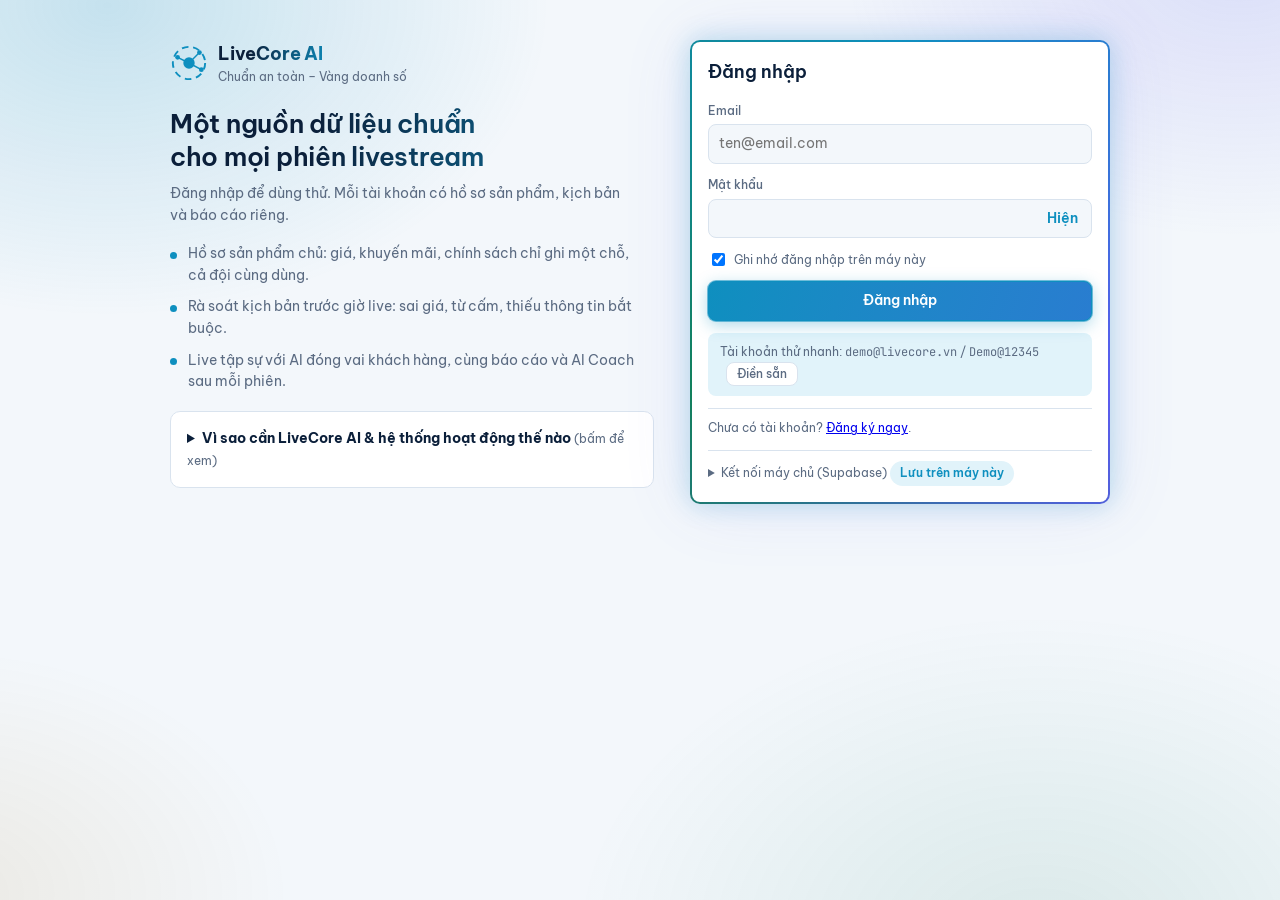
<file: login.html>
<!doctype html>
<html lang="vi">
<head>
<meta charset="utf-8">
<meta name="viewport" content="width=device-width, initial-scale=1">
<title>Đăng nhập · LiveCore AI</title>
<link rel="preconnect" href="https://fonts.googleapis.com">
<link rel="preconnect" href="https://fonts.gstatic.com" crossorigin>
<link rel="stylesheet" href="https://fonts.googleapis.com/css2?family=Be+Vietnam+Pro:wght@400;500;600;700&family=JetBrains+Mono:wght@400;600&display=swap">
<link rel="stylesheet" href="styles.css">
</head>
<body>
<div id="auth" class="auth">
  <div class="auth-pitch">
    <div class="brand">
      <svg viewBox="0 0 40 40" aria-hidden="true" style="width:38px;height:38px"><circle cx="20" cy="20" r="17" fill="none" stroke="var(--accent)" stroke-width="2"/><circle cx="20" cy="20" r="6" fill="var(--accent)"/><circle cx="8" cy="14" r="2.5" fill="var(--accent)"/><circle cx="31" cy="9" r="2.5" fill="var(--accent)"/><circle cx="33" cy="27" r="2.5" fill="var(--accent)"/><path d="M20 20L8 14M20 20L31 9M20 20L33 27" stroke="var(--accent)" stroke-width="1.5"/></svg>
      <div><b>LiveCore AI</b><span>Chuẩn an toàn – Vàng doanh số</span></div>
    </div>
    <h1>Một nguồn dữ liệu chuẩn cho mọi phiên livestream</h1>
    <p class="muted" style="max-width:52ch">Đăng nhập để dùng thử. Mỗi tài khoản có hồ sơ sản phẩm, kịch bản và báo cáo riêng.</p>
    <ul>
      <li>Hồ sơ sản phẩm chủ: giá, khuyến mãi, chính sách chỉ ghi một chỗ, cả đội cùng dùng.</li>
      <li>Rà soát kịch bản trước giờ live: sai giá, từ cấm, thiếu thông tin bắt buộc.</li>
      <li>Live tập sự với AI đóng vai khách hàng, cùng báo cáo và AI Coach sau mỗi phiên.</li>
    </ul>
    <details class="box" id="howBox" style="margin-top:18px">
      <summary style="cursor:pointer"><b>Vì sao cần LiveCore AI &amp; hệ thống hoạt động thế nào</b> <span class="muted small">(bấm để xem)</span></summary>
      <div class="stack" style="margin-top:12px">
        <p class="small" style="margin:0">Việt Nam có khoảng 2,5 triệu phiên livestream bán hàng mỗi tháng. Từ 01/7/2026, Luật Thương mại điện tử số 122/2025/QH15 (Điều 24) buộc người livestream không được cung cấp thông tin gian dối hoặc gây nhầm lẫn về công dụng, chất lượng, xuất xứ, giá cả — một câu nói sai có thể khiến streamer và nhãn hàng vướng trách nhiệm pháp lý như vụ "kẹo Kera" từng gây xôn xao. LiveCore AI giúp bạn nói đúng ngay từ đầu, thay vì phải sửa sai sau khi đã lên sóng.</p>
        <div class="ktiles" style="grid-template-columns:repeat(auto-fit,minmax(170px,1fr))">
          <div class="tile"><div class="small muted">1 · Đầu vào</div><b style="font-size:15px">Hồ sơ sản phẩm chủ</b><div class="small muted">Giá, khuyến mãi, chính sách, hỏi đáp — bạn khai một lần, cả đội dùng chung</div></div>
          <div class="tile"><div class="small muted">2 · Xử lý</div><b style="font-size:15px">Đối chiếu &amp; gắn mức tin cậy</b><div class="small muted">So khớp lời nói với hồ sơ và bộ quy tắc có trích dẫn văn bản luật</div></div>
          <div class="tile"><div class="small muted">3 · Đầu ra</div><b style="font-size:15px">Cảnh báo kèm nguồn</b><div class="small muted">Cảnh báo tức thì có căn cứ, câu nên nói thay thế, báo cáo sau live</div></div>
          <div class="tile"><div class="small muted">4 · Phản hồi</div><b style="font-size:15px">AI Coach học từ lịch sử</b><div class="small muted">Lỗi lặp lại qua các phiên được chỉ rõ, để phiên sau tốt hơn</div></div>
        </div>
        <p class="small muted" style="margin:0">Hệ thống xử lý theo 3 mức tin cậy, không coi mọi cảnh báo như nhau: <b>tự động cảnh báo</b> khi sai rõ ràng (giá, hạn khuyến mãi, cụm từ bị cấm) · <b>gợi ý xem lại</b> khi có thể gây hiểu nhầm nhưng cần bạn tự quyết · <b>từ chối đoán bừa</b> khi hồ sơ chưa có đủ thông tin — hệ thống nói rõ "hồ sơ chưa có thông tin này" thay vì bịa câu trả lời.</p>
      </div>
    </details>
  </div>
  <div class="box stack" id="authCard">
    <h2 style="margin:0 0 4px">Đăng nhập</h2>
    <form id="loginForm" class="stack" novalidate>
      <div class="fld"><label for="lg-email">Email</label><input type="email" id="lg-email" autocomplete="username" placeholder="ten@email.com"></div>
      <div class="fld"><label for="lg-pw">Mật khẩu</label><div class="pw"><input type="password" id="lg-pw" autocomplete="current-password"><button type="button" class="pwt" data-for="lg-pw" aria-label="Hiện hoặc ẩn mật khẩu">Hiện</button></div></div>
      <label class="row small muted" for="lg-remember" style="gap:6px"><input type="checkbox" id="lg-remember" checked> Ghi nhớ đăng nhập trên máy này</label>
      <div class="err" id="lg-err" role="alert"></div>
      <div class="small muted" id="cloudHint" hidden>Đã kết nối đám mây: đăng nhập bằng tài khoản đã đăng ký, dữ liệu sẽ theo bạn sang mọi máy.</div>
      <button class="btn primary" type="submit" id="lg-submit">Đăng nhập</button>
      <div class="hint">Tài khoản thử nhanh: <span class="mono">demo@livecore.vn</span> / <span class="mono">Demo@12345</span> <button type="button" class="btn" id="fillDemo" style="padding:2px 10px;margin-left:6px">Điền sẵn</button></div>
    </form>
    <div class="small muted" style="border-top:1px solid var(--line);padding-top:10px">Chưa có tài khoản? <a href="register.html">Đăng ký ngay</a>.</div>
    <details id="sbBox" class="small" style="border-top:1px solid var(--line);padding-top:10px">
      <summary class="muted" style="cursor:pointer">Kết nối máy chủ (Supabase) <span class="tag" id="sbState">Lưu trên máy này</span></summary>
      <div class="stack" style="margin-top:10px">
        <div id="sbFixed" class="muted" hidden>Bản này đã được nối sẵn với máy chủ của nhóm. Tài khoản đăng ký ở đây dùng được trên mọi máy.</div>
        <div id="sbForm" class="stack">
          <div class="muted">Không bắt buộc. Dán địa chỉ dự án và khóa công khai (anon hoặc publishable) từ Supabase để tài khoản và dữ liệu được lưu trên đám mây thay vì trong trình duyệt. Không bao giờ dán khóa service_role hay secret.</div>
          <div class="fld"><label for="sb-url">Project URL</label><input type="url" id="sb-url" placeholder="https://xxxx.supabase.co" autocomplete="off" spellcheck="false"></div>
          <div class="fld"><label for="sb-key">Khóa anon / publishable</label><input type="text" id="sb-key" autocomplete="off" spellcheck="false"></div>
          <div class="row"><button type="button" class="btn" id="sb-save">Lưu và kiểm tra</button><button type="button" class="btn" id="sb-clear">Xóa kết nối</button></div>
        </div>
        <div class="small muted" id="sb-msg" role="status"></div>
      </div>
    </details>
  </div>
</div>

<script src="shared.js"></script>
<script>
/* Nếu đã đăng nhập từ trước (còn phiên hợp lệ), chuyển thẳng vào app.html, không cần nhập lại. */
(function redirectIfLoggedIn(){
  const inSession=raw.get('lc_session','session'),inLocal=raw.get('lc_session');
  const ss=inSession||inLocal;
  if(ss&&users().find(x=>x.id===ss.uid)){location.href='app.html';return}
  if(sbCfg()&&(raw.get('lc_sbsess','session')||raw.get('lc_sbsess'))){location.href='app.html';return}
})();

ensureDemoUser().catch(()=>{});
wirePwToggles();
wireSbBox();
authMode();

$('#fillDemo').onclick=()=>{$('#lg-email').value='demo@livecore.vn';$('#lg-pw').value='Demo@12345';$('#lg-err').textContent=''};

$('#loginForm').addEventListener('submit',async e=>{
  e.preventDefault();
  const err=m=>{$('#lg-err').textContent=m};
  const g=loginGuard();
  if(Date.now()<g.lockUntil)return err(`Nhập sai nhiều lần. Thử lại sau ${Math.ceil((g.lockUntil-Date.now())/1000)} giây.`);
  const email=$('#lg-email').value.trim().toLowerCase(),pw=$('#lg-pw').value;
  if(!email||!pw)return err('Nhập email và mật khẩu.');
  const remember=$('#lg-remember').checked;
  const btn=$('#lg-submit');btn.disabled=true;
  try{
    const u=users().find(x=>x.email===email);
    if(!u&&sbCfg()){
      try{
        const ss=await sbSignIn(email,pw);
        setLoginGuard({fails:0,lockUntil:0});err('');$('#lg-pw').value='';
        /* Chỉ lưu phiên đăng nhập đám mây ở đây; app.html sẽ tự lấy hồ sơ và dữ liệu khi tải trang. */
        sbSess=ss;sbSess.remember=remember;saveSbSess();
        location.href='app.html';
      }catch(x){
        if(x&&x.code==='http'&&x.status===400){
          const n=g.fails+1;
          if(n>=5){setLoginGuard({fails:0,lockUntil:Date.now()+30000});return err('Nhập sai 5 lần. Đăng nhập tạm khóa 30 giây.')}
          setLoginGuard({fails:n,lockUntil:0});
        }
        err(sbMsg(x));
      }
      return;
    }
    const h=await hashPw(pw,u?u.salt:newSalt());
    if(!u||!safeEq(h,u.hash)){
      const n=g.fails+1;
      if(n>=5){setLoginGuard({fails:0,lockUntil:Date.now()+30000});return err('Nhập sai 5 lần. Đăng nhập tạm khóa 30 giây.')}
      setLoginGuard({fails:n,lockUntil:0});
      return err('Email hoặc mật khẩu chưa đúng.');
    }
    setLoginGuard({fails:0,lockUntil:0});err('');$('#lg-pw').value='';
    if(!PLANS[u.plan]){u.plan='basic';const all=users(),i=all.findIndex(x=>x.id===u.id);if(i>-1){all[i]=u;saveUsers(all)}}
    raw.del('lc_session');
    raw.set('lc_session',{uid:u.id},remember?'local':'session');
    location.href='app.html';
  }finally{btn.disabled=false}
});
</script>
</body>
</html>
</file>
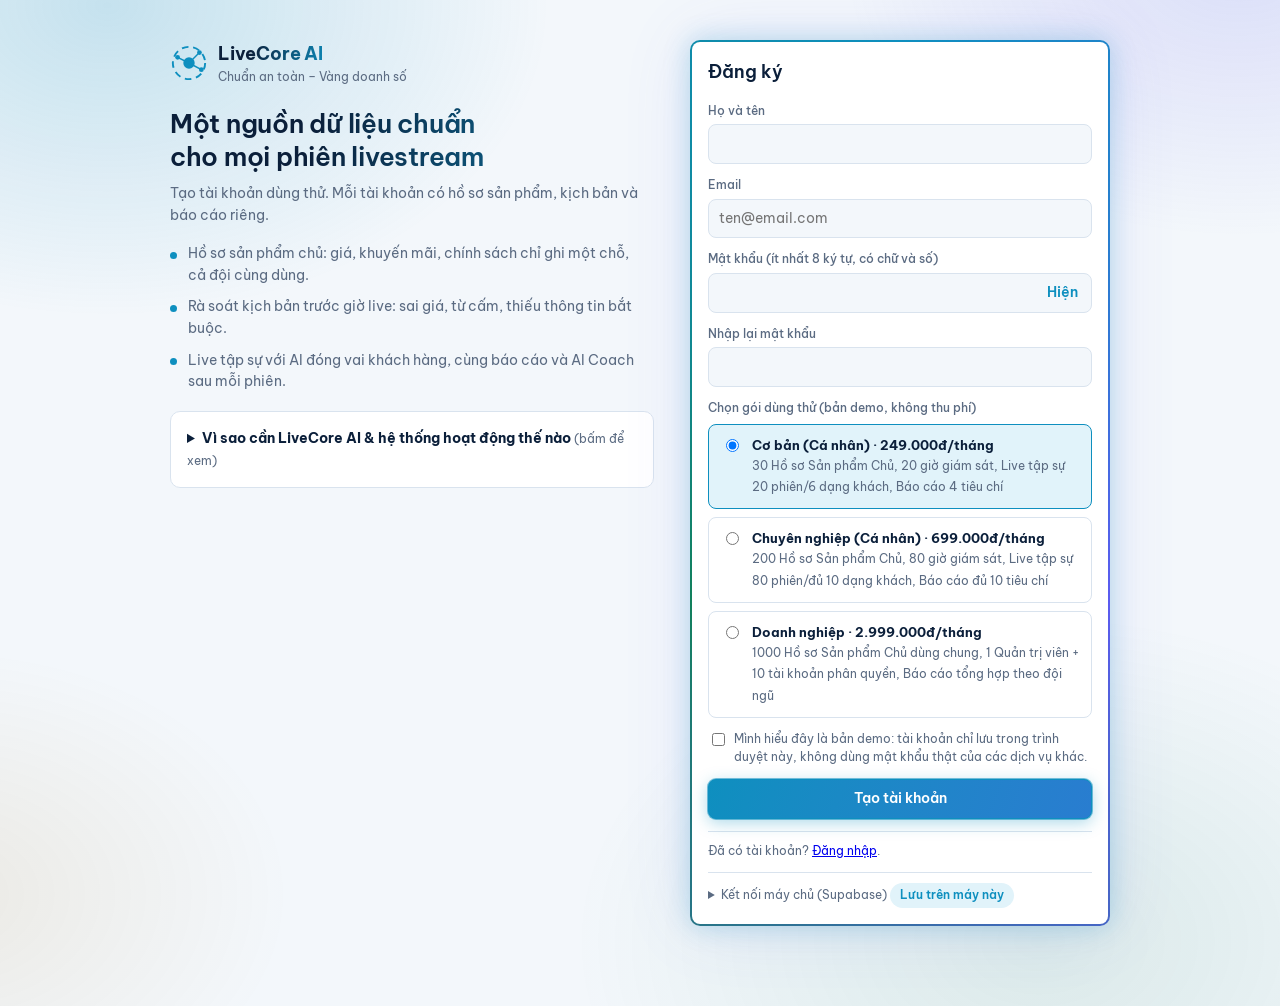
<file: register.html>
<!doctype html>
<html lang="vi">
<head>
<meta charset="utf-8">
<meta name="viewport" content="width=device-width, initial-scale=1">
<title>Đăng ký · LiveCore AI</title>
<link rel="preconnect" href="https://fonts.googleapis.com">
<link rel="preconnect" href="https://fonts.gstatic.com" crossorigin>
<link rel="stylesheet" href="https://fonts.googleapis.com/css2?family=Be+Vietnam+Pro:wght@400;500;600;700&family=JetBrains+Mono:wght@400;600&display=swap">
<link rel="stylesheet" href="styles.css">
</head>
<body>
<div id="auth" class="auth">
  <div class="auth-pitch">
    <div class="brand">
      <svg viewBox="0 0 40 40" aria-hidden="true" style="width:38px;height:38px"><circle cx="20" cy="20" r="17" fill="none" stroke="var(--accent)" stroke-width="2"/><circle cx="20" cy="20" r="6" fill="var(--accent)"/><circle cx="8" cy="14" r="2.5" fill="var(--accent)"/><circle cx="31" cy="9" r="2.5" fill="var(--accent)"/><circle cx="33" cy="27" r="2.5" fill="var(--accent)"/><path d="M20 20L8 14M20 20L31 9M20 20L33 27" stroke="var(--accent)" stroke-width="1.5"/></svg>
      <div><b>LiveCore AI</b><span>Chuẩn an toàn – Vàng doanh số</span></div>
    </div>
    <h1>Một nguồn dữ liệu chuẩn cho mọi phiên livestream</h1>
    <p class="muted" style="max-width:52ch">Tạo tài khoản dùng thử. Mỗi tài khoản có hồ sơ sản phẩm, kịch bản và báo cáo riêng.</p>
    <ul>
      <li>Hồ sơ sản phẩm chủ: giá, khuyến mãi, chính sách chỉ ghi một chỗ, cả đội cùng dùng.</li>
      <li>Rà soát kịch bản trước giờ live: sai giá, từ cấm, thiếu thông tin bắt buộc.</li>
      <li>Live tập sự với AI đóng vai khách hàng, cùng báo cáo và AI Coach sau mỗi phiên.</li>
    </ul>
    <details class="box" id="howBox" style="margin-top:18px">
      <summary style="cursor:pointer"><b>Vì sao cần LiveCore AI &amp; hệ thống hoạt động thế nào</b> <span class="muted small">(bấm để xem)</span></summary>
      <div class="stack" style="margin-top:12px">
        <p class="small" style="margin:0">Việt Nam có khoảng 2,5 triệu phiên livestream bán hàng mỗi tháng. Từ 01/7/2026, Luật Thương mại điện tử số 122/2025/QH15 (Điều 24) buộc người livestream không được cung cấp thông tin gian dối hoặc gây nhầm lẫn về công dụng, chất lượng, xuất xứ, giá cả — một câu nói sai có thể khiến streamer và nhãn hàng vướng trách nhiệm pháp lý như vụ "kẹo Kera" từng gây xôn xao. LiveCore AI giúp bạn nói đúng ngay từ đầu, thay vì phải sửa sai sau khi đã lên sóng.</p>
        <div class="ktiles" style="grid-template-columns:repeat(auto-fit,minmax(170px,1fr))">
          <div class="tile"><div class="small muted">1 · Đầu vào</div><b style="font-size:15px">Hồ sơ sản phẩm chủ</b><div class="small muted">Giá, khuyến mãi, chính sách, hỏi đáp — bạn khai một lần, cả đội dùng chung</div></div>
          <div class="tile"><div class="small muted">2 · Xử lý</div><b style="font-size:15px">Đối chiếu &amp; gắn mức tin cậy</b><div class="small muted">So khớp lời nói với hồ sơ và bộ quy tắc có trích dẫn văn bản luật</div></div>
          <div class="tile"><div class="small muted">3 · Đầu ra</div><b style="font-size:15px">Cảnh báo kèm nguồn</b><div class="small muted">Cảnh báo tức thì có căn cứ, câu nên nói thay thế, báo cáo sau live</div></div>
          <div class="tile"><div class="small muted">4 · Phản hồi</div><b style="font-size:15px">AI Coach học từ lịch sử</b><div class="small muted">Lỗi lặp lại qua các phiên được chỉ rõ, để phiên sau tốt hơn</div></div>
        </div>
        <p class="small muted" style="margin:0">Hệ thống xử lý theo 3 mức tin cậy, không coi mọi cảnh báo như nhau: <b>tự động cảnh báo</b> khi sai rõ ràng (giá, hạn khuyến mãi, cụm từ bị cấm) · <b>gợi ý xem lại</b> khi có thể gây hiểu nhầm nhưng cần bạn tự quyết · <b>từ chối đoán bừa</b> khi hồ sơ chưa có đủ thông tin — hệ thống nói rõ "hồ sơ chưa có thông tin này" thay vì bịa câu trả lời.</p>
      </div>
    </details>
  </div>
  <div class="box stack" id="authCard">
    <h2 style="margin:0 0 4px">Đăng ký</h2>
    <form id="regForm" class="stack" novalidate>
      <div class="fld"><label for="rg-name">Họ và tên</label><input type="text" id="rg-name" autocomplete="name"></div>
      <div class="fld"><label for="rg-email">Email</label><input type="email" id="rg-email" autocomplete="email" placeholder="ten@email.com"></div>
      <div class="fld"><label for="rg-pw">Mật khẩu (ít nhất 8 ký tự, có chữ và số)</label><div class="pw"><input type="password" id="rg-pw" autocomplete="new-password"><button type="button" class="pwt" data-for="rg-pw" aria-label="Hiện hoặc ẩn mật khẩu">Hiện</button></div></div>
      <div class="fld"><label for="rg-pw2">Nhập lại mật khẩu</label><input type="password" id="rg-pw2" autocomplete="new-password"></div>
      <fieldset class="plans" style="border:0;padding:0;margin:0"><legend class="small muted" style="padding:0;margin-bottom:6px;font-weight:500">Chọn gói dùng thử (bản demo, không thu phí)</legend>
        <label class="plan" for="pl-basic"><input type="radio" name="plan" id="pl-basic" value="basic" checked><div><b>Cơ bản (Cá nhân) · 249.000đ/tháng</b><span>30 Hồ sơ Sản phẩm Chủ, 20 giờ giám sát, Live tập sự 20 phiên/6 dạng khách, Báo cáo 4 tiêu chí</span></div></label>
        <label class="plan" for="pl-pro"><input type="radio" name="plan" id="pl-pro" value="pro"><div><b>Chuyên nghiệp (Cá nhân) · 699.000đ/tháng</b><span>200 Hồ sơ Sản phẩm Chủ, 80 giờ giám sát, Live tập sự 80 phiên/đủ 10 dạng khách, Báo cáo đủ 10 tiêu chí</span></div></label>
        <label class="plan" for="pl-biz"><input type="radio" name="plan" id="pl-biz" value="business"><div><b>Doanh nghiệp · 2.999.000đ/tháng</b><span>1000 Hồ sơ Sản phẩm Chủ dùng chung, 1 Quản trị viên + 10 tài khoản phân quyền, Báo cáo tổng hợp theo đội ngũ</span></div></label>
      </fieldset>
      <div class="row small muted" style="gap:6px;flex-wrap:nowrap;align-items:flex-start"><input type="checkbox" id="rg-terms" style="margin-top:3px;flex:none"><label id="rg-terms-l" for="rg-terms">Mình hiểu đây là bản demo: tài khoản chỉ lưu trong trình duyệt này, không dùng mật khẩu thật của các dịch vụ khác.</label></div>
      <div class="err" id="rg-err" role="alert"></div><div class="okmsg" id="rg-ok" role="status"></div>
      <button class="btn primary" type="submit" id="rg-submit">Tạo tài khoản</button>
    </form>
    <div class="small muted" style="border-top:1px solid var(--line);padding-top:10px">Đã có tài khoản? <a href="login.html">Đăng nhập</a>.</div>
    <details id="sbBox" class="small" style="border-top:1px solid var(--line);padding-top:10px">
      <summary class="muted" style="cursor:pointer">Kết nối máy chủ (Supabase) <span class="tag" id="sbState">Lưu trên máy này</span></summary>
      <div class="stack" style="margin-top:10px">
        <div id="sbFixed" class="muted" hidden>Bản này đã được nối sẵn với máy chủ của nhóm. Tài khoản đăng ký ở đây dùng được trên mọi máy.</div>
        <div id="sbForm" class="stack">
          <div class="muted">Không bắt buộc. Dán địa chỉ dự án và khóa công khai (anon hoặc publishable) từ Supabase để tài khoản và dữ liệu được lưu trên đám mây thay vì trong trình duyệt. Không bao giờ dán khóa service_role hay secret.</div>
          <div class="fld"><label for="sb-url">Project URL</label><input type="url" id="sb-url" placeholder="https://xxxx.supabase.co" autocomplete="off" spellcheck="false"></div>
          <div class="fld"><label for="sb-key">Khóa anon / publishable</label><input type="text" id="sb-key" autocomplete="off" spellcheck="false"></div>
          <div class="row"><button type="button" class="btn" id="sb-save">Lưu và kiểm tra</button><button type="button" class="btn" id="sb-clear">Xóa kết nối</button></div>
        </div>
        <div class="small muted" id="sb-msg" role="status"></div>
      </div>
    </details>
  </div>
</div>

<script src="shared.js"></script>
<script>
/* Nếu đã đăng nhập từ trước (còn phiên hợp lệ), chuyển thẳng vào app.html. */
(function redirectIfLoggedIn(){
  const inSession=raw.get('lc_session','session'),inLocal=raw.get('lc_session');
  const ss=inSession||inLocal;
  if(ss&&users().find(x=>x.id===ss.uid)){location.href='app.html';return}
  if(sbCfg()&&(raw.get('lc_sbsess','session')||raw.get('lc_sbsess'))){location.href='app.html';return}
})();

wirePwToggles();
wireSbBox();
authMode();

$('#regForm').addEventListener('submit',async e=>{
  e.preventDefault();
  const err=m=>{$('#rg-err').textContent=m;$('#rg-ok').textContent=''};
  const name=$('#rg-name').value.trim(),email=$('#rg-email').value.trim().toLowerCase(),pw=$('#rg-pw').value,pw2=$('#rg-pw2').value;
  const plan=(document.querySelector('input[name=plan]:checked')||{}).value||'basic';
  if(name.length<2)return err('Nhập họ và tên (ít nhất 2 ký tự).');
  if(!validEmail(email))return err('Email chưa đúng định dạng, ví dụ ten@email.com.');
  if(!validPw(pw))return err(PW_MSG);
  if(pw!==pw2)return err('Hai mật khẩu chưa giống nhau.');
  if(!$('#rg-terms').checked)return err('Hãy tick xác nhận đã hiểu đây là bản demo.');
  if(!sbCfg()&&users().some(u=>u.email===email))return err('Email này đã có tài khoản. Hãy chuyển sang Đăng nhập.');
  err('');
  const btn=$('#rg-submit');btn.disabled=true;btn.textContent='Đang tạo…';
  try{
    if(sbCfg()){
      try{
        const ss=await sbSignUp(email,pw,name,plan);
        ['#rg-name','#rg-email','#rg-pw','#rg-pw2'].forEach(x=>$(x).value='');$('#rg-terms').checked=false;
        if(ss){
          /* Chỉ lưu phiên; app.html sẽ tự tạo hồ sơ và tải dữ liệu khi mở trang. */
          sbSess=ss;sbSess.remember=true;saveSbSess();
          location.href='app.html';
        }else{
          $('#rg-ok').textContent='Đã tạo tài khoản. Máy chủ yêu cầu xác nhận email: mở thư gửi tới '+email+' (kể cả thư rác), bấm liên kết xác nhận rồi quay lại trang Đăng nhập.';
        }
      }catch(x){err(sbMsg(x))}
      return;
    }
    const salt=newSalt();
    const u={id:'u'+Date.now().toString(36)+Math.random().toString(36).slice(2,6),name,email,plan,salt,hash:await hashPw(pw,salt),created:Date.now()};
    saveUsers([...users(),u]);
    ['#rg-name','#rg-email','#rg-pw','#rg-pw2'].forEach(x=>$(x).value='');$('#rg-terms').checked=false;
    raw.del('lc_session');
    raw.set('lc_session',{uid:u.id},true);
    location.href='app.html';
  }finally{btn.disabled=false;btn.textContent='Tạo tài khoản'}
});
</script>
</body>
</html>
</file>
<file: styles.css>
:root{
  --bg:#F3F7FB;--surface:#FFFFFF;--ink:#0B1F3A;--muted:#5B6B82;--line:#D9E3EE;
  --accent:#0E8FBF;--accent-ink:#FFFFFF;--accent-soft:#E1F3FA;
  --ok:#12805C;--ok-soft:#DDF3EA;--warn:#9A5600;--warn-soft:#FFF0D6;--bad:#B42318;--bad-soft:#FDE4E1;
  --vip:#5B5BF0;--vip-ink:#FFFFFF;--vip-soft:#EEF0FF;--gold:#A86A00;--gold-soft:#FFF6E4;--gold-line:#F2D49A;--shadow:0 1px 2px rgba(20,30,60,.06),0 6px 18px rgba(20,30,60,.05);
  --font:'Be Vietnam Pro',system-ui,-apple-system,'Segoe UI',sans-serif;
  --mono:'JetBrains Mono',ui-monospace,Menlo,Consolas,monospace;
}
@media (prefers-color-scheme:dark){
  :root:not([data-theme="light"]){
    --bg:#08121F;--surface:#0F1D2E;--ink:#E6EEF8;--muted:#93A4BA;--line:#22354D;
    --accent:#38BDE8;--accent-ink:#04212E;--accent-soft:#0E2C3E;
    --ok:#4ADE9F;--ok-soft:#0F2E24;--warn:#F5B95A;--warn-soft:#33260E;--bad:#FF8A7A;--bad-soft:#3A1512;
    --vip:#8B8DFF;--vip-ink:#0B0B2B;--vip-soft:#22244A;--gold:#F5B95A;--gold-soft:#33260E;--gold-line:#6B5220;--shadow:0 1px 2px rgba(0,0,0,.4);
  }
}
:root[data-theme="dark"]{
  --bg:#08121F;--surface:#0F1D2E;--ink:#E6EEF8;--muted:#93A4BA;--line:#22354D;
  --accent:#38BDE8;--accent-ink:#04212E;--accent-soft:#0E2C3E;
  --ok:#4ADE9F;--ok-soft:#0F2E24;--warn:#F5B95A;--warn-soft:#33260E;--bad:#FF8A7A;--bad-soft:#3A1512;
  --vip:#8B8DFF;--vip-ink:#0B0B2B;--vip-soft:#22244A;--gold:#F5B95A;--gold-soft:#33260E;--gold-line:#6B5220;--shadow:0 1px 2px rgba(0,0,0,.4);
}
*{box-sizing:border-box}
/* Ghi đè chủ ý: nhiều phần tử trong app (vd .stack) tự đặt display:flex, điều này vô tình
   thắng mặc định [hidden]{display:none} của trình duyệt vì cùng mức độ ưu tiên (cả hai đều
   là CSS tác giả/author một khi .stack được định nghĩa trong file này) — khiến thuộc tính/
   thuộc tính IDL "hidden" (el.hidden=true) không còn ẩn được phần tử nữa. Quy tắc này đặt
   lại đúng hành vi chuẩn cho MỌI phần tử có [hidden], bất kể class nào khác đi kèm. */
[hidden]{display:none!important}
body{background:var(--bg);color:var(--ink);font:400 14px/1.55 var(--font);padding-inline:16px;padding-block:0 40px}
.wrap{max-width:1080px;margin:0 auto}
h1,h2,h3,h4{margin:0;font-weight:600;text-wrap:balance}
h2{font-size:18px}h3{font-size:15px}
p{margin:0}
button,input,select,textarea{font:inherit;color:inherit}
:focus-visible{outline:2px solid var(--accent);outline-offset:2px}
.mono{font-family:var(--mono);font-variant-numeric:tabular-nums}
.muted{color:var(--muted)}
.small{font-size:12px}

/* header */
.top{display:flex;align-items:center;gap:12px;flex-wrap:wrap;padding-block:18px 10px}
.brand{display:flex;align-items:center;gap:10px;margin-right:auto}
.brand svg{width:34px;height:34px;flex:none}
.brand b{font-size:18px;letter-spacing:-.01em}
.brand span{display:block;font-size:12px;color:var(--muted)}
.tag{display:inline-flex;align-items:center;gap:6px;padding:3px 10px;border-radius:99px;background:var(--accent-soft);color:var(--accent);font-size:12px;font-weight:600}
.tag.ok{background:var(--ok-soft);color:var(--ok)}.tag.warn{background:var(--warn-soft);color:var(--warn)}.tag.bad{background:var(--bad-soft);color:var(--bad)}

/* tabs */
.tabs{display:flex;gap:4px;overflow-x:auto;border-bottom:1px solid var(--line);margin-bottom:18px;scrollbar-width:thin}
.tab{flex:none;padding:10px 14px;border:0;background:none;color:var(--muted);font-weight:500;cursor:pointer;border-bottom:2px solid transparent;margin-bottom:-1px;white-space:nowrap}
.tab[aria-selected="true"]{color:var(--ink);border-bottom-color:var(--accent);font-weight:600}
.tab .n{margin-left:6px;font-size:11px;background:var(--bad-soft);color:var(--bad);padding:1px 7px;border-radius:99px}
.panel[hidden]{display:none!important}

/* layout */
.grid2{display:grid;grid-template-columns:minmax(0,1fr) minmax(0,1fr);gap:18px}
.grid-side{display:grid;grid-template-columns:240px minmax(0,1fr);gap:18px}
.watchGrid{display:grid;grid-template-columns:minmax(0,1.3fr) minmax(0,1fr);gap:16px;align-items:start}
@media (max-width:820px){.grid2,.grid-side,.watchGrid{grid-template-columns:minmax(0,1fr)}}
.box{background:var(--surface);border:1px solid var(--line);border-radius:10px;padding:16px}
.box>h3+*{margin-top:10px}
.lead{max-width:68ch;color:var(--muted);margin-bottom:16px}
.row{display:flex;gap:8px;flex-wrap:wrap;align-items:center}
.stack{display:flex;flex-direction:column;gap:12px}

/* controls */
.btn{border:1px solid var(--line);background:var(--surface);padding:8px 14px;border-radius:8px;cursor:pointer;font-weight:500}
.btn:hover{border-color:var(--accent)}
.btn.primary{background:var(--accent);border-color:var(--accent);color:var(--accent-ink);font-weight:600}
.btn.primary:hover{filter:brightness(1.06)}
.btn:disabled{opacity:.5;cursor:not-allowed}
label.f{display:flex;flex-direction:column;gap:4px;font-size:12px;color:var(--muted);font-weight:500}
input[type=text],input[type=email],input[type=url],input[type=password],select,textarea{width:100%;border:1px solid var(--line);background:var(--bg);border-radius:8px;padding:8px 10px;color:var(--ink)}
textarea{resize:vertical;min-height:70px;line-height:1.5}
.plist{display:flex;flex-direction:column;gap:6px}
.pitem{text-align:left;border:1px solid var(--line);background:var(--surface);border-radius:8px;padding:10px 12px;cursor:pointer}
.pitem[aria-current="true"]{border-color:var(--accent);background:var(--accent-soft)}
.pitem b{display:block;font-size:13px}
.pitem span{font-size:12px;color:var(--muted)}

/* findings */
.score{display:flex;align-items:center;gap:14px}
.ring{width:72px;height:72px;flex:none}
.ring text{font:600 20px var(--font);fill:var(--ink)}
.find{border:1px solid var(--line);border-left-width:4px;border-radius:8px;padding:10px 12px;background:var(--surface)}
.find.bad{border-left-color:var(--bad)}.find.warn{border-left-color:var(--warn)}.find.ok{border-left-color:var(--ok)}
.find b{font-size:13px}
.find .fix{margin-top:4px;font-size:13px;color:var(--muted)}
.find .ref{margin-top:6px;font-size:11px;color:var(--muted);border-top:1px dashed var(--line);padding-top:5px}
.preview{white-space:pre-wrap;line-height:1.8;background:var(--bg);border:1px solid var(--line);border-radius:8px;padding:12px;max-height:280px;overflow:auto}
mark{border-radius:3px;padding:0 2px}
mark.bad{background:var(--bad-soft);color:var(--bad)}
mark.warn{background:var(--warn-soft);color:var(--warn)}
.chk{display:flex;gap:8px;align-items:flex-start;padding:6px 0;border-bottom:1px dashed var(--line)}
.chk:last-child{border:0}
.dot{width:18px;height:18px;border-radius:50%;flex:none;margin-top:2px;display:grid;place-items:center;font-size:11px;font-weight:700}
.dot.ok{background:var(--ok-soft);color:var(--ok)}.dot.no{background:var(--bad-soft);color:var(--bad)}

/* live room */
.feed{display:flex;flex-direction:column;gap:6px;max-height:360px;overflow:auto;padding-right:4px}
.cmt{display:flex;gap:10px;text-align:left;border:1px solid var(--line);background:var(--surface);border-radius:8px;padding:8px 10px;cursor:pointer;width:100%}
.cmt:hover,.cmt[aria-current="true"]{border-color:var(--accent)}
.cmt[aria-current="true"]{background:var(--accent-soft)}
.cmt .u{font-weight:600;font-size:12px;color:var(--muted)}
.cmt .pri{margin-left:auto;flex:none;align-self:flex-start}
.suggest{background:var(--accent-soft);border-radius:8px;padding:12px}
.suggest q{display:block;font-size:14px;quotes:none}

/* chat */
.chat{display:flex;flex-direction:column;gap:8px;height:340px;overflow:auto;padding:4px}
.msg{max-width:82%;padding:8px 12px;border-radius:12px;border:1px solid var(--line);background:var(--surface);white-space:pre-wrap}
.msg.me{align-self:flex-end;background:var(--accent);border-color:var(--accent);color:var(--accent-ink)}
.msg small{display:block;opacity:.7;font-size:11px;margin-bottom:2px}
.alert{align-self:flex-end;max-width:82%;font-size:12px;padding:6px 10px;border-radius:8px;background:var(--bad-soft);color:var(--bad)}

/* report */
.bars{display:flex;flex-direction:column;gap:12px}
.bar .h{display:flex;justify-content:space-between;font-size:13px;margin-bottom:4px}
.bar .t{height:8px;border-radius:99px;background:var(--line);overflow:hidden}
.bar .t i{display:block;height:100%;background:var(--accent);border-radius:99px}
.log{font-size:13px;display:flex;flex-direction:column;gap:6px;max-height:260px;overflow:auto}
.log div{display:flex;gap:8px}
.log time{color:var(--muted);flex:none}
.empty{color:var(--muted);padding:18px;text-align:center;border:1px dashed var(--line);border-radius:8px}
table{border-collapse:collapse;width:100%}
th,td{text-align:left;padding:8px 10px;border-bottom:1px solid var(--line);font-size:13px;vertical-align:top}
th{color:var(--muted);font-weight:500;font-size:12px}
.tscroll{overflow-x:auto}
@media (prefers-reduced-motion:no-preference){.bar .t i{transition:width .5s}}

/* auth + tài khoản */
.auth{max-width:940px;margin:0 auto;padding-block:32px;display:grid;grid-template-columns:minmax(0,1fr) minmax(0,420px);gap:36px;align-items:start}
@media (max-width:820px){.auth{grid-template-columns:minmax(0,1fr);gap:22px}}
.auth-pitch h1{font-size:26px;line-height:1.25;letter-spacing:-.01em;margin:22px 0 10px}
.auth-pitch ul{margin:16px 0 0;padding:0;list-style:none;display:flex;flex-direction:column;gap:10px}
.auth-pitch li{padding-left:18px;position:relative;color:var(--muted);max-width:52ch}
.auth-pitch li::before{content:'';position:absolute;left:0;top:.62em;width:7px;height:7px;border-radius:50%;background:var(--accent)}
.seg{display:grid;grid-template-columns:1fr 1fr;border:1px solid var(--line);border-radius:8px;padding:3px;background:var(--bg)}
.seg button{border:0;background:none;padding:8px;border-radius:6px;font-weight:500;color:var(--muted);cursor:pointer}
.seg button[aria-selected="true"]{background:var(--surface);color:var(--ink);font-weight:600;box-shadow:0 1px 2px rgba(0,0,0,.14)}
.fld{display:flex;flex-direction:column;gap:4px}
.fld>label{font-size:12px;color:var(--muted);font-weight:500}
.pw{position:relative}.pw input{padding-right:66px}
.pwt{position:absolute;right:4px;top:4px;bottom:4px;border:0;background:none;color:var(--accent);font-weight:600;cursor:pointer;padding:0 10px;border-radius:6px}
.err{color:var(--bad);font-size:13px}.err:empty{display:none}
.okmsg{color:var(--ok);font-size:13px}.okmsg:empty{display:none}
.plans{display:grid;gap:8px}
.plan{display:flex;gap:10px;align-items:flex-start;border:1px solid var(--line);border-radius:8px;padding:10px 12px;cursor:pointer;background:var(--surface)}
.plan:has(input:checked){border-color:var(--accent);background:var(--accent-soft)}
.plan input{margin-top:4px;flex:none}
.plan b{display:block;font-size:13px}.plan span{font-size:12px;color:var(--muted)}
.toast{position:fixed;left:16px;bottom:16px;max-width:min(420px,calc(100vw - 32px));background:var(--ink);color:var(--bg);padding:10px 14px;border-radius:10px;font-size:13px;line-height:1.45;box-shadow:var(--shadow);z-index:90}.toast[hidden]{display:none}
#sbBox summary{list-style:revert}
.hint{background:var(--accent-soft);border-radius:8px;padding:10px 12px;font-size:12px;color:var(--muted)}
.avatar{width:34px;height:34px;border-radius:50%;background:var(--accent);color:var(--accent-ink);display:grid;place-items:center;font-weight:700;flex:none}
.kv{display:grid;grid-template-columns:130px minmax(0,1fr);gap:6px 12px;font-size:13px}
.kv dt{color:var(--muted)}.kv dd{margin:0;word-break:break-word}
.btn.danger{border-color:var(--bad);color:var(--bad)}
.acct-nav{display:flex;gap:6px;flex-wrap:wrap;margin-bottom:18px}
.acct-nav button{border:1px solid var(--line);background:var(--surface);border-radius:99px;padding:6px 16px;font-weight:500;color:var(--muted);cursor:pointer}
.acct-nav button[aria-current="page"]{background:var(--vip);border-color:var(--vip);color:var(--vip-ink);font-weight:600}
.phead{display:flex;gap:16px;align-items:flex-end;justify-content:space-between;flex-wrap:wrap;margin-bottom:18px}
.phead h2{font-size:32px;letter-spacing:-.02em;line-height:1.15}
.cycle{display:flex;align-items:center;gap:4px;background:var(--surface);border:1px solid var(--line);border-radius:99px;padding:4px 4px 4px 14px;box-shadow:var(--shadow)}
.cycle>span{color:var(--muted);font-size:13px;margin-right:4px}
.cycle button{border:0;background:none;border-radius:99px;padding:6px 14px;font-weight:500;cursor:pointer;color:var(--ink)}
.cycle button[aria-pressed="true"]{background:var(--vip);color:var(--vip-ink);font-weight:600}
.cycle button:disabled{opacity:.45;cursor:not-allowed}
.cycle button{white-space:nowrap}@media (max-width:480px){.cycle>span{display:none}.cycle{padding-left:4px}.cycle button{padding:6px 10px}}
.chipwrap{display:flex;flex-wrap:wrap;gap:6px;max-height:118px;overflow-y:auto;padding:2px 2px 2px 0}
.chipwrap button{border:1px solid var(--line);background:var(--surface);border-radius:8px;padding:4px 10px;font-size:12.5px;font-weight:500;cursor:pointer;color:var(--ink);white-space:nowrap}
.chipwrap button[aria-pressed="true"]{background:var(--vip);color:var(--vip-ink);border-color:var(--vip);font-weight:600}
.chipwrap button:disabled{opacity:.45;cursor:not-allowed}
.camIconBtn{border:1px solid var(--line);background:var(--surface);border-radius:10px;width:36px;height:36px;display:inline-flex;align-items:center;justify-content:center;cursor:pointer;color:var(--ink);flex:none}
.camIconBtn[aria-pressed="true"]{background:var(--vip);color:var(--vip-ink);border-color:var(--vip)}
.camIconBtn:disabled{opacity:.45;cursor:not-allowed}
.camIconBtn.ok{border-color:var(--ok);color:var(--ok);background:var(--ok-soft)}
.camIconBtn.warn{border-color:var(--warn);color:var(--warn);background:var(--warn-soft)}
.camIconBtn.bad{border-color:var(--bad);color:var(--bad);background:var(--bad-soft)}
.save{background:var(--bad-soft);color:var(--bad);border-radius:99px;padding:1px 8px;font-size:11px;font-weight:600;margin-left:6px}
.pgrid{display:grid;grid-template-columns:repeat(4,minmax(0,1fr));gap:16px;align-items:stretch}
@media (max-width:1000px){.pgrid{grid-template-columns:repeat(2,minmax(0,1fr))}}
@media (max-width:560px){.pgrid{grid-template-columns:minmax(0,1fr)}}
.pcard{position:relative;display:flex;flex-direction:column;gap:14px;background:var(--surface);border:1px solid var(--line);border-radius:16px;padding:20px;box-shadow:var(--shadow)}
.pcard.current{background:var(--gold-soft);border-color:var(--gold-line)}
.ptop{display:flex;gap:12px;align-items:center}
.pico{width:52px;height:52px;border-radius:50%;background:var(--bg);display:grid;place-items:center;flex:none;color:var(--vip)}
.pcard.current .pico{color:var(--gold);background:var(--surface)}
.pico svg{width:24px;height:24px}
.ptop h3{font-size:16px}.ptop .s{font-size:12px;color:var(--muted)}
.pbadge{position:absolute;top:-10px;right:16px;box-shadow:0 0 0 3px var(--bg);font-size:11px;font-weight:600;border-radius:99px;padding:2px 10px;background:var(--bg);color:var(--muted)}
.pbadge.pop{background:var(--vip-soft);color:var(--vip)}
.pbadge.cur{background:var(--bad);color:#fff;border-radius:6px;letter-spacing:.04em}
.pprice{display:flex;align-items:baseline;gap:6px;flex-wrap:wrap}
.pprice b{font-size:24px;letter-spacing:-.02em;font-variant-numeric:tabular-nums}
.pprice span{font-size:13px;color:var(--muted)}
.pnote{font-size:12px;color:var(--muted);margin-top:-8px;min-height:34px}
.pfeat{list-style:none;margin:0;padding:0;display:flex;flex-direction:column;gap:9px;flex:1}
.pfeat li{display:flex;gap:9px;align-items:flex-start;font-size:13px;color:var(--muted)}
.pfeat svg{width:18px;height:18px;flex:none;margin-top:1px;color:var(--vip)}
.pcard.current .pfeat svg{color:var(--gold)}
.pcta{border:1px solid var(--line);background:var(--bg);color:var(--ink);border-radius:8px;padding:11px;font-weight:600;cursor:pointer;display:flex;gap:8px;align-items:center;justify-content:center}
.pcta.up{background:var(--vip);border-color:var(--vip);color:var(--vip-ink)}
.pcta.up:hover{filter:brightness(1.07)}
.pcard.current .pcta{background:transparent;border-color:var(--gold-line);color:var(--gold);cursor:default}
.pcta svg{width:16px;height:16px;flex:none}
#acctBody .btn.primary{background:var(--vip);border-color:var(--vip);color:var(--vip-ink)}
.confirm{display:flex;gap:12px;align-items:center;flex-wrap:wrap;background:var(--vip-soft);border-radius:12px;padding:12px 16px;margin-bottom:16px}
.banner{display:grid;grid-template-columns:auto minmax(0,1fr) auto;gap:20px;align-items:center;background:var(--vip-soft);border-radius:16px;padding:22px;margin-top:20px}
@media (max-width:820px){.banner{grid-template-columns:minmax(0,1fr)}}
.banner h3{font-size:20px;letter-spacing:-.01em}
.bico{width:76px;height:76px;border-radius:20px;background:var(--surface);display:grid;place-items:center;color:var(--vip)}
.bico svg{width:38px;height:38px}
.chips{display:flex;gap:8px;flex-wrap:wrap;margin-top:12px}
.chip{display:flex;gap:6px;align-items:center;background:var(--surface);border-radius:99px;padding:6px 12px;font-size:12px;font-weight:500}
.chip svg{width:16px;height:16px;color:var(--vip)}
.linkbtn{background:none;border:0;color:var(--vip);font-weight:500;cursor:pointer;padding:4px 0;text-align:left}
.cmp{margin-top:16px}
.cmp td:first-child{color:var(--muted)}
.cmp th.cur,.cmp td.cur{background:var(--gold-soft)}
.gate{display:inline-flex;gap:6px;align-items:center}
.sr{position:absolute;width:1px;height:1px;overflow:hidden;clip:rect(0 0 0 0);white-space:nowrap}
.ktiles{display:grid;grid-template-columns:repeat(4,minmax(0,1fr));gap:12px}
@media (max-width:820px){.ktiles{grid-template-columns:repeat(2,minmax(0,1fr))}}
.tile{background:var(--surface);border:1px solid var(--line);border-radius:12px;padding:14px 16px;display:flex;flex-direction:column;gap:2px}
.tile b{font-size:26px;letter-spacing:-.02em;line-height:1.2}
.ktable{width:100%;border-collapse:collapse;font-size:13px}
.ktable th{text-align:left;font-weight:600;color:var(--muted);font-size:12px;padding:10px 12px;border-bottom:1px solid var(--line);white-space:nowrap}
.ktable td{padding:10px 12px;border-bottom:1px solid var(--line);vertical-align:middle}
.ktable tbody tr:last-child td{border-bottom:0}
.ktable .btn,.ktable .tag{white-space:nowrap}
.ktable tr[aria-selected="true"]{background:var(--accent-soft)}
.ktable tr.clk{cursor:pointer}.ktable tr.clk:hover{background:var(--accent-soft)}
.tl{display:flex;flex-direction:column;gap:10px}
.tli{display:grid;grid-template-columns:52px 20px minmax(0,1fr);gap:10px;align-items:start;padding:10px 12px;border:1px solid var(--line);border-radius:10px;background:var(--surface)}
.tli.bad{border-color:color-mix(in srgb,var(--bad) 45%,var(--line))}.tli.warn{border-color:color-mix(in srgb,var(--warn) 45%,var(--line))}
.tli time{color:var(--muted);font-size:12px;padding-top:2px}
.dot.warnd{background:var(--warn-soft);color:var(--warn)}
mark.bad{background:var(--bad-soft);color:var(--bad)}mark.warn{background:var(--warn-soft);color:var(--warn)}
.kchart{position:relative}.kchart svg{width:100%;height:auto;display:block}
.kchart .hit:focus{outline:2px solid var(--accent);outline-offset:-2px}
.kchart .hit:hover{fill:var(--accent-soft);fill-opacity:.5}
.ktip{position:absolute;pointer-events:none;background:var(--surface);border:1px solid var(--line);border-radius:8px;padding:8px 10px;box-shadow:var(--shadow);z-index:2;white-space:nowrap}
.ktip b{font-size:15px}
h4{margin:0;font-size:13px;font-weight:600;color:var(--muted)}

/* ===== Giao diện động ===== */
body::before{content:'';position:fixed;inset:-15%;z-index:-1;pointer-events:none;
  background:
    radial-gradient(38% 38% at 18% 12%,color-mix(in srgb,var(--accent) 20%,transparent),transparent 70%),
    radial-gradient(34% 34% at 86% 8%,color-mix(in srgb,var(--vip) 16%,transparent),transparent 70%),
    radial-gradient(40% 40% at 74% 92%,color-mix(in srgb,var(--ok) 11%,transparent),transparent 70%),
    radial-gradient(30% 30% at 8% 88%,color-mix(in srgb,var(--gold) 9%,transparent),transparent 70%)}
.auth-pitch h1,.phead h2,.brand b{background:linear-gradient(100deg,var(--ink) 15%,var(--accent) 55%,var(--vip) 90%);background-size:200% 100%;-webkit-background-clip:text;background-clip:text;color:transparent}
.btn.primary{position:relative;overflow:hidden;background-image:linear-gradient(110deg,var(--accent),color-mix(in srgb,var(--accent) 65%,var(--vip)))}
.btn.primary::after,.pcta.up::after{content:'';position:absolute;inset:0;background:linear-gradient(105deg,transparent 35%,rgba(255,255,255,.38) 50%,transparent 65%);transform:translateX(-130%);pointer-events:none}
.btn.primary:disabled::after{display:none}
.btn.primary:hover{box-shadow:0 8px 22px color-mix(in srgb,var(--accent) 38%,transparent)}
#acctBody .btn.primary,.pcta.up{position:relative;overflow:hidden}
#acctBody .btn.primary:hover,.pcta.up:hover{box-shadow:0 8px 22px color-mix(in srgb,var(--vip) 40%,transparent)}
.tab{position:relative}
.tab[aria-selected="true"]{border-bottom-color:transparent}
.tab::after{content:'';position:absolute;left:0;right:0;bottom:-1px;height:2px;border-radius:2px;background:linear-gradient(90deg,var(--accent),var(--vip));transform:scaleX(0)}
.tab[aria-selected="true"]::after{transform:scaleX(1)}
.tab .rdot,.livebadge::before{width:8px;height:8px;border-radius:50%;background:var(--bad);display:inline-block}
.tab .rdot{margin-left:6px}
.livebadge{display:inline-flex;align-items:center;gap:6px;background:var(--bad-soft);color:var(--bad);font-weight:700;font-size:11px;letter-spacing:.09em;padding:4px 10px;border-radius:99px}
.livebadge::before{content:''}
.box.live{border-color:var(--bad)}
.eq{display:inline-flex;align-items:flex-end;gap:2px;height:16px;vertical-align:middle}
.eq i{width:3px;height:4px;border-radius:2px;background:var(--muted);opacity:.5}
.eq.on i{background:var(--ok);opacity:1;height:12px}
.typing{display:inline-flex;gap:4px;align-items:center;height:1em}
.typing i{width:6px;height:6px;border-radius:50%;background:var(--muted);opacity:.6}
.camwrap{position:relative;width:220px;max-width:100%;border-radius:14px;overflow:hidden;background:#0b0f14}
.camvid{display:block;width:100%;aspect-ratio:4/3;object-fit:cover;transform:scaleX(-1);background:#0b0f14}
.camwrap .livebadge{position:absolute;left:8px;top:8px}
.scrwrap{position:relative;width:100%;border-radius:14px;overflow:hidden;background:#0b0f14}
.scrvid{display:block;width:100%;aspect-ratio:16/9;object-fit:contain;background:#0b0f14}
.pcard:not(.current):hover{border-color:var(--vip)}
.pcard.current{box-shadow:0 0 0 1px var(--gold-line),0 10px 30px color-mix(in srgb,var(--gold) 20%,transparent)}
.tile:hover,.pcard:hover,.pitem:hover{box-shadow:0 10px 26px color-mix(in srgb,var(--accent) 16%,transparent)}
.cf{position:fixed;left:var(--x);top:var(--y);width:8px;height:12px;border-radius:2px;pointer-events:none;z-index:99}
.cf.c0{background:var(--accent)}.cf.c1{background:var(--vip)}.cf.c2{background:var(--ok)}.cf.c3{background:var(--warn)}.cf.c4{background:var(--bad)}

@media (prefers-reduced-motion:no-preference){
  body::before{animation:drift 28s ease-in-out infinite alternate}
  .auth-pitch h1,.phead h2,.brand b{animation:gradmove 9s ease-in-out infinite alternate}
  .tab::after{transition:transform .35s cubic-bezier(.2,.8,.2,1)}
  .tab{transition:color .2s}
  .btn{transition:transform .15s,box-shadow .25s,border-color .2s,filter .2s}
  .btn:not(:disabled):hover{transform:translateY(-1px)}
  .btn:not(:disabled):active{transform:translateY(0) scale(.97)}
  .btn.primary:hover::after,.pcta.up:hover::after{transform:translateX(130%);transition:transform .7s}
  .pcta.up::after{animation:shimmer 3.6s ease-in-out 1.2s infinite}
  .box,.tile,.pcard,.pitem,.cmt,.find{transition:transform .25s cubic-bezier(.2,.8,.2,1),box-shadow .3s,border-color .2s,background-color .2s}
  .tile:hover,.pcard:hover,.pitem:hover,.cmt:hover{transform:translateY(-3px)}
  .box:hover{box-shadow:var(--shadow)}
  .panel:not([hidden]){animation:panelin .4s cubic-bezier(.2,.8,.2,1)}
  .panel:not([hidden]) :is(.grid2,.grid-side,.pgrid,.ktiles)>*,.panel:not([hidden]) .phead,.auth>*{animation:rise .55s cubic-bezier(.2,.8,.2,1) backwards}
  :is(.grid2,.grid-side,.pgrid,.ktiles)>:nth-child(2){animation-delay:.07s!important}
  :is(.grid2,.grid-side,.pgrid,.ktiles)>:nth-child(3){animation-delay:.14s!important}
  :is(.grid2,.grid-side,.pgrid,.ktiles)>:nth-child(4){animation-delay:.21s!important}
  .auth>:nth-child(2){animation-delay:.12s!important}
  .auth-pitch li{animation:slidein .5s cubic-bezier(.2,.8,.2,1) backwards}
  .auth-pitch li:nth-child(1){animation-delay:.25s}.auth-pitch li:nth-child(2){animation-delay:.35s}.auth-pitch li:nth-child(3){animation-delay:.45s}.auth-pitch li:nth-child(4){animation-delay:.55s}
  .brand svg circle:first-child{stroke-dasharray:7 5;transform-box:fill-box;transform-origin:center;animation:spin 24s linear infinite}
  .brand svg circle:nth-child(2){transform-box:fill-box;transform-origin:center;animation:beat 2.4s ease-in-out infinite}
  .cmt.new{animation:slidein .45s cubic-bezier(.2,.8,.2,1)}
  .find,.alert,.msg{animation:pop .35s cubic-bezier(.2,.9,.3,1.2) backwards}
  .find.bad{animation:pop .35s cubic-bezier(.2,.9,.3,1.2) backwards,shake .5s .15s}
  .bar .t i{animation:grow .9s cubic-bezier(.2,.8,.2,1) backwards}
  .ring circle:nth-of-type(2){animation:ringfill 1.1s cubic-bezier(.2,.8,.2,1) backwards}
  .kchart path{transform-box:fill-box;transform-origin:bottom;animation:barup .7s cubic-bezier(.2,.8,.2,1) backwards;animation-delay:calc(var(--i,0)*60ms)}
  .livebadge::before,.tab .rdot{animation:ping 1.4s ease-out infinite}
  #tab-live .box.live{animation:livepulse 2.2s ease-in-out infinite}
  .eq.on i{animation:eq .9s ease-in-out infinite alternate}
  .eq.on i:nth-child(2){animation-delay:-.6s}.eq.on i:nth-child(3){animation-delay:-.3s}.eq.on i:nth-child(4){animation-delay:-.75s}.eq.on i:nth-child(5){animation-delay:-.45s}
  .typing i{animation:bounce 1s ease-in-out infinite}.typing i:nth-child(2){animation-delay:.15s}.typing i:nth-child(3){animation-delay:.3s}
  .pbadge.cur{animation:beat 2s ease-in-out infinite}
  .pbadge.pop{animation:float 3s ease-in-out infinite}
  .bico svg{animation:float 3.2s ease-in-out infinite}
  #acctBody .pcard.current{animation:rise .55s cubic-bezier(.2,.8,.2,1) backwards,glow 3s ease-in-out .6s infinite}
  .cf{animation:cf 1.4s cubic-bezier(.2,.7,.3,1) forwards}
}
@keyframes drift{to{transform:translate3d(-3%,2%,0) rotate(4deg) scale(1.06)}}
@keyframes gradmove{to{background-position:100% 0}}
@keyframes panelin{from{opacity:0;transform:translateY(10px)}}
@keyframes rise{from{opacity:0;transform:translateY(18px) scale(.98)}}
@keyframes slidein{from{opacity:0;transform:translateX(-16px)}}
@keyframes pop{from{opacity:0;transform:scale(.94) translateY(6px)}}
@keyframes shake{20%,60%{transform:translateX(-4px)}40%,80%{transform:translateX(4px)}}
@keyframes grow{from{width:0}}
@keyframes ringfill{from{stroke-dasharray:0 189}}
@keyframes barup{from{transform:scaleY(0)}}
@keyframes spin{to{transform:rotate(360deg)}}
@keyframes beat{50%{transform:scale(1.18)}}
@keyframes float{50%{transform:translateY(-4px)}}
@keyframes shimmer{0%,55%{transform:translateX(-130%)}100%{transform:translateX(130%)}}
@keyframes ping{0%{box-shadow:0 0 0 0 color-mix(in srgb,var(--bad) 60%,transparent)}80%,100%{box-shadow:0 0 0 8px transparent}}
@keyframes livepulse{50%{box-shadow:0 0 0 4px color-mix(in srgb,var(--bad) 18%,transparent)}}
@keyframes glow{50%{box-shadow:0 0 0 1px var(--gold-line),0 14px 38px color-mix(in srgb,var(--gold) 34%,transparent)}}
@keyframes eq{from{height:3px}to{height:16px}}
@keyframes bounce{40%{transform:translateY(-5px);opacity:1}}
@keyframes cf{35%{transform:translate(calc(var(--dx)*.6),-70px) rotate(calc(var(--r)*.5))}100%{transform:translate(var(--dx),240px) rotate(var(--r));opacity:0}}

/* ===== Sticker nền: hoa và ánh lấp lánh ===== */
#deco{position:fixed;inset:0;z-index:-1;pointer-events:none;overflow:hidden}
#deco .st{position:absolute;display:block;opacity:.15;--op:.15;will-change:transform,opacity}
#deco .st.sp{opacity:.3;filter:drop-shadow(0 0 5px currentColor)}
#deco .st.rg{opacity:.2}
@media (prefers-color-scheme:dark){:root:not([data-theme="light"]) #deco .st.fl,:root:not([data-theme="light"]) #deco .st.rg{opacity:.26;--op:.26}}
:root[data-theme="dark"] #deco .st.fl,:root[data-theme="dark"] #deco .st.rg{opacity:.26;--op:.26}
@media (max-width:640px){#deco .st.more{display:none}}
@media (prefers-reduced-motion:no-preference){
  #deco .st.fl{animation:swayFade var(--dur,14s) ease-in-out var(--del,0s) infinite}
  #deco .st.rg{animation:sway var(--dur,14s) ease-in-out var(--del,0s) infinite alternate}
  #deco .st.sp{animation:twinkle var(--dur,4s) ease-in-out var(--del,0s) infinite}
  #deco .st.dt{animation:bob var(--dur,9s) ease-in-out var(--del,0s) infinite alternate}
}
@keyframes sway{0%{transform:translate(0,0) rotate(0)}100%{transform:translate(var(--dx,20px),var(--dy,-26px)) rotate(var(--rot,40deg))}}
@keyframes swayFade{0%{transform:translate(0,0) rotate(0) scale(.72);opacity:0}18%{opacity:var(--op,.15)}50%{transform:translate(var(--dx,20px),var(--dy,-26px)) rotate(var(--rot,40deg)) scale(1);opacity:var(--op,.15)}82%{opacity:0}100%{transform:translate(0,0) rotate(0) scale(.72);opacity:0}}
@keyframes twinkle{0%,100%{opacity:.06;transform:scale(.55) rotate(0)}50%{opacity:.6;transform:scale(1.15) rotate(50deg)}}
@keyframes bob{to{transform:translateY(-18px)}}

/* ===== Viền phát sáng cho các mục quan trọng ===== */
@property --ang{syntax:'<angle>';inherits:false;initial-value:0deg}
/* viền chạy màu xoay quanh: thẻ gói hiện tại, gói nổi bật, khung đăng nhập */
#acctBody .pcard.current,#acctBody .pcard.featured,#authCard{border:2px solid transparent}
#acctBody .pcard.current{background:linear-gradient(var(--gold-soft),var(--gold-soft)) padding-box,conic-gradient(from var(--ang,0deg),var(--gold),#ffe6a3,var(--vip),#ffe6a3,var(--gold)) border-box;
  box-shadow:0 0 22px color-mix(in srgb,var(--gold) 38%,transparent),0 0 60px color-mix(in srgb,var(--gold) 16%,transparent)}
#acctBody .pcard.featured{background:linear-gradient(var(--surface),var(--surface)) padding-box,conic-gradient(from var(--ang,0deg),var(--vip),var(--accent),#c9c9ff,var(--accent),var(--vip)) border-box;
  box-shadow:0 0 20px color-mix(in srgb,var(--vip) 32%,transparent),0 0 54px color-mix(in srgb,var(--vip) 14%,transparent)}
#authCard{background:linear-gradient(var(--surface),var(--surface)) padding-box,conic-gradient(from var(--ang,0deg),var(--accent),var(--vip),var(--ok),var(--accent)) border-box;
  box-shadow:0 0 26px color-mix(in srgb,var(--accent) 26%,transparent),0 0 70px color-mix(in srgb,var(--vip) 12%,transparent)}
/* phát sáng tĩnh */
.find.bad{--gc:var(--bad)}.find.warn{--gc:var(--warn)}.find.ok{--gc:var(--ok)}
.find{box-shadow:0 0 0 1px color-mix(in srgb,var(--gc,transparent) 28%,transparent),0 0 14px color-mix(in srgb,var(--gc,transparent) 24%,transparent)}
.find.bad{box-shadow:0 0 0 1px color-mix(in srgb,var(--bad) 55%,transparent),0 0 20px color-mix(in srgb,var(--bad) 38%,transparent)}
.btn.primary{box-shadow:0 0 0 1px color-mix(in srgb,var(--accent) 55%,transparent),0 4px 16px color-mix(in srgb,var(--accent) 34%,transparent)}
#acctBody .btn.primary,.pcta.up{box-shadow:0 0 0 1px color-mix(in srgb,var(--vip) 55%,transparent),0 4px 18px color-mix(in srgb,var(--vip) 38%,transparent)}
.btn.primary:disabled{box-shadow:none}
.pitem[aria-current="true"],.cmt[aria-current="true"]{box-shadow:0 0 0 1px var(--accent),0 0 18px color-mix(in srgb,var(--accent) 38%,transparent)}
.box:has(>.score),#liveResult,.suggest{box-shadow:0 0 0 1px color-mix(in srgb,var(--accent) 50%,transparent),0 0 22px color-mix(in srgb,var(--accent) 26%,transparent)}
.banner{box-shadow:inset 0 0 0 1px color-mix(in srgb,var(--vip) 40%,transparent),0 0 32px color-mix(in srgb,var(--vip) 20%,transparent)}
.pbadge.cur{box-shadow:0 0 12px color-mix(in srgb,var(--bad) 70%,transparent)}
.tab[aria-selected="true"]::after{box-shadow:0 0 10px var(--accent),0 0 22px color-mix(in srgb,var(--vip) 60%,transparent)}
#tab-live .box.live{box-shadow:0 0 0 1px var(--bad),0 0 26px color-mix(in srgb,var(--bad) 34%,transparent)}
.livebadge{box-shadow:0 0 12px color-mix(in srgb,var(--bad) 45%,transparent)}
input:focus-visible,select:focus-visible,textarea:focus-visible{outline:none;border-color:var(--accent);box-shadow:0 0 0 3px color-mix(in srgb,var(--accent) 26%,transparent),0 0 18px color-mix(in srgb,var(--accent) 36%,transparent)}
@media (prefers-reduced-motion:no-preference){
  #acctBody .pcard.current{animation:rise .55s cubic-bezier(.2,.8,.2,1) backwards,glow 3s ease-in-out .6s infinite,spinang 6s linear infinite}
  #acctBody .pcard.featured{animation:rise .55s cubic-bezier(.2,.8,.2,1) backwards,spinang 7s linear infinite,glowv 3.4s ease-in-out infinite}
  #authCard{animation:spinang 8s linear infinite,glowa 3.6s ease-in-out infinite}
  .find.bad{animation:pop .35s cubic-bezier(.2,.9,.3,1.2) backwards,shake .5s .15s,gbad 2.4s ease-in-out .7s infinite}
  .box:has(>.score),#liveResult,.suggest,.banner{animation:gbreath 3.4s ease-in-out infinite}
  #tab-live .box.live{animation:livepulse 2.2s ease-in-out infinite}
  .btn.primary{animation:gbtn 3s ease-in-out infinite}
  .btn.primary:disabled{animation:none}
}
@keyframes spinang{to{--ang:360deg}}
@keyframes glowv{50%{box-shadow:0 0 30px color-mix(in srgb,var(--vip) 46%,transparent),0 0 74px color-mix(in srgb,var(--vip) 22%,transparent)}}
@keyframes glowa{50%{box-shadow:0 0 36px color-mix(in srgb,var(--accent) 40%,transparent),0 0 90px color-mix(in srgb,var(--vip) 20%,transparent)}}
@keyframes gbad{50%{box-shadow:0 0 0 1px color-mix(in srgb,var(--bad) 75%,transparent),0 0 30px color-mix(in srgb,var(--bad) 55%,transparent)}}
@keyframes gbreath{50%{box-shadow:0 0 0 1px color-mix(in srgb,var(--accent) 75%,transparent),0 0 34px color-mix(in srgb,var(--accent) 40%,transparent)}}
@keyframes gbtn{50%{box-shadow:0 0 0 1px color-mix(in srgb,var(--accent) 80%,transparent),0 6px 26px color-mix(in srgb,var(--accent) 55%,transparent)}}
@keyframes livepulse{50%{box-shadow:0 0 0 1px var(--bad),0 0 40px color-mix(in srgb,var(--bad) 52%,transparent)}}

.thumb{width:112px;display:flex;flex-direction:column;gap:4px;align-items:stretch;margin:0}
.thumb.add{border:1.5px dashed var(--line);border-radius:12px;min-height:96px;justify-content:center;align-items:center;text-align:center;padding:8px;color:var(--accent);font-weight:600;font-size:13px}
.thumbimg{border:1px solid var(--line);border-radius:10px;padding:0;background:#fff;cursor:zoom-in;overflow:hidden;height:84px}
.thumbimg img{width:100%;height:100%;object-fit:cover;display:block}
.lb{position:fixed;inset:0;background:rgba(10,15,30,.78);display:flex;flex-direction:column;gap:14px;align-items:center;justify-content:center;z-index:300;padding:16px}
.lb img{max-width:92vw;max-height:80vh;border-radius:10px;background:#fff}

.printonly{display:none}
@media print{
  :root:root:root{--bg:#fff;--surface:#fff;--ink:#0B1F3A;--muted:#5B6B82;--line:#D9E3EE;--accent:#0E8FBF;--accent-soft:#E1F3FA;--ok:#12805C;--ok-soft:#DDF3EA;--warn:#9A5600;--warn-soft:#FFF0D6;--bad:#B42318;--bad-soft:#FDE4E1;--shadow:none}
  body{background:#fff!important;padding:0;-webkit-print-color-adjust:exact;print-color-adjust:exact}
  #deco,.tabs,header.top,.noprint,.btn,#liveAlertsRow,.confirm,.cycle,#memBox,.hud,#onb{display:none!important}
  .printonly{display:block!important;margin-bottom:14px;padding-bottom:8px;border-bottom:2px solid var(--accent)}
  *{animation:none!important;transition:none!important;box-shadow:none!important}
  .box,.tile,.find,.tli,tr{break-inside:avoid}
  .box::before,.box::after{display:none!important}
  a{color:inherit;text-decoration:none}
}

.tp{max-height:260px;overflow:auto;display:flex;flex-direction:column;gap:4px;border:1px solid var(--line);border-radius:12px;padding:8px;background:var(--bg);position:relative}
.tp .tps{text-align:left;border:0;background:none;padding:6px 10px;border-radius:8px;cursor:pointer;color:var(--muted);line-height:1.5}
.tp .tps.done{opacity:.5;text-decoration:line-through}
.tp .tps.cur{background:var(--accent-soft);color:var(--ink);font-weight:600;box-shadow:inset 3px 0 0 var(--accent)}
.tp.big .tps{font-size:19px;line-height:1.55}
.hud[hidden]{display:none}
.hud{position:fixed;right:16px;bottom:16px;width:min(420px,calc(100vw - 32px));z-index:250;background:var(--surface);border:1px solid var(--line);border-radius:16px;padding:14px 16px;display:flex;flex-direction:column;gap:10px;box-shadow:0 10px 30px rgba(10,20,40,.25)}
.hud.alert{border-color:var(--bad);box-shadow:0 0 0 2px var(--bad-soft),0 10px 30px rgba(10,20,40,.25)}
.hud #hudBody{max-height:220px;overflow:auto;font-size:15px}
.hud.pip{position:static;width:auto;box-shadow:none}
.hud-h{display:flex;align-items:center;gap:8px;flex-wrap:wrap}
.hud-h .tag,.hud-h .livebadge{font-size:14px;padding:5px 12px}
.hud-h #hudClock{font-size:15px}
.hud .find{padding:12px 14px}
.hud .find b{font-size:16px}
.hud .find .mono{font-size:14px}
.hud .find .fix{font-size:15px;margin-top:6px}
.hud .find .ref{font-size:12px}

.onbl{display:grid;grid-template-columns:repeat(auto-fit,minmax(240px,1fr));gap:6px}
.onbi{display:flex;gap:8px;align-items:center;text-align:left;border:1px solid var(--line);background:var(--surface);border-radius:10px;padding:8px 10px;cursor:pointer}
.onbi.done{color:var(--muted);background:var(--bg)}
</file>
